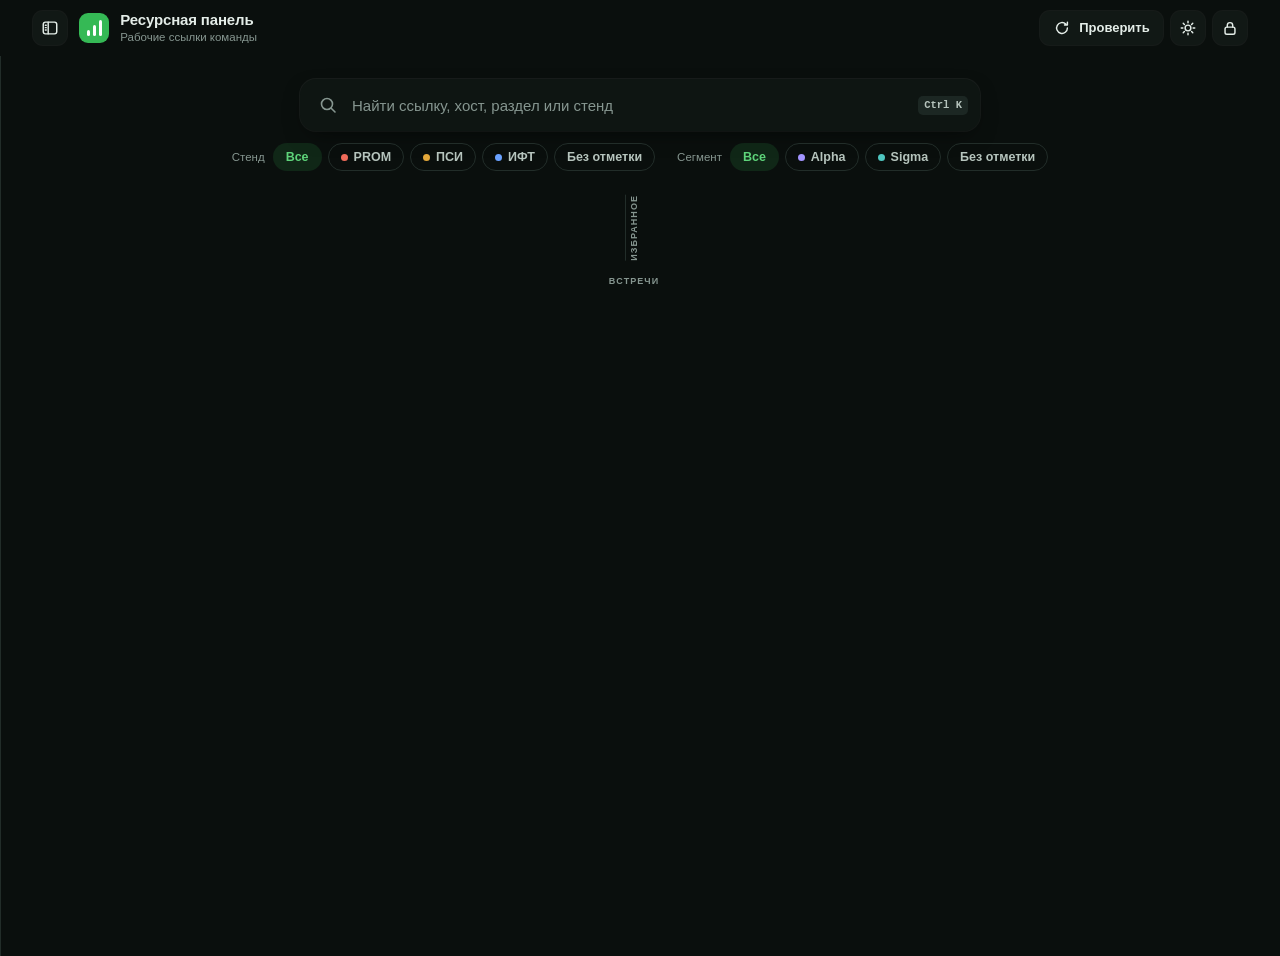
<file: panel-v8/index.html>
<!doctype html>
<html lang="ru" data-theme="dark">
<head>
<meta charset="utf-8">
<meta name="viewport" content="width=device-width, initial-scale=1">
<title>Ресурсная панель</title>
<link rel="icon" href="data:,">
<script>
  /* Тема до первой отрисовки — без вспышки */
  try { if (/light/.test(localStorage.getItem("rp_theme") || "")) document.documentElement.setAttribute("data-theme", "light"); } catch (e) {}
  /* Ошибка разбора links.js: запоминаем текст и строку для экрана ошибки (до загрузки panel.js) */
  window.addEventListener("error", function (e) {
    if (window.RP || !e || e.target !== window) return;
    if (/links\.js$/.test(e.filename || "") || !e.filename) window.RP_LOAD_ERROR = { message: e.message, line: e.lineno };
  });
</script>
<link rel="stylesheet" href="panel.css">
</head>
<body>
<!-- Шапка: бренд слева, справа — сводка доступности и служебные кнопки -->
<header class="top">
  <div class="lead">
    <button class="btn ic" id="gpBtn" type="button" aria-controls="gp"></button>
    <div class="brand">
      <span class="mark" aria-hidden="true"><i></i><i></i><i></i></span>
      <div><b>Ресурсная панель</b><small id="subt">Рабочие ссылки команды</small></div>
    </div>
  </div>
  <div class="acts">
    <div class="sum" id="sum" aria-live="polite"></div>
    <button class="btn" id="refresh" type="button" aria-label="Проверить доступность ссылок"><span id="refIc"></span><span class="bl">Проверить</span><span class="prog"></span></button>
    <button class="btn ic" id="theme" type="button"></button>
    <button class="btn ic" id="lock" type="button" aria-label="Администрирование" aria-haspopup="dialog"></button>
  </div>
</header>

<div class="shell">
<!-- Панель групп: переход к разделу, показ/скрытие разделов в указателе -->
<aside class="gp" id="gp" aria-label="Группы ссылок">
  <div class="gp-in">
    <div class="gp-ttl"><h2 id="gpTtl">Группы</h2><button class="btn ic" type="button" id="gpX" aria-label="Закрыть список групп"></button></div>
    <div class="gp-top">
      <label class="gs"><span id="gsIc"></span><span class="sr">Найти группу</span><input id="gq" type="search" autocomplete="off" spellcheck="false" placeholder="Найти группу"></label>
      <button class="gp-all" id="gpAll" type="button" hidden><span id="gaIc"></span><span>Показать все</span><em id="gaN"></em></button>
    </div>
    <ul class="gp-list" id="gpList"></ul>
    <p class="gp-hint">Клик — перейти к группе<br><kbd>Alt</kbd>+клик — только эта группа</p>
  </div>
</aside>
<div class="main">
<!-- Поиск: фильтрует всю страницу -->
<section class="hero" aria-label="Поиск">
  <div class="omni" id="omni">
    <span id="sIc"></span>
    <label for="q" class="sr">Поиск по ссылкам</label>
    <input id="q" type="search" autocomplete="off" spellcheck="false" placeholder="Найти ссылку, хост, раздел или стенд" role="combobox" aria-expanded="false" aria-controls="idx" aria-autocomplete="list">
    <span class="cnt" id="cnt"></span>
    <kbd id="kbdK">Ctrl K</kbd>
    <button class="clr" id="clr" type="button" aria-label="Очистить поиск"></button>
  </div>
  <div class="filters">
    <div class="fg" role="group" aria-label="Стенд" id="fEnv"><span>Стенд</span></div>
    <div class="fg" role="group" aria-label="Сегмент" id="fSeg"><span>Сегмент</span></div>
  </div>
</section>

<section class="favs" aria-labelledby="favCap">
  <h2 class="cap" id="favCap">Избранное</h2>
  <nav class="dock" id="dock" aria-label="Часто открываемые"></nav>
</section>

<section class="meets" aria-labelledby="meetCap">
  <h2 class="mcap" id="meetCap">Встречи</h2>
  <nav class="mlist" id="meets" aria-label="Встречи Jazz"></nav>
</section>

<main class="idx" id="idx" aria-label="Все ссылки"></main>
</div>
</div>
<div class="gtip glass" id="gtip" aria-hidden="true"></div>

<div class="tip glass" id="tip" role="tooltip" aria-hidden="true"></div>
<div class="scrim" id="scrim"></div>
<div class="modal glass" id="modal" role="dialog" aria-modal="true" aria-labelledby="mTitle"></div>
<aside class="drawer glass" id="drawer" role="dialog" aria-modal="true" aria-labelledby="dTitle"></aside>
<div class="toasts" id="toasts" aria-live="polite"></div>

<!-- Экран ошибки загрузки данных (links.js не найден или содержит ошибку) -->
<div class="rp-err" id="rp-error" role="alert" hidden></div>

<script src="links.js" onerror="window.RP_LINKS_MISSING = true"></script>
<script src="panel.js"></script>
</body>
</html>
</file>
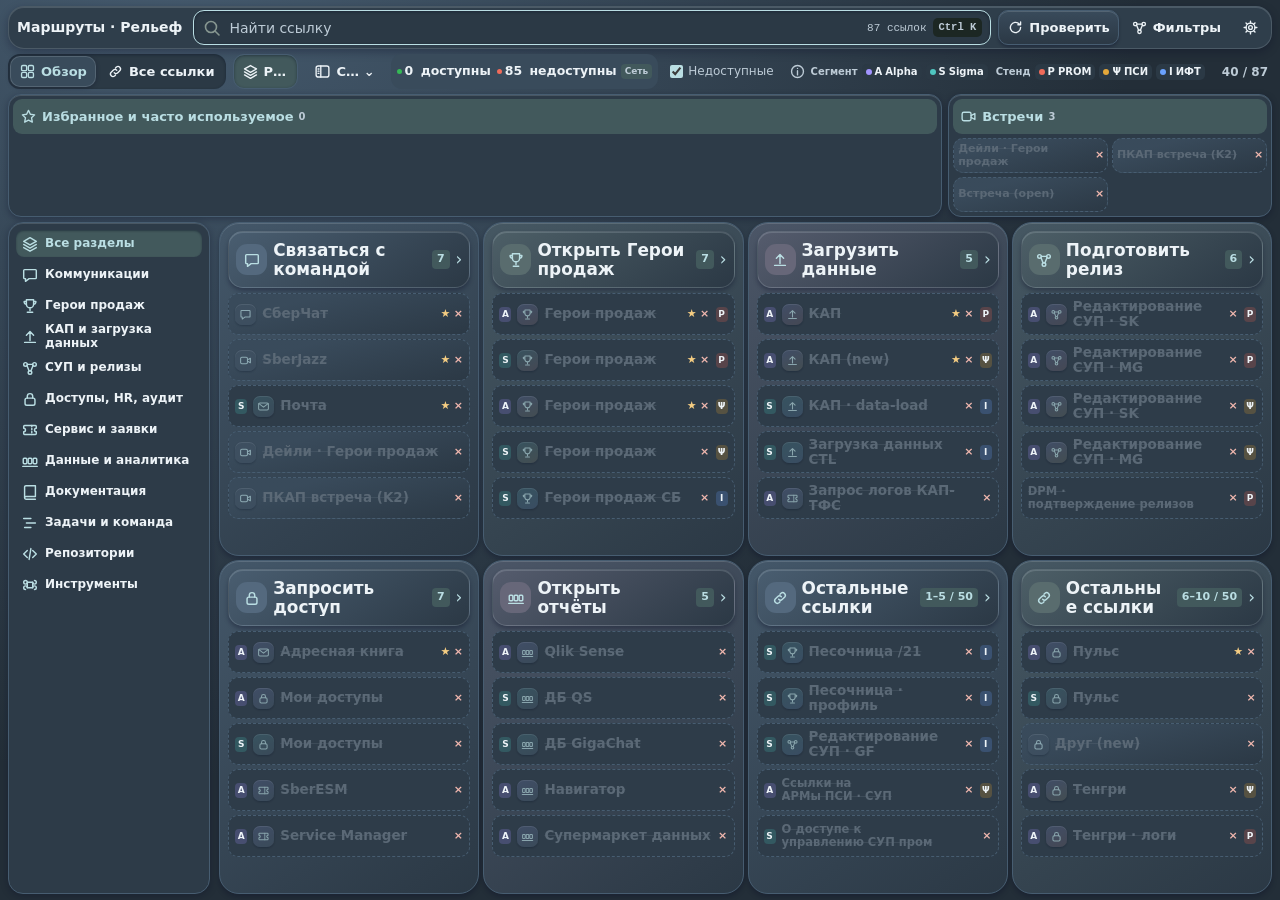
<file: release/index.html>
<!doctype html>
<html lang="ru" data-theme="light">
<head>
<meta charset="utf-8">
<meta name="viewport" content="width=device-width, initial-scale=1">
<title>Ресурсная панель</title>
<link rel="icon" href="data:,">
<script>
  window.addEventListener("error", function (event) {
    if (!window.RP && event.target === window && (/links\.js$/.test(event.filename || "") || !event.filename)) {
      window.RP_LOAD_ERROR = { message: event.message, line: event.lineno };
    }
  });
</script>
<link rel="stylesheet" href="panel.css">
<link rel="stylesheet" href="concepts.css">
<link rel="stylesheet" href="directions.css">
<link rel="stylesheet" href="variations.css">
<link rel="stylesheet" href="relief.css">
</head>
<body data-edition="production" class="prototype" data-concept="relief" data-variation data-marks="glaze">
<a class="skip-link" href="#catalog">К каталогу ссылок</a>
<div class="workspace">
  <header class="gallery">
    <h1 class="relief-brand">Маршруты · Рельеф</h1>
    <span id="subt" hidden></span>
    <button id="relief-switch" class="control preview-only" type="button" data-menu="relief" aria-haspopup="dialog" aria-label="Вариации Рельефа">
      <span data-icon="layers"></span><span id="relief-name" class="wide-label">Стиль</span><span class="relief-chevron" aria-hidden="true">⌄</span>
    </button>
    <div class="omni" id="omni">
      <span id="sIc"></span>
      <label for="q" class="sr">Поиск по ссылкам</label>
      <input id="q" type="search" autocomplete="off" spellcheck="false" placeholder="Найти ссылку" aria-controls="catalog">
      <span class="cnt" id="cnt"></span>
      <kbd id="kbdK">Ctrl K</kbd>
      <button class="clr" id="clr" type="button" aria-label="Очистить поиск"></button>
    </div>
    <div class="gallery-tools">
      <span id="check-slot"><button id="refresh" class="control" type="button" aria-label="Проверить доступность ссылок"><span id="refIc"></span><span class="wide-label">Проверить</span><span class="prog"></span></button></span>
      <button id="effects-button" class="control preview-only" type="button" data-menu="effects" aria-haspopup="dialog"
        aria-label="Эффекты" title="Эффекты"><span data-icon="sparkle"></span><span class="wide-label">Эффекты</span></button>
      <button id="filter-button" class="control" type="button" popovertarget="filter-panel" aria-controls="filter-panel" aria-expanded="false"
        aria-label="Фильтры"><span data-icon="params"></span><span class="wide-label">Фильтры</span><span id="filter-count"></span></button>
      <section id="filter-panel" popover aria-label="Фильтры">
        <div class="filters">
          <div class="fg" role="group" aria-label="Стенд" id="fEnv"><span>Стенд</span></div>
          <div class="fg" role="group" aria-label="Сегмент" id="fSeg"><span>Сегмент</span></div>
        </div>
        <div class="fg" role="group" aria-label="Доступность" id="fAvailability">
          <span>Доступность</span>
          <button class="chip" type="button" data-action="availability" data-id="all" aria-pressed="true">Все</button>
          <button class="chip" type="button" data-action="availability" data-id="up" aria-pressed="false">Доступные</button>
          <button class="chip" type="button" data-action="availability" data-id="down" aria-pressed="false">Недоступные</button>
        </div>
        <button type="button" class="control" data-action="reset">Сбросить поиск и фильтры</button>
      </section>
      <button class="control icon-button preview-only" type="button" data-menu="settings" aria-haspopup="dialog"
        aria-label="Настройки" title="Настройки"><span data-icon="gear"></span></button>
    </div>
  </header>
  <div class="catalog-bar">
    <nav id="views" aria-label="Подборки"></nav>
    <button id="sections-button" class="control" type="button" data-menu="sections" aria-haspopup="dialog" aria-label="Разделы">
      <span data-icon="layers"></span><span id="section-label" class="wide-label">Разделы</span>
    </button>
    <button id="scope" class="control" type="button" data-menu="scope" aria-haspopup="dialog" hidden>
      <span data-icon="panel"></span><span id="scope-label"></span><span aria-hidden="true">⌄</span>
    </button>
    <button id="health-view" class="control" type="button" data-action="view" data-id="health"
      aria-label="Доступность ссылок"><span id="health-readout"><span id="sum" class="sum" aria-live="polite"></span></span><span id="check-mode"></span></button>
    <div class="catalog-options">
      <label id="availability-toggle" title="Показывать недоступные ссылки">
        <input id="show-down" type="checkbox" checked aria-label="Показывать недоступные ссылки">
        <span class="down-label">Недоступные</span><span class="down-icon" aria-hidden="true">×</span>
      </label>
      <button id="contour-guide" class="control" type="button" data-menu="legend" aria-haspopup="dialog"
        aria-label="Цвета и маркировка" title="Цвета и маркировка">
        <span data-icon="info"></span><span class="wide-label legend-label">Цвета</span><span id="inline-contours" aria-hidden="true"></span>
      </button>
    </div>
    <nav class="catalog-pages" aria-label="Страницы каталога">
      <button id="previous-page" class="control icon-button" type="button" data-action="page" data-id="-1" aria-label="Предыдущая страница">‹</button>
      <output id="range" aria-live="polite"></output>
      <button id="next-page" class="control icon-button" type="button" data-action="page" data-id="1" aria-label="Следующая страница">›</button>
    </nav>
  </div>
  <div id="quick-shelf" class="quick-shelf" hidden aria-label="Быстрый доступ">
    <nav id="quick-favorite" class="quick-group" aria-label="Избранное и часто используемое"></nav>
    <nav id="quick-meetings" class="quick-group" aria-label="Встречи"></nav>
  </div>
  <main id="catalog" tabindex="-1" aria-label="Каталог ссылок">
    <nav id="section-rail" aria-label="Разделы" hidden></nav>
    <section id="board" aria-label="Ссылки и разделы">
      <div id="board-mast" hidden></div>
      <div id="board-body"><div id="board-grid"></div></div>
    </section>
  </main>
</div>
<div id="menu" class="menu-sheet" role="dialog" aria-modal="true" aria-labelledby="menu-title">
  <header class="menu-header">
    <button id="settings-back" class="control icon-button" type="button" data-menu="settings" aria-label="Назад к настройкам" hidden>‹</button>
    <h2 id="menu-title"></h2>
    <button id="menu-close" class="control icon-button" type="button" data-action="close-menu" aria-label="Закрыть меню">×</button>
  </header>
  <p id="legend-hint" hidden></p>
  <div id="menu-main">
    <div id="menu-grid"></div>
    <section id="legend-panel" hidden aria-label="Цвета и маркировка">
      <div id="legend-colors"></div>
      <div class="marking-options">
        <label class="control"><input id="contour-codes" type="checkbox"> Коды на кнопках</label>
        <label class="control"><input id="contour-edges" type="checkbox"> Цветная кромка</label>
      </div>
      <p class="legend-status">✓ Доступна · × Недоступна · ◆ Инструмент · – Без проверки · ★ Закреплена</p>
    </section>
    <section id="effects-panel" hidden aria-label="Эффекты кнопок">
      <div id="effect-options" class="effect-options" role="group" aria-label="Выбор эффекта"></div>
      <div class="effect-stage">
        <button id="effect-demo" class="choice" type="button" data-action="replay-effect" data-effect-target
          aria-describedby="effect-hint">
          <span class="choice-icon" data-icon="sparkle"></span><span class="choice-name">Попробовать эффект</span>
        </button>
        <p id="effect-hint" aria-live="polite"></p>
      </div>
    </section>
    <section id="settings-panel" hidden aria-label="Настройки">
      <div class="settings-buttons">
        <button id="theme" class="control icon-button" type="button"></button>
        <button id="lock" class="control icon-button" type="button" aria-label="Администрирование" aria-haspopup="dialog"></button>
        <button id="resetUses" class="control icon-button" type="button" aria-label="Сбросить счётчики открытий"></button>
      </div>
      <label class="sort-control" for="sort">Порядок
        <select id="sort">
          <option value="source">Как в каталоге</option><option value="alpha">По названию</option><option value="usage">По частоте</option>
        </select>
      </label>
      <div class="settings-buttons">
        <button class="control" type="button" data-menu="groups">Видимые разделы</button>
        <a class="control preview-only" href="index.html">Текущий релиз ↗</a>
      </div>
      <label class="preview-only"><input id="live" type="checkbox"> Проверять реальные адреса</label>
      <span id="data-mode"></span><span id="ver" class="production-only"></span>
    </section>
  </div>
  <nav class="menu-pages" aria-label="Страницы меню" hidden>
    <button id="menu-previous" class="control icon-button" type="button" data-action="menu-page" data-id="-1" aria-label="Предыдущая страница меню">‹</button>
    <output id="menu-range" aria-live="polite"></output>
    <button id="menu-next" class="control icon-button" type="button" data-action="menu-page" data-id="1" aria-label="Следующая страница меню">›</button>
  </nav>
</div>
<div class="release-engine" aria-hidden="true" inert>
  <button id="gpBtn" type="button" aria-controls="gp"></button>
  <aside class="gp" id="gp" aria-label="Группы ссылок">
  <div class="gp-in">
    <div class="gp-ttl"><h2 id="gpTtl">Группы</h2><button class="btn ic" type="button" id="gpX" aria-label="Закрыть список групп"></button></div>
    <div class="gp-top">
      <label class="gs"><span id="gsIc"></span><span class="sr">Найти группу</span><input id="gq" type="search" autocomplete="off" spellcheck="false" placeholder="Найти группу"></label>
      <button class="gp-all" id="gpAll" type="button" hidden><span id="gaIc"></span><span>Показать все</span><em id="gaN"></em></button>
    </div>
    <ul class="gp-list" id="gpList"></ul>
    <p class="gp-hint">Клик — перейти к группе<br><kbd>Alt</kbd>+клик — только эта группа</p>
  </div>
</aside>
<section class="favs" aria-labelledby="favCap">
  <h2 class="cap" id="favCap">Избранное</h2>
  <nav class="dock" id="dock" aria-label="Часто открываемые"></nav>
</section>

<section class="meets" aria-labelledby="meetCap">
  <h2 class="mcap" id="meetCap">Встречи</h2>
  <nav class="mlist" id="meets" aria-label="Встречи Jazz"></nav>
</section>

<div class="idx" id="idx"></div>

</div>
<div class="gtip glass" id="gtip" aria-hidden="true"></div>

<div class="tip glass" id="tip" role="tooltip" aria-hidden="true"></div>
<div class="scrim" id="scrim"></div>
<div class="modal glass" id="modal" role="dialog" aria-modal="true" aria-labelledby="mTitle"></div>
<aside class="drawer glass" id="drawer" role="dialog" aria-modal="true" aria-labelledby="dTitle"></aside>
<div class="toasts" id="toasts" aria-live="polite"></div>

<section id="admin-settings" class="production-only" hidden aria-label="Настройки панели">
  <nav class="preference-nav" aria-label="Подразделы настроек">
    <button class="control" type="button" data-preference="appearance">Оформление</button>
    <button class="control" type="button" data-preference="effects">Эффекты</button>
    <button class="control" type="button" data-preference="markings">Маркировка</button>
    <button class="control" type="button" data-preference="general">Тема и порядок</button>
    <button class="control" type="button" data-preference="sections">Видимые разделы</button>
  </nav>
  <div data-preference-pane="appearance">
    <div id="pref-palettes" class="preference-grid" role="group" aria-label="Цветовые палитры"></div>
  </div>
  <div data-preference-pane="effects" hidden></div>
  <div data-preference-pane="markings" hidden>
    <div id="pref-legend" aria-label="Цвета сегментов и стендов"></div>
    <p class="preference-hint">Слева на карточке указан сегмент, справа — стенд.</p>
  </div>
  <div data-preference-pane="general" class="preference-general" hidden>
    <div class="preference-theme" role="group" aria-label="Тема панели">
      <span>Тема</span>
      <button class="control" type="button" data-action="theme" data-id="light"><span data-icon="sun"></span> Светлая</button>
      <button class="control" type="button" data-action="theme" data-id="dark"><span data-icon="moon"></span> Тёмная</button>
    </div>
    <div class="preference-meta"></div>
  </div>
  <div data-preference-pane="sections" hidden>
    <p class="preference-hint">Отмеченные разделы видны в обзоре и меню разделов.</p>
    <div id="pref-sections" class="preference-grid" role="group" aria-label="Видимость разделов"></div>
  </div>
</section>

<!-- Экран ошибки загрузки данных (links.js не найден или содержит ошибку) -->
<div class="rp-err" id="rp-error" role="alert" hidden></div>


<script src="links.js" onerror="window.RP_LINKS_MISSING = true"></script>
<script src="version.js"></script>
<script src="panel.js"></script>
<script src="concepts.js"></script>
<script src="editor-pages.js"></script>
</body>
</html>
</file>
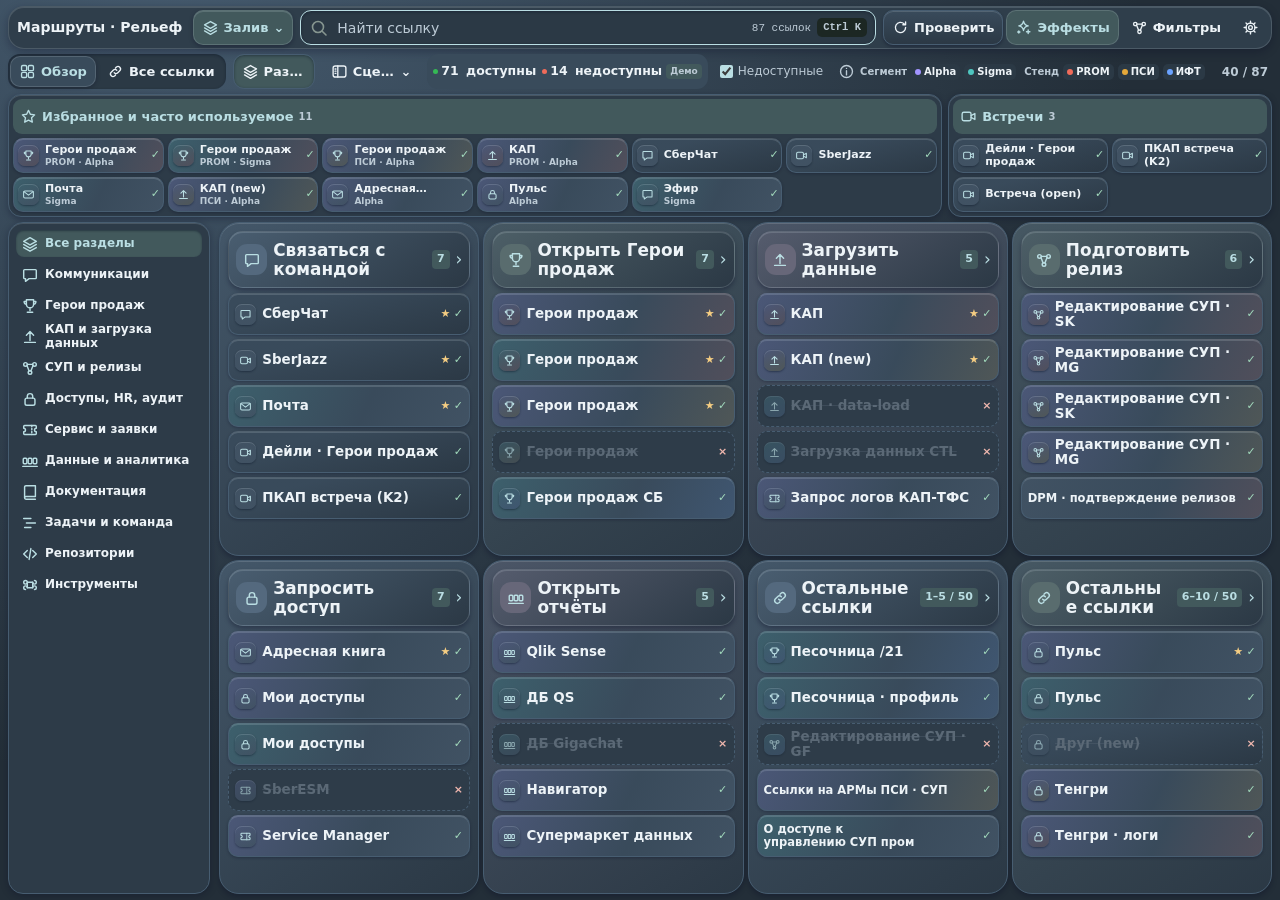
<file: concepts/resource-panel/index.html>
<!doctype html>
<html lang="ru" data-theme="light">
<head>
<meta charset="utf-8">
<meta name="viewport" content="width=device-width, initial-scale=1">
<title>Ресурсная панель</title>
<link rel="icon" href="data:,">
<script>
  window.addEventListener("error", function (event) {
    if (!window.RP && event.target === window && (/links\.js$/.test(event.filename || "") || !event.filename)) {
      window.RP_LOAD_ERROR = { message: event.message, line: event.lineno };
    }
  });
</script>
<link rel="stylesheet" href="../../release/panel.css">
<link rel="stylesheet" href="concepts.css">
<link rel="stylesheet" href="directions.css">
<link rel="stylesheet" href="variations.css">
<link rel="stylesheet" href="relief.css">
</head>
<body class="prototype" data-concept="relief" data-variation data-marks="glaze">
<a class="skip-link" href="#catalog">К каталогу ссылок</a>
<div class="workspace">
  <header class="gallery">
    <h1 class="relief-brand">Маршруты · Рельеф</h1>
    <span id="subt" hidden></span>
    <button id="relief-switch" class="control preview-only" type="button" data-menu="relief" aria-haspopup="dialog" aria-label="Вариации Рельефа">
      <span data-icon="layers"></span><span id="relief-name" class="wide-label">Стиль</span><span class="relief-chevron" aria-hidden="true">⌄</span>
    </button>
    <div class="omni" id="omni">
      <span id="sIc"></span>
      <label for="q" class="sr">Поиск по ссылкам</label>
      <input id="q" type="search" autocomplete="off" spellcheck="false" placeholder="Найти ссылку" aria-controls="catalog">
      <span class="cnt" id="cnt"></span>
      <kbd id="kbdK">Ctrl K</kbd>
      <button class="clr" id="clr" type="button" aria-label="Очистить поиск"></button>
    </div>
    <div class="gallery-tools">
      <span id="check-slot"><button id="refresh" class="control" type="button" aria-label="Проверить доступность ссылок"><span id="refIc"></span><span class="wide-label">Проверить</span><span class="prog"></span></button></span>
      <button id="effects-button" class="control preview-only" type="button" data-menu="effects" aria-haspopup="dialog"
        aria-label="Эффекты" title="Эффекты"><span data-icon="sparkle"></span><span class="wide-label">Эффекты</span></button>
      <button id="filter-button" class="control" type="button" popovertarget="filter-panel" aria-controls="filter-panel" aria-expanded="false"
        aria-label="Фильтры"><span data-icon="params"></span><span class="wide-label">Фильтры</span><span id="filter-count"></span></button>
      <section id="filter-panel" popover aria-label="Фильтры">
        <div class="filters">
          <div class="fg" role="group" aria-label="Стенд" id="fEnv"><span>Стенд</span></div>
          <div class="fg" role="group" aria-label="Сегмент" id="fSeg"><span>Сегмент</span></div>
        </div>
        <div class="fg" role="group" aria-label="Доступность" id="fAvailability">
          <span>Доступность</span>
          <button class="chip" type="button" data-action="availability" data-id="all" aria-pressed="true">Все</button>
          <button class="chip" type="button" data-action="availability" data-id="up" aria-pressed="false">Доступные</button>
          <button class="chip" type="button" data-action="availability" data-id="down" aria-pressed="false">Недоступные</button>
        </div>
        <button type="button" class="control" data-action="reset">Сбросить поиск и фильтры</button>
      </section>
      <button class="control icon-button preview-only" type="button" data-menu="settings" aria-haspopup="dialog"
        aria-label="Настройки" title="Настройки"><span data-icon="gear"></span></button>
    </div>
  </header>
  <div class="catalog-bar">
    <nav id="views" aria-label="Подборки"></nav>
    <button id="sections-button" class="control" type="button" data-menu="sections" aria-haspopup="dialog" aria-label="Разделы">
      <span data-icon="layers"></span><span id="section-label" class="wide-label">Разделы</span>
    </button>
    <button id="scope" class="control" type="button" data-menu="scope" aria-haspopup="dialog" hidden>
      <span data-icon="panel"></span><span id="scope-label"></span><span aria-hidden="true">⌄</span>
    </button>
    <button id="health-view" class="control" type="button" data-action="view" data-id="health"
      aria-label="Доступность ссылок"><span id="health-readout"><span id="sum" class="sum" aria-live="polite"></span></span><span id="check-mode"></span></button>
    <div class="catalog-options">
      <label id="availability-toggle" title="Показывать недоступные ссылки">
        <input id="show-down" type="checkbox" checked aria-label="Показывать недоступные ссылки">
        <span class="down-label">Недоступные</span><span class="down-icon" aria-hidden="true">×</span>
      </label>
      <button id="contour-guide" class="control" type="button" data-menu="legend" aria-haspopup="dialog"
        aria-label="Цвета и маркировка" title="Цвета и маркировка">
        <span data-icon="info"></span><span class="wide-label legend-label">Цвета</span><span id="inline-contours" aria-hidden="true"></span>
      </button>
    </div>
    <nav class="catalog-pages" aria-label="Страницы каталога">
      <button id="previous-page" class="control icon-button" type="button" data-action="page" data-id="-1" aria-label="Предыдущая страница">‹</button>
      <output id="range" aria-live="polite"></output>
      <button id="next-page" class="control icon-button" type="button" data-action="page" data-id="1" aria-label="Следующая страница">›</button>
    </nav>
  </div>
  <div id="quick-shelf" class="quick-shelf" hidden aria-label="Быстрый доступ">
    <nav id="quick-favorite" class="quick-group" aria-label="Избранное и часто используемое"></nav>
    <nav id="quick-meetings" class="quick-group" aria-label="Встречи"></nav>
  </div>
  <main id="catalog" tabindex="-1" aria-label="Каталог ссылок">
    <nav id="section-rail" aria-label="Разделы" hidden></nav>
    <section id="board" aria-label="Ссылки и разделы">
      <div id="board-mast" hidden></div>
      <div id="board-body"><div id="board-grid"></div></div>
    </section>
  </main>
</div>
<div id="menu" class="menu-sheet" role="dialog" aria-modal="true" aria-labelledby="menu-title">
  <header class="menu-header">
    <button id="settings-back" class="control icon-button" type="button" data-menu="settings" aria-label="Назад к настройкам" hidden>‹</button>
    <h2 id="menu-title"></h2>
    <button id="menu-close" class="control icon-button" type="button" data-action="close-menu" aria-label="Закрыть меню">×</button>
  </header>
  <p id="legend-hint" hidden></p>
  <div id="menu-main">
    <div id="menu-grid"></div>
    <section id="legend-panel" hidden aria-label="Цвета и маркировка">
      <div id="legend-colors"></div>
      <div class="marking-options">
        <label class="control"><input id="contour-codes" type="checkbox"> Коды на кнопках</label>
        <label class="control"><input id="contour-edges" type="checkbox"> Цветная кромка</label>
      </div>
      <p class="legend-status">✓ Доступна · × Недоступна · ◆ Инструмент · – Без проверки · ★ Закреплена</p>
    </section>
    <section id="effects-panel" hidden aria-label="Эффекты кнопок">
      <div id="effect-options" class="effect-options" role="group" aria-label="Выбор эффекта"></div>
      <div class="effect-stage">
        <button id="effect-demo" class="choice" type="button" data-action="replay-effect" data-effect-target
          aria-describedby="effect-hint">
          <span class="choice-icon" data-icon="sparkle"></span><span class="choice-name">Попробовать эффект</span>
        </button>
        <p id="effect-hint" aria-live="polite"></p>
      </div>
    </section>
    <section id="settings-panel" hidden aria-label="Настройки">
      <div class="settings-buttons">
        <button id="theme" class="control icon-button" type="button"></button>
        <button id="lock" class="control icon-button" type="button" aria-label="Администрирование" aria-haspopup="dialog"></button>
        <button id="resetUses" class="control icon-button" type="button" aria-label="Сбросить счётчики открытий"></button>
      </div>
      <label class="sort-control" for="sort">Порядок
        <select id="sort">
          <option value="source">Как в каталоге</option><option value="alpha">По названию</option><option value="usage">По частоте</option>
        </select>
      </label>
      <div class="settings-buttons">
        <button class="control" type="button" data-menu="groups">Видимые разделы</button>
        <a class="control preview-only" href="../../release/index.html">Текущий релиз ↗</a>
      </div>
      <label class="preview-only"><input id="live" type="checkbox"> Проверять реальные адреса</label>
      <span id="data-mode"></span><span id="ver" class="production-only"></span>
    </section>
  </div>
  <nav class="menu-pages" aria-label="Страницы меню" hidden>
    <button id="menu-previous" class="control icon-button" type="button" data-action="menu-page" data-id="-1" aria-label="Предыдущая страница меню">‹</button>
    <output id="menu-range" aria-live="polite"></output>
    <button id="menu-next" class="control icon-button" type="button" data-action="menu-page" data-id="1" aria-label="Следующая страница меню">›</button>
  </nav>
</div>
<div class="release-engine" aria-hidden="true" inert>
  <button id="gpBtn" type="button" aria-controls="gp"></button>
  <aside class="gp" id="gp" aria-label="Группы ссылок">
  <div class="gp-in">
    <div class="gp-ttl"><h2 id="gpTtl">Группы</h2><button class="btn ic" type="button" id="gpX" aria-label="Закрыть список групп"></button></div>
    <div class="gp-top">
      <label class="gs"><span id="gsIc"></span><span class="sr">Найти группу</span><input id="gq" type="search" autocomplete="off" spellcheck="false" placeholder="Найти группу"></label>
      <button class="gp-all" id="gpAll" type="button" hidden><span id="gaIc"></span><span>Показать все</span><em id="gaN"></em></button>
    </div>
    <ul class="gp-list" id="gpList"></ul>
    <p class="gp-hint">Клик — перейти к группе<br><kbd>Alt</kbd>+клик — только эта группа</p>
  </div>
</aside>
<section class="favs" aria-labelledby="favCap">
  <h2 class="cap" id="favCap">Избранное</h2>
  <nav class="dock" id="dock" aria-label="Часто открываемые"></nav>
</section>

<section class="meets" aria-labelledby="meetCap">
  <h2 class="mcap" id="meetCap">Встречи</h2>
  <nav class="mlist" id="meets" aria-label="Встречи Jazz"></nav>
</section>

<div class="idx" id="idx"></div>

</div>
<div class="gtip glass" id="gtip" aria-hidden="true"></div>

<div class="tip glass" id="tip" role="tooltip" aria-hidden="true"></div>
<div class="scrim" id="scrim"></div>
<div class="modal glass" id="modal" role="dialog" aria-modal="true" aria-labelledby="mTitle"></div>
<aside class="drawer glass" id="drawer" role="dialog" aria-modal="true" aria-labelledby="dTitle"></aside>
<div class="toasts" id="toasts" aria-live="polite"></div>

<section id="admin-settings" class="production-only" hidden aria-label="Настройки панели">
  <nav class="preference-nav" aria-label="Подразделы настроек">
    <button class="control" type="button" data-preference="appearance">Оформление</button>
    <button class="control" type="button" data-preference="effects">Эффекты</button>
    <button class="control" type="button" data-preference="markings">Маркировка</button>
    <button class="control" type="button" data-preference="general">Тема и порядок</button>
    <button class="control" type="button" data-preference="sections">Видимые разделы</button>
  </nav>
  <div data-preference-pane="appearance">
    <div id="pref-palettes" class="preference-grid" role="group" aria-label="Цветовые палитры"></div>
  </div>
  <div data-preference-pane="effects" hidden></div>
  <div data-preference-pane="markings" hidden>
    <div id="pref-legend" aria-label="Цвета сегментов и стендов"></div>
    <p class="preference-hint">Слева на карточке указан сегмент, справа — стенд.</p>
  </div>
  <div data-preference-pane="general" class="preference-general" hidden>
    <div class="preference-theme" role="group" aria-label="Тема панели">
      <span>Тема</span>
      <button class="control" type="button" data-action="theme" data-id="light"><span data-icon="sun"></span> Светлая</button>
      <button class="control" type="button" data-action="theme" data-id="dark"><span data-icon="moon"></span> Тёмная</button>
    </div>
    <div class="preference-meta"></div>
  </div>
  <div data-preference-pane="sections" hidden>
    <p class="preference-hint">Отмеченные разделы видны в обзоре и меню разделов.</p>
    <div id="pref-sections" class="preference-grid" role="group" aria-label="Видимость разделов"></div>
  </div>
</section>

<!-- Экран ошибки загрузки данных (links.js не найден или содержит ошибку) -->
<div class="rp-err" id="rp-error" role="alert" hidden></div>


<script src="../../release/links.js" onerror="window.RP_LINKS_MISSING = true"></script>
<script src="../../release/version.js"></script>
<script src="../../release/panel.js"></script>
<script src="concepts.js"></script>
<script src="editor-pages.js"></script>
</body>
</html>
</file>
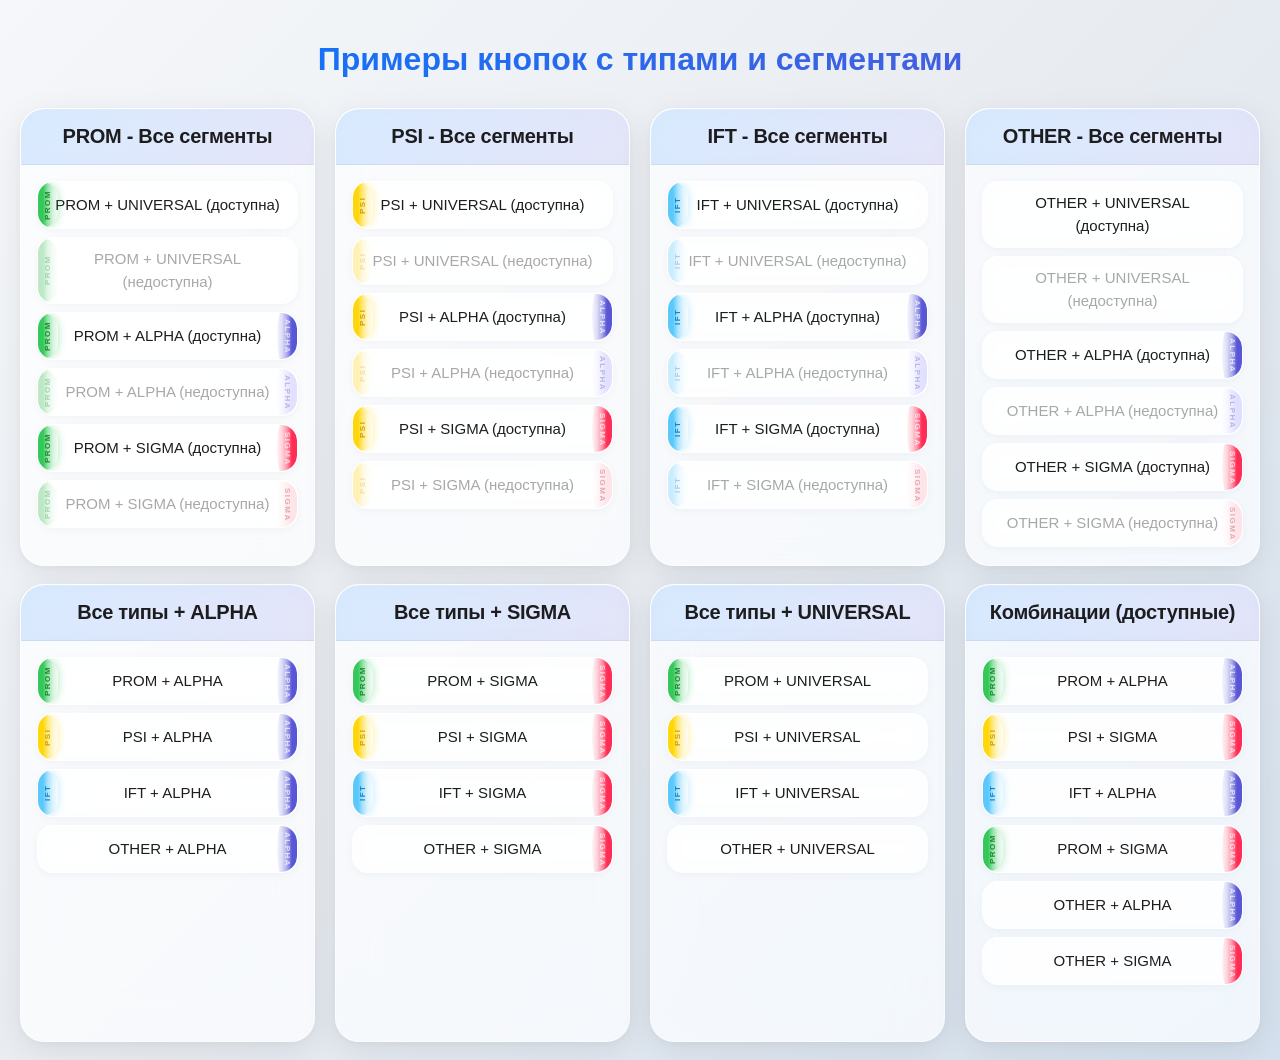
<file: button-types-preview.html>
<!DOCTYPE html>
<html lang="ru">
<head>
    <meta charset="UTF-8">
    <meta name="viewport" content="width=device-width, initial-scale=1.0">
    <title>Пример дизайна кнопок с типами и сегментами</title>
    <style>
        :root {
            --glass-bg-gradient: linear-gradient(135deg, #f5f7fa 0%, #e8ecf1 50%, #d4e0ed 100%);
            --glass-white: rgba(255, 255, 255, 0.7);
            --glass-white-light: rgba(255, 255, 255, 0.6);
            --glass-white-border: rgba(255, 255, 255, 0.5);
            --glass-white-border-light: rgba(255, 255, 255, 0.4);
            --glass-text: #1d1d1f;
            --glass-blue: #007AFF;
            --glass-blue-light: rgba(0, 122, 255, 0.15);
            --glass-blue-border: rgba(0, 122, 255, 0.3);
            --glass-purple: #5856D6;
            --glass-header-bg: linear-gradient(135deg, rgba(0, 122, 255, 0.15) 0%, rgba(88, 86, 214, 0.15) 100%);
            --glass-shadow: 0 8px 32px rgba(0, 0, 0, 0.08), 0 2px 8px rgba(0, 0, 0, 0.04), inset 0 1px 0 rgba(255, 255, 255, 0.9);
            --glass-card-shadow: 0 2px 8px rgba(0, 0, 0, 0.04), inset 0 1px 0 rgba(255, 255, 255, 0.8);
            --glass-card-shadow-hover: 0 4px 16px rgba(0, 122, 255, 0.2), inset 0 1px 0 rgba(255, 255, 255, 0.9);
        }

        body {
            background: var(--glass-bg-gradient);
            color: var(--glass-text);
            font-family: -apple-system, BlinkMacSystemFont, 'Segoe UI', Roboto, 'Helvetica Neue', Arial, sans-serif;
            margin: 0;
            padding: 20px;
            min-height: 100vh;
        }

        .container {
            max-width: 1400px;
            margin: 0 auto;
        }

        h1 {
            text-align: center;
            font-size: 32px;
            margin-bottom: 30px;
            background: linear-gradient(135deg, #007AFF 0%, #5856D6 100%);
            -webkit-background-clip: text;
            background-clip: text;
            -webkit-text-fill-color: transparent;
        }

        .groups-container {
            display: grid;
            grid-template-columns: repeat(4, 1fr);
            grid-auto-rows: 1fr;
            gap: 20px;
            width: 100%;
        }

        .ios-group {
            display: flex;
            flex-direction: column;
            background: var(--glass-white);
            backdrop-filter: blur(20px) saturate(180%);
            -webkit-backdrop-filter: blur(20px) saturate(180%);
            border-radius: 24px;
            border: 1px solid var(--glass-white-border);
            box-shadow: var(--glass-shadow);
            overflow: hidden;
            min-width: 0;
            min-height: 0;
            height: 100%;
        }

        .ios-group-header {
            font-weight: 600;
            font-size: 20px;
            color: var(--glass-text);
            padding: 16px 20px;
            background: var(--glass-header-bg);
            backdrop-filter: blur(10px);
            -webkit-backdrop-filter: blur(10px);
            text-align: center;
            user-select: none;
            flex-shrink: 0;
            border-bottom: 1px solid rgba(0, 0, 0, 0.05);
            letter-spacing: -0.3px;
        }

        .ios-group-cards {
            display: flex;
            flex-direction: column;
            gap: 8px;
            padding: 16px;
            flex: 1 1 auto;
            min-height: 0;
            overflow-y: auto;
        }

        /* Базовые стили кнопки */
        .ios-card {
            display: flex;
            align-items: center;
            justify-content: center;
            width: 100%;
            box-sizing: border-box;
            background: var(--glass-white-light);
            backdrop-filter: blur(10px) saturate(150%);
            -webkit-backdrop-filter: blur(10px) saturate(150%);
            border: 1px solid var(--glass-white-border-light);
            border-radius: 16px;
            margin: 0;
            font-size: 15px;
            min-height: 48px;
            max-height: 96px;
            padding: 10px 14px;
            font-weight: 500;
            box-shadow: var(--glass-card-shadow);
            transition: all 0.25s cubic-bezier(0.4, 0, 0.2, 1);
            text-decoration: none;
            color: var(--glass-text);
            cursor: pointer;
            position: relative;
            outline: none;
            flex-shrink: 0;
            text-align: center;
            word-wrap: break-word;
            overflow-wrap: break-word;
            line-height: 1.5;
            overflow: hidden;
        }

        .ios-card:hover {
            background: var(--glass-blue-light);
            border-color: var(--glass-blue-border);
            transform: scale(1.02);
            box-shadow: var(--glass-card-shadow-hover);
        }

        .ios-card-title {
            color: inherit;
            font-weight: 500;
            font-size: inherit;
            text-align: center;
            display: -webkit-box;
            -webkit-line-clamp: 3;
            line-clamp: 3;
            -webkit-box-orient: vertical;
            overflow: hidden;
            text-overflow: ellipsis;
            flex: 1 1 auto;
            line-height: 1.5;
            word-wrap: break-word;
            overflow-wrap: break-word;
            width: 100%;
        }

        .ios-card-title.unavailable {
            color: #6e6e73;
            opacity: 0.6;
        }

        /* Градиентная полоска слева для типов кнопок */
        .ios-card::before {
            content: '';
            position: absolute;
            left: 0;
            top: 0;
            bottom: 0;
            width: 20px;
            border-radius: 16px 0 0 16px;
            z-index: 1;
            transition: all 0.25s cubic-bezier(0.4, 0, 0.2, 1);
            clip-path: ellipse(20px 100% at 10px 50%);
        }

        /* Текст на полоске слева (типы) */
        .ios-card.type-prom::before,
        .ios-card.type-psi::before,
        .ios-card.type-ift::before {
            display: flex;
            align-items: center;
            justify-content: center;
        }

        .ios-card.type-prom::before {
            content: 'PROM';
        }

        .ios-card.type-psi::before {
            content: 'PSI';
        }

        .ios-card.type-ift::before {
            content: 'IFT';
        }

        /* PROM - Зелено-салатовые оттенки */
        .ios-card.type-prom.available::before {
            background: linear-gradient(90deg, rgba(52, 199, 89, 0.05) 0%, rgba(52, 199, 89, 0.2) 25%, rgba(52, 199, 89, 0.5) 50%, #34C759 75%, #34C759 100%);
            box-shadow: 0 0 8px rgba(52, 199, 89, 0.4);
            color: rgba(15, 130, 35, 0.9);
            font-size: 8px;
            font-weight: 700;
            writing-mode: vertical-rl;
            text-orientation: mixed;
            letter-spacing: 1.5px;
            transform: rotate(180deg);
        }

        .ios-card.type-prom.unavailable::before {
            background: linear-gradient(90deg, rgba(142, 217, 159, 0.03) 0%, rgba(142, 217, 159, 0.15) 25%, rgba(142, 217, 159, 0.4) 50%, #8FD99F 75%, #8FD99F 100%);
            opacity: 0.6;
            color: rgba(50, 160, 70, 0.65);
            font-size: 8px;
            font-weight: 700;
            writing-mode: vertical-rl;
            text-orientation: mixed;
            letter-spacing: 1.5px;
            transform: rotate(180deg);
        }

        /* PSI - Желто-сиреневые */
        .ios-card.type-psi.available::before {
            background: linear-gradient(90deg, rgba(255, 214, 10, 0.05) 0%, rgba(255, 214, 10, 0.2) 25%, rgba(255, 214, 10, 0.5) 50%, #FFD60A 75%, #FFD60A 100%);
            box-shadow: 0 0 8px rgba(255, 214, 10, 0.4);
            color: rgba(200, 150, 0, 0.9);
            font-size: 8px;
            font-weight: 700;
            writing-mode: vertical-rl;
            text-orientation: mixed;
            letter-spacing: 1.5px;
            transform: rotate(180deg);
        }

        .ios-card.type-psi.unavailable::before {
            background: linear-gradient(90deg, rgba(255, 230, 128, 0.03) 0%, rgba(255, 230, 128, 0.15) 25%, rgba(255, 230, 128, 0.4) 50%, #FFE680 75%, #FFE680 100%);
            opacity: 0.6;
            color: rgba(220, 180, 40, 0.65);
            font-size: 8px;
            font-weight: 700;
            writing-mode: vertical-rl;
            text-orientation: mixed;
            letter-spacing: 1.5px;
            transform: rotate(180deg);
        }

        /* IFT - Бледно-голубые */
        .ios-card.type-ift.available::before {
            background: linear-gradient(90deg, rgba(90, 200, 250, 0.05) 0%, rgba(90, 200, 250, 0.2) 25%, rgba(90, 200, 250, 0.5) 50%, #5AC8FA 75%, #5AC8FA 100%);
            box-shadow: 0 0 8px rgba(90, 200, 250, 0.4);
            color: rgba(0, 120, 200, 0.9);
            font-size: 8px;
            font-weight: 700;
            writing-mode: vertical-rl;
            text-orientation: mixed;
            letter-spacing: 1.5px;
            transform: rotate(180deg);
        }

        .ios-card.type-ift.unavailable::before {
            background: linear-gradient(90deg, rgba(168, 224, 255, 0.03) 0%, rgba(168, 224, 255, 0.15) 25%, rgba(168, 224, 255, 0.4) 50%, #A8E0FF 75%, #A8E0FF 100%);
            opacity: 0.6;
            color: rgba(60, 140, 210, 0.65);
            font-size: 8px;
            font-weight: 700;
            writing-mode: vertical-rl;
            text-orientation: mixed;
            letter-spacing: 1.5px;
            transform: rotate(180deg);
        }

        /* OTHER - без раскраски */
        .ios-card.type-other::before {
            display: none;
        }

        /* Градиентная полоска справа для сегментов сети */
        .ios-card::after {
            content: '';
            position: absolute;
            right: 0;
            top: 0;
            bottom: 0;
            width: 20px;
            border-radius: 0 16px 16px 0;
            z-index: 1;
            transition: all 0.25s cubic-bezier(0.4, 0, 0.2, 1);
            clip-path: ellipse(20px 100% at 100% 50%);
        }

        /* Текст на полоске справа (сегменты) */
        .ios-card.segment-alpha::after,
        .ios-card.segment-sigma::after {
            display: flex;
            align-items: center;
            justify-content: center;
        }

        .ios-card.segment-alpha::after {
            content: 'ALPHA';
        }

        .ios-card.segment-sigma::after {
            content: 'SIGMA';
        }

        /* SIGMA - Пурпурно-розовый градиент (справа, от яркого к тусклому) */
        .ios-card.segment-sigma.available::after {
            background: linear-gradient(90deg, rgba(255, 45, 85, 0.05) 0%, rgba(255, 45, 85, 0.2) 25%, rgba(255, 45, 85, 0.5) 50%, #FF2D55 75%, #FF2D55 100%);
            box-shadow: 0 0 8px rgba(255, 45, 85, 0.4);
            color: rgba(255, 255, 255, 0.7);
            font-size: 8px;
            font-weight: 700;
            writing-mode: vertical-rl;
            text-orientation: mixed;
            letter-spacing: 1.5px;
        }

        .ios-card.segment-sigma.unavailable::after {
            background: linear-gradient(90deg, rgba(255, 182, 193, 0.03) 0%, rgba(255, 182, 193, 0.15) 25%, rgba(255, 182, 193, 0.4) 50%, rgba(255, 182, 193, 0.6) 75%, rgba(255, 182, 193, 0.6) 100%);
            opacity: 0.6;
            color: rgba(200, 80, 100, 0.8);
            font-size: 8px;
            font-weight: 700;
            writing-mode: vertical-rl;
            text-orientation: mixed;
            letter-spacing: 1.5px;
        }

        /* ALPHA - Фиолетово-индиго градиент (справа, от яркого к тусклому) */
        .ios-card.segment-alpha.available::after {
            background: linear-gradient(90deg, rgba(88, 86, 214, 0.05) 0%, rgba(88, 86, 214, 0.2) 25%, rgba(88, 86, 214, 0.5) 50%, #5856D6 75%, #5856D6 100%);
            box-shadow: 0 0 8px rgba(88, 86, 214, 0.4);
            color: rgba(255, 255, 255, 0.7);
            font-size: 8px;
            font-weight: 700;
            writing-mode: vertical-rl;
            text-orientation: mixed;
            letter-spacing: 1.5px;
        }

        .ios-card.segment-alpha.unavailable::after {
            background: linear-gradient(90deg, rgba(175, 170, 255, 0.03) 0%, rgba(175, 170, 255, 0.15) 25%, rgba(175, 170, 255, 0.4) 50%, rgba(175, 170, 255, 0.6) 75%, rgba(175, 170, 255, 0.6) 100%);
            opacity: 0.6;
            color: rgba(120, 110, 200, 0.8);
            font-size: 8px;
            font-weight: 700;
            writing-mode: vertical-rl;
            text-orientation: mixed;
            letter-spacing: 1.5px;
        }

        /* UNIVERSAL - без раскраски */
        .ios-card.segment-universal::after {
            display: none;
        }

        @media (max-width: 1200px) {
            .groups-container {
                grid-template-columns: repeat(2, 1fr);
            }
        }

        @media (max-width: 600px) {
            .groups-container {
                grid-template-columns: repeat(1, 1fr);
            }
        }
    </style>
</head>
<body>
    <div class="container">
        <h1>Примеры кнопок с типами и сегментами</h1>

        <div class="groups-container">
            <!-- Группа 1: PROM с разными сегментами -->
            <div class="ios-group">
                <div class="ios-group-header">PROM - Все сегменты</div>
                <div class="ios-group-cards">
                    <div class="ios-card type-prom segment-universal available">
                        <span class="ios-card-title">PROM + UNIVERSAL (доступна)</span>
                    </div>
                    <div class="ios-card type-prom segment-universal unavailable">
                        <span class="ios-card-title unavailable">PROM + UNIVERSAL (недоступна)</span>
                    </div>
                    <div class="ios-card type-prom segment-alpha available">
                        <span class="ios-card-title">PROM + ALPHA (доступна)</span>
                    </div>
                    <div class="ios-card type-prom segment-alpha unavailable">
                        <span class="ios-card-title unavailable">PROM + ALPHA (недоступна)</span>
                    </div>
                    <div class="ios-card type-prom segment-sigma available">
                        <span class="ios-card-title">PROM + SIGMA (доступна)</span>
                    </div>
                    <div class="ios-card type-prom segment-sigma unavailable">
                        <span class="ios-card-title unavailable">PROM + SIGMA (недоступна)</span>
                    </div>
                </div>
            </div>

            <!-- Группа 2: PSI с разными сегментами -->
            <div class="ios-group">
                <div class="ios-group-header">PSI - Все сегменты</div>
                <div class="ios-group-cards">
                    <div class="ios-card type-psi segment-universal available">
                        <span class="ios-card-title">PSI + UNIVERSAL (доступна)</span>
                    </div>
                    <div class="ios-card type-psi segment-universal unavailable">
                        <span class="ios-card-title unavailable">PSI + UNIVERSAL (недоступна)</span>
                    </div>
                    <div class="ios-card type-psi segment-alpha available">
                        <span class="ios-card-title">PSI + ALPHA (доступна)</span>
                    </div>
                    <div class="ios-card type-psi segment-alpha unavailable">
                        <span class="ios-card-title unavailable">PSI + ALPHA (недоступна)</span>
                    </div>
                    <div class="ios-card type-psi segment-sigma available">
                        <span class="ios-card-title">PSI + SIGMA (доступна)</span>
                    </div>
                    <div class="ios-card type-psi segment-sigma unavailable">
                        <span class="ios-card-title unavailable">PSI + SIGMA (недоступна)</span>
                    </div>
                </div>
            </div>

            <!-- Группа 3: IFT с разными сегментами -->
            <div class="ios-group">
                <div class="ios-group-header">IFT - Все сегменты</div>
                <div class="ios-group-cards">
                    <div class="ios-card type-ift segment-universal available">
                        <span class="ios-card-title">IFT + UNIVERSAL (доступна)</span>
                    </div>
                    <div class="ios-card type-ift segment-universal unavailable">
                        <span class="ios-card-title unavailable">IFT + UNIVERSAL (недоступна)</span>
                    </div>
                    <div class="ios-card type-ift segment-alpha available">
                        <span class="ios-card-title">IFT + ALPHA (доступна)</span>
                    </div>
                    <div class="ios-card type-ift segment-alpha unavailable">
                        <span class="ios-card-title unavailable">IFT + ALPHA (недоступна)</span>
                    </div>
                    <div class="ios-card type-ift segment-sigma available">
                        <span class="ios-card-title">IFT + SIGMA (доступна)</span>
                    </div>
                    <div class="ios-card type-ift segment-sigma unavailable">
                        <span class="ios-card-title unavailable">IFT + SIGMA (недоступна)</span>
                    </div>
                </div>
            </div>

            <!-- Группа 4: OTHER с разными сегментами -->
            <div class="ios-group">
                <div class="ios-group-header">OTHER - Все сегменты</div>
                <div class="ios-group-cards">
                    <div class="ios-card type-other segment-universal available">
                        <span class="ios-card-title">OTHER + UNIVERSAL (доступна)</span>
                    </div>
                    <div class="ios-card type-other segment-universal unavailable">
                        <span class="ios-card-title unavailable">OTHER + UNIVERSAL (недоступна)</span>
                    </div>
                    <div class="ios-card type-other segment-alpha available">
                        <span class="ios-card-title">OTHER + ALPHA (доступна)</span>
                    </div>
                    <div class="ios-card type-other segment-alpha unavailable">
                        <span class="ios-card-title unavailable">OTHER + ALPHA (недоступна)</span>
                    </div>
                    <div class="ios-card type-other segment-sigma available">
                        <span class="ios-card-title">OTHER + SIGMA (доступна)</span>
                    </div>
                    <div class="ios-card type-other segment-sigma unavailable">
                        <span class="ios-card-title unavailable">OTHER + SIGMA (недоступна)</span>
                    </div>
                </div>
            </div>

            <!-- Группа 5: Все типы с ALPHA -->
            <div class="ios-group">
                <div class="ios-group-header">Все типы + ALPHA</div>
                <div class="ios-group-cards">
                    <div class="ios-card type-prom segment-alpha available">
                        <span class="ios-card-title">PROM + ALPHA</span>
                    </div>
                    <div class="ios-card type-psi segment-alpha available">
                        <span class="ios-card-title">PSI + ALPHA</span>
                    </div>
                    <div class="ios-card type-ift segment-alpha available">
                        <span class="ios-card-title">IFT + ALPHA</span>
                    </div>
                    <div class="ios-card type-other segment-alpha available">
                        <span class="ios-card-title">OTHER + ALPHA</span>
                    </div>
                </div>
            </div>

            <!-- Группа 6: Все типы с SIGMA -->
            <div class="ios-group">
                <div class="ios-group-header">Все типы + SIGMA</div>
                <div class="ios-group-cards">
                    <div class="ios-card type-prom segment-sigma available">
                        <span class="ios-card-title">PROM + SIGMA</span>
                    </div>
                    <div class="ios-card type-psi segment-sigma available">
                        <span class="ios-card-title">PSI + SIGMA</span>
                    </div>
                    <div class="ios-card type-ift segment-sigma available">
                        <span class="ios-card-title">IFT + SIGMA</span>
                    </div>
                    <div class="ios-card type-other segment-sigma available">
                        <span class="ios-card-title">OTHER + SIGMA</span>
                    </div>
                </div>
            </div>

            <!-- Группа 7: Все типы с UNIVERSAL -->
            <div class="ios-group">
                <div class="ios-group-header">Все типы + UNIVERSAL</div>
                <div class="ios-group-cards">
                    <div class="ios-card type-prom segment-universal available">
                        <span class="ios-card-title">PROM + UNIVERSAL</span>
                    </div>
                    <div class="ios-card type-psi segment-universal available">
                        <span class="ios-card-title">PSI + UNIVERSAL</span>
                    </div>
                    <div class="ios-card type-ift segment-universal available">
                        <span class="ios-card-title">IFT + UNIVERSAL</span>
                    </div>
                    <div class="ios-card type-other segment-universal available">
                        <span class="ios-card-title">OTHER + UNIVERSAL</span>
                    </div>
                </div>
            </div>

            <!-- Группа 8: Комбинации (доступные) -->
            <div class="ios-group">
                <div class="ios-group-header">Комбинации (доступные)</div>
                <div class="ios-group-cards">
                    <div class="ios-card type-prom segment-alpha available">
                        <span class="ios-card-title">PROM + ALPHA</span>
                    </div>
                    <div class="ios-card type-psi segment-sigma available">
                        <span class="ios-card-title">PSI + SIGMA</span>
                    </div>
                    <div class="ios-card type-ift segment-alpha available">
                        <span class="ios-card-title">IFT + ALPHA</span>
                    </div>
                    <div class="ios-card type-prom segment-sigma available">
                        <span class="ios-card-title">PROM + SIGMA</span>
                    </div>
                    <div class="ios-card type-other segment-alpha available">
                        <span class="ios-card-title">OTHER + ALPHA</span>
                    </div>
                    <div class="ios-card type-other segment-sigma available">
                        <span class="ios-card-title">OTHER + SIGMA</span>
                    </div>
                </div>
            </div>
        </div>
    </div>
</body>
</html>
</file>
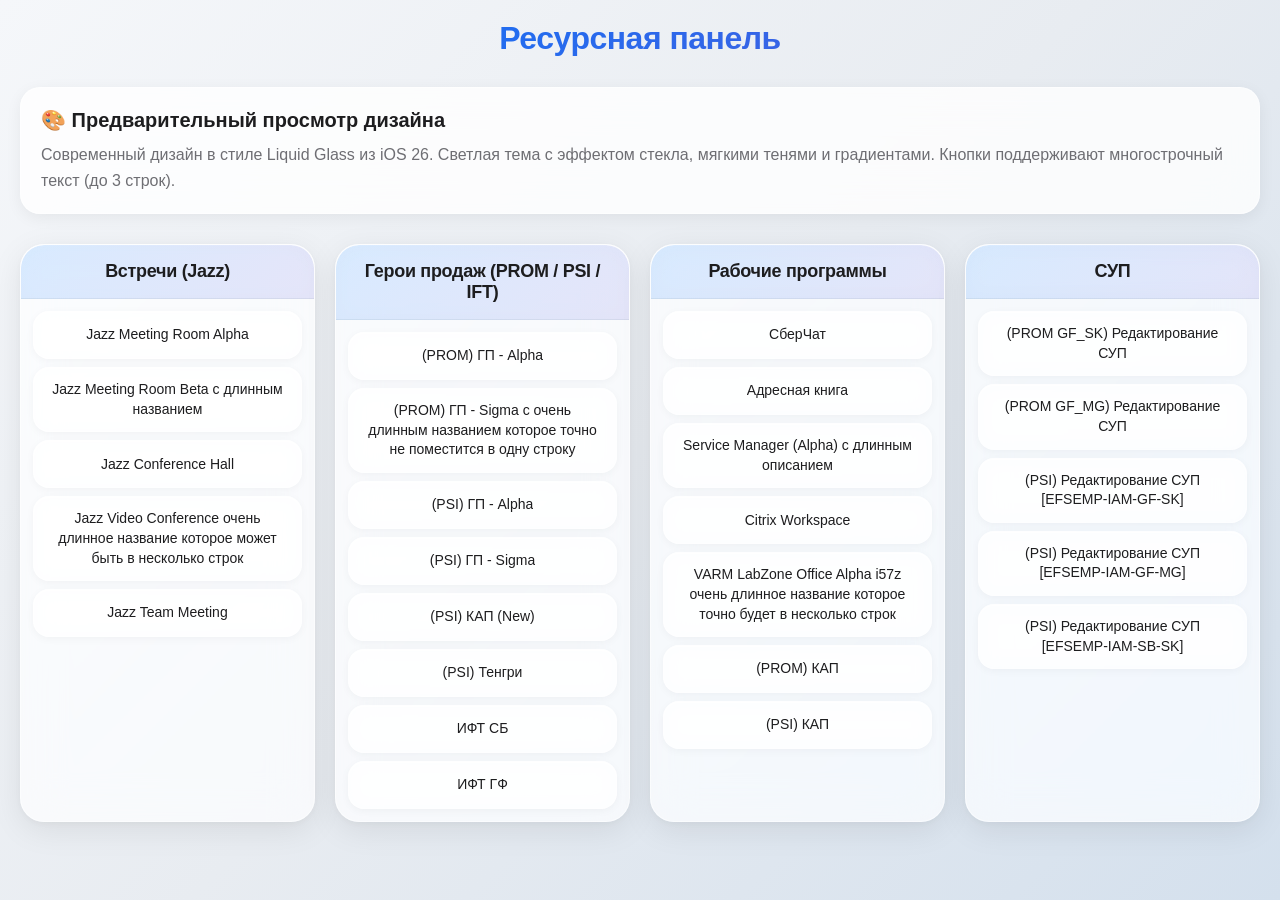
<file: design-preview.html>
<!DOCTYPE html>
<html lang="ru">
<head>
    <meta charset="UTF-8">
    <meta name="viewport" content="width=device-width, initial-scale=1.0">
    <title>Предварительный просмотр дизайна - Liquid Glass iOS 26</title>
    <style>
        * {
            margin: 0;
            padding: 0;
            box-sizing: border-box;
        }

        body {
            font-family: -apple-system, BlinkMacSystemFont, 'Segoe UI', Roboto, 'Helvetica Neue', Arial, sans-serif;
            background: linear-gradient(135deg, #f5f7fa 0%, #e8ecf1 50%, #d4e0ed 100%);
            min-height: 100vh;
            padding: 20px;
            color: #1d1d1f;
        }

        .container {
            max-width: 1400px;
            margin: 0 auto;
        }

        .title {
            text-align: center;
            font-size: 32px;
            font-weight: 700;
            color: #1d1d1f;
            margin-bottom: 30px;
            letter-spacing: -0.5px;
            background: linear-gradient(135deg, #007AFF 0%, #5856D6 100%);
            -webkit-background-clip: text;
            -webkit-text-fill-color: transparent;
            background-clip: text;
        }

        .groups-container {
            display: grid;
            grid-template-columns: repeat(4, 1fr);
            gap: 20px;
            margin-bottom: 30px;
        }

        /* Liquid Glass группа */
        .glass-group {
            background: rgba(255, 255, 255, 0.7);
            backdrop-filter: blur(20px) saturate(180%);
            -webkit-backdrop-filter: blur(20px) saturate(180%);
            border-radius: 24px;
            border: 1px solid rgba(255, 255, 255, 0.5);
            box-shadow: 
                0 8px 32px rgba(0, 0, 0, 0.08),
                0 2px 8px rgba(0, 0, 0, 0.04),
                inset 0 1px 0 rgba(255, 255, 255, 0.9);
            overflow: hidden;
            display: flex;
            flex-direction: column;
            min-height: 400px;
            transition: transform 0.3s ease, box-shadow 0.3s ease;
        }

        .glass-group:hover {
            transform: translateY(-2px);
            box-shadow: 
                0 12px 40px rgba(0, 0, 0, 0.12),
                0 4px 12px rgba(0, 0, 0, 0.06),
                inset 0 1px 0 rgba(255, 255, 255, 0.9);
        }

        /* Заголовок группы */
        .glass-group-header {
            background: linear-gradient(135deg, rgba(0, 122, 255, 0.15) 0%, rgba(88, 86, 214, 0.15) 100%);
            backdrop-filter: blur(10px);
            -webkit-backdrop-filter: blur(10px);
            padding: 16px 20px;
            font-size: 18px;
            font-weight: 600;
            color: #1d1d1f;
            text-align: center;
            border-bottom: 1px solid rgba(0, 0, 0, 0.05);
            letter-spacing: -0.3px;
        }

        /* Контейнер карточек */
        .glass-group-cards {
            flex: 1;
            padding: 12px;
            display: flex;
            flex-direction: column;
            gap: 8px;
            overflow-y: auto;
            overflow-x: hidden;
        }

        /* Liquid Glass кнопка-карточка */
        .glass-card {
            background: rgba(255, 255, 255, 0.6);
            backdrop-filter: blur(10px) saturate(150%);
            -webkit-backdrop-filter: blur(10px) saturate(150%);
            border: 1px solid rgba(255, 255, 255, 0.4);
            border-radius: 16px;
            padding: 12px 16px;
            text-decoration: none;
            color: #1d1d1f;
            font-size: 14px;
            font-weight: 500;
            line-height: 1.4;
            min-height: 48px;
            display: flex;
            align-items: center;
            justify-content: center;
            text-align: center;
            transition: all 0.25s cubic-bezier(0.4, 0, 0.2, 1);
            box-shadow: 
                0 2px 8px rgba(0, 0, 0, 0.04),
                inset 0 1px 0 rgba(255, 255, 255, 0.8);
            word-wrap: break-word;
            overflow-wrap: break-word;
            hyphens: auto;
        }

        .glass-card:hover {
            background: rgba(0, 122, 255, 0.15);
            border-color: rgba(0, 122, 255, 0.3);
            transform: scale(1.02);
            box-shadow: 
                0 4px 16px rgba(0, 122, 255, 0.2),
                inset 0 1px 0 rgba(255, 255, 255, 0.9);
        }

        .glass-card:active {
            transform: scale(0.98);
        }

        .glass-card-title {
            display: -webkit-box;
            -webkit-line-clamp: 3;
            -webkit-box-orient: vertical;
            overflow: hidden;
            text-overflow: ellipsis;
            line-height: 1.4;
        }

        /* Скроллбар в стиле iOS */
        .glass-group-cards::-webkit-scrollbar {
            width: 6px;
        }

        .glass-group-cards::-webkit-scrollbar-track {
            background: rgba(0, 0, 0, 0.05);
            border-radius: 10px;
        }

        .glass-group-cards::-webkit-scrollbar-thumb {
            background: rgba(0, 0, 0, 0.2);
            border-radius: 10px;
        }

        .glass-group-cards::-webkit-scrollbar-thumb:hover {
            background: rgba(0, 0, 0, 0.3);
        }

        /* Адаптивность */
        @media (max-width: 1200px) {
            .groups-container {
                grid-template-columns: repeat(3, 1fr);
                gap: 16px;
            }
        }

        @media (max-width: 900px) {
            .groups-container {
                grid-template-columns: repeat(2, 1fr);
                gap: 12px;
            }
        }

        @media (max-width: 600px) {
            .groups-container {
                grid-template-columns: 1fr;
                gap: 12px;
            }
        }

        /* Демонстрационные данные */
        .demo-info {
            background: rgba(255, 255, 255, 0.8);
            backdrop-filter: blur(20px);
            -webkit-backdrop-filter: blur(20px);
            border-radius: 20px;
            padding: 20px;
            margin-bottom: 30px;
            border: 1px solid rgba(255, 255, 255, 0.5);
            box-shadow: 0 4px 16px rgba(0, 0, 0, 0.06);
        }

        .demo-info h2 {
            font-size: 20px;
            margin-bottom: 10px;
            color: #1d1d1f;
        }

        .demo-info p {
            color: #6e6e73;
            line-height: 1.6;
        }
    </style>
</head>
<body>
    <div class="container">
        <h1 class="title">Ресурсная панель</h1>
        
        <div class="demo-info">
            <h2>🎨 Предварительный просмотр дизайна</h2>
            <p>Современный дизайн в стиле Liquid Glass из iOS 26. Светлая тема с эффектом стекла, мягкими тенями и градиентами. Кнопки поддерживают многострочный текст (до 3 строк).</p>
        </div>

        <div class="groups-container">
            <!-- Группа 1 -->
            <div class="glass-group">
                <div class="glass-group-header">Встречи (Jazz)</div>
                <div class="glass-group-cards">
                    <a href="#" class="glass-card">
                        <span class="glass-card-title">Jazz Meeting Room Alpha</span>
                    </a>
                    <a href="#" class="glass-card">
                        <span class="glass-card-title">Jazz Meeting Room Beta с длинным названием</span>
                    </a>
                    <a href="#" class="glass-card">
                        <span class="glass-card-title">Jazz Conference Hall</span>
                    </a>
                    <a href="#" class="glass-card">
                        <span class="glass-card-title">Jazz Video Conference очень длинное название которое может быть в несколько строк</span>
                    </a>
                    <a href="#" class="glass-card">
                        <span class="glass-card-title">Jazz Team Meeting</span>
                    </a>
                </div>
            </div>

            <!-- Группа 2 -->
            <div class="glass-group">
                <div class="glass-group-header">Герои продаж (PROM / PSI / IFT)</div>
                <div class="glass-group-cards">
                    <a href="#" class="glass-card">
                        <span class="glass-card-title">(PROM) ГП - Alpha</span>
                    </a>
                    <a href="#" class="glass-card">
                        <span class="glass-card-title">(PROM) ГП - Sigma с очень длинным названием которое точно не поместится в одну строку</span>
                    </a>
                    <a href="#" class="glass-card">
                        <span class="glass-card-title">(PSI) ГП - Alpha</span>
                    </a>
                    <a href="#" class="glass-card">
                        <span class="glass-card-title">(PSI) ГП - Sigma</span>
                    </a>
                    <a href="#" class="glass-card">
                        <span class="glass-card-title">(PSI) КАП (New)</span>
                    </a>
                    <a href="#" class="glass-card">
                        <span class="glass-card-title">(PSI) Тенгри</span>
                    </a>
                    <a href="#" class="glass-card">
                        <span class="glass-card-title">ИФТ СБ</span>
                    </a>
                    <a href="#" class="glass-card">
                        <span class="glass-card-title">ИФТ ГФ</span>
                    </a>
                </div>
            </div>

            <!-- Группа 3 -->
            <div class="glass-group">
                <div class="glass-group-header">Рабочие программы</div>
                <div class="glass-group-cards">
                    <a href="#" class="glass-card">
                        <span class="glass-card-title">СберЧат</span>
                    </a>
                    <a href="#" class="glass-card">
                        <span class="glass-card-title">Адресная книга</span>
                    </a>
                    <a href="#" class="glass-card">
                        <span class="glass-card-title">Service Manager (Alpha) с длинным описанием</span>
                    </a>
                    <a href="#" class="glass-card">
                        <span class="glass-card-title">Citrix Workspace</span>
                    </a>
                    <a href="#" class="glass-card">
                        <span class="glass-card-title">VARM LabZone Office Alpha i57z очень длинное название которое точно будет в несколько строк</span>
                    </a>
                    <a href="#" class="glass-card">
                        <span class="glass-card-title">(PROM) КАП</span>
                    </a>
                    <a href="#" class="glass-card">
                        <span class="glass-card-title">(PSI) КАП</span>
                    </a>
                </div>
            </div>

            <!-- Группа 4 -->
            <div class="glass-group">
                <div class="glass-group-header">СУП</div>
                <div class="glass-group-cards">
                    <a href="#" class="glass-card">
                        <span class="glass-card-title">(PROM GF_SK) Редактирование СУП</span>
                    </a>
                    <a href="#" class="glass-card">
                        <span class="glass-card-title">(PROM GF_MG) Редактирование СУП</span>
                    </a>
                    <a href="#" class="glass-card">
                        <span class="glass-card-title">(PSI) Редактирование СУП [EFSEMP-IAM-GF-SK]</span>
                    </a>
                    <a href="#" class="glass-card">
                        <span class="glass-card-title">(PSI) Редактирование СУП [EFSEMP-IAM-GF-MG]</span>
                    </a>
                    <a href="#" class="glass-card">
                        <span class="glass-card-title">(PSI) Редактирование СУП [EFSEMP-IAM-SB-SK]</span>
                    </a>
                </div>
            </div>
        </div>
    </div>
</body>
</html>
</file>
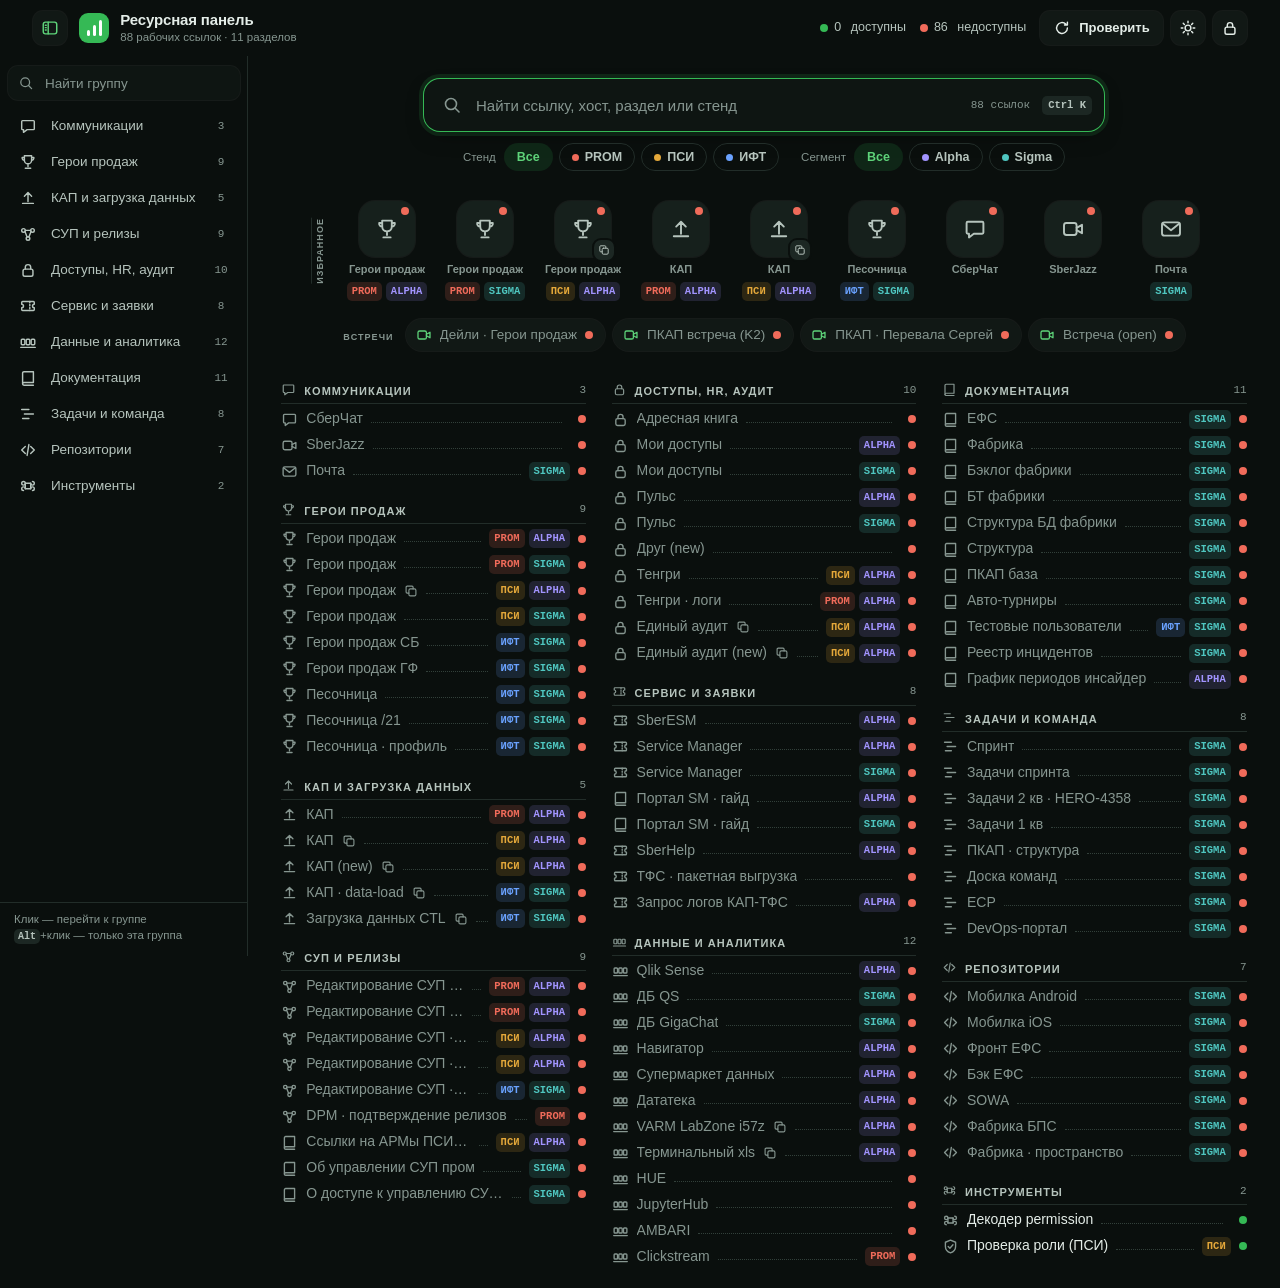
<file: panel-v8/mockups/variant-E-launcher.html>
<!doctype html>
<html lang="ru" data-theme="dark">
<head>
<meta charset="utf-8">
<meta name="viewport" content="width=device-width, initial-scale=1">
<title>Ресурсная панель — Лаунчер</title>
<link rel="icon" href="data:,">
<script>
  /* Тема до первой отрисовки — без вспышки */
  try { if (localStorage.getItem("rp_theme") === "light") document.documentElement.setAttribute("data-theme", "light"); } catch (e) {}
</script>
<link rel="stylesheet" href="_shared/tokens.css">
<style>
  /* ——— База ——— */
  *, *::before, *::after { box-sizing: border-box; }
  body {
    margin: 0; background: var(--bg); color: var(--ink);
    font: var(--fw-r) var(--fs-m)/1.4 var(--font); -webkit-font-smoothing: antialiased;
    --pad: clamp(16px, 2.6vw, 44px); --rh: 30px; --fs-row: 15px; --cols: 4; --pw: 0px;
    --hero-pt: clamp(14px, 2.6vh, 30px); --fav-gap: clamp(14px, 2.6vh, 26px); --idx-pt: clamp(14px, 2.8vh, 30px);
  }
  /* Режим «один экран»: страница = окно, индекс занимает остаток высоты */
  body.fit { height: 100vh; height: 100dvh; overflow: hidden; display: flex; flex-direction: column; }
  body.fit.compact { --hero-pt: 4px; --fav-gap: 8px; --idx-pt: 10px; }
  /* Под шапкой: слева панель групп, справа — поиск, избранное, встречи и индекс */
  .shell { display: flex; align-items: stretch; min-width: 0; }
  body.fit .shell { flex: 1; min-height: 0; }
  .main { flex: 1; min-width: 0; display: flex; flex-direction: column; }
  body.fit .main { min-height: 0; }
  button, input, select, textarea { font: inherit; color: inherit; }
  a { color: inherit; }
  :focus-visible { outline: 2px solid var(--focus); outline-offset: 2px; }
  .ui-i { width: 18px; height: 18px; flex: none; display: block; }
  .sr { position: absolute; width: 1px; height: 1px; overflow: hidden; clip: rect(0 0 0 0); white-space: nowrap; }
  @keyframes enter { from { opacity: 0; transform: translateY(6px) scale(.985); } }

  /* ——— Шапка ——— */
  .top { height: var(--top-h); flex: none; display: flex; align-items: center; justify-content: space-between; gap: 16px; padding: 0 var(--pad); }
  .lead { display: flex; align-items: center; gap: 12px; min-width: 0; }
  .brand { display: flex; align-items: center; gap: 11px; min-width: 0; }
  .mark { width: 30px; height: 30px; border-radius: 9px; background: var(--g); display: flex; align-items: flex-end; justify-content: center; gap: 3px; padding-bottom: 7px; flex: none; }
  .mark i { width: 3px; border-radius: 2px; background: #fff; }
  .mark i:nth-child(1) { height: 6px; } .mark i:nth-child(2) { height: 11px; } .mark i:nth-child(3) { height: 16px; }
  .brand b { display: block; font: var(--fw-b) var(--fs-l)/1.2 var(--font-d); letter-spacing: -.01em; }
  .brand small { display: block; font-size: 11.5px; color: var(--mut); }
  .acts { display: flex; align-items: center; gap: 8px; }
  .sum { display: flex; align-items: center; gap: 14px; margin-right: 6px; font-size: var(--fs-s); color: var(--ink2); font-variant-numeric: tabular-nums; }
  .sum span { display: inline-flex; align-items: center; gap: 6px; white-space: nowrap; }
  .btn {
    height: var(--h-m); border-radius: var(--r-m); border: 0; background: var(--sf); box-shadow: var(--sh1);
    display: inline-flex; align-items: center; gap: 8px; padding: 0 13px; cursor: pointer; font-size: var(--fs-m); font-weight: var(--fw-sb);
    position: relative; overflow: hidden; transition: background .15s var(--ease);
  }
  .btn:hover { background: var(--sf2); }
  .btn.ic { width: var(--h-m); padding: 0; justify-content: center; }
  .btn.pri { background: var(--g-btn); color: var(--on-g); box-shadow: none; }
  #gpBtn[data-m="open"], #gpBtn[aria-expanded="true"] { color: var(--g-ink); }
  .btn[disabled] { cursor: default; }
  /* Прогресс проверки — заливка внутри кнопки */
  .btn .prog { position: absolute; inset: auto 0 0 0; height: 2px; background: var(--g); transform-origin: left; transform: scaleX(var(--p, 0)); opacity: 0; transition: transform .12s linear, opacity .2s; }
  .btn.busy .prog { opacity: 1; }
  .btn.busy svg { animation: spin 1s linear infinite; }
  @keyframes spin { to { transform: rotate(360deg); } }

  /* ——— Омнибокс ——— */
  .hero { flex: none; display: flex; flex-direction: column; align-items: center; padding: var(--hero-pt) var(--pad) 0; position: relative; }
  .omni {
    width: min(680px, 100%); height: 52px; display: flex; align-items: center; gap: 12px; padding: 0 12px 0 18px;
    background: var(--inp); border-radius: var(--r-l); box-shadow: var(--sh2); transition: box-shadow .15s var(--ease);
  }
  .omni:focus-within { box-shadow: 0 0 0 1px var(--g), 0 0 0 5px var(--g-t), var(--sh2); }
  .omni > svg { width: 20px; height: 20px; color: var(--mut); }
  .omni input { flex: 1; min-width: 0; height: 100%; border: 0; background: none; outline: none; font-size: var(--fs-l); font-weight: 500; }
  .omni input::placeholder { color: var(--mut); font-weight: 400; }
  .omni input::-webkit-search-cancel-button { display: none; }
  .cnt { font: 500 var(--fs-xs) var(--mono); color: var(--mut); white-space: nowrap; font-variant-numeric: tabular-nums; }
  kbd { font: 600 10.5px/1 var(--mono); color: var(--ink2); background: var(--sf3); border-radius: 5px; padding: 4px 6px; white-space: nowrap; }
  .clr { width: 28px; height: 28px; border: 0; border-radius: 8px; background: none; color: var(--mut); cursor: pointer; display: none; place-items: center; }
  .clr:hover { background: var(--sf2); color: var(--ink); }
  .omni.has .clr { display: grid; } .omni.has kbd { display: none; }
  .filters { display: flex; flex-wrap: wrap; justify-content: center; gap: 8px 22px; margin-top: 12px; }
  .fg { display: flex; align-items: center; gap: 6px; }
  .fg > span { font-size: 11.5px; color: var(--mut); margin-right: 2px; }
  .chip {
    height: var(--h-s); border-radius: 14px; padding: 0 12px; border: 1px solid var(--line); background: transparent; cursor: pointer;
    font-size: var(--fs-s); font-weight: var(--fw-sb); color: var(--ink2); display: inline-flex; align-items: center; gap: 6px; transition: background .15s, color .15s;
  }
  .chip:hover { background: var(--sf2); color: var(--ink); }
  .chip[aria-pressed="true"] { background: var(--g-t); color: var(--g-ink); border-color: transparent; }
  .chip i { width: 7px; height: 7px; border-radius: 50%; background: var(--c); }

  /* ——— Избранное: ряд «иконок приложений» ——— */
  .favs { flex: none; margin-top: var(--fav-gap); display: flex; align-items: center; justify-content: center; gap: 14px; padding: 0 var(--pad); }
  .cap { font: var(--fw-sb) 13px/1 var(--font); font-variant-caps: all-small-caps; letter-spacing: .08em; color: var(--mut); margin: 0; writing-mode: vertical-rl; transform: rotate(180deg); padding: 0 0 0 2px; border-right: 1px solid var(--line); }
  .dock { display: flex; gap: 6px; justify-content: center; max-width: 100%; }
  .app {
    width: 92px; flex: none; display: flex; flex-direction: column; align-items: center; gap: 5px; padding: 6px 2px 5px; border-radius: 14px;
    text-decoration: none; cursor: pointer; transition: background .15s var(--ease), opacity .15s;
  }
  .app:hover { background: var(--sf); }
  .app .sq { width: 56px; height: 56px; border-radius: 16px; background: var(--sf2); box-shadow: var(--sh1); display: grid; place-items: center; position: relative; color: var(--ink2); }
  .app .sq .ui-i { width: 24px; height: 24px; }
  .app .sq .dot { position: absolute; top: 6px; right: 6px; }
  .app .sq .cp { position: absolute; bottom: -3px; right: -3px; width: 20px; height: 20px; border-radius: 7px; background: var(--sf3); box-shadow: 0 0 0 2px var(--bg); display: grid; place-items: center; color: var(--ink2); }
  .app .sq .cp .ui-i { width: 12px; height: 12px; }
  .app .lb { max-width: 100%; font-size: var(--fs-xs); font-weight: var(--fw-sb); color: var(--ink); white-space: nowrap; overflow: hidden; text-overflow: ellipsis; }
  .app .tags { min-height: 19px; }
  .app.over { display: none; }
  .app.down .lb { color: var(--mut); }
  .app.mute { opacity: .3; }
  body.compact .app .sq { width: 44px; height: 44px; border-radius: 13px; }
  body.compact .app { gap: 3px; padding: 3px 2px 2px; }
  body.compact .app .tags { min-height: 17px; }
  body.compact .app .tag { height: 17px; line-height: 17px; }
  body.fit.compact .idx { padding-top: 8px; padding-bottom: 6px; }

  /* ——— Индекс: колонки разделов ——— */
  .idx {
    flex: 1; min-height: 0; width: 100%; max-width: 1900px; margin: 0 auto; padding: var(--idx-pt) var(--pad) 18px;
    display: grid; grid-template-columns: repeat(var(--cols), minmax(0, 1fr)); column-gap: clamp(22px, 2vw, 44px); align-content: start;
  }
  body.fit .idx { overflow: hidden; padding-bottom: 10px; }
  /* Плотная ступень: омнибокс поднимается в строку шапки, сводка — только цифры */
  body.compact .hero { margin-top: calc(-1 * var(--top-h) + 2px); pointer-events: none; }
  body.compact .hero > * { pointer-events: auto; }
  /* в шапке омнибокс центрируется по окну, а не по колонке справа от панели групп */
  body.compact .omni { width: min(520px, 100vw - 800px); translate: calc(var(--pw) / -2) 0; }
  body.compact .filters { margin-top: 8px; translate: calc(var(--pw) / -2) 0; }
  body.compact .sum .lbl { display: none; }
  .col { display: flex; flex-direction: column; gap: calc(var(--rh) * .45); min-width: 0; }
  .sec { min-width: 0; }
  .sh {
    display: flex; align-items: center; gap: 8px; height: calc(var(--rh) + 2px); margin: 0 0 2px; border-bottom: 1px solid var(--line);
    font: var(--fw-sb) var(--fs-l)/1 var(--font); font-variant-caps: all-small-caps; letter-spacing: .07em; color: var(--ink2);
  }
  .sh .ui-i { width: 15px; height: 15px; color: var(--mut); }
  .sh em { margin-left: auto; font: 500 var(--fs-xs) var(--mono); font-style: normal; color: var(--mut); letter-spacing: 0; font-variant-caps: normal; }
  .ln {
    display: flex; align-items: center; gap: 8px; height: var(--rh); padding: 0 8px; margin: 0 -8px; border-radius: 8px; width: calc(100% + 16px);
    text-decoration: none; font-size: var(--fs-row); color: var(--ink); cursor: pointer; border: 0; background: none; text-align: left;
  }
  .ln:hover, .ln.kb { background: var(--sf2); }
  .ln.kb { box-shadow: inset 2px 0 0 var(--g); }
  .ln[hidden], .sec[hidden] { display: none !important; }
  .ln > .ui-i { width: 17px; height: 17px; color: var(--mut); }
  .ln .tt { flex: 0 1 auto; min-width: 0; white-space: nowrap; overflow: hidden; text-overflow: ellipsis; }
  .ln .cp { width: 14px; height: 14px; color: var(--mut); }
  /* Отточие, как в оглавлении книги: ведёт взгляд от названия к меткам */
  .ln .ld { flex: 1 1 10px; min-width: 0; height: 0; border-bottom: 1px dotted var(--line2); transform: translateY(3px); }
  /* Недоступная ссылка: гаснет только название; иконка, метки и красная точка остаются в цвете */
  .ln.down .tt { color: var(--mut); }
  .sec { border-radius: 10px; transition: background .6s var(--ease), box-shadow .6s var(--ease); }
  .sec.off { display: none; }
  .sec.flash { background: var(--g-t); box-shadow: 0 0 0 8px var(--g-t); transition: none; }
  mark { background: var(--g-t); color: var(--g-ink); border-radius: 3px; padding: 0 1px; }

  /* ——— Встречи Jazz: полоса чипов под избранным ——— */
  .meets { flex: none; margin-top: calc(var(--fav-gap) * .55); display: flex; align-items: center; justify-content: center; gap: 12px; padding: 0 var(--pad); min-width: 0; }
  .mcap { margin: 0; font: var(--fw-sb) 13px/1 var(--font); font-variant-caps: all-small-caps; letter-spacing: .08em; color: var(--mut); white-space: nowrap; }
  .mlist { display: flex; flex-wrap: wrap; justify-content: center; gap: 8px; min-width: 0; max-width: 100%; }
  .mt {
    height: 32px; flex: none; display: inline-flex; align-items: center; gap: 8px; padding: 0 12px 0 10px; border-radius: 16px;
    background: var(--sf); box-shadow: var(--sh1); text-decoration: none; color: var(--ink); font-size: 13.5px; font-weight: 500; white-space: nowrap;
    transition: background .15s var(--ease), opacity .15s;
  }
  .mt:hover { background: var(--sf2); }
  .mt > .ui-i { width: 16px; height: 16px; color: var(--g-ink); }
  .mt .tt { max-width: 220px; overflow: hidden; text-overflow: ellipsis; }
  .mt.down .tt { color: var(--mut); }
  .mt.mute { opacity: .3; }
  body.compact .mt { height: 27px; }

  /* ——— Панель групп: скрыта / узкая (иконки) / развёрнута ——— */
  .gp { flex: none; width: var(--pw); position: relative; z-index: 36; }
  body:not(.fit) .gp { position: sticky; top: 0; height: 100vh; height: 100dvh; align-self: flex-start; }
  .gp.m-hidden { display: none; }
  .gp-in {
    position: absolute; top: 0; left: 0; bottom: 0; width: 100%; display: flex; flex-direction: column; overflow: hidden;
    border-right: 1px solid var(--line); transition: width .18s var(--ease), box-shadow .18s var(--ease), background .18s;
  }
  .gp.m-compact.peek .gp-in {
    width: 248px; background: var(--glass); -webkit-backdrop-filter: blur(22px) saturate(1.6); backdrop-filter: blur(22px) saturate(1.6);
    box-shadow: var(--sh3), inset 0 1px 0 var(--glass-edge); border-right-color: transparent; border-radius: 0 var(--r-l) var(--r-l) 0;
  }
  .gp-ttl { display: none; }
  .gp-top { flex: none; padding: 10px 8px 4px; }
  .gs {
    display: flex; align-items: center; gap: 9px; width: 232px; height: 34px; padding: 0 10px; border-radius: var(--r-m);
    background: var(--inp); box-shadow: var(--sh1); transition: width .18s var(--ease), box-shadow .15s;
  }
  .gs:focus-within { box-shadow: 0 0 0 1px var(--g), 0 0 0 4px var(--g-t); }
  .gs .ui-i { width: 16px; height: 16px; color: var(--mut); }
  .gs input { flex: 1; min-width: 0; height: 100%; border: 0; background: none; outline: none; font-size: 13.5px; }
  .gs input::placeholder { color: var(--mut); }
  .gs input::-webkit-search-cancel-button { display: none; }
  .gp-all {
    display: flex; align-items: center; gap: 10px; width: 232px; height: 30px; margin: 4px 0 0; padding: 0 10px 0 14px; border: 0; border-radius: 8px;
    background: none; cursor: pointer; color: var(--g-ink); font-size: 12.5px; font-weight: var(--fw-sb); text-align: left; white-space: nowrap;
  }
  .gp-all:hover { background: var(--g-t); }
  .gp-all .ui-i { width: 16px; height: 16px; flex: none; }
  .gp-all em { margin-left: auto; font: 500 11px var(--mono); font-style: normal; color: var(--mut); }
  .gp-all[hidden] { display: none; }
  .gp-list { list-style: none; margin: 0; padding: 4px 8px 8px; flex: 1; min-height: 0; overflow: hidden auto; scrollbar-width: thin; }
  .gr { position: relative; display: flex; align-items: center; width: 232px; border-radius: var(--r-m); }
  .gr:hover { background: var(--sf2); }
  .gr[hidden] { display: none; }
  .gr-go {
    flex: 1; min-width: 0; display: flex; align-items: center; gap: 9px; height: 36px; padding: 0 4px 0 6px; border: 0; border-radius: var(--r-m);
    background: none; color: var(--ink2); cursor: pointer; text-align: left;
  }
  .gr:hover .gr-go { color: var(--ink); }
  .gr .ic { width: 28px; flex: none; display: flex; flex-direction: column; align-items: center; gap: 2px; }
  .gr .ic .ui-i { width: 18px; height: 18px; }
  .gr .ic b { display: none; font: 600 10.5px/1 var(--mono); color: var(--mut); }
  .gr .nm { flex: 1; min-width: 0; font-size: 13.5px; font-weight: 500; white-space: nowrap; overflow: hidden; text-overflow: ellipsis; }
  .gr .nm mark { padding: 0; }
  .gr .c { width: 30px; flex: none; text-align: center; font: 500 11px var(--mono); color: var(--mut); font-variant-numeric: tabular-nums; }
  /* число ссылок и «глаз» делят одно место: при наведении вместо числа — переключатель видимости */
  .gr-eye {
    position: absolute; right: 4px; top: 50%; translate: 0 -50%; width: 30px; height: 30px; display: grid; place-items: center;
    border: 0; border-radius: 8px; background: none; color: var(--mut); cursor: pointer; opacity: 0;
  }
  .gr:hover .gr-eye, .gr:focus-within .gr-eye, .gr.off .gr-eye { opacity: 1; }
  .gr:hover .c, .gr:focus-within .c, .gr.off .c { visibility: hidden; }
  .gr-eye:hover { background: var(--sf3); color: var(--ink); }
  .gr-eye .ui-i { width: 16px; height: 16px; }
  .gr.zero .nm, .gr.zero .ic { opacity: .5; }
  .gr.off .ic, .gr.off .nm { opacity: .38; }
  .gr.off .nm { text-decoration: line-through; text-decoration-color: var(--line2); }
  .gr.off .gr-eye { opacity: 1; color: var(--ink2); }
  .gr.pin { background: var(--g-t); }
  .gr.pin .gr-go { color: var(--g-ink); }
  .gp-none { margin: 10px 8px; width: 216px; font-size: 12.5px; color: var(--mut); }
  .gp-hint { flex: none; width: 248px; margin: 0; padding: 8px 14px 12px; font-size: 11.5px; line-height: 1.45; color: var(--mut); border-top: 1px solid var(--line); }
  .gp-hint kbd { font-size: 10px; padding: 2px 4px; }
  /* Узкая панель: иконка + число; название — во всплывающей подсказке, при задержке курсора панель раскрывается поверх */
  .gp.m-compact .gr-go { height: 46px; padding-left: 8px; }
  .gp.m-compact .gr-eye { right: 6px; }
  .gp.m-compact .gr .ic b { display: block; }
  .gp.m-compact .gr .c { display: none; }
  .gp.m-compact:not(.peek) .gs { width: 44px; padding: 0 13px; cursor: text; }
  .gp.m-compact:not(.peek) .gp-hint, .gp.m-compact:not(.peek) .gp-all em { visibility: hidden; }
  .gp.m-compact:not(.peek) .gr-eye, .gp.m-compact:not(.peek) .nm { visibility: hidden; }
  .gp.m-compact:not(.peek) .gr.off { opacity: .8; }
  .gtip {
    position: fixed; z-index: var(--z-tip); left: 0; top: 0; padding: 6px 10px; border-radius: 8px; white-space: nowrap; pointer-events: none;
    font-size: 12.5px; font-weight: var(--fw-sb); opacity: 0; transition: opacity .1s;
  }
  .gtip.on { opacity: 1; }
  .gtip small { margin-left: 8px; font: 500 11px var(--mono); color: var(--mut); }

  /* ——— Метки и статус ——— */
  .tags { display: flex; gap: 4px; flex: none; }
  .tag { height: 19px; padding: 0 5px; border-radius: 5px; font: var(--fw-sb) 10.5px/19px var(--mono); background: var(--t); color: var(--c); white-space: nowrap; }
  .e-PROM { --c: var(--env-prom); --t: var(--env-prom-t); } .e-PSI { --c: var(--env-psi); --t: var(--env-psi-t); }
  .e-IFT { --c: var(--env-ift); --t: var(--env-ift-t); } .s-ALPHA { --c: var(--seg-alpha); --t: var(--seg-alpha-t); }
  .s-SIGMA { --c: var(--seg-sigma); --t: var(--seg-sigma-t); }
  .dot { width: 8px; height: 8px; border-radius: 50%; flex: none; background: var(--mut); }
  .ok .dot, .dot.ok { background: var(--g); }
  .down .dot, .dot.down { background: var(--red); }
  .wait .dot, .dot.wait { background: transparent; box-shadow: inset 0 0 0 1.6px var(--mut); animation: pulse 1s ease-in-out infinite; }
  @keyframes pulse { 50% { opacity: .35; } }
  .empty { grid-column: 1 / -1; text-align: center; padding: 40px 0; color: var(--ink2); animation: enter .18s var(--ease); }
  .empty b { display: block; font: var(--fw-sb) var(--fs-l) var(--font-d); color: var(--ink); margin-bottom: 6px; }
  .empty .btn { margin-top: 14px; }

  /* ——— Стекло: подсказка, модалка, панель, тосты ——— */
  .glass { background: var(--glass); -webkit-backdrop-filter: blur(22px) saturate(1.6); backdrop-filter: blur(22px) saturate(1.6); box-shadow: var(--sh3), inset 0 1px 0 var(--glass-edge); }
  .tip {
    position: fixed; z-index: var(--z-tip); left: 0; top: 0; width: max-content; max-width: 380px; padding: 12px 14px; border-radius: 12px;
    pointer-events: none; font-size: var(--fs-s); opacity: 0; transition: opacity .12s var(--ease);
  }
  .tip.on { opacity: 1; }
  .tip h3 { margin: 0 0 3px; font: var(--fw-b) var(--fs-m) var(--font); }
  .tip .u { font: 11px/1.45 var(--mono); color: var(--ink2); word-break: break-all; margin-bottom: 8px; }
  .tip dl { display: grid; grid-template-columns: auto 1fr; gap: 3px 12px; margin: 0; }
  .tip dt { color: var(--mut); } .tip dd { margin: 0; min-width: 0; overflow-wrap: anywhere; }
  .tip dd code { font: 11px var(--mono); }
  .tip .st { display: inline-flex; align-items: center; gap: 6px; }
  .tip .hint { margin-top: 9px; padding-top: 8px; border-top: 1px solid var(--line); color: var(--mut); font-size: var(--fs-xs); }
  .scrim { position: fixed; inset: 0; background: var(--scrim); z-index: var(--z-modal); display: none; }
  .scrim.on { display: block; animation: fade .15s var(--ease); }
  @keyframes fade { from { opacity: 0; } }
  .modal {
    position: fixed; z-index: calc(var(--z-modal) + 1); left: 50%; top: 18vh; width: min(460px, calc(100vw - 32px)); translate: -50% 0;
    border-radius: var(--r-xl); padding: 22px; display: none;
  }
  .modal.on, .drawer.on { display: block; animation: enter .18s var(--ease); }
  .modal h2, .drawer h2 { margin: 0; font: var(--fw-b) var(--fs-xl) var(--font-d); letter-spacing: -.01em; }
  .modal p, .drawer p { margin: 6px 0 16px; color: var(--ink2); font-size: var(--fs-s); }
  .x { position: absolute; top: 16px; right: 16px; }
  label.f { display: block; font-size: var(--fs-s); color: var(--ink2); margin-bottom: 12px; }
  label.f input, label.f textarea, label.f select { display: block; width: 100%; margin-top: 6px; padding: 9px 11px; border-radius: var(--r-m); border: 1px solid var(--line2); background: var(--inp); font-size: var(--fs-m); }
  label.f textarea { min-height: 84px; resize: vertical; font-family: var(--mono); font-size: 12px; }
  .out { font: 12px/1.5 var(--mono); background: var(--sf3); border-radius: var(--r-m); padding: 10px 12px; margin: 0 0 12px; color: var(--ink2); white-space: pre-wrap; }
  .row { display: flex; gap: 8px; justify-content: flex-end; }
  .drawer {
    position: fixed; z-index: calc(var(--z-modal) + 1); top: 10px; right: 10px; bottom: 10px; width: min(420px, calc(100vw - 20px));
    border-radius: var(--r-xl); padding: 22px; display: none; overflow-y: auto;
  }
  .es { text-align: center; padding: 22px 18px; border: 1px dashed var(--line2); border-radius: var(--r-l); color: var(--ink2); font-size: var(--fs-s); }
  .es .ui-i { width: 26px; height: 26px; margin: 0 auto 10px; color: var(--mut); }
  .es .btn { margin-top: 14px; }
  .scr { display: flex; align-items: center; gap: 12px; padding: 12px 14px; background: var(--sf); border-radius: var(--r-l); box-shadow: var(--sh1); margin-top: 8px; opacity: .6; }
  .scr b { display: block; font-size: var(--fs-m); } .scr small { color: var(--mut); font-size: var(--fs-xs); }
  .scr .tag { margin-left: auto; --c: var(--mut); --t: var(--slate-t); }
  .sub { margin: 20px 0 2px; font: var(--fw-sb) 13px/1 var(--font); font-variant-caps: all-small-caps; letter-spacing: .08em; color: var(--mut); }
  .toasts { position: fixed; left: 50%; bottom: 22px; translate: -50% 0; z-index: var(--z-toast); display: flex; flex-direction: column; align-items: center; gap: 8px; pointer-events: none; }
  .toast { background: var(--island); color: var(--island-ink); box-shadow: var(--sh3); border-radius: 12px; padding: 10px 14px; font-size: var(--fs-s); display: flex; align-items: center; gap: 9px; animation: enter .16s var(--ease); max-width: calc(100vw - 32px); }
  .toast .ui-i { width: 16px; height: 16px; color: var(--g-ink); }
  .toast code { font: 12px var(--mono); overflow-wrap: anywhere; }

  /* ——— Узкие экраны: обычная прокрутка ——— */
  @media (max-width: 1023px) {
    .sum .lbl { display: none; }
  }
  @media (max-width: 766px) {
    body { --rh: 36px; }
    .top { height: auto; padding-top: 12px; padding-bottom: 4px; }
    .brand small, .sum, .omni kbd, .btn .bl { display: none; }
    .btn#refresh { width: var(--h-m); padding: 0; justify-content: center; }
    .dock { justify-content: flex-start; overflow-x: auto; width: 100%; scrollbar-width: none; padding-bottom: 4px; }
    .favs { padding: 0; flex-direction: column; align-items: flex-start; gap: 8px; } .cap { writing-mode: horizontal-tb; transform: none; border: 0; padding-left: 16px; } .dock { padding: 0 16px; }
    .filters { gap: 8px 12px; }
    .ln .ld { display: none; } .ln .tt { flex: 1 1 auto; }
    .meets { padding: 0; flex-direction: column; align-items: flex-start; gap: 8px; margin-top: 14px; }
    .mcap { padding-left: 16px; }
    .mlist { flex-wrap: nowrap; justify-content: flex-start; overflow-x: auto; width: 100%; padding: 0 16px 4px; scrollbar-width: none; }
    /* Панель групп на телефоне — выезжающая шторка */
    body:not(.fit) .gp, .gp {
      position: fixed; top: 0; bottom: 0; left: 0; height: auto; align-self: auto; width: min(320px, 88vw); z-index: calc(var(--z-modal) + 1);
      transform: translateX(-104%); visibility: hidden; transition: transform .22s var(--ease), visibility 0s linear .22s;
    }
    body:not(.fit) .gp.on, .gp.on { transform: none; visibility: visible; transition: transform .22s var(--ease); }
    .gp-in {
      width: 100%; background: var(--glass); -webkit-backdrop-filter: blur(22px) saturate(1.6); backdrop-filter: blur(22px) saturate(1.6);
      box-shadow: var(--sh3), inset 0 1px 0 var(--glass-edge); border-right: 0; border-radius: 0 var(--r-xl) var(--r-xl) 0;
    }
    .gp-ttl { display: flex; align-items: center; justify-content: space-between; padding: 14px 12px 4px 18px; }
    .gp-ttl h2 { margin: 0; font: var(--fw-b) var(--fs-xl) var(--font-d); letter-spacing: -.01em; }
    .gp-top { padding: 8px 12px 4px; }
    .gs, .gp-all, .gr, .gp-hint { width: auto; }
    .gp-none { width: auto; }
    .gp-list { padding: 4px 12px 12px; }
    .gr-go { height: 44px; }
    .gr-eye { position: static; translate: none; width: 40px; height: 40px; flex: none; opacity: 1; }
    .gr .c { visibility: visible !important; }
    .gp-hint { display: none; }
  }
  @media (prefers-reduced-motion: reduce) {
    *, *::before, *::after { animation: none !important; transition: none !important; }
  }
</style>
</head>
<body>
<!-- Иконки, которых нет в общем наборе: панель групп и «глаз» видимости -->
<svg aria-hidden="true" style="position:absolute;width:0;height:0;overflow:hidden">
  <symbol id="spod-i-xpanel" viewBox="0 0 20 20" fill="none" stroke="currentColor" stroke-width="1.6" stroke-linecap="round" stroke-linejoin="round"><rect x="2.5" y="3.5" width="15" height="13" rx="2.5"/><path d="M8 3.5v13M4.8 7h1M4.8 9.6h1M4.8 12.2h1"/></symbol>
  <symbol id="spod-i-xeye" viewBox="0 0 20 20" fill="none" stroke="currentColor" stroke-width="1.6" stroke-linecap="round" stroke-linejoin="round"><path d="M2 10s3-5.5 8-5.5S18 10 18 10s-3 5.5-8 5.5S2 10 2 10Z"/><circle cx="10" cy="10" r="2.3"/></symbol>
  <symbol id="spod-i-xeyeoff" viewBox="0 0 20 20" fill="none" stroke="currentColor" stroke-width="1.6" stroke-linecap="round" stroke-linejoin="round"><path d="M8.2 4.7A8 8 0 0 1 10 4.5c5 0 8 5.5 8 5.5a14 14 0 0 1-2.1 2.8M12.7 13.9A7 7 0 0 1 10 15.5c-5 0-8-5.5-8-5.5a14.5 14.5 0 0 1 3.5-4M3.5 3.5l13 13"/></symbol>
</svg>
<!-- Шапка: бренд слева, справа — сводка доступности и служебные кнопки -->
<header class="top">
  <div class="lead">
    <button class="btn ic" id="gpBtn" type="button" aria-controls="gp"></button>
    <div class="brand">
      <span class="mark" aria-hidden="true"><i></i><i></i><i></i></span>
      <div><b>Ресурсная панель</b><small id="subt">Рабочие ссылки команды</small></div>
    </div>
  </div>
  <div class="acts">
    <div class="sum" id="sum" aria-live="polite"></div>
    <button class="btn" id="refresh" type="button" aria-label="Проверить доступность ссылок"><span id="refIc"></span><span class="bl">Проверить</span><span class="prog"></span></button>
    <button class="btn ic" id="theme" type="button"></button>
    <button class="btn ic" id="lock" type="button" aria-label="Администрирование" aria-haspopup="dialog"></button>
  </div>
</header>

<div class="shell">
<!-- Панель групп: переход к разделу, показ/скрытие разделов в индексе -->
<aside class="gp" id="gp" aria-label="Группы ссылок">
  <div class="gp-in">
    <div class="gp-ttl"><h2 id="gpTtl">Группы</h2><button class="btn ic" type="button" id="gpX" aria-label="Закрыть список групп"></button></div>
    <div class="gp-top">
      <label class="gs"><span id="gsIc"></span><span class="sr">Найти группу</span><input id="gq" type="search" autocomplete="off" spellcheck="false" placeholder="Найти группу"></label>
      <button class="gp-all" id="gpAll" type="button" hidden><span id="gaIc"></span><span>Показать все</span><em id="gaN"></em></button>
    </div>
    <ul class="gp-list" id="gpList"></ul>
    <p class="gp-hint">Клик — перейти к группе<br><kbd>Alt</kbd>+клик — только эта группа</p>
  </div>
</aside>
<div class="main">
<!-- Омнибокс: настоящий ввод, фильтрует всю страницу -->
<section class="hero" aria-label="Поиск">
  <div class="omni" id="omni">
    <span id="sIc"></span>
    <label for="q" class="sr">Поиск по ссылкам</label>
    <input id="q" type="search" autocomplete="off" spellcheck="false" placeholder="Найти ссылку, хост, раздел или стенд" role="combobox" aria-expanded="true" aria-controls="idx" aria-autocomplete="list" autofocus>
    <span class="cnt" id="cnt"></span>
    <kbd id="kbdK">Ctrl K</kbd>
    <button class="clr" id="clr" type="button" aria-label="Очистить поиск"></button>
  </div>
  <div class="filters">
    <div class="fg" role="group" aria-label="Стенд" id="fEnv"><span>Стенд</span></div>
    <div class="fg" role="group" aria-label="Сегмент" id="fSeg"><span>Сегмент</span></div>
  </div>
</section>

<section class="favs" aria-labelledby="favCap">
  <h2 class="cap" id="favCap">Избранное</h2>
  <nav class="dock" id="dock" aria-label="Часто открываемые"></nav>
</section>

<section class="meets" aria-labelledby="meetCap">
  <h2 class="mcap" id="meetCap">Встречи</h2>
  <nav class="mlist" id="meets" aria-label="Встречи Jazz"></nav>
</section>

<main class="idx" id="idx" aria-label="Все ссылки"></main>
</div>
</div>
<div class="gtip glass" id="gtip" aria-hidden="true"></div>

<div class="tip glass" id="tip" role="tooltip" aria-hidden="true"></div>
<div class="scrim" id="scrim"></div>
<div class="modal glass" id="modal" role="dialog" aria-modal="true" aria-labelledby="mTitle"></div>
<aside class="drawer glass" id="drawer" role="dialog" aria-modal="true" aria-labelledby="dTitle"></aside>
<div class="toasts" id="toasts" aria-live="polite"></div>

<script src="_shared/icons.js"></script>
<script src="_shared/data.js"></script>
<script src="_shared/probe.js"></script>
<script>
(function () {
  "use strict";
  var D = window.LINKS, I = window.SpodIcons.svg;
  var $ = function (s, r) { return (r || document).querySelector(s); };
  var $$ = function (s, r) { return Array.prototype.slice.call((r || document).querySelectorAll(s)); };
  var ENV = { PROM: "PROM", PSI: "ПСИ", IFT: "ИФТ" }, SEG = { ALPHA: "Alpha", SIGMA: "Sigma" };
  var secById = {}; D.sections.forEach(function (s) { secById[s.id] = s; });
  var byId = {}; D.links.forEach(function (l) { byId[l.id] = l; });
  var isMac = /Mac|iPhone|iPad/.test(navigator.platform);

  /* ——— Хранилище (может быть недоступно) ——— */
  function load(k, def) { try { var v = localStorage.getItem(k); return v ? JSON.parse(v) : def; } catch (e) { return def; } }
  function save(k, v) { try { localStorage.setItem(k, JSON.stringify(v)); } catch (e) {} }

  /* ——— Утилиты ——— */
  function esc(s) { return String(s).replace(/[&<>"]/g, function (c) { return { "&": "&amp;", "<": "&lt;", ">": "&gt;", '"': "&quot;" }[c]; }); }
  function host(u) { try { return new URL(u).host; } catch (e) { return ""; } }
  function hhmm(d) { return String(d.getHours()).padStart(2, "0") + ":" + String(d.getMinutes()).padStart(2, "0"); }
  function iconOf(l) { return l.icon || secById[l.s].icon; }
  function tagsHtml(l) {
    return '<span class="tags">' + (l.env ? '<span class="tag e-' + l.env + '">' + ENV[l.env] + "</span>" : "") +
      (l.seg ? '<span class="tag s-' + l.seg + '">' + l.seg + "</span>" : "") + "</span>";
  }
  function ariaOf(l) {
    return l.t + (l.env ? ", стенд " + ENV[l.env] : "") + (l.seg ? ", сегмент " + SEG[l.seg] : "") +
      (l.copy ? ", при открытии копируется код" : "") + (l.tool ? ", инструмент" : "");
  }

  /* ——— Доступность ссылок (реальная проверка через RPProbe) ——— */
  var st = {}, checking = false;
  function setStatus(id, s) {
    st[id] = s;
    $$('[data-id="' + id + '"]').forEach(function (el) { el.classList.remove("ok", "down", "wait"); el.classList.add(s.s); });
  }
  function initStatus() {
    D.links.forEach(function (l) { st[l.id] = l.tool ? { s: "ok", local: true } : { s: "wait" }; });
  }
  function renderSum() {
    var c = { ok: 0, down: 0, wait: 0 };
    D.links.forEach(function (l) { if (!l.tool) c[st[l.id].s]++; });
    $("#sum").innerHTML =
      '<span title="Доступны"><i class="dot ok"></i>' + c.ok + '<span class="lbl">&nbsp;доступны</span></span>' +
      '<span title="Недоступны"><i class="dot down"></i>' + c.down + '<span class="lbl">&nbsp;недоступны</span></span>' +
      (c.wait ? '<span title="Проверяются"><i class="dot wait"></i>' + c.wait + "</span>" : "");
  }
  // Проверка: все ссылки уходят в «проверяется» и возвращаются по мере ответа хостов.
  // manual — запуск кнопкой «Проверить» (с тостом по итогу); автоповтор идёт молча.
  function refresh(manual) {
    if (checking) return;
    var b = $("#refresh");
    checking = true; b.disabled = true; b.classList.add("busy"); b.style.setProperty("--p", 0);
    window.RPProbe.run(D.links, {
      onStart: function (id) { setStatus(id, { s: "wait" }); },
      onResult: function (id, r) {
        setStatus(id, r.st === "up" ? { s: "ok", ms: r.ms, at: r.at } : { s: "down", err: r.err, ms: r.ms, at: r.at });
      },
      onProgress: function (done, total) {
        b.style.setProperty("--p", total ? done / total : 1);
        if (done === 0 || done % 6 === 0 || done === total) renderSum();
      },
      onDone: function (sum) {
        renderSum();
        setTimeout(function () { checking = false; b.disabled = false; b.classList.remove("busy"); }, 250);
        if (manual === true) toast("check", "Проверка завершена: " + sum.up + " из " + sum.total + " доступны");
      }
    });
  }

  /* ——— Фильтры и поиск ——— */
  var F = { env: "", seg: "", q: "" };
  function hay(l) {
    var s = secById[l.s];
    return [l.t, host(l.u || ""), s.name, l.env ? l.env + " " + ENV[l.env] : "", l.seg ? l.seg + " " + SEG[l.seg] : "", l.copy || ""].join(" ").toLowerCase();
  }
  var HAY = {}; D.links.forEach(function (l) { HAY[l.id] = hay(l); });
  function tokens() { return F.q.toLowerCase().split(/\s+/).filter(Boolean); }
  function matches(l, tk) {
    if (F.env && l.env !== F.env) return false;
    if (F.seg && l.seg !== F.seg) return false;
    return tk.every(function (t) { return HAY[l.id].indexOf(t) >= 0; });
  }
  // Подсветка найденных фрагментов в названии
  function hl(text, tk) {
    if (!tk.length) return esc(text);
    var low = text.toLowerCase(), marks = [];
    tk.forEach(function (t) { var i = low.indexOf(t); while (i >= 0) { marks.push([i, i + t.length]); i = low.indexOf(t, i + t.length); } });
    if (!marks.length) return esc(text);
    marks.sort(function (a, b) { return a[0] - b[0]; });
    var out = "", pos = 0;
    marks.forEach(function (m) { if (m[0] < pos) return; out += esc(text.slice(pos, m[0])) + "<mark>" + esc(text.slice(m[0], m[1])) + "</mark>"; pos = m[1]; });
    return out + esc(text.slice(pos));
  }
  function chips(box, key, opts) {
    opts.forEach(function (o) {
      var b = document.createElement("button");
      b.type = "button"; b.className = "chip"; b.setAttribute("aria-pressed", o[0] === F[key] ? "true" : "false");
      b.innerHTML = (o[2] ? '<i style="--c:var(' + o[2] + ')"></i>' : "") + o[1];
      b.onclick = function () {
        F[key] = o[0];
        $$(".chip", box).forEach(function (c) { c.setAttribute("aria-pressed", c === b ? "true" : "false"); });
        apply();
      };
      box.appendChild(b);
    });
  }
  var visibleCount = 0;
  function apply() {
    var tk = tokens(), n = 0;
    D.links.forEach(function (l) {
      var on = matches(l, tk), el = lineEl[l.id] || meetEl[l.id];
      if (on) n++;
      if (lineEl[l.id]) el.hidden = !on; else el.classList.toggle("mute", !on);
      el.querySelector(".tt").innerHTML = hl(l.t, tk);
    });
    D.sections.forEach(function (s) {
      var sec = secEl[s.id], v = $$(".ln:not([hidden])", sec).length;
      sec.hidden = !v; $("em", sec).textContent = v; secN[s.id] = v;
    });
    paintGroups();
    $$(".app", $("#dock")).forEach(function (a) { a.classList.toggle("mute", !matches(byId[a.dataset.id], tk)); });
    visibleCount = n;
    $("#cnt").textContent = (tk.length || F.env || F.seg) ? n + " из " + D.links.length : D.links.length + " ссылок";
    $("#omni").classList.toggle("has", !!F.q);
    setActive(-1);
    if (laidOut) placeColumns(curCols); else layout();
  }

  /* ——— Отрисовка индекса ——— */
  var lineEl = {}, secEl = {}, meetEl = {}, secN = {};
  function buildIndex() {
    D.sections.forEach(function (s) {
      var sec = document.createElement("section");
      sec.className = "sec"; sec.setAttribute("aria-labelledby", "h-" + s.id);
      sec.innerHTML = '<h2 class="sh" id="h-' + s.id + '">' + I(s.icon) + "<span>" + esc(s.name) + "</span><em></em></h2>";
      D.links.filter(function (l) { return l.s === s.id && !l.meet; }).forEach(function (l) {
        var el = document.createElement(l.tool ? "button" : "a");
        if (l.tool) el.type = "button"; else { el.href = l.u; el.target = "_blank"; el.rel = "noopener"; }
        el.className = "ln " + st[l.id].s; el.id = "ln-" + l.id; el.dataset.id = l.id;
        el.setAttribute("aria-label", ariaOf(l));
        el.innerHTML = I(iconOf(l)) + '<span class="tt"></span>' + (l.copy ? I("copy", "ui-i cp") : "") +
          '<span class="ld"></span>' + tagsHtml(l) + '<span class="dot"></span>';
        lineEl[l.id] = el; sec.appendChild(el);
      });
      secEl[s.id] = sec; sec.id = "sec-" + s.id;
    });
  }
  // Встречи Jazz (meet:true) — отдельной полосой под избранным, в индексе их нет
  function buildMeets() {
    var box = $("#meets");
    D.links.filter(function (l) { return l.meet; }).forEach(function (l) {
      var a = document.createElement("a");
      a.className = "mt " + st[l.id].s; a.href = l.u; a.target = "_blank"; a.rel = "noopener"; a.dataset.id = l.id;
      a.setAttribute("aria-label", "Встреча: " + ariaOf(l));
      a.innerHTML = I("video") + '<span class="tt"></span><span class="dot"></span>';
      meetEl[l.id] = a; box.appendChild(a);
    });
    if (!box.children.length) box.parentNode.hidden = true;
  }

  /* ——— Избранное по частоте кликов ——— */
  var clicks = load("rp_clicks", {});
  function favIds() {
    var ids = Object.keys(clicks).filter(function (id) { return byId[id] && !byId[id].meet && clicks[id] > 0; })
      .sort(function (a, b) { return clicks[b] - clicks[a]; });
    D.favoriteSeed.forEach(function (id) { if (ids.indexOf(id) < 0 && byId[id] && !byId[id].meet) ids.push(id); });
    return ids.slice(0, 10);
  }
  function renderDock() {
    var dock = $("#dock"); dock.innerHTML = "";
    favIds().forEach(function (id) {
      var l = byId[id], a = document.createElement("a");
      a.className = "app " + st[id].s; a.href = l.u; a.target = "_blank"; a.rel = "noopener"; a.dataset.id = id;
      a.setAttribute("aria-label", ariaOf(l));
      a.innerHTML = '<span class="sq">' + I(iconOf(l)) + '<span class="dot"></span>' + (l.copy ? '<span class="cp">' + I("copy") + "</span>" : "") +
        '</span><span class="lb">' + esc(l.t) + "</span>" + tagsHtml(l);
      dock.appendChild(a);
    });
    if (laidOut) fitDock();
  }

  /* ——— Раскладка «в один экран»: колонки по числу строк, плотность ступенями ——— */
  // Разбиение разделов по колонкам подряд (сохраняя порядок) с минимальной высотой самой длинной
  function partition(w, k) {
    var n = w.length; k = Math.min(k, n);
    var pre = [0]; w.forEach(function (x, i) { pre[i + 1] = pre[i] + x; });
    var best = [], cut = [];
    for (var i = 0; i <= n; i++) { best[i] = []; cut[i] = []; best[i][1] = pre[i]; }
    for (var j = 2; j <= k; j++) for (i = j; i <= n; i++) {
      best[i][j] = Infinity;
      for (var p = j - 1; p < i; p++) {
        var v = Math.max(best[p][j - 1], pre[i] - pre[p]);
        if (v < best[i][j]) { best[i][j] = v; cut[i][j] = p; }
      }
    }
    var groups = [], end = n;
    for (j = k; j >= 1; j--) { var st0 = j === 1 ? 0 : cut[end][j]; groups.unshift([st0, end]); end = st0; }
    return groups;
  }
  // Два способа: подряд по порядку или «жадно» по весу; берём тот, где самая длинная колонка короче
  function groupsFor(w, k) {
    var seq = partition(w, k).map(function (g) { var a = []; for (var i = g[0]; i < g[1]; i++) a.push(i); return a; });
    k = Math.min(k, w.length);
    var load = [], bins = [];
    for (var j = 0; j < k; j++) { load.push(0); bins.push([]); }
    w.map(function (x, i) { return i; }).sort(function (a, b) { return w[b] - w[a] || a - b; }).forEach(function (i) {
      var m = load.indexOf(Math.min.apply(null, load)); load[m] += w[i]; bins[m].push(i);
    });
    bins.forEach(function (b) { b.sort(function (a, c) { return a - c; }); });
    bins.sort(function (a, b) { return a[0] - b[0]; });
    function max(gs) { return Math.max.apply(null, gs.map(function (g) { return g.reduce(function (t, i) { return t + w[i]; }, 0); })); }
    return max(bins) < max(seq) - 0.5 ? bins : seq;
  }
  function placeColumns(cols) {
    var idx = $("#idx"), secs = D.sections.map(function (s) { return secEl[s.id]; }).filter(function (e) { return !e.hidden && !e.classList.contains("off"); });
    idx.innerHTML = ""; idx.style.setProperty("--cols", cols);
    if (!secs.length && OFF.length && D.sections.every(function (s) { return OFF.indexOf(s.id) >= 0 || secEl[s.id].hidden; })) {
      var z = document.createElement("div"); z.className = "empty";
      z.innerHTML = "<b>Все группы скрыты</b>Включите нужные группы в панели слева или верните все сразу." +
        '<br><button class="btn" type="button" id="reset">Показать все группы</button>';
      idx.appendChild(z); $("#reset").onclick = function () { setOff([]); }; return;
    }
    if (!secs.length) {
      var e = document.createElement("div"); e.className = "empty";
      e.innerHTML = "<b>Ничего не нашлось</b>Нет ссылок по запросу «" + esc(F.q) + "»" + (F.env || F.seg ? " с выбранными фильтрами" : "") +
        '.<br><button class="btn" type="button" id="reset">Сбросить поиск и фильтры</button>';
      idx.appendChild(e); $("#reset").onclick = resetAll; return;
    }
    var w = secs.map(function (s) { return $$(".ln:not([hidden])", s).length + 1.6; });
    groupsFor(w, cols).forEach(function (g) {
      var c = document.createElement("div"); c.className = "col";
      g.forEach(function (i) { c.appendChild(secs[i]); });
      idx.appendChild(c);
    });
  }
  // Ступени плотности: кегль строки → допустимые высоты строки. Сначала всё, что не мельче 14px, затем — запасные
  var STEPS = [[15, [30, 29, 28]], [14.5, [28, 27]], [14, [27, 26, 25, 24]], [13.5, [24, 23]], [13, [23, 22, 21]]];
  var curCols = 4, laidOut = false;
  // Плотность подбирается по полному списку: поиск и фильтры не сдвигают омнибокс и не меняют шаг строк.
  // Скрытые в панели группы в подбор не входят — оставшиеся раскладываются заново и могут стать крупнее.
  function layout() {
    applyRail();
    var hid = $$(".ln[hidden], .sec[hidden]");
    hid.forEach(function (e) { e.hidden = false; });
    fit();
    hid.forEach(function (e) { e.hidden = true; });
    laidOut = true; placeColumns(curCols);
  }
  // Избранное: столько «иконок», сколько помещается в ширину колонки (без горизонтальной прокрутки)
  function fitDock() {
    var favs = $(".favs"), apps = $$(".app", $("#dock"));
    apps.forEach(function (a) { a.classList.remove("over"); });
    if (window.innerWidth < 767 || !apps.length) return;
    var cs = getComputedStyle(favs);
    var avail = favs.clientWidth - parseFloat(cs.paddingLeft) - parseFloat(cs.paddingRight) - $("#favCap").offsetWidth - 14;
    var n = Math.max(1, Math.floor((avail + 6) / (apps[0].offsetWidth + 6)));
    apps.forEach(function (a, i) { a.classList.toggle("over", i >= n); });
  }
  function setDen(s) { document.body.style.setProperty("--fs-row", s[0] + "px"); document.body.style.setProperty("--rh", s[1] + "px"); }
  function fit() {
    var b = document.body, W = window.innerWidth, idx = $("#idx");
    if (W < 1024 || window.innerHeight < 560) {
      b.classList.remove("fit", "compact"); b.style.removeProperty("--rh"); b.style.removeProperty("--fs-row"); fitDock();
      placeColumns(curCols = idx.clientWidth >= 700 ? 2 : 1); b.dataset.den = "scroll"; return;
    }
    b.classList.add("fit");
    var gap = parseFloat(getComputedStyle(idx).columnGap) || 36;
    var inner = idx.clientWidth - 2 * parseFloat(getComputedStyle(idx).paddingLeft);
    var maxCols = Math.max(2, Math.min(6, Math.floor((inner + gap) / (250 + gap))));
    var minCols = Math.min(3, maxCols);
    var tiers = [STEPS.filter(function (s) { return s[0] >= 14; }), STEPS.filter(function (s) { return s[0] < 14; })];
    // Порядок: крупный кегль → меньше колонок (шире названия) → выше строка; плотная шапка — только если иначе не влезает
    for (var t = 0; t < tiers.length; t++) for (var h = 0; h < 2; h++) {
      b.classList.toggle("compact", h === 1); fitDock();
      for (var f = 0; f < tiers[t].length; f++) for (var c = minCols; c <= maxCols; c++) for (var r = 0; r < tiers[t][f][1].length; r++) {
        var s = [tiers[t][f][0], tiers[t][f][1][r]];
        setDen(s); placeColumns(curCols = c);
        if (idx.scrollHeight <= idx.clientHeight + 1) { b.dataset.den = s.join("/") + " · " + c + " кол." + (h ? " · плотная шапка" : ""); return; }
      }
    }
    // Не влезло даже в самой плотной ступени — обычная прокрутка
    b.classList.remove("fit", "compact"); setDen([14, 26]); fitDock(); placeColumns(curCols = maxCols); b.dataset.den = "scroll";
  }

  /* ——— Панель групп ——— */
  var RAILS = ["open", "compact", "hidden"];
  var RAIL = load("rp_rail", null); if (RAILS.indexOf(RAIL) < 0) RAIL = null;
  var OFF = load("rp_groups", []); if (!Array.isArray(OFF)) OFF = []; OFF = OFF.filter(function (id) { return secById[id]; });
  var gp = $("#gp");
  function railMode() { return window.innerWidth < 767 ? "drawer" : RAIL || (window.innerWidth >= 1280 ? "open" : "compact"); }
  var RAIL_NAME = { open: "развёрнута", compact: "узкая", hidden: "скрыта" }, RAIL_NEXT = { open: "compact", compact: "hidden", hidden: "open" };
  function applyRail() {
    var m = railMode(), btn = $("#gpBtn");
    if (m !== "drawer" && layer === gp) closeLayer();
    gp.classList.remove("m-open", "m-compact", "m-hidden", "m-drawer", "peek"); gp.classList.add("m-" + m);
    document.body.style.setProperty("--pw", m === "open" ? "248px" : m === "compact" ? "60px" : "0px");
    btn.dataset.m = m;
    if (m === "drawer") {
      btn.setAttribute("aria-label", "Группы ссылок"); btn.title = "Группы ссылок";
      btn.setAttribute("aria-expanded", layer === gp ? "true" : "false");
      gp.setAttribute("role", "dialog"); gp.setAttribute("aria-modal", "true"); gp.setAttribute("aria-labelledby", "gpTtl");
    } else {
      var lbl = "Панель групп: " + RAIL_NAME[m] + ". Нажмите — сделать " + RAIL_NAME[RAIL_NEXT[m]].replace("развёрнута", "развёрнутой").replace("узкая", "узкой").replace("скрыта", "скрытой");
      btn.setAttribute("aria-label", lbl); btn.title = lbl; btn.removeAttribute("aria-expanded");
      gp.removeAttribute("role"); gp.removeAttribute("aria-modal"); gp.removeAttribute("aria-labelledby");
    }
  }
  function buildGroups() {
    $("#gpList").innerHTML = D.sections.map(function (s) {
      return '<li class="gr" data-sec="' + s.id + '"><button class="gr-go" type="button" data-name="' + esc(s.name) + '">' +
        '<span class="ic">' + I(s.icon) + '<b></b></span><span class="nm">' + esc(s.name) + '</span><span class="c"></span></button>' +
        '<button class="gr-eye" type="button"></button></li>';
    }).join("") + '<li class="gp-none" id="gpNone" hidden>Нет групп с таким названием</li>';
  }
  function paintGroups() {
    $$(".gr", gp).forEach(function (li) {
      var id = li.dataset.sec, s = secById[id], off = OFF.indexOf(id) >= 0, n = secN[id] || 0, eye = $(".gr-eye", li);
      li.classList.toggle("off", off); li.classList.toggle("zero", !off && !n);
      $(".ic b", li).textContent = n; $(".c", li).textContent = n;
      $(".gr-go", li).setAttribute("aria-label", s.name + ", ссылок: " + n + (off ? ", скрыта в списке" : ""));
      eye.innerHTML = I(off ? "xeyeoff" : "xeye"); eye.setAttribute("aria-pressed", off ? "false" : "true");
      eye.setAttribute("aria-label", (off ? "Показать" : "Скрыть") + " группу «" + s.name + "» в списке");
      eye.title = off ? "Показать в списке" : "Скрыть из списка";
    });
    var all = $("#gpAll"); all.hidden = !OFF.length;
    $("#gaN").textContent = "скрыто " + OFF.length;
    all.setAttribute("aria-label", "Показать все группы, скрыто " + OFF.length);
  }
  function setOff(list) {
    OFF = list; save("rp_groups", OFF);
    D.sections.forEach(function (s) { secEl[s.id].classList.toggle("off", OFF.indexOf(s.id) >= 0); });
    paintGroups(); layout(); setActive(-1);
  }
  function toggleGroup(id) {
    var i = OFF.indexOf(id), next = OFF.slice();
    if (i >= 0) next.splice(i, 1); else next.push(id);
    setOff(next);
  }
  // Alt+клик: оставить только эту группу; повторно — вернуть все
  function isolate(id) {
    var others = D.sections.map(function (s) { return s.id; }).filter(function (x) { return x !== id; });
    var only = OFF.length === others.length && OFF.indexOf(id) < 0;
    setOff(only ? [] : others);
    toast("check", only ? "Показаны все группы" : "Только группа «" + esc(secById[id].name) + "»");
  }
  function flash(el) {
    var rm = matchMedia("(prefers-reduced-motion: reduce)").matches;
    el.scrollIntoView({ block: document.body.classList.contains("fit") ? "nearest" : "start", behavior: rm ? "auto" : "smooth" });
    el.classList.remove("flash"); void el.offsetWidth; el.classList.add("flash");
    clearTimeout(el._ft); el._ft = setTimeout(function () { el.classList.remove("flash"); }, 1100);
  }
  function gotoGroup(id) {
    if (layer === gp) closeLayer();
    if (OFF.indexOf(id) >= 0) setOff(OFF.filter(function (x) { return x !== id; }));
    var sec = secEl[id];
    if (sec.hidden) { toast("check", "В группе «" + esc(secById[id].name) + "» нет ссылок по текущему поиску"); return; }
    requestAnimationFrame(function () { flash(sec); });
  }
  gp.addEventListener("click", function (e) {
    var li = e.target.closest(".gr");
    if (e.target.closest("#gpAll")) { setOff([]); return; }
    if (e.target.closest("#gpX")) { closeLayer(); return; }
    if (!li) return;
    hideGtip();
    if (e.target.closest(".gr-eye")) { toggleGroup(li.dataset.sec); return; }
    if (e.altKey) { e.preventDefault(); isolate(li.dataset.sec); return; }
    gotoGroup(li.dataset.sec);
  });
  // Поиск группы по названию (подстрока, без учёта регистра)
  $("#gq").addEventListener("input", function () {
    var q = this.value.trim().toLowerCase(), any = false;
    $$(".gr", gp).forEach(function (li) {
      var s = secById[li.dataset.sec], i = q ? s.name.toLowerCase().indexOf(q) : 0, on = i >= 0;
      li.hidden = !on; any = any || on;
      $(".nm", li).innerHTML = q && on ? esc(s.name.slice(0, i)) + "<mark>" + esc(s.name.slice(i, i + q.length)) + "</mark>" + esc(s.name.slice(i + q.length)) : esc(s.name);
    });
    $("#gpNone").hidden = any;
  });
  $("#gq").addEventListener("keydown", function (e) {
    if (e.key === "Escape" && this.value) { e.preventDefault(); e.stopPropagation(); this.value = ""; this.dispatchEvent(new Event("input")); }
    else if (e.key === "Enter") { var f = $$(".gr", gp).filter(function (li) { return !li.hidden; })[0]; if (f) { e.preventDefault(); gotoGroup(f.dataset.sec); } }
  });
  $("#gpBtn").onclick = function () {
    var m = railMode();
    if (m === "drawer") {
      if (layer === gp) { closeLayer(); return; }
      openLayer(gp); $("#gpBtn").setAttribute("aria-expanded", "true");
      setTimeout(function () { if (layer === gp) $(".gr:not([hidden]) .gr-go", gp).focus(); }, 30);   // после смены visibility
      return;
    }
    RAIL = RAIL_NEXT[m]; save("rp_rail", RAIL); layout();
  };
  // Узкая панель: подсказка с названием сразу, раскрытие поверх индекса — после короткой задержки курсора
  var gtip = $("#gtip"), peekT = 0;
  function hideGtip() { gtip.classList.remove("on"); }
  gp.addEventListener("pointerover", function (e) {
    if (!gp.classList.contains("m-compact") || gp.classList.contains("peek") || e.pointerType === "touch") return hideGtip();
    var go = e.target.closest(".gr-go");
    if (!go) return hideGtip();
    var r = go.getBoundingClientRect(), li = go.parentNode;
    gtip.innerHTML = esc(go.dataset.name) + "<small>" + (OFF.indexOf(li.dataset.sec) >= 0 ? "скрыта" : (secN[li.dataset.sec] || 0)) + "</small>";
    gtip.style.transform = "translate(" + Math.round(gp.getBoundingClientRect().right + 8) + "px," + Math.round(r.top + r.height / 2 - 15) + "px)";
    gtip.classList.add("on");
  });
  gp.addEventListener("mouseenter", function () {
    if (!gp.classList.contains("m-compact")) return;
    clearTimeout(peekT); peekT = setTimeout(function () { hideGtip(); gp.classList.add("peek"); }, 450);
  });
  gp.addEventListener("mouseleave", function () {
    clearTimeout(peekT); hideGtip();
    if (!gp.contains(document.activeElement)) gp.classList.remove("peek");
  });
  // Узкая панель обрезает строки по ширине: не даём фокусу/прокрутке сдвинуть их вбок
  [$(".gp-in", gp), $("#gpList"), $(".gp-top", gp)].forEach(function (el) { el.addEventListener("scroll", function () { if (el.scrollLeft) el.scrollLeft = 0; }); });
  gp.addEventListener("focusin", function () { if (gp.classList.contains("m-compact")) { hideGtip(); gp.classList.add("peek"); } });
  gp.addEventListener("focusout", function (e) { if (!gp.contains(e.relatedTarget) && !gp.matches(":hover")) gp.classList.remove("peek"); });

  /* ——— Клики по ссылкам ——— */
  function copyText(t) {
    function fallback() {
      var ta = document.createElement("textarea"); ta.value = t; ta.setAttribute("readonly", ""); ta.style.cssText = "position:fixed;opacity:0;top:0";
      document.body.appendChild(ta); ta.select(); try { document.execCommand("copy"); } catch (e) {} ta.remove();
    }
    try { if (navigator.clipboard && window.isSecureContext !== false) navigator.clipboard.writeText(t).catch(fallback); else fallback(); } catch (e) { fallback(); }
  }
  function activate(l, ev) {
    hideTip();
    if (l.tool) { openTool(l); return; }
    if (ev && (ev.ctrlKey || ev.metaKey)) { copyText(l.u); toast("link", "Ссылка скопирована"); return; }
    if (l.copy) { copyText(l.copy); toast("copy", "Скопировано: <code>" + esc(l.copy) + "</code>"); }
    window.open(l.u, "_blank", "noopener");
    clicks[l.id] = (clicks[l.id] || 0) + 1; save("rp_clicks", clicks);
  }
  document.addEventListener("click", function (ev) {
    var el = ev.target.closest && ev.target.closest("[data-id]");
    if (!el) return;
    ev.preventDefault(); activate(byId[el.dataset.id], ev);
  });
  document.addEventListener("auxclick", function (ev) { if (ev.target.closest && ev.target.closest("[data-id]")) ev.preventDefault(); });
  // Избранное пересобираем лениво — когда пользователь вернулся на вкладку
  document.addEventListener("visibilitychange", function () { if (!document.hidden) { renderDock(); apply(); } });

  /* ——— Тосты ——— */
  function toast(ic, html) {
    var t = document.createElement("div"); t.className = "toast"; t.innerHTML = I(ic === "link" ? "link" : ic === "check" ? "check" : "copy") + "<span>" + html + "</span>";
    var box = $("#toasts"); box.appendChild(t);
    while (box.children.length > 3) box.firstChild.remove();
    setTimeout(function () { t.remove(); }, 2600);
  }

  /* ——— Подсказка при наведении ——— */
  var tip = $("#tip"), tipTimer = 0, tipFor = null, mx = 0, my = 0;
  function tipHtml(l) {
    var s = st[l.id], ctx = [l.env ? ENV[l.env] : "", l.seg ? SEG[l.seg] : ""].filter(Boolean).join(" · ");
    var h = "<h3>" + esc(l.t) + "</h3>";
    if (l.tool) {
      h += '<div class="u">Локальный инструмент панели</div><dl><dt>Раздел</dt><dd>' + esc(secById[l.s].name) + "</dd>" + (ctx ? "<dt>Контур</dt><dd>" + ctx + "</dd>" : "") + "</dl>";
      return h + '<div class="hint">Клик — открыть форму</div>';
    }
    var u; try { u = new URL(l.u); } catch (e) { u = null; }
    h += '<div class="u">' + esc(l.u) + "</div><dl>";
    if (u) {
      h += "<dt>Хост</dt><dd><code>" + esc(u.host) + "</code></dd><dt>Путь</dt><dd><code>" + esc(u.pathname + u.hash || "/") + "</code></dd>";
      var ps = []; u.searchParams.forEach(function (v, k) { ps.push("<code>" + esc(k) + "=" + esc(v) + "</code>"); });
      if (ps.length) h += "<dt>Параметры</dt><dd>" + ps.join("<br>") + "</dd>";
    }
    if (ctx) h += "<dt>Контур</dt><dd>" + ctx + "</dd>";
    var stt = s.s === "ok" ? "Доступен · " + s.ms + " мс · " + hhmm(s.at) : s.s === "down" ? "Недоступен" + (s.err === "timeout" ? " · таймаут" : s.err === "network" ? " · ошибка сети" : "") + (s.at ? " · " + hhmm(s.at) : "") : "Проверяется…";
    h += '<dt>Статус</dt><dd><span class="st ' + s.s + '"><i class="dot"></i>' + stt + "</span></dd>";
    if (l.copy) h += "<dt>Код</dt><dd><code>" + esc(l.copy) + "</code> — копируется при открытии</dd>";
    return h + '</dl><div class="hint">Клик — открыть · ' + (isMac ? "⌘" : "Ctrl") + "+клик — копировать ссылку</div>";
  }
  function placeTip(x, y) {
    var r = tip.getBoundingClientRect(), W = window.innerWidth, H = window.innerHeight;
    var left = x + 16, top = y + 18;
    if (left + r.width > W - 8) left = Math.max(8, x - r.width - 12);
    if (top + r.height > H - 8) top = Math.max(8, y - r.height - 12);
    tip.style.transform = "translate(" + Math.round(left) + "px," + Math.round(top) + "px)";
  }
  function showTip(el, x, y) {
    tipFor = el; tip.innerHTML = tipHtml(byId[el.dataset.id]); tip.classList.add("on"); tip.setAttribute("aria-hidden", "false"); placeTip(x, y);
  }
  function hideTip() { clearTimeout(tipTimer); tipFor = null; tip.classList.remove("on"); tip.setAttribute("aria-hidden", "true"); }
  document.addEventListener("pointerover", function (ev) {
    var el = ev.target.closest && ev.target.closest("[data-id]");
    if (el === tipFor) return;
    hideTip(); if (!el || ev.pointerType === "touch") return;
    tipTimer = setTimeout(function () { showTip(el, mx, my); }, 180);
  });
  document.addEventListener("pointermove", function (ev) { mx = ev.clientX; my = ev.clientY; if (tipFor) placeTip(mx, my); });
  document.addEventListener("focusin", function (ev) {
    var el = ev.target.closest && ev.target.closest("[data-id]");
    if (!el) { if (tipFor) hideTip(); return; }
    var r = el.getBoundingClientRect(); showTip(el, r.left + 24, r.bottom - 10);
  });
  window.addEventListener("scroll", hideTip, true);

  /* ——— Клавиатура: стрелки по найденным строкам, Enter — открыть ——— */
  var active = -1;
  function visLines() { return $$("#idx .ln:not([hidden])"); }
  function setActive(i) {
    var ls = visLines(), q = $("#q");
    $$(".ln.kb").forEach(function (e) { e.classList.remove("kb"); });
    active = ls.length ? Math.max(-1, Math.min(i, ls.length - 1)) : -1;
    if (active >= 0) { ls[active].classList.add("kb"); ls[active].scrollIntoView({ block: "nearest" }); q.setAttribute("aria-activedescendant", ls[active].id); }
    else q.removeAttribute("aria-activedescendant");
  }
  var qT = 0;
  $("#q").addEventListener("input", function (e) { F.q = e.target.value; clearTimeout(qT); qT = setTimeout(apply, 60); });
  $("#q").addEventListener("keydown", function (e) {
    if (e.key === "ArrowDown") { e.preventDefault(); setActive(active + 1); }
    else if (e.key === "ArrowUp") { e.preventDefault(); setActive(active - 1); }
    else if (e.key === "Enter") {
      var ls = visLines(), el = ls[active >= 0 ? active : 0];
      if (el && (F.q || active >= 0)) { e.preventDefault(); activate(byId[el.dataset.id], e); }
    } else if (e.key === "Escape") {
      if (F.q) { e.target.value = ""; F.q = ""; apply(); } else e.target.blur();
    }
  });
  function resetAll() {
    $("#q").value = ""; F.q = ""; F.env = ""; F.seg = "";
    $$(".filters .fg").forEach(function (g) { $$(".chip", g).forEach(function (c, i) { c.setAttribute("aria-pressed", i === 0 ? "true" : "false"); }); });
    apply(); $("#q").focus();
  }
  $("#clr").onclick = function () { $("#q").value = ""; F.q = ""; apply(); $("#q").focus(); };
  document.addEventListener("keydown", function (e) {
    var typing = /INPUT|TEXTAREA|SELECT/.test(document.activeElement.tagName);
    if ((e.ctrlKey || e.metaKey) && e.key.toLowerCase() === "k" || (e.key === "/" && !typing)) {
      if (layer) return; e.preventDefault(); $("#q").focus(); $("#q").select();
    }
    if (e.key === "Escape" && layer) closeLayer();
    if (e.key === "Tab" && layer) trap(e);
  });

  /* ——— Модалка инструмента и панель администрирования ——— */
  var layer = null, back = null;
  function openLayer(el, focusEl) {
    back = document.activeElement; layer = el; hideTip();
    $("#scrim").classList.add("on"); el.classList.add("on");
    var f = focusEl || el.querySelector("input, textarea, select, button:not(.x)") || el.querySelector("button"); if (f) f.focus();
  }
  function closeLayer() {
    if (!layer) return; layer.classList.remove("on"); $("#scrim").classList.remove("on");
    if (layer.id === "drawer") $("#lock").innerHTML = I("lock");
    if (layer.id === "gp") $("#gpBtn").setAttribute("aria-expanded", "false");
    layer = null; if (back) back.focus();
  }
  function trap(e) {
    var f = $$("button:not([disabled]), input, textarea, select", layer).filter(function (x) { return x.offsetParent !== null; }); if (!f.length) return;
    if (e.shiftKey && document.activeElement === f[0]) { e.preventDefault(); f[f.length - 1].focus(); }
    else if (!e.shiftKey && document.activeElement === f[f.length - 1]) { e.preventDefault(); f[0].focus(); }
  }
  $("#scrim").onclick = closeLayer;
  var closeBtn = '<button class="btn ic x" type="button" aria-label="Закрыть">' + I("close") + "</button>";
  function openTool(l) {
    var m = $("#modal"), dec = l.tool === "decoder";
    m.innerHTML = closeBtn + '<h2 id="mTitle">' + esc(l.t) + "</h2><p>" +
      (dec ? "Разбирает строку permission на роли и права. Макет — расчёта нет." : "Проверяет, какие роли выданы сотруднику на стенде ПСИ. Макет — запроса нет.") + "</p>" +
      (dec ? '<label class="f">Строка permission<textarea id="tIn" placeholder="Вставьте значение из заголовка или лога"></textarea></label>'
           : '<label class="f">Табельный номер<input id="tIn" inputmode="numeric" placeholder="например, 01803187"></label><label class="f">Стенд<select><option>ПСИ · Alpha</option><option>ПСИ · Sigma</option></select></label>') +
      '<div class="out" id="tOut" hidden></div><div class="row"><button class="btn" type="button" id="tCancel">Отмена</button><button class="btn pri" type="button" id="tGo">' + (dec ? "Декодировать" : "Проверить роль") + "</button></div>";
    $(".x", m).onclick = closeLayer; $("#tCancel").onclick = closeLayer;
    $("#tGo").onclick = function () {
      var o = $("#tOut"); o.hidden = false;
      o.textContent = $("#tIn").value.trim() ? (dec ? "Результат появится в рабочей версии инструмента." : "Роль будет проверена в рабочей версии инструмента.") : "Сначала заполните поле выше.";
    };
    openLayer(m);
  }
  function openAdmin() {
    var d = $("#drawer");
    d.innerHTML = closeBtn + '<h2 id="dTitle">Администрирование</h2><p>Служебные скрипты панели. Видны только вам.</p>' +
      '<div class="es">' + I("bundle") + "Скрипты администрирования будут подключаться отдельными файлами по кнопке" +
      '<br><button class="btn pri" type="button" id="addScr">' + I("plus") + "Подключить скрипт</button></div>" +
      '<h3 class="sub">Ожидают подключения</h3>' +
      [["Проверка ссылок по расписанию", "Опрос всех адресов раз в 15 минут"], ["Выгрузка списка ссылок", "CSV для Confluence"], ["Сверка кодов доступа", "Поиск устаревших кодов копирования"]]
        .map(function (s) { return '<div class="scr" aria-disabled="true">' + I("file") + "<div><b>" + s[0] + "</b><small>" + s[1] + '</small></div><span class="tag">не подключён</span></div>'; }).join("");
    $(".x", d).onclick = closeLayer;
    $("#addScr").onclick = function () { toast("check", "Подключение файлов появится в рабочей версии"); };
    $("#lock").innerHTML = I("unlock");
    openLayer(d);
  }

  /* ——— Тема ——— */
  function paintTheme() {
    var light = document.documentElement.getAttribute("data-theme") === "light", b = $("#theme");
    b.innerHTML = I(light ? "moon" : "sun"); b.setAttribute("aria-label", light ? "Включить тёмную тему" : "Включить светлую тему");
  }
  $("#theme").onclick = function () {
    var light = document.documentElement.getAttribute("data-theme") !== "light";
    document.documentElement.setAttribute("data-theme", light ? "light" : "dark");
    try { localStorage.setItem("rp_theme", light ? "light" : "dark"); } catch (e) {}
    paintTheme();
  };

  /* ——— Старт ——— */
  $("#refIc").innerHTML = I("refresh"); $("#sIc").outerHTML = I("search"); $("#clr").innerHTML = I("close"); $("#lock").innerHTML = I("lock");
  $("#kbdK").textContent = isMac ? "⌘ K" : "Ctrl K";
  $("#refresh").onclick = function () { refresh(true); }; $("#lock").onclick = openAdmin;
  $("#subt").textContent = D.links.length + " рабочих ссылок · " + D.sections.length + " разделов";
  chips($("#fEnv"), "env", [["", "Все"], ["PROM", "PROM", "--env-prom"], ["PSI", "ПСИ", "--env-psi"], ["IFT", "ИФТ", "--env-ift"]]);
  chips($("#fSeg"), "seg", [["", "Все"], ["ALPHA", "Alpha", "--seg-alpha"], ["SIGMA", "Sigma", "--seg-sigma"]]);
  $("#gpBtn").innerHTML = I("xpanel"); $("#gpX").innerHTML = I("close"); $("#gsIc").outerHTML = I("search"); $("#gaIc").outerHTML = I("xeye");
  paintTheme(); initStatus(); buildIndex(); buildMeets(); buildGroups();
  D.sections.forEach(function (s) { secEl[s.id].classList.toggle("off", OFF.indexOf(s.id) >= 0); });
  renderDock(); renderSum(); apply();
  refresh(); window.RPProbe.every(120000, function () { refresh(); });
  var rT = 0; window.addEventListener("resize", function () { clearTimeout(rT); rT = setTimeout(layout, 80); });
  if (window.innerWidth >= 767) $("#q").focus(); else $("#q").placeholder = "Поиск ссылок";
})();
</script>
</body>
</html>
</file>
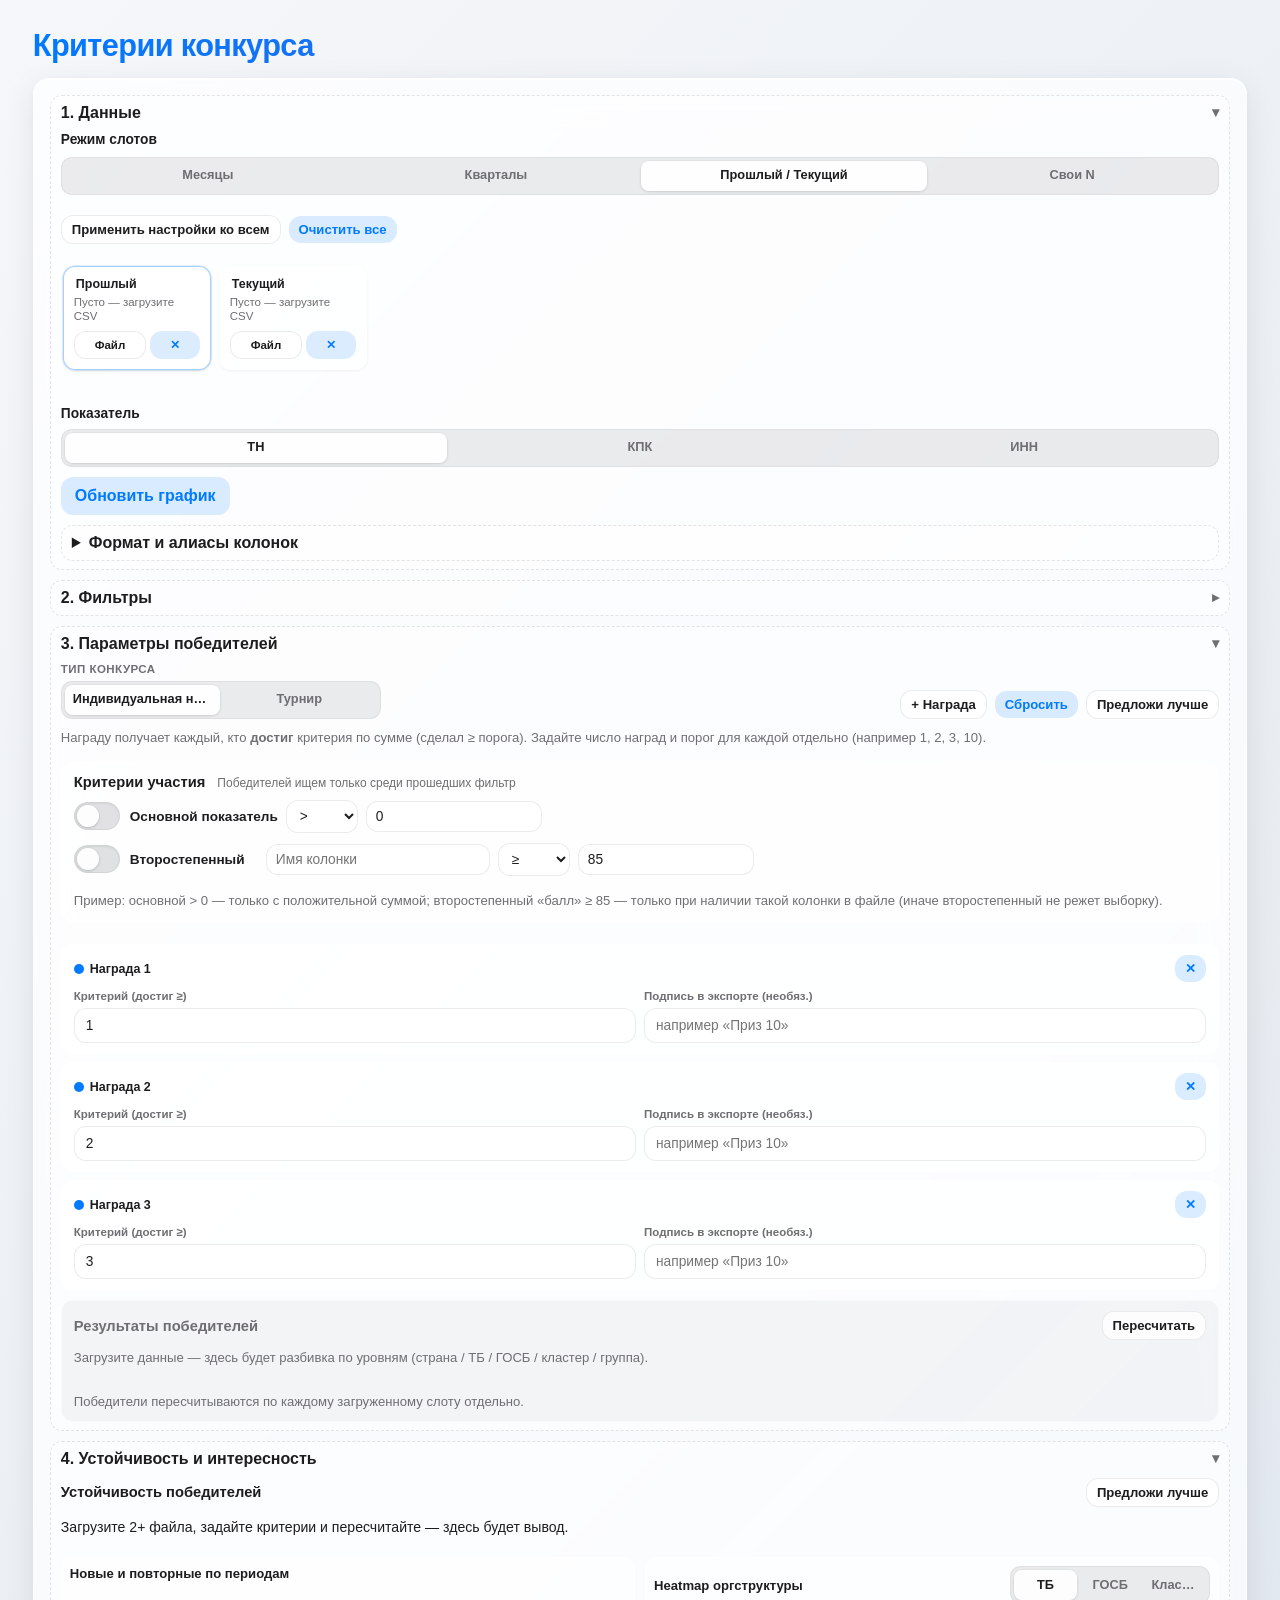
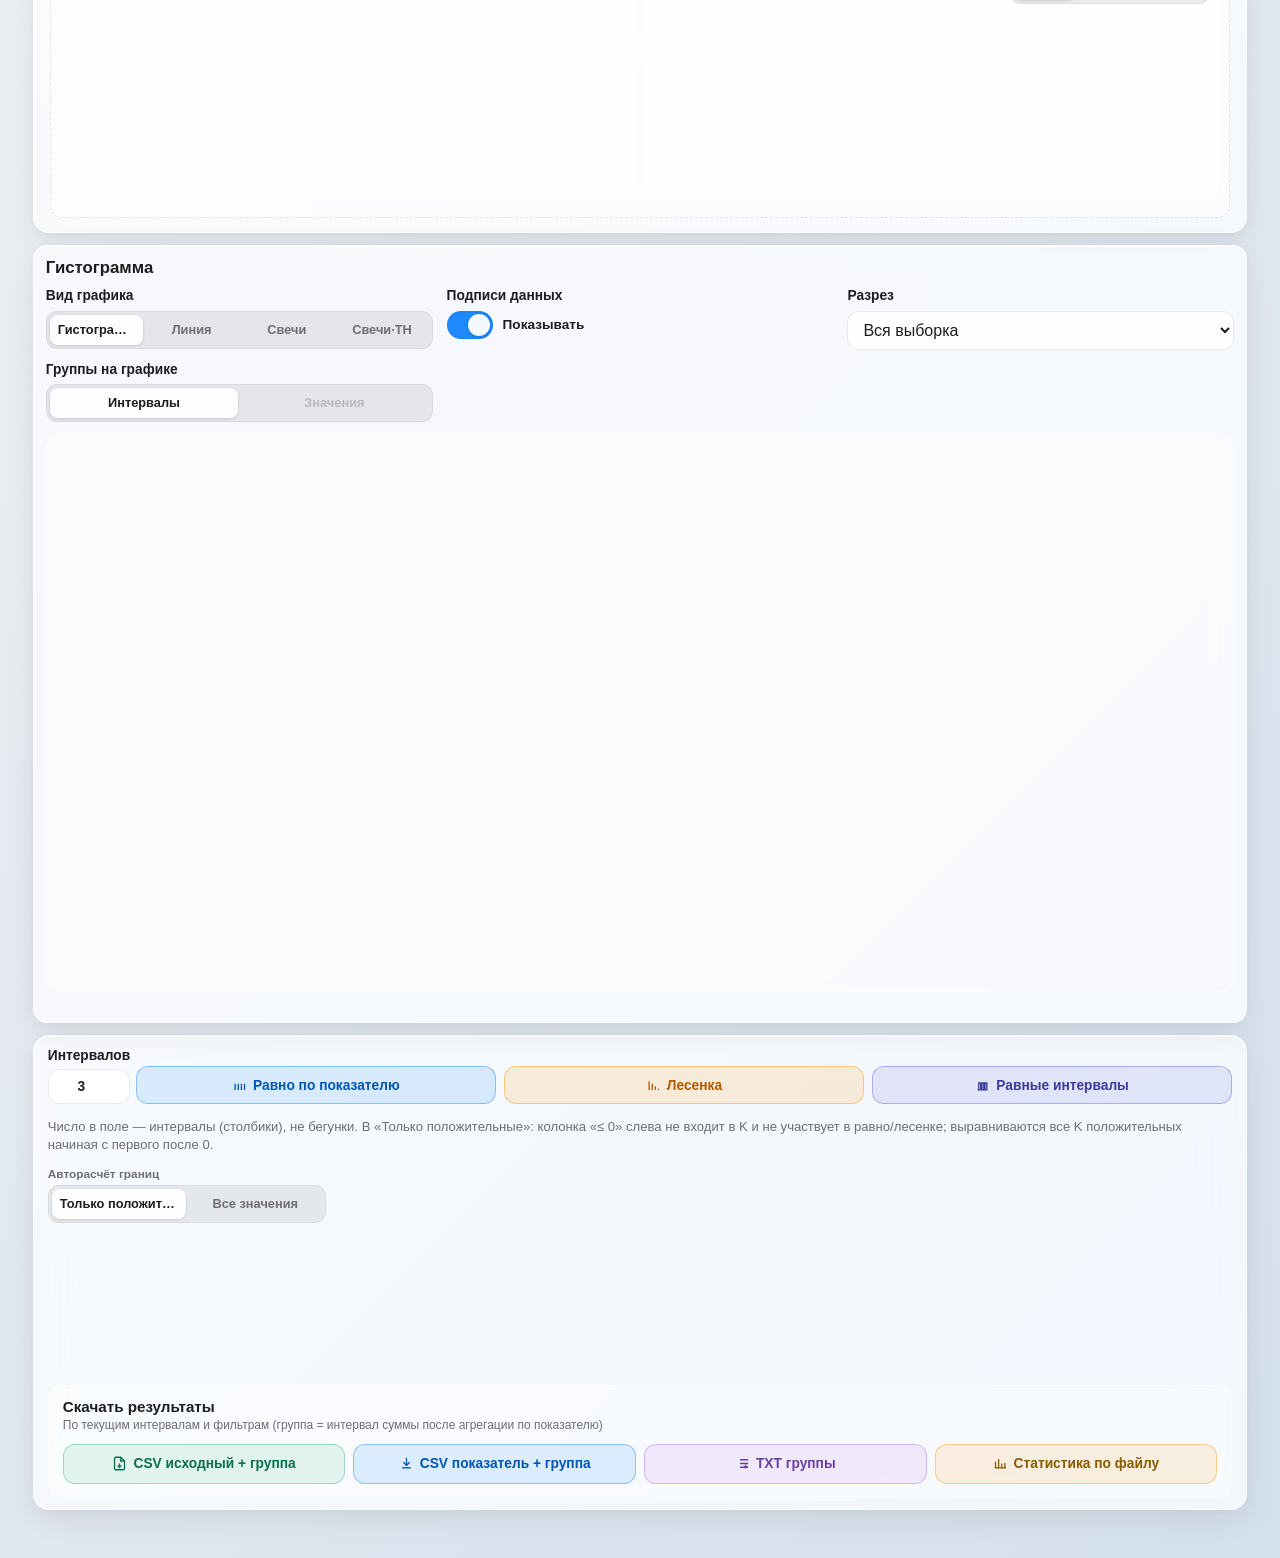
<file: POST/RESURCE_PANEL_HTML_WORK/contest-criteria.html>
<!DOCTYPE html>
<html lang="ru">
<head>
  <meta charset="UTF-8">
  <meta name="viewport" content="width=device-width, initial-scale=1.0">
  <title>Критерии конкурса</title>
  <!--
    Стили: css/contest-criteria.css
    Конфиг: src/contest_criteria/config.js
    Логика: src/contest_criteria/app.js + src/contest_interest.js
  -->
  
  <link rel="stylesheet" href="css/contest-criteria.css">
</head>
<body>
    <div class="wrap">
    <header class="page-head">
      <h1>Критерии конкурса</h1>
    </header>


    <div class="grid">
      <section class="panel stack">
        <details class="section-block" id="dataBlock" open>
          <summary>1. Данные</summary>
          <div class="section-block__content">
            <div class="slot-mode-row">
              <span class="toolbar-label">Режим слотов</span>
              <div class="seg" id="slotModeSeg" role="group" aria-label="Режим слотов">
                <button type="button" class="seg__btn" data-value="months">Месяцы</button>
                <button type="button" class="seg__btn" data-value="quarters">Кварталы</button>
                <button type="button" class="seg__btn is-on" data-value="pair">Прошлый / Текущий</button>
                <button type="button" class="seg__btn" data-value="custom">Свои N</button>
              </div>
              <select id="slotModeSelect" class="sr-only" tabindex="-1" aria-hidden="true" hidden>
                <option value="months">Месяцы</option>
                <option value="quarters">Кварталы</option>
                <option value="pair" selected>Прошлый / Текущий</option>
                <option value="custom">Свои N</option>
              </select>
              <div class="slot-custom-n" id="slotCustomNRow">
                <label class="field" style="margin:0">
                  <span>Число файлов</span>
                  <input id="slotCustomCount" type="number" min="1" max="12" step="1" value="3">
                </label>
              </div>
            </div>

            <div class="slots-toolbar">
              <button class="btn secondary small" type="button" id="btnApplySettingsAll"
                data-tip="Скопировать фильтры и границы интервалов с активного слота на все загруженные">Применить настройки ко всем</button>
              <button class="btn ghost small" type="button" id="btnClear"
                data-tip="Очистить все слоты">Очистить все</button>
            </div>

            <div id="slotsRail" class="slots-rail" aria-label="Слоты файлов"></div>
            <div id="fileOverviewA" class="file-overview" aria-live="polite"></div>
            <!-- скрытый legacy input для совместимости обработчиков -->
            <input id="fileInput" type="file" accept=".csv,text/csv,text/plain,.tsv,.txt" class="sr-only" tabindex="-1" aria-hidden="true">

            <div id="loadStatus" class="status" hidden role="status" aria-live="polite"></div>

            <div class="toolbar-cell" style="margin-top:8px" data-tip="Какое поле считать идентификатором для агрегации SUM(сумма)">
              <span class="toolbar-label">Показатель</span>
              <div class="seg" id="indicatorSeg" role="group" aria-label="Показатель">
                <button type="button" class="seg__btn is-on" data-value="tn">ТН</button>
                <button type="button" class="seg__btn" data-value="kpk">КПК</button>
                <button type="button" class="seg__btn" data-value="inn">ИНН</button>
              </div>
              <select id="indicatorSelect" class="sr-only" tabindex="-1" aria-hidden="true" hidden>
                <option value="tn" selected>ТН</option>
                <option value="kpk">КПК</option>
                <option value="inn">ИНН</option>
              </select>
            </div>

            <div class="row">
              <button class="btn ghost" type="button" id="btnRebuild" data-tip="Пересчитать фильтры, интервалы и график">Обновить график</button>
            </div>

            <details class="help">
              <summary data-tip="Подсказка по алиасам колонок">Формат и алиасы колонок</summary>
              <p class="hint" style="margin:8px 0 0">
                Регистр заголовков не важен. Если несколько колонок из одного списка алиасов —
                берётся та, чьё имя раньше в списке алиасов.<br>
                <strong>сумма:</strong> сумма, прирост, прирос, рост, итог, sum, amount<br>
                <strong>Показатель</strong> (выбирается переключателем):<br>
                · <strong>ТН:</strong> тн, tn, табельный, таб.ном, табельный номер, emp_id<br>
                · <strong>КПК:</strong> кпк, kpk, клиентский, клиентский пк<br>
                · <strong>ИНН:</strong> инн, inn, tax_id, taxpayer<br>
                <strong>ТБ:</strong> тб, tb, тербанк · <strong>ГОСБ:</strong> госб, gosb ·
                <strong>кластер:</strong> кластер, cluster<br>
                Обязательны: выбранный показатель + сумма. Остальные колонки опциональны.<br>
                Кодировка: UTF-8, windows-1251 и др. определяются автоматически.
              </p>
            </details>
          </div>
        </details>

        <details class="section-block" id="filtersBlock">
          <summary>2. Фильтры</summary>
          <div class="section-block__content">
            <div id="filterHint" class="filter-hint" aria-live="polite"></div>

            <div class="filter-block" id="orgTreeFilterBlock">
              <div class="filter-toolbar">
                <div class="filter-toolbar__title">
                  <strong>ТБ / ГОСБ</strong>
                  <span class="filter-toolbar__sub">кнопки действуют и на кластеры</span>
                </div>
                <div class="filter-toolbar__actions">
                  <button class="btn secondary small btn-with-icon is-select-all" type="button" id="btnFilterSelectAll"
                    data-tip="Отметить все ТБ, ГОСБ и кластеры">
                    <span class="btn-ico" aria-hidden="true"></span>
                    <span>Выбрать всё</span>
                  </button>
                  <button class="btn secondary small btn-with-icon is-clear-all" type="button" id="btnFilterClearAll"
                    data-tip="Снять все отметки в ТБ, ГОСБ и кластерах">
                    <span class="btn-ico" aria-hidden="true"></span>
                    <span>Снять всё</span>
                  </button>
                </div>
              </div>
              <p class="hint" style="margin:0 0 6px">Порядок фиксированный. Невыбранные — серые; их тоже можно выбрать — подтянутся связанные значения. Фильтр применяется к загруженному файлу.</p>
              <div id="orgTree" class="filter-tree"><div class="empty">Загрузите данные</div></div>
            </div>

            <div class="filter-block" id="clusterFilterBlock">
              <div class="toolbar toolbar--plain">
                <strong>Кластер</strong>
              </div>
              <div id="clusterChecks" class="checks"><div class="empty">Загрузите данные</div></div>
            </div>
          </div>
        </details>

        <details class="section-block" id="winnersBlock" open>
          <summary>3. Параметры победителей</summary>
          <div class="section-block__content winners-panel" id="winnersPanel" data-type="award">
            <div class="winners-head">
              <div class="winners-type">
                <span class="winners-type__label">Тип конкурса</span>
                <div class="seg" id="winnersTypeSeg" role="group" aria-label="Тип конкурса">
                  <button type="button" class="seg__btn is-on" data-value="award">Индивидуальная награда</button>
                  <button type="button" class="seg__btn" data-value="tournament">Турнир</button>
                </div>
                <select id="winnersType" class="sr-only" tabindex="-1" aria-hidden="true">
                  <option value="award" selected>Индивидуальная награда</option>
                  <option value="tournament">Турнир</option>
                </select>
              </div>
              <div class="winners-actions">
                <button class="btn secondary small" type="button" id="btnWinnersAdd" data-tip="Добавить ещё одну награду">+ Награда</button>
                <button class="btn ghost small" type="button" id="btnWinnersReset" data-tip="Сбросить параметры победителей к значениям по умолчанию">Сбросить</button>
                <button class="btn secondary small" type="button" id="btnSuggestBetter"
                  data-tip="Симулировать альтернативные критерии и предложить более интересные">Предложи лучше</button>
              </div>
            </div>
            <p class="winners-hint winners-only-award">
              Награду получает каждый, кто <strong>достиг</strong> критерия по сумме (сделал ≥ порога).
              Задайте число наград и порог для каждой отдельно (например 1, 2, 3, 10).
            </p>
            <p class="winners-hint winners-only-tournament">
              Турнир: для каждой награды — достоинство (золото / серебро / бронза), круг отбора,
              направление «лучше» (больше или меньше), и сколько лучших берут (топ N или %).
              Если несколько наград с <strong>одним кругом</strong> (например все «страна»), они идут
              каскадом по достоинству: топ‑2 золото и топ‑5 серебро → первые 2 получают золото,
              <em>следующие</em> 5 — серебро (уже награждённые на этом круге не пересекаются).
            </p>
            <p class="winners-hint winners-only-tournament">
              Турнир: для каждой награды — достоинство (золото / серебро / бронза), круг отбора,
              направление «лучше» (больше или меньше), и сколько лучших берут (топ N или %).
              Если несколько наград с <strong>одним кругом</strong> (например все «страна»), они идут
              каскадом по достоинству: топ‑2 золото и топ‑5 серебро → первые 2 получают золото,
              <em>следующие</em> 5 — серебро (уже награждённые на этом круге не пересекаются).
            </p>

            <div class="participation-box" id="participationBox" aria-label="Критерии участия">
              <div class="participation-box__head">
                <strong>Критерии участия</strong>
                <span class="participation-box__sub">Победителей ищем только среди прошедших фильтр</span>
              </div>
              <div class="participation-row" id="partPrimaryRow">
                <label class="glass-switch" id="partPrimarySwitch" data-tip="Фильтр по основному показателю (сумма после агрегации)">
                  <input id="partPrimaryEnabled" type="checkbox" role="switch" aria-checked="false" data-part="primaryEnabled">
                  <span class="glass-switch__track" aria-hidden="true"><span class="glass-switch__thumb"></span></span>
                  <span class="glass-switch__label">Основной показатель</span>
                </label>
                <select id="partPrimaryOp" data-part="primaryOp" aria-label="Сравнение основного">
                  <option value="gt">&gt;</option>
                  <option value="gte" selected>≥</option>
                  <option value="lt">&lt;</option>
                  <option value="lte">≤</option>
                  <option value="eq">=</option>
                </select>
                <input id="partPrimaryValue" type="number" step="any" value="0" data-part="primaryValue" aria-label="Порог основного">
              </div>
              <div class="participation-row" id="partSecondaryRow">
                <label class="glass-switch" id="partSecondarySwitch" data-tip="Фильтр по другой колонке файла. Если колонки нет — критерий игнорируется, участвуют все">
                  <input id="partSecondaryEnabled" type="checkbox" role="switch" aria-checked="false" data-part="secondaryEnabled">
                  <span class="glass-switch__track" aria-hidden="true"><span class="glass-switch__thumb"></span></span>
                  <span class="glass-switch__label">Второстепенный</span>
                </label>
                <input id="partSecondaryColumn" type="text" list="partSecondaryColumnsList" placeholder="Имя колонки" data-part="secondaryColumn" aria-label="Колонка второстепенного">
                <datalist id="partSecondaryColumnsList"></datalist>
                <select id="partSecondaryOp" data-part="secondaryOp" aria-label="Сравнение второстепенного">
                  <option value="gt">&gt;</option>
                  <option value="gte" selected>≥</option>
                  <option value="lt">&lt;</option>
                  <option value="lte">≤</option>
                  <option value="eq">=</option>
                </select>
                <input id="partSecondaryValue" type="number" step="any" value="85" data-part="secondaryValue" aria-label="Порог второстепенного">
              </div>
              <p class="winners-hint" style="margin:6px 0 0">
                Пример: основной &gt; 0 — только с положительной суммой; второстепенный «балл» ≥ 85 —
                только при наличии такой колонки в файле (иначе второстепенный не режет выборку).
              </p>
            </div>

            <div id="winnersList" class="winners-list" aria-live="polite"></div>
            <div class="winners-report is-empty" id="winnersReport" aria-live="polite">
              <div class="winners-report__head">
                <h3 class="winners-report__title">Результаты победителей</h3>
                <button class="btn secondary small" type="button" id="btnWinnersRecalc"
                  data-tip="Пересчитать победителей по текущим критериям, фильтрам и интервалам">Пересчитать</button>
              </div>
              <p class="winners-report__meta" id="winnersReportMeta">Загрузите данные — здесь будет разбивка по уровням (страна / ТБ / ГОСБ / кластер / группа).</p>
              <div id="winnersReportBody"></div>
              <p class="winners-hint" id="winnersMultiMeta" style="margin-top:8px">Победители пересчитываются по каждому загруженному слоту отдельно.</p>
            </div>
          </div>
        </details>

        <details class="section-block" id="diversityBlock" open>
          <summary>4. Устойчивость и интересность</summary>
          <div class="section-block__content diversity-panel" id="diversityPanel">
            <div class="winners-report__head">
              <h3 class="winners-report__title">Устойчивость победителей</h3>
              <button class="btn secondary small" type="button" id="btnSuggestBetter2"
                data-tip="Симулировать альтернативные критерии">Предложи лучше</button>
            </div>
            <p class="diversity-narrative" id="diversityNarrative">Загрузите 2+ файла, задайте критерии и пересчитайте — здесь будет вывод.</p>
            <div class="diversity-hero" id="diversityHero"></div>
            <div class="diversity-charts">
              <div class="diversity-chart-card">
                <h4>Новые и повторные по периодам</h4>
                <canvas id="diversityChurnChart" width="480" height="180" aria-label="Новые и повторные победители"></canvas>
              </div>
              <div class="diversity-chart-card">
                <div style="display:flex;justify-content:space-between;align-items:center;gap:8px;flex-wrap:wrap;margin-bottom:6px">
                  <h4 style="margin:0">Heatmap оргструктуры</h4>
                  <div class="seg" id="diversityOrgSeg" role="group" aria-label="Разрез heatmap" style="width:auto;min-width:200px">
                    <button type="button" class="seg__btn is-on" data-value="tb">ТБ</button>
                    <button type="button" class="seg__btn" data-value="gosb">ГОСБ</button>
                    <button type="button" class="seg__btn" data-value="cluster">Кластер</button>
                  </div>
                </div>
                <canvas id="diversityHeatChart" width="480" height="180" aria-label="Тепловая карта оргструктуры"></canvas>
              </div>
            </div>
            <div id="suggestCards" class="suggest-cards" aria-live="polite"></div>
          </div>
        </details>
      </section>

      <section class="panel panel-chart-col">
        <div class="chart-sticky">
          <h2 id="chartHeading">Гистограмма</h2>
          <div class="chart-toolbar">
            <div class="toolbar-cell" data-tip="Гистограмма — интервалы по числу показателя; линия — форма; свечи — распределение сумм; свечи·ТН — те же границы по суммам, подписи у границ показывают число показателя.">
              <span class="toolbar-label">Вид графика</span>
              <div class="seg" id="chartTypeSeg" role="group" aria-label="Вид графика">
                <button type="button" class="seg__btn is-on" data-value="bars">Гистограмма</button>
                <button type="button" class="seg__btn" data-value="line">Линия</button>
                <button type="button" class="seg__btn" data-value="candles">Свечи</button>
                <button type="button" class="seg__btn" data-value="candles_tn">Свечи·ТН</button>
              </div>
              <select id="chartType" class="sr-only" tabindex="-1" aria-hidden="true">
                <option value="bars" selected>Гистограмма</option>
                <option value="line">Линия</option>
                <option value="candles">Свечи</option>
                <option value="candles_tn">Свечи·ТН</option>
              </select>
            </div>
            <div class="toolbar-cell" data-tip="Подписи на графике: число показателя на столбиках; у свечей — зоны или суммы+показатель у границ тела">
              <span class="toolbar-label">Подписи данных</span>
              <label class="glass-switch is-on" id="showChartLabelsSwitch" data-tip="Показывать подписи на графике">
                <input id="showChartLabels" type="checkbox" checked role="switch" aria-checked="true">
                <span class="glass-switch__track" aria-hidden="true"><span class="glass-switch__thumb"></span></span>
                <span class="glass-switch__label">Показывать</span>
              </label>
            </div>
            <div class="toolbar-cell" data-tip="Серии гистограммы после агрегации по показателю">
              <span class="toolbar-label">Разрез</span>
              <select id="sliceMode">
                <option value="all">Вся выборка</option>
                <option value="tb">В разрезе ТБ</option>
                <option value="cluster">В разрезе кластера</option>
              </select>
            </div>
            <div class="toolbar-cell" data-tip="Ось X: интервалы или значения разреза. «Значения» доступны, когда выбран разрез ТБ/кластер.">
              <span class="toolbar-label">Группы на графике</span>
              <div class="seg" id="groupLayoutSeg" role="group" aria-label="Группы на графике">
                <button type="button" class="seg__btn" data-value="bin">Интервалы</button>
                <button type="button" class="seg__btn is-on" data-value="slice">Значения</button>
              </div>
              <select id="groupLayout" class="sr-only" tabindex="-1" aria-hidden="true">
                <option value="bin">Интервалы сумм</option>
                <option value="slice" selected>Значения разреза</option>
              </select>
            </div>
          </div>
          <div class="chart-wrap chart-wrap-primary" data-tip="Ось X зависит от режима; ось Y — число показателя">
            <canvas id="chart" aria-label="Гистограмма распределения сумм"></canvas>
          </div>
          <div id="legend" class="legend" data-tip="Цвета серий / периодов"></div>
        </div>
        <div class="chart-below">
          <div id="binCustomRow">
            <div class="edge-tools">
              <label class="field field--edges" data-tip="Число интервалов (столбиков). В режиме «Только положительные» — число положительных интервалов; отрицательные — отдельная колонка слева и в это число не входят.">
                <span>Интервалов</span>
                <input id="movableEdgeCount" type="number" min="1" max="40" step="1" value="3">
              </label>
              <div class="edge-tools__btns">
                <button class="btn secondary btn-with-icon is-edge-equal" type="button" id="btnEqualCountEdges"
                  data-tip="Равное число показателя во всех заданных интервалах. «Только положительные»: колонка ≤0 не участвует; выравниваются все K положительных с первого после 0.">
                  <span class="btn-ico" aria-hidden="true"></span>
                  <span>Равно по показателю</span>
                </button>
                <button class="btn secondary btn-with-icon is-edge-ladder" type="button" id="btnLadderCountEdges"
                  data-tip="Лесенка K…1 по числу показателя слева направо по всем интервалам. При многих одинаковых суммах (нули) точные доли невозможны — граница перескакивает на следующее различное значение. «Только положительные»: ≤0 не участвует.">
                  <span class="btn-ico" aria-hidden="true"></span>
                  <span>Лесенка</span>
                </button>
                <button class="btn secondary btn-with-icon is-edge-even" type="button" id="btnEvenWidthEdges"
                  data-tip="Равная ширина по шкале сумм среди заданных интервалов (в positive — среди положительных на 0…max).">
                  <span class="btn-ico" aria-hidden="true"></span>
                  <span>Равные интервалы</span>
                </button>
              </div>
            </div>
            <p class="hint">Число в поле — интервалы (столбики), не бегунки. В «Только положительные»: колонка «≤ 0» слева не входит в K и не участвует в равно/лесенке; выравниваются все K положительных начиная с первого после 0.</p>
            <div class="edge-calc-mode" data-tip="Все значения — K интервалов по всему диапазону, отрицательные тоже участвуют в равно/лесенке. Только положительные — колонка «≤ 0» вне K + K положительных с первого после 0.">
              <span class="edge-calc-mode__label">Авторасчёт границ</span>
              <div class="seg" id="edgeCalcModeSeg" role="group" aria-label="Авторасчёт границ">
                <button type="button" class="seg__btn is-on" data-value="positive">Только положительные</button>
                <button type="button" class="seg__btn" data-value="all">Все значения</button>
              </div>
              <select id="edgeCalcMode" class="sr-only" tabindex="-1" aria-hidden="true">
                <option value="positive" selected>Только положительные</option>
                <option value="all">Все значения</option>
              </select>
            </div>
            <div class="edge-rail-wrap">
              <div id="edgeRail" class="edge-rail" aria-label="Шкала границ интервалов"></div>
              <div id="edgeFineTune" class="edge-fine hidden" aria-live="polite"></div>
              <div id="edgeValues" class="edge-values"></div>
            </div>
          </div>
          <div id="stats" class="stats"></div>
          <div id="freqDetail" class="freq-detail" aria-label="Статистика по интервалам"></div>
          <div class="export-panel" aria-label="Скачивание результатов">
            <div class="export-panel__head">
              <h3 class="export-panel__title">Скачать результаты</h3>
              <p class="export-panel__sub" id="exportPanelSub">По текущим интервалам, фильтрам и параметрам победителей (колонки «Победитель» и «Награда»)</p>
            </div>
            <div class="export-panel__btns">
              <button class="btn secondary btn-with-icon is-export-raw" type="button" id="btnExportRaw"
                data-tip="Исходные строки CSV + «Группа», «Победитель», «Награда»">
                <span class="btn-ico" aria-hidden="true"></span>
                <span>CSV исходный + группа</span>
              </button>
              <button class="btn secondary btn-with-icon is-export-tn" type="button" id="btnExportTn"
                data-tip="Уникальные значения показателя + группа + победитель/награда">
                <span class="btn-ico" aria-hidden="true"></span>
                <span>CSV показатель + группа</span>
              </button>
              <button class="btn secondary btn-with-icon is-export-groups" type="button" id="btnExportGroups"
                data-tip="Текстовый файл: группы → список показателя (8 знаков)">
                <span class="btn-ico" aria-hidden="true"></span>
                <span>TXT группы</span>
              </button>
              <button class="btn secondary btn-with-icon is-export-filestats" type="button" id="btnExportFileStats"
                data-tip="JSON-профиль текущего файла (без фильтров): ТБ/ГОСБ/кластер; худшие/лучшие ~10% по сумме (больше = лучше); связи оргструктуры">
                <span class="btn-ico" aria-hidden="true"></span>
                <span>Статистика по файлу</span>
              </button>
            </div>
          </div>
        </div>
      </section>
    </div>
  </div>

  <div id="glassTip" class="glass-tip" aria-hidden="true"></div>

  <script src="src/csv_encoding.js"></script>
  <script src="src/contest_criteria/config.js"></script>
  <script src="src/contest_interest.js"></script>
  <script src="src/contest_criteria/app.js"></script>
</body>
</html>
</file>
<file: panel-v8/panel.css>
/* Ресурсная панель v8 «Лаунчер» — стили.
   Токены v8 (тёмная по умолчанию + светлая «Туман»), цвета стендов/сегментов и стили макета E v2.
   Тема — атрибут <html data-theme="dark|light">, ставится до отрисовки из localStorage.rp_theme. */

/* ——— Общее для обеих тем: шрифты, размеры, радиусы ——— */
:root {
  --font: "Segoe UI Variable Text", "Segoe UI Variable", "Segoe UI", -apple-system, BlinkMacSystemFont, "SF Pro Text", "Helvetica Neue", Arial, sans-serif;
  --font-d: "Segoe UI Variable Display", "Segoe UI Variable", "Segoe UI", -apple-system, "SF Pro Display", "Helvetica Neue", Arial, sans-serif;
  --mono: "Cascadia Mono", "SF Mono", ui-monospace, Menlo, Consolas, "Liberation Mono", monospace;

  --fs-xs: 11px;
  --fs-s: 12.5px;
  --fs-m: 13px;
  --fs-l: 15px;
  --fs-xl: 20px;
  --fs-xxl: 26px;
  --fw-r: 400;
  --fw-sb: 600;
  --fw-b: 700;

  --h-s: 28px;
  --h-m: 34px;
  --r-s: 6px;
  --r-m: 10px;
  --r-l: 16px;
  --r-xl: 22px;

  --top-h: 56px;
  --dock-safe: 0px;
  --z-top: 30;
  --z-dock: 40;
  --z-pill: 41;
  --z-pop: 60;
  --z-omni: 80;
  --z-modal: 90;
  --z-toast: 95;
  --z-tip: 99;
  --ease: cubic-bezier(.2, .7, .2, 1);
}

/* ——— Тёмная (по умолчанию) ——— */
:root,
[data-theme="dark"] {
  color-scheme: dark;
  --bg: #0A0F0D;
  --sf: #111815;
  --sf2: #16201C;
  --sf3: #1C2723;
  --inp: #0E1512;
  --ink: #E4EDE8;
  --ink2: #B6C4BD;
  --mut: #869690;
  --line: #222D29;
  --line2: #32403A;

  --g: #35B955;
  --g-ink: #5ED47A;
  --g-t: rgba(53, 185, 85, .14);
  --g-btn: #35B955;
  --on-g: #04160A;
  --g-glow: rgba(53, 185, 85, .35);

  --amber: #E4A83A;
  --amber-ink: #E4A83A;
  --amber-t: rgba(228, 168, 58, .15);
  --red: #F06B5A;
  --red-ink: #F06B5A;
  --red-t: rgba(240, 107, 90, .15);
  --slate: #93A5BC;
  --slate-t: rgba(147, 165, 188, .14);
  --violet: #A294FF;
  --violet-t: rgba(162, 148, 255, .14);
  --blue: #6AA2FF;

  --grid-dot: rgba(228, 237, 232, .08);
  --glass: rgba(20, 28, 25, .74);
  --glass-b: rgba(40, 52, 47, .9);
  --glass-edge: rgba(255, 255, 255, .07);
  --scrim: rgba(3, 8, 6, .55);
  --sh1: 0 0 0 1px rgba(255, 255, 255, .05);
  --sh2: 0 8px 22px -8px rgba(0, 0, 0, .6), 0 0 0 1px rgba(255, 255, 255, .06);
  --sh3: 0 28px 70px -20px rgba(0, 0, 0, .8), 0 0 0 1px rgba(255, 255, 255, .08);
  --island: #1F2A25;
  --island-ink: #E4EDE8;
  --island-line: rgba(255, 255, 255, .1);
  --focus: #5ED47A;
}

/* ——— Светлая «Туман»: приглушённая, иерархия — фоном и линией, а не белизной ——— */
[data-theme="light"] {
  color-scheme: light;
  --bg: #DCE3DF;
  --sf: #E9EEEB;
  --sf2: #E2E8E4;
  --sf3: #D5DDD8;
  --inp: #F2F5F3;
  --ink: #17221D;
  --ink2: #33413A;
  --mut: #56655D;
  --line: #C3CEC8;
  --line2: #AEBBB4;

  --g: #1E8A36;
  --g-ink: #146B2A;
  --g-t: #CFE5D5;
  --g-btn: #1B7F32;
  --on-g: #FFFFFF;
  --g-glow: rgba(30, 138, 54, .22);

  --amber: #9A6700;
  --amber-ink: #7A5200;
  --amber-t: #F1E3C2;
  --red: #B8392A;
  --red-ink: #9A2E21;
  --red-t: #F2D9D3;
  --slate: #4F6073;
  --slate-t: #D8E0E8;
  --violet: #5B49BE;
  --violet-t: #E0DBF5;
  --blue: #2F5FA8;

  --grid-dot: rgba(23, 34, 29, .1);
  --glass: rgba(233, 238, 235, .82);
  --glass-b: rgba(242, 245, 243, .7);
  --glass-edge: rgba(23, 34, 29, .08);
  --scrim: rgba(23, 34, 29, .3);
  --sh1: 0 1px 2px rgba(23, 34, 29, .06), 0 0 0 1px rgba(23, 34, 29, .06);
  --sh2: 0 6px 18px -6px rgba(23, 34, 29, .2), 0 0 0 1px rgba(23, 34, 29, .07);
  --sh3: 0 24px 60px -18px rgba(23, 34, 29, .35), 0 4px 12px -4px rgba(23, 34, 29, .12), 0 0 0 1px rgba(23, 34, 29, .07);
  --island: #26332C;
  --island-ink: #EAF2ED;
  --island-line: rgba(255, 255, 255, .12);
  --focus: #1E8A36;
}

/* Фон страницы задаётся сразу — без белой вспышки у фреймов */
html {
  background: var(--bg);
  color: var(--ink);
}

/* ——— Ресурсная панель: цвета стендов (по риску) и сегментов сети ——— */
:root, [data-theme="dark"] {
  --env-prom: #F06B5A; --env-prom-t: rgba(240,107,90,.16);
  --env-psi:  #E4A83A; --env-psi-t:  rgba(228,168,58,.16);
  --env-ift:  #6AA2FF; --env-ift-t:  rgba(106,162,255,.16);
  --env-oth:  #93A5BC; --env-oth-t:  rgba(147,165,188,.12);
  --seg-alpha: #A294FF; --seg-alpha-t: rgba(162,148,255,.15);
  --seg-sigma: #4FC6C0; --seg-sigma-t: rgba(79,198,192,.15);
}
[data-theme="light"] {
  --env-prom: #B8392A; --env-prom-t: #F2D9D3;
  --env-psi:  #8A5C00; --env-psi-t:  #F1E3C2;
  --env-ift:  #2F5FA8; --env-ift-t:  #D6E2F4;
  --env-oth:  #4F6073; --env-oth-t:  #D8E0E8;
  --seg-alpha: #5B49BE; --seg-alpha-t: #E0DBF5;
  --seg-sigma: #1C7A74; --seg-sigma-t: #CDEAE7;
}

/* ——— База ——— */
*, *::before, *::after { box-sizing: border-box; }
body {
  margin: 0; background: var(--bg); color: var(--ink);
  font: var(--fw-r) var(--fs-m)/1.4 var(--font); -webkit-font-smoothing: antialiased;
  --pad: clamp(16px, 2.6vw, 44px); --rh: 30px; --fs-row: 15px; --cols: 4; --pw: 0px;
  --hero-pt: clamp(14px, 2.6vh, 30px); --fav-gap: clamp(14px, 2.6vh, 26px); --idx-pt: clamp(14px, 2.8vh, 30px);
}
/* Режим «один экран»: страница = окно, индекс занимает остаток высоты */
body.fit { height: 100vh; height: 100dvh; overflow: hidden; display: flex; flex-direction: column; }
body.fit.compact { --hero-pt: 4px; --fav-gap: 8px; --idx-pt: 10px; }
/* Под шапкой: слева панель групп, справа — поиск, избранное, встречи и индекс */
.shell { display: flex; align-items: stretch; min-width: 0; }
body.fit .shell { flex: 1; min-height: 0; }
.main { flex: 1; min-width: 0; display: flex; flex-direction: column; }
body.fit .main { min-height: 0; }
button, input, select, textarea { font: inherit; color: inherit; }
a { color: inherit; }
:focus-visible { outline: 2px solid var(--focus); outline-offset: 2px; }
.ui-i { width: 18px; height: 18px; flex: none; display: block; }
.sr { position: absolute; width: 1px; height: 1px; overflow: hidden; clip: rect(0 0 0 0); white-space: nowrap; }
@keyframes enter { from { opacity: 0; transform: translateY(6px) scale(.985); } }

/* ——— Шапка ——— */
.top { height: var(--top-h); flex: none; display: flex; align-items: center; justify-content: space-between; gap: 16px; padding: 0 var(--pad); }
.lead { display: flex; align-items: center; gap: 12px; min-width: 0; }
.brand { display: flex; align-items: center; gap: 11px; min-width: 0; }
.mark { width: 30px; height: 30px; border-radius: 9px; background: var(--g); display: flex; align-items: flex-end; justify-content: center; gap: 3px; padding-bottom: 7px; flex: none; }
.mark i { width: 3px; border-radius: 2px; background: #fff; }
.mark i:nth-child(1) { height: 6px; } .mark i:nth-child(2) { height: 11px; } .mark i:nth-child(3) { height: 16px; }
.brand b { display: block; font: var(--fw-b) var(--fs-l)/1.2 var(--font-d); letter-spacing: -.01em; }
.brand small { display: block; font-size: 11.5px; color: var(--mut); }
.acts { display: flex; align-items: center; gap: 8px; }
.sum { display: flex; align-items: center; gap: 14px; margin-right: 6px; font-size: var(--fs-s); color: var(--ink2); font-variant-numeric: tabular-nums; }
.sum span { display: inline-flex; align-items: center; gap: 6px; white-space: nowrap; }
.btn {
  height: var(--h-m); border-radius: var(--r-m); border: 0; background: var(--sf); box-shadow: var(--sh1);
  display: inline-flex; align-items: center; gap: 8px; padding: 0 13px; cursor: pointer; font-size: var(--fs-m); font-weight: var(--fw-sb);
  position: relative; overflow: hidden; transition: background .15s var(--ease);
}
.btn:hover { background: var(--sf2); }
.btn.ic { width: var(--h-m); padding: 0; justify-content: center; }
.btn.pri { background: var(--g-btn); color: var(--on-g); box-shadow: none; }
#gpBtn[data-m="open"], #gpBtn[aria-expanded="true"] { color: var(--g-ink); }
.btn[disabled] { cursor: default; }
/* Прогресс проверки — заливка внутри кнопки */
.btn .prog { position: absolute; inset: auto 0 0 0; height: 2px; background: var(--g); transform-origin: left; transform: scaleX(var(--p, 0)); opacity: 0; transition: transform .12s linear, opacity .2s; }
.btn.busy .prog { opacity: 1; }
.btn.busy svg { animation: spin 1s linear infinite; }
@keyframes spin { to { transform: rotate(360deg); } }

/* ——— Омнибокс ——— */
.hero { flex: none; display: flex; flex-direction: column; align-items: center; padding: var(--hero-pt) var(--pad) 0; position: relative; }
.omni {
  width: min(680px, 100%); height: 52px; display: flex; align-items: center; gap: 12px; padding: 0 12px 0 18px;
  background: var(--inp); border-radius: var(--r-l); box-shadow: var(--sh2); transition: box-shadow .15s var(--ease);
}
.omni:focus-within { box-shadow: 0 0 0 1px var(--g), 0 0 0 5px var(--g-t), var(--sh2); }
.omni > svg { width: 20px; height: 20px; color: var(--mut); }
.omni input { flex: 1; min-width: 0; height: 100%; border: 0; background: none; outline: none; font-size: var(--fs-l); font-weight: 500; }
.omni input::placeholder { color: var(--mut); font-weight: 400; }
.omni input::-webkit-search-cancel-button { display: none; }
.cnt { font: 500 var(--fs-xs) var(--mono); color: var(--mut); white-space: nowrap; font-variant-numeric: tabular-nums; }
kbd { font: 600 10.5px/1 var(--mono); color: var(--ink2); background: var(--sf3); border-radius: 5px; padding: 4px 6px; white-space: nowrap; }
.clr { width: 28px; height: 28px; border: 0; border-radius: 8px; background: none; color: var(--mut); cursor: pointer; display: none; place-items: center; }
.clr:hover { background: var(--sf2); color: var(--ink); }
.omni.has .clr { display: grid; } .omni.has kbd { display: none; }
.filters { display: flex; flex-wrap: wrap; justify-content: center; gap: 8px 22px; margin-top: 12px; }
.fg { display: flex; flex-wrap: wrap; justify-content: center; align-items: center; gap: 6px; }
.fg > span { font-size: 11.5px; color: var(--mut); margin-right: 2px; }
.chip {
  height: var(--h-s); border-radius: 14px; padding: 0 12px; border: 1px solid var(--line); background: transparent; cursor: pointer;
  font-size: var(--fs-s); font-weight: var(--fw-sb); color: var(--ink2); display: inline-flex; align-items: center; gap: 6px; transition: background .15s, color .15s;
}
.chip:hover { background: var(--sf2); color: var(--ink); }
.chip[aria-pressed="true"] { background: var(--g-t); color: var(--g-ink); border-color: transparent; }
.chip i { width: 7px; height: 7px; border-radius: 50%; background: var(--c); }

/* ——— Избранное: ряд «иконок приложений» ——— */
.favs { flex: none; margin-top: var(--fav-gap); display: flex; align-items: center; justify-content: center; gap: 14px; padding: 0 var(--pad); }
.cap { font: var(--fw-sb) 13px/1 var(--font); font-variant-caps: all-small-caps; letter-spacing: .08em; color: var(--mut); margin: 0; writing-mode: vertical-rl; transform: rotate(180deg); padding: 0 0 0 2px; border-right: 1px solid var(--line); }
.dock { display: flex; gap: 6px; justify-content: center; max-width: 100%; }
.app {
  width: 92px; flex: none; display: flex; flex-direction: column; align-items: center; gap: 5px; padding: 6px 2px 5px; border-radius: 14px;
  text-decoration: none; cursor: pointer; transition: background .15s var(--ease), opacity .15s;
}
.app:hover { background: var(--sf); }
.app .sq { width: 56px; height: 56px; border-radius: 16px; background: var(--sf2); box-shadow: var(--sh1); display: grid; place-items: center; position: relative; color: var(--ink2); }
.app .sq .ui-i { width: 24px; height: 24px; }
.app .sq .dot { position: absolute; top: 6px; right: 6px; }
.app .sq .cp { position: absolute; bottom: -3px; right: -3px; width: 20px; height: 20px; border-radius: 7px; background: var(--sf3); box-shadow: 0 0 0 2px var(--bg); display: grid; place-items: center; color: var(--ink2); }
.app .sq .cp .ui-i { width: 12px; height: 12px; }
/* Подпись плитки — до 2 строк; метки прижаты книзу, чтобы стоять на одной линии у соседних плиток */
.app .lb {
  max-width: 100%; font-size: var(--fs-xs); font-weight: var(--fw-sb); line-height: 1.25; color: var(--ink); text-align: center;
  display: -webkit-box; -webkit-box-orient: vertical; -webkit-line-clamp: 2; line-clamp: 2; max-height: 2.5em; overflow: hidden; overflow-wrap: break-word;
}
.app .tags { min-height: 19px; margin-top: auto; }
.app[data-st="down"] .lb { color: var(--mut); }
.app.mute { opacity: .3; }
body.compact .app .sq { width: 44px; height: 44px; border-radius: 13px; }
body.compact .app { gap: 3px; padding: 3px 2px 2px; }
body.compact .app .tags { min-height: 17px; }
body.compact .app .tag { height: 17px; line-height: 17px; }
body.fit.compact .idx { padding-top: 8px; padding-bottom: 6px; }

/* ——— Индекс: колонки разделов ——— */
.idx {
  flex: 1; min-height: 0; width: 100%; max-width: 1900px; margin: 0 auto; padding: var(--idx-pt) var(--pad) 18px;
  display: grid; grid-template-columns: repeat(var(--cols), minmax(0, 1fr)); column-gap: clamp(22px, 2vw, 44px); align-content: start;
}
body.fit .idx { overflow: hidden; padding-bottom: 10px; }
/* Идёт поиск: в разделы вернулись скрытые строки — указатель прокручивается внутри, страница остаётся без прокрутки */
body.fit.q .idx { overflow: hidden auto; overscroll-behavior: contain; }
/* Плотная ступень: омнибокс поднимается в строку шапки, сводка — только цифры */
body.compact .hero { margin-top: calc(-1 * var(--top-h) + 2px); pointer-events: none; }
body.compact .hero > * { pointer-events: auto; }
/* в шапке омнибокс центрируется по окну, а не по колонке справа от панели групп */
body.compact .omni { width: min(520px, 100vw - 800px); translate: calc(var(--pw) / -2) 0; }
body.compact .filters { margin-top: 8px; translate: calc(var(--pw) / -2) 0; }
body.compact .sum .lbl { display: none; }
.col { display: flex; flex-direction: column; gap: calc(var(--rh) * .45); min-width: 0; }
.sec { min-width: 0; }
.sh {
  display: flex; align-items: center; gap: 8px; height: calc(var(--rh) + 2px); margin: 0 0 2px; border-bottom: 1px solid var(--line);
  font: var(--fw-sb) var(--fs-l)/1 var(--font); font-variant-caps: all-small-caps; letter-spacing: .07em; color: var(--ink2);
}
.sh .ui-i { width: 15px; height: 15px; color: var(--mut); }
.sh em { margin-left: auto; font: 500 var(--fs-xs) var(--mono); font-style: normal; color: var(--mut); letter-spacing: 0; font-variant-caps: normal; }
.ln {
  display: flex; align-items: center; gap: 8px; min-height: var(--rh); padding: 2px 8px; margin: 0 -8px; border-radius: 8px; width: calc(100% + 16px);
  text-decoration: none; font-size: var(--fs-row); color: var(--ink); cursor: pointer; border: 0; background: none; text-align: left;
}
.ln:hover, .ln.kb { background: var(--sf2); }
.ln.kb { box-shadow: inset 2px 0 0 var(--g); }
.ln[hidden], .sec[hidden] { display: none !important; }
.ln > .ui-i { width: 17px; height: 17px; color: var(--mut); }
/* Название — до 2 строк, многоточие только после второй; полное — в подсказке */
.ln .tt {
  flex: 0 1 auto; min-width: 0; line-height: 1.2; overflow-wrap: break-word;
  display: -webkit-box; -webkit-box-orient: vertical; -webkit-line-clamp: 2; line-clamp: 2; max-height: 2.4em; overflow: hidden;
}
.ln .cp { width: 14px; height: 14px; color: var(--mut); }
/* Отточие, как в оглавлении книги: ведёт взгляд от названия к меткам */
.ln .ld { flex: 1 1 0; min-width: 0; height: 0; border-bottom: 1px dotted var(--line2); transform: translateY(3px); }
/* Недоступная ссылка: гаснет только название; иконка, метки и красная точка остаются в цвете */
.ln[data-st="down"] .tt { color: var(--mut); }
.sec { border-radius: 10px; transition: background .6s var(--ease), box-shadow .6s var(--ease); }
.sec.off { display: none; }
.sec.flash { background: var(--g-t); box-shadow: 0 0 0 8px var(--g-t); transition: none; }
mark { background: var(--g-t); color: var(--g-ink); border-radius: 3px; padding: 0 1px; }

/* ——— Встречи Jazz: полоса чипов под избранным ——— */
.meets { flex: none; margin-top: calc(var(--fav-gap) * .55); display: flex; align-items: center; justify-content: center; gap: 12px; padding: 0 var(--pad); min-width: 0; }
.mcap { margin: 0; font: var(--fw-sb) 13px/1 var(--font); font-variant-caps: all-small-caps; letter-spacing: .08em; color: var(--mut); white-space: nowrap; }
.mlist { display: flex; flex-wrap: wrap; justify-content: center; gap: 8px; min-width: 0; max-width: 100%; }
.mt {
  min-height: 32px; flex: none; display: inline-flex; align-items: center; gap: 8px; padding: 3px 12px 3px 10px; border-radius: 16px;
  background: var(--sf); box-shadow: var(--sh1); text-decoration: none; color: var(--ink); font-size: 13.5px; font-weight: 500; white-space: nowrap;
  transition: background .15s var(--ease), opacity .15s;
}
.mt:hover { background: var(--sf2); }
.mt > .ui-i { width: 16px; height: 16px; color: var(--g-ink); }
.mt .tt {
  max-width: 220px; white-space: normal; line-height: 1.2; overflow-wrap: break-word;
  display: -webkit-box; -webkit-box-orient: vertical; -webkit-line-clamp: 2; line-clamp: 2; max-height: 2.4em; overflow: hidden;
}
.mt[data-st="down"] .tt { color: var(--mut); }
.mt.mute { opacity: .3; }
body.compact .mt { min-height: 27px; padding-top: 2px; padding-bottom: 2px; }

/* ——— Панель групп: скрыта / узкая (иконки) / развёрнута ——— */
.gp { flex: none; width: var(--pw); position: relative; z-index: 36; }
body:not(.fit) .gp { position: sticky; top: 0; height: 100vh; height: 100dvh; align-self: flex-start; }
.gp.m-hidden { display: none; }
.gp-in {
  position: absolute; top: 0; left: 0; bottom: 0; width: 100%; display: flex; flex-direction: column; overflow: hidden;
  border-right: 1px solid var(--line); transition: width .18s var(--ease), box-shadow .18s var(--ease), background .18s;
}
.gp.m-compact.peek .gp-in {
  width: 248px; background: var(--glass); -webkit-backdrop-filter: blur(22px) saturate(1.6); backdrop-filter: blur(22px) saturate(1.6);
  box-shadow: var(--sh3), inset 0 1px 0 var(--glass-edge); border-right-color: transparent; border-radius: 0 var(--r-l) var(--r-l) 0;
}
.gp-ttl { display: none; }
.gp-top { flex: none; padding: 10px 8px 4px; }
.gs {
  display: flex; align-items: center; gap: 9px; width: 232px; height: 34px; padding: 0 10px; border-radius: var(--r-m);
  background: var(--inp); box-shadow: var(--sh1); transition: width .18s var(--ease), box-shadow .15s;
}
.gs:focus-within { box-shadow: 0 0 0 1px var(--g), 0 0 0 4px var(--g-t); }
.gs .ui-i { width: 16px; height: 16px; color: var(--mut); }
.gs input { flex: 1; min-width: 0; height: 100%; border: 0; background: none; outline: none; font-size: 13.5px; }
.gs input::placeholder { color: var(--mut); }
.gs input::-webkit-search-cancel-button { display: none; }
.gp-all {
  display: flex; align-items: center; gap: 10px; width: 232px; height: 30px; margin: 4px 0 0; padding: 0 10px 0 14px; border: 0; border-radius: 8px;
  background: none; cursor: pointer; color: var(--g-ink); font-size: 12.5px; font-weight: var(--fw-sb); text-align: left; white-space: nowrap;
}
.gp-all:hover { background: var(--g-t); }
.gp-all .ui-i { width: 16px; height: 16px; flex: none; }
.gp-all em { margin-left: auto; font: 500 11px var(--mono); font-style: normal; color: var(--mut); }
.gp-all[hidden] { display: none; }
.gp-list { list-style: none; margin: 0; padding: 4px 8px 8px; flex: 1; min-height: 0; overflow: hidden auto; scrollbar-width: thin; }
.gr { position: relative; display: flex; align-items: center; width: 232px; border-radius: var(--r-m); }
.gr:hover { background: var(--sf2); }
.gr[hidden] { display: none; }
.gr-go {
  flex: 1; min-width: 0; display: flex; align-items: center; gap: 9px; height: 36px; padding: 0 4px 0 6px; border: 0; border-radius: var(--r-m);
  background: none; color: var(--ink2); cursor: pointer; text-align: left;
}
.gr:hover .gr-go { color: var(--ink); }
.gr .ic { width: 28px; flex: none; display: flex; flex-direction: column; align-items: center; gap: 2px; }
.gr .ic .ui-i { width: 18px; height: 18px; }
.gr .ic b { display: none; font: 600 10.5px/1 var(--mono); color: var(--mut); }
.gr .nm { flex: 1; min-width: 0; font-size: 13.5px; font-weight: 500; white-space: nowrap; overflow: hidden; text-overflow: ellipsis; }
.gr .nm mark { padding: 0; }
.gr .c { width: 30px; flex: none; text-align: center; font: 500 11px var(--mono); color: var(--mut); font-variant-numeric: tabular-nums; }
/* число ссылок и «глаз» делят одно место: при наведении вместо числа — переключатель видимости */
.gr-eye {
  position: absolute; right: 4px; top: 50%; translate: 0 -50%; width: 30px; height: 30px; display: grid; place-items: center;
  border: 0; border-radius: 8px; background: none; color: var(--mut); cursor: pointer; opacity: 0;
}
.gr:hover .gr-eye, .gr:focus-within .gr-eye, .gr.off .gr-eye { opacity: 1; }
.gr:hover .c, .gr:focus-within .c, .gr.off .c { visibility: hidden; }
.gr-eye:hover { background: var(--sf3); color: var(--ink); }
.gr-eye .ui-i { width: 16px; height: 16px; }
.gr.zero .nm, .gr.zero .ic { opacity: .5; }
.gr.off .ic, .gr.off .nm { opacity: .38; }
.gr.off .nm { text-decoration: line-through; text-decoration-color: var(--line2); }
.gr.off .gr-eye { opacity: 1; color: var(--ink2); }
.gr.pin { background: var(--g-t); }
.gr.pin .gr-go { color: var(--g-ink); }
.gp-none { margin: 10px 8px; width: 216px; font-size: 12.5px; color: var(--mut); }
.gp-hint { flex: none; width: 248px; margin: 0; padding: 8px 14px 12px; font-size: 11.5px; line-height: 1.45; color: var(--mut); border-top: 1px solid var(--line); }
.gp-hint kbd { font-size: 10px; padding: 2px 4px; }
/* Узкая панель: иконка + число; название — во всплывающей подсказке, при задержке курсора панель раскрывается поверх */
.gp.m-compact .gr-go { height: 46px; padding-left: 8px; }
.gp.m-compact .gr-eye { right: 6px; }
.gp.m-compact .gr .ic b { display: block; }
.gp.m-compact .gr .c { display: none; }
.gp.m-compact:not(.peek) .gs { width: 44px; padding: 0 13px; cursor: text; }
.gp.m-compact:not(.peek) .gp-hint, .gp.m-compact:not(.peek) .gp-all em, .gp.m-compact:not(.peek) .gp-all > span { visibility: hidden; }
.gp.m-compact:not(.peek) .gr-eye, .gp.m-compact:not(.peek) .nm { visibility: hidden; }
.gp.m-compact:not(.peek) .gr.off { opacity: .8; }
.gtip {
  position: fixed; z-index: var(--z-tip); left: 0; top: 0; padding: 6px 10px; border-radius: 8px; white-space: nowrap; pointer-events: none;
  font-size: 12.5px; font-weight: var(--fw-sb); opacity: 0; transition: opacity .1s;
}
.gtip.on { opacity: 1; }
.gtip small { margin-left: 8px; font: 500 11px var(--mono); color: var(--mut); }

/* ——— Метки и статус ——— */
.tags { display: flex; gap: 4px; flex: none; }
.tag { height: 19px; padding: 0 5px; border-radius: 5px; font: var(--fw-sb) 10.5px/19px var(--mono); background: var(--t); color: var(--c); white-space: nowrap; }
.e-PROM { --c: var(--env-prom); --t: var(--env-prom-t); } .e-PSI { --c: var(--env-psi); --t: var(--env-psi-t); }
.e-IFT { --c: var(--env-ift); --t: var(--env-ift-t); } .s-ALPHA { --c: var(--seg-alpha); --t: var(--seg-alpha-t); }
.s-SIGMA { --c: var(--seg-sigma); --t: var(--seg-sigma-t); }
.dot { width: 8px; height: 8px; border-radius: 50%; flex: none; background: var(--mut); }
/* статус ссылки — атрибут data-st: wait | up | down; local — инструмент, skip — без проверки */
[data-st="up"] .dot, [data-st="local"] .dot, .dot.ok { background: var(--g); }
[data-st="down"] .dot, .dot.down { background: var(--red); }
[data-st="wait"] .dot, .dot.wait { background: transparent; box-shadow: inset 0 0 0 1.6px var(--mut); animation: pulse 1s ease-in-out infinite; }
@keyframes pulse { 50% { opacity: .35; } }
.empty { grid-column: 1 / -1; text-align: center; padding: 40px 0; color: var(--ink2); animation: enter .18s var(--ease); }
.empty b { display: block; font: var(--fw-sb) var(--fs-l) var(--font-d); color: var(--ink); margin-bottom: 6px; }
.empty .btn { margin-top: 14px; }

/* ——— Стекло: подсказка, модалка, панель, тосты ——— */
.glass { background: var(--glass); -webkit-backdrop-filter: blur(22px) saturate(1.6); backdrop-filter: blur(22px) saturate(1.6); box-shadow: var(--sh3), inset 0 1px 0 var(--glass-edge); }
.tip {
  position: fixed; z-index: var(--z-tip); left: 0; top: 0; width: max-content; max-width: 380px; padding: 12px 14px; border-radius: 12px;
  pointer-events: none; font-size: var(--fs-s); opacity: 0; transition: opacity .12s var(--ease);
}
.tip.on { opacity: 1; }
.tip h3 { margin: 0 0 3px; font: var(--fw-b) var(--fs-m) var(--font); }
.tip .u { font: 11px/1.45 var(--mono); color: var(--ink2); word-break: break-all; margin-bottom: 8px; }
.tip dl { display: grid; grid-template-columns: auto 1fr; gap: 3px 12px; margin: 0; }
.tip dt { color: var(--mut); } .tip dd { margin: 0; min-width: 0; overflow-wrap: anywhere; }
.tip dd code { font: 11px var(--mono); }
.tip .st { display: inline-flex; align-items: center; gap: 6px; }
.tip .hint { margin-top: 9px; padding-top: 8px; border-top: 1px solid var(--line); color: var(--mut); font-size: var(--fs-xs); }
.scrim { position: fixed; inset: 0; background: var(--scrim); z-index: var(--z-modal); display: none; }
.scrim.on { display: block; animation: fade .15s var(--ease); }
@keyframes fade { from { opacity: 0; } }
.modal {
  position: fixed; z-index: calc(var(--z-modal) + 1); left: 50%; top: 18vh; width: min(460px, calc(100vw - 32px)); translate: -50% 0;
  border-radius: var(--r-xl); padding: 22px; display: none;
}
.modal.on, .drawer.on { display: block; animation: enter .18s var(--ease); }
.modal h2, .drawer h2 { margin: 0; font: var(--fw-b) var(--fs-xl) var(--font-d); letter-spacing: -.01em; }
.modal p, .drawer p { margin: 6px 0 16px; color: var(--ink2); font-size: var(--fs-s); }
.x { position: absolute; top: 16px; right: 16px; }
label.f { display: block; font-size: var(--fs-s); color: var(--ink2); margin-bottom: 12px; }
label.f input, label.f textarea, label.f select { display: block; width: 100%; margin-top: 6px; padding: 9px 11px; border-radius: var(--r-m); border: 1px solid var(--line2); background: var(--inp); font-size: var(--fs-m); }
label.f textarea { min-height: 84px; resize: vertical; font-family: var(--mono); font-size: 12px; }
.out { font: 12px/1.5 var(--mono); background: var(--sf3); border-radius: var(--r-m); padding: 10px 12px; margin: 0 0 12px; color: var(--ink2); white-space: pre-wrap; }
.out.err { color: var(--red-ink); }
.row { display: flex; flex-wrap: wrap; gap: 8px; justify-content: flex-end; }
.drawer {
  position: fixed; z-index: calc(var(--z-modal) + 1); top: 10px; right: 10px; bottom: 10px; width: min(420px, calc(100vw - 20px));
  border-radius: var(--r-xl); padding: 22px; display: none; overflow-y: auto;
}
.es { text-align: center; padding: 22px 18px; border: 1px dashed var(--line2); border-radius: var(--r-l); color: var(--ink2); font-size: var(--fs-s); }
.es .ui-i { width: 26px; height: 26px; margin: 0 auto 10px; color: var(--mut); }
.es .btn { margin-top: 14px; }
.scr { display: flex; align-items: center; gap: 12px; padding: 12px 14px; background: var(--sf); border-radius: var(--r-l); box-shadow: var(--sh1); margin-top: 8px; opacity: .6; }
.scr b { display: block; font-size: var(--fs-m); } .scr small { color: var(--mut); font-size: var(--fs-xs); }
.scr .tag { margin-left: auto; --c: var(--mut); --t: var(--slate-t); }
.sub { margin: 20px 0 2px; font: var(--fw-sb) 13px/1 var(--font); font-variant-caps: all-small-caps; letter-spacing: .08em; color: var(--mut); }
/* ——— Администрирование: шторка за замком ——— */
.drawer.adm { width: min(600px, calc(100vw - 20px)); overscroll-behavior: contain; }
.drawer .x { z-index: 1; }
.drawer code, .es code { font: 12px var(--mono); }
.atabs { display: inline-flex; gap: 2px; padding: 3px; margin-bottom: 14px; border-radius: var(--r-m); background: var(--sf3); }
.atabs [role="tab"] { height: 30px; padding: 0 14px; border: 0; border-radius: 8px; background: transparent; color: var(--ink2); font-weight: var(--fw-sb); cursor: pointer; }
.atabs [role="tab"][aria-selected="true"] { background: var(--sf); color: var(--ink); box-shadow: var(--sh1); }
.abar { display: flex; flex-wrap: wrap; align-items: center; gap: 8px; }
.adirty { margin-right: auto; font-size: var(--fs-s); color: var(--mut); font-variant-numeric: tabular-nums; }
.adirty.on { color: var(--amber-ink); font-weight: var(--fw-sb); }
.abar .btn .ui-i, .atools .btn .ui-i, .sadd .btn .ui-i, .row .btn .ui-i, .scr .btn .ui-i { width: 16px; height: 16px; }
.drawer p.ahint, .ahint { margin: 8px 0 12px; font-size: var(--fs-xs); color: var(--mut); }
.aval { margin: 0 0 12px; padding: 8px 10px 8px 26px; border-radius: var(--r-m); background: var(--amber-t); font-size: var(--fs-xs); color: var(--ink); }
.aval li.err { color: var(--red-ink); }
.atools { display: flex; gap: 8px; align-items: center; margin-bottom: 8px; }
.as { flex: 1; min-width: 0; display: flex; align-items: center; gap: 8px; height: var(--h-m); padding: 0 10px; border-radius: var(--r-m); background: var(--inp); border: 1px solid var(--line2); color: var(--mut); }
.as input { flex: 1; min-width: 0; border: 0; background: none; outline: none; color: var(--ink); }
.atools select, .sadd select, .sadd input { height: var(--h-m); min-width: 0; padding: 0 10px; border-radius: var(--r-m); border: 1px solid var(--line2); background: var(--inp); }
.atools select { max-width: 40%; }
@media (max-width: 520px) {
  .atools { flex-wrap: wrap; } .as { flex: 1 1 100%; } .atools select { flex: 1; max-width: none; }
  .f2 { grid-template-columns: 1fr; }
}
.alist, .slist, .flist { list-style: none; margin: 0; padding: 0; }
.alist { margin-bottom: 10px; }
.ahd { display: flex; align-items: center; gap: 8px; padding: 12px 4px 4px; font: var(--fw-sb) var(--fs-xs) var(--font); text-transform: uppercase; letter-spacing: .06em; color: var(--mut); }
.ahd .ui-i { width: 14px; height: 14px; }
.arow, .flist li, .srow { display: flex; align-items: center; gap: 4px; min-width: 0; border-radius: var(--r-m); }
.arow:hover, .flist li:hover { background: var(--sf2); }
.a-open { flex: 1; min-width: 0; display: flex; align-items: center; gap: 8px; height: 34px; padding: 0 8px; border: 0; border-radius: var(--r-m); background: none; cursor: pointer; text-align: left; }
.a-open .ui-i { width: 16px; height: 16px; color: var(--ink2); }
.a-open .cp { width: 13px; height: 13px; color: var(--mut); }
.at { flex: 1 1 auto; min-width: 0; overflow: hidden; text-overflow: ellipsis; white-space: nowrap; display: flex; align-items: center; gap: 8px; }
.a-address { display: none; }
.flist .at { padding-left: 8px; }
.ab { flex: none; font-size: var(--fs-xs); color: var(--mut); }
.ab.err { color: var(--red-ink); }
.arow .btn.ic, .srow .btn.ic, .flist .btn.ic { width: 30px; height: 30px; box-shadow: none; background: transparent; }
.arow .btn.ic:hover, .srow .btn.ic:hover, .flist .btn.ic:hover { background: var(--sf3); }
.arow .btn.ic .ui-i, .srow .btn.ic .ui-i, .flist .btn.ic .ui-i { width: 16px; height: 16px; }
.btn.ic[disabled] { opacity: .3; }
.a-del:hover, .s-del:hover, .f-del:hover { color: var(--red-ink); }
.anone { padding: 18px 8px; text-align: center; color: var(--mut); font-size: var(--fs-s); }
.adet { margin-top: 8px; border-top: 1px solid var(--line); padding-top: 8px; }
.adet summary { cursor: pointer; padding: 8px 4px; font-weight: var(--fw-sb); border-radius: var(--r-s); }
.adet summary em { font-style: normal; color: var(--mut); font-weight: var(--fw-r); margin-left: 4px; }
.srow { flex-wrap: wrap; padding: 3px 0; }
.s-name { flex: 1; min-width: 0; height: 32px; padding: 0 10px; border-radius: var(--r-m); border: 1px solid var(--line2); background: var(--inp); }
.s-n { min-width: 26px; text-align: center; font-size: var(--fs-xs); color: var(--mut); font-variant-numeric: tabular-nums; }
.sadd { display: flex; gap: 8px; margin: 10px 0 4px; }
.sadd input, .sadd select { flex: 1; }
.ipick { display: flex; flex-direction: column; gap: 2px; width: 100%; margin-top: 6px; padding: 6px; border-radius: var(--r-m); background: var(--sf3); }
.ipick button { height: 34px; border: 0; border-radius: 8px; background: transparent; color: var(--ink2); display: grid; place-items: center; cursor: pointer; }
.ipick button:hover { background: var(--sf2); }
.ipick button[aria-pressed="true"] { background: var(--g-t); color: var(--g-ink); box-shadow: inset 0 0 0 1.5px var(--g); }
.ipick .ip-def { align-self: flex-start; padding: 0 12px; font-size: var(--fs-xs); }
/* Тематические блоки выбора иконки: заголовок-переключатель, внутри — сетка */
.ipg summary {
  display: flex; align-items: center; gap: 6px; height: 30px; padding: 0 6px; border-radius: 8px; cursor: pointer; list-style: none;
  font: var(--fw-sb) var(--fs-s)/1 var(--font); color: var(--ink2); user-select: none;
}
.ipg summary::-webkit-details-marker { display: none; }
.ipg summary:hover { background: var(--sf2); }
.ipg summary em { margin-left: auto; font: 500 var(--fs-xs) var(--mono); font-style: normal; color: var(--mut); }
.ipg .ipc { width: 14px; height: 14px; color: var(--mut); transform: rotate(-90deg); transition: transform .15s var(--ease); }
.ipg[open] .ipc { transform: none; }
.ipg-top summary { color: var(--g-ink); }
.ipg-b { display: grid; grid-template-columns: repeat(auto-fill, minmax(34px, 1fr)); gap: 4px; padding: 2px 0 6px; }
.afh { display: flex; align-items: center; gap: 10px; margin-bottom: 12px; }
.afh h3 { margin: 0; font: var(--fw-b) var(--fs-l) var(--font-d); }
.aid { margin-left: auto; color: var(--mut); font-size: var(--fs-xs); }
.f2 { display: grid; grid-template-columns: 1fr 1fr; gap: 0 10px; }
div.f { display: block; font-size: var(--fs-s); color: var(--ink2); margin-bottom: 12px; }
.fe { display: block; margin: -8px 0 12px; font-size: var(--fs-xs); color: var(--red-ink); }
.fe:empty { display: none; }
label.f [aria-invalid="true"] { border-color: var(--red); }
.sw { display: flex; align-items: center; gap: 8px; margin-bottom: 10px; font-size: var(--fs-s); color: var(--ink2); cursor: pointer; }
.sw input { width: 16px; height: 16px; accent-color: var(--g); }
.es b { display: block; margin-bottom: 6px; color: var(--ink); font-size: var(--fs-m); }
.scr.live { opacity: 1; align-items: flex-start; }
.scr.live > .ui-i { margin-top: 2px; color: var(--ink2); }
.sct { flex: 1; min-width: 0; }
.sct small { display: block; overflow-wrap: anywhere; }
.scr .btn { flex: none; }
.sc-err { margin: 6px 0 0 !important; font-size: var(--fs-xs) !important; color: var(--red-ink) !important; overflow-wrap: anywhere; }
.sc-err:empty { display: none; }
.toasts { position: fixed; left: 50%; bottom: 22px; translate: -50% 0; z-index: var(--z-toast); display: flex; flex-direction: column; align-items: center; gap: 8px; pointer-events: none; }
.toast { background: var(--island); color: var(--island-ink); box-shadow: var(--sh3); border-radius: 12px; padding: 10px 14px; font-size: var(--fs-s); display: flex; align-items: center; gap: 9px; animation: enter .16s var(--ease); max-width: calc(100vw - 32px); }
.toast .ui-i { width: 16px; height: 16px; color: var(--g-ink); }
.toast code { font: 12px var(--mono); overflow-wrap: anywhere; }

/* ——— Экран ошибки загрузки links.js ——— */
.rp-err { min-height: 100vh; min-height: 100dvh; display: grid; place-items: center; padding: 24px 16px; }
.rp-err[hidden] { display: none; }
.rp-err-box { width: min(620px, 100%); padding: 26px 28px; border-radius: var(--r-xl); background: var(--sf); box-shadow: var(--sh2); }
.rp-err-box > .ui-i { width: 28px; height: 28px; color: var(--red); margin-bottom: 12px; }
.rp-err h1 { margin: 0 0 8px; font: var(--fw-b) var(--fs-xl)/1.3 var(--font-d); letter-spacing: -.01em; }
.rp-err p { margin: 0 0 10px; color: var(--ink2); font-size: var(--fs-m); line-height: 1.5; }
.rp-err ul { margin: 0 0 12px; padding: 10px 12px 10px 28px; border-radius: var(--r-m); background: var(--sf3); font: 12px/1.6 var(--mono); color: var(--ink); max-height: 50vh; overflow: auto; overflow-wrap: anywhere; }
.rp-err code { font: 12px var(--mono); }
body.rp-failed > :not(.rp-err):not(svg) { display: none !important; }

/* ——— Узкие экраны: обычная прокрутка ——— */
@media (max-width: 1023px) {
  .sum .lbl { display: none; }
}
@media (max-width: 766px) {
  body { --rh: 36px; }
  .top { height: auto; padding-top: 12px; padding-bottom: 4px; }
  .brand small, .sum, .omni kbd, .btn .bl { display: none; }
  .btn#refresh { width: var(--h-m); padding: 0; justify-content: center; }
  .dock { justify-content: flex-start; overflow-x: auto; width: 100%; scrollbar-width: none; padding-bottom: 4px; }
  .favs { padding: 0; flex-direction: column; align-items: flex-start; gap: 8px; } .cap { writing-mode: horizontal-tb; transform: none; border: 0; padding-left: 16px; } .dock { padding: 0 16px; }
  .filters { gap: 8px 12px; }
  .ln .ld { display: none; } .ln .tt { flex: 1 1 auto; }
  .meets { padding: 0; flex-direction: column; align-items: flex-start; gap: 8px; margin-top: 14px; }
  .mcap { padding-left: 16px; }
  .mlist { flex-wrap: nowrap; justify-content: flex-start; overflow-x: auto; width: 100%; padding: 0 16px 4px; scrollbar-width: none; }
  /* Панель групп на телефоне — выезжающая шторка */
  body:not(.fit) .gp, .gp {
    position: fixed; top: 0; bottom: 0; left: 0; height: auto; align-self: auto; width: min(320px, 88vw); z-index: calc(var(--z-modal) + 1);
    transform: translateX(-104%); visibility: hidden; transition: transform .22s var(--ease), visibility 0s linear .22s;
  }
  body:not(.fit) .gp.on, .gp.on { transform: none; visibility: visible; transition: transform .22s var(--ease); }
  .gp-in {
    width: 100%; background: var(--glass); -webkit-backdrop-filter: blur(22px) saturate(1.6); backdrop-filter: blur(22px) saturate(1.6);
    box-shadow: var(--sh3), inset 0 1px 0 var(--glass-edge); border-right: 0; border-radius: 0 var(--r-xl) var(--r-xl) 0;
  }
  .gp-ttl { display: flex; align-items: center; justify-content: space-between; padding: 14px 12px 4px 18px; }
  .gp-ttl h2 { margin: 0; font: var(--fw-b) var(--fs-xl) var(--font-d); letter-spacing: -.01em; }
  .gp-top { padding: 8px 12px 4px; }
  .gs, .gp-all, .gr, .gp-hint { width: auto; }
  .gp-none { width: auto; }
  .gp-list { padding: 4px 12px 12px; }
  .gr-go { height: 44px; }
  .gr-eye { position: static; translate: none; width: 40px; height: 40px; flex: none; opacity: 1; }
  .gr .c { visibility: visible !important; }
  .gp-hint { display: none; }
}
@media (prefers-reduced-motion: reduce) {
  *, *::before, *::after { animation: none !important; transition: none !important; }
}

/* ——— Доработка 1: избранное и встречи в админке ——— */
/* Переключатели ★ / камера в строке списка: выключен — приглушён, включён — цветная подложка */
.arow .btn.tg { color: var(--mut); }
.arow .btn.tg:hover { color: var(--ink); }
.arow .btn.tg[aria-pressed="true"] { color: var(--amber-ink); background: var(--amber-t); }
.arow .btn.tg.a-meet[aria-pressed="true"] { color: var(--g-ink); background: var(--g-t); }
.arow .btn.tg[disabled] { opacity: .3; }
.flist .fi { width: 15px; height: 15px; margin-left: 8px; color: var(--amber-ink); }
.flist [data-mid] .fi { color: var(--g-ink); }
.flist .ab.ov { display: none; color: var(--amber-ink); }
.flist li.over .ab.ov { display: inline; }
.flist li.over .at { color: var(--mut); }
.awarn { display: flex; align-items: flex-start; gap: 8px; margin: 0 0 8px; padding: 8px 10px; border-radius: var(--r-m); background: var(--amber-t); color: var(--amber-ink); font-size: var(--fs-s); }
.awarn[hidden] { display: none; }
.awarn .ui-i { width: 16px; height: 16px; margin-top: 1px; }
.fpair { display: flex; flex-wrap: wrap; align-items: center; gap: 0 18px; }
.fpair .sw .fi { width: 15px; height: 15px; color: var(--amber-ink); }
.fpair + .fpair .sw .fi { color: var(--g-ink); }
.sw.swh { color: var(--mut); }
.sw:has(input:disabled) { opacity: .5; cursor: default; }

/* ——— Доработка 2 (#15, #17, #21, #20) ——— */
/* Цвета доступности строк разделов: иконка и рамка. Светлая тема — по замеру WCAG AA (иконки и рамки ≥ 3:1 к фону) */
:root, [data-theme="dark"] {
  --st-up: #35B955; --st-down: #F06B5A; --st-wait: #BDAE73;
  --st-frame: rgba(53, 185, 85, .3);
}
[data-theme="light"] {
  --st-up: #1A7A30; --st-down: #A8301F; --st-wait: #8A6D00;
  --st-frame: #3E8C53;
}
/* Общий список: кружка нет (кроме инструментов), статус — цветом иконки; «проверяется» — еле заметная пульсация */
.ln { position: relative; }
.ln:not([data-tool])[data-st="up"] > .ui-i:first-child { color: var(--st-up); }
.ln:not([data-tool])[data-st="down"] > .ui-i:first-child { color: var(--st-down); }
.ln:not([data-tool])[data-st="wait"] > .ui-i:first-child { color: var(--st-wait); animation: ipulse 1.8s ease-in-out infinite; }
@keyframes ipulse { 50% { opacity: .5; } }
/* Доступная строка: тонкая пунктирная рамка в цвет иконки, слева — сплошной край, как у корешка билета */
.ln:not([data-tool])[data-st="up"]::after {
  content: ""; position: absolute; inset: 2px 1px; pointer-events: none;
  border: 1px dashed var(--st-frame); border-left-style: solid; border-radius: 9px 7px 7px 9px;
}
/* В рамке выноска не нужна: линию прячем, место под неё остаётся — раскладка не сдвигается */
.ln:not([data-tool])[data-st="up"] .ld { border-bottom-color: transparent; }
/* Число использований: мелкая цифра у края, не перекрывает надписи */
.uc { flex: none; font: 500 9.5px/1 var(--mono); font-variant-numeric: tabular-nums; letter-spacing: 0; color: var(--mut); opacity: .75; pointer-events: none; }
.ln .uc { align-self: flex-start; margin-top: 3px; margin-left: -3px; }
.mt .uc { align-self: flex-start; margin: 3px -3px 0 -4px; }
.app .sq .uc { position: absolute; left: 6px; bottom: 5px; }
body.compact .app .sq .uc { left: 4px; bottom: 3px; }
/* Избранное: ни одной доступной карточки */
.fav-none {
  margin: 0; min-height: 56px; display: flex; align-items: center; gap: 8px; padding: 0 18px; border-radius: 14px;
  border: 1px dashed var(--line2); color: var(--mut); font-size: var(--fs-s);
}
.fav-none .ui-i { width: 16px; height: 16px; color: var(--red-ink); }

/* Избранное и встречи: без кружка, статус — цветом иконки (как в общем списке) */
.app:not([data-tool])[data-st="up"] .sq > .ui-i:first-child, .mt:not([data-tool])[data-st="up"] > .ui-i:first-child { color: var(--st-up); }
.app:not([data-tool])[data-st="down"] .sq > .ui-i:first-child, .mt:not([data-tool])[data-st="down"] > .ui-i:first-child { color: var(--st-down); }
.app:not([data-tool])[data-st="wait"] .sq > .ui-i:first-child, .mt:not([data-tool])[data-st="wait"] > .ui-i:first-child { color: var(--st-wait); animation: ipulse 1.8s ease-in-out infinite; }
/* Кнопка сброса счётчиков: «взведена» после первого клика */
#resetUses.armed { background: var(--red-t, var(--sf3)); color: var(--red-ink); }
/* Версия и дата выпуска: еле заметно, справа внизу */
.ver { position: fixed; right: 10px; bottom: 6px; z-index: 1; font: 500 10px/1 var(--mono); color: var(--mut); opacity: .55; pointer-events: none; user-select: none; }

/* Недоступные ссылки: метки стенда и сегмента блёклые, не броские */
[data-st="down"] .tag { opacity: .5; filter: saturate(.3); }
</file>
<file: release/panel.css>
/* Ресурсная панель v8 «Лаунчер» — стили.
   Токены v8 (тёмная по умолчанию + светлая «Туман»), цвета стендов/сегментов и стили макета E v2.
   Тема — атрибут <html data-theme="dark|light">, ставится до отрисовки из localStorage.rp_theme. */

/* ——— Общее для обеих тем: шрифты, размеры, радиусы ——— */
:root {
  --font: "Segoe UI Variable Text", "Segoe UI Variable", "Segoe UI", -apple-system, BlinkMacSystemFont, "SF Pro Text", "Helvetica Neue", Arial, sans-serif;
  --font-d: "Segoe UI Variable Display", "Segoe UI Variable", "Segoe UI", -apple-system, "SF Pro Display", "Helvetica Neue", Arial, sans-serif;
  --mono: "Cascadia Mono", "SF Mono", ui-monospace, Menlo, Consolas, "Liberation Mono", monospace;

  --fs-xs: 11px;
  --fs-s: 12.5px;
  --fs-m: 13px;
  --fs-l: 15px;
  --fs-xl: 20px;
  --fs-xxl: 26px;
  --fw-r: 400;
  --fw-sb: 600;
  --fw-b: 700;

  --h-s: 28px;
  --h-m: 34px;
  --r-s: 6px;
  --r-m: 10px;
  --r-l: 16px;
  --r-xl: 22px;

  --top-h: 56px;
  --dock-safe: 0px;
  --z-top: 30;
  --z-dock: 40;
  --z-pill: 41;
  --z-pop: 60;
  --z-omni: 80;
  --z-modal: 90;
  --z-toast: 95;
  --z-tip: 99;
  --ease: cubic-bezier(.2, .7, .2, 1);
}

/* ——— Тёмная (по умолчанию) ——— */
:root,
[data-theme="dark"] {
  color-scheme: dark;
  --bg: #0A0F0D;
  --sf: #111815;
  --sf2: #16201C;
  --sf3: #1C2723;
  --inp: #0E1512;
  --ink: #E4EDE8;
  --ink2: #B6C4BD;
  --mut: #869690;
  --line: #222D29;
  --line2: #32403A;

  --g: #35B955;
  --g-ink: #5ED47A;
  --g-t: rgba(53, 185, 85, .14);
  --g-btn: #35B955;
  --on-g: #04160A;
  --g-glow: rgba(53, 185, 85, .35);

  --amber: #E4A83A;
  --amber-ink: #E4A83A;
  --amber-t: rgba(228, 168, 58, .15);
  --red: #F06B5A;
  --red-ink: #F06B5A;
  --red-t: rgba(240, 107, 90, .15);
  --slate: #93A5BC;
  --slate-t: rgba(147, 165, 188, .14);
  --violet: #A294FF;
  --violet-t: rgba(162, 148, 255, .14);
  --blue: #6AA2FF;

  --grid-dot: rgba(228, 237, 232, .08);
  --glass: rgba(20, 28, 25, .74);
  --glass-b: rgba(40, 52, 47, .9);
  --glass-edge: rgba(255, 255, 255, .07);
  --scrim: rgba(3, 8, 6, .55);
  --sh1: 0 0 0 1px rgba(255, 255, 255, .05);
  --sh2: 0 8px 22px -8px rgba(0, 0, 0, .6), 0 0 0 1px rgba(255, 255, 255, .06);
  --sh3: 0 28px 70px -20px rgba(0, 0, 0, .8), 0 0 0 1px rgba(255, 255, 255, .08);
  --island: #1F2A25;
  --island-ink: #E4EDE8;
  --island-line: rgba(255, 255, 255, .1);
  --focus: #5ED47A;
}

/* ——— Светлая «Туман»: приглушённая, иерархия — фоном и линией, а не белизной ——— */
[data-theme="light"] {
  color-scheme: light;
  --bg: #DCE3DF;
  --sf: #E9EEEB;
  --sf2: #E2E8E4;
  --sf3: #D5DDD8;
  --inp: #F2F5F3;
  --ink: #17221D;
  --ink2: #33413A;
  --mut: #56655D;
  --line: #C3CEC8;
  --line2: #AEBBB4;

  --g: #1E8A36;
  --g-ink: #146B2A;
  --g-t: #CFE5D5;
  --g-btn: #1B7F32;
  --on-g: #FFFFFF;
  --g-glow: rgba(30, 138, 54, .22);

  --amber: #9A6700;
  --amber-ink: #7A5200;
  --amber-t: #F1E3C2;
  --red: #B8392A;
  --red-ink: #9A2E21;
  --red-t: #F2D9D3;
  --slate: #4F6073;
  --slate-t: #D8E0E8;
  --violet: #5B49BE;
  --violet-t: #E0DBF5;
  --blue: #2F5FA8;

  --grid-dot: rgba(23, 34, 29, .1);
  --glass: rgba(233, 238, 235, .82);
  --glass-b: rgba(242, 245, 243, .7);
  --glass-edge: rgba(23, 34, 29, .08);
  --scrim: rgba(23, 34, 29, .3);
  --sh1: 0 1px 2px rgba(23, 34, 29, .06), 0 0 0 1px rgba(23, 34, 29, .06);
  --sh2: 0 6px 18px -6px rgba(23, 34, 29, .2), 0 0 0 1px rgba(23, 34, 29, .07);
  --sh3: 0 24px 60px -18px rgba(23, 34, 29, .35), 0 4px 12px -4px rgba(23, 34, 29, .12), 0 0 0 1px rgba(23, 34, 29, .07);
  --island: #26332C;
  --island-ink: #EAF2ED;
  --island-line: rgba(255, 255, 255, .12);
  --focus: #1E8A36;
}

/* Фон страницы задаётся сразу — без белой вспышки у фреймов */
html {
  background: var(--bg);
  color: var(--ink);
}

/* ——— Ресурсная панель: цвета стендов (по риску) и сегментов сети ——— */
:root, [data-theme="dark"] {
  --env-prom: #F06B5A; --env-prom-t: rgba(240,107,90,.16);
  --env-psi:  #E4A83A; --env-psi-t:  rgba(228,168,58,.16);
  --env-ift:  #6AA2FF; --env-ift-t:  rgba(106,162,255,.16);
  --env-oth:  #93A5BC; --env-oth-t:  rgba(147,165,188,.12);
  --seg-alpha: #A294FF; --seg-alpha-t: rgba(162,148,255,.15);
  --seg-sigma: #4FC6C0; --seg-sigma-t: rgba(79,198,192,.15);
}
[data-theme="light"] {
  --env-prom: #B8392A; --env-prom-t: #F2D9D3;
  --env-psi:  #8A5C00; --env-psi-t:  #F1E3C2;
  --env-ift:  #2F5FA8; --env-ift-t:  #D6E2F4;
  --env-oth:  #4F6073; --env-oth-t:  #D8E0E8;
  --seg-alpha: #5B49BE; --seg-alpha-t: #E0DBF5;
  --seg-sigma: #1C7A74; --seg-sigma-t: #CDEAE7;
}

/* ——— База ——— */
*, *::before, *::after { box-sizing: border-box; }
body {
  margin: 0; background: var(--bg); color: var(--ink);
  font: var(--fw-r) var(--fs-m)/1.4 var(--font); -webkit-font-smoothing: antialiased;
  --pad: clamp(16px, 2.6vw, 44px); --rh: 30px; --fs-row: 15px; --cols: 4; --pw: 0px;
  --hero-pt: clamp(14px, 2.6vh, 30px); --fav-gap: clamp(14px, 2.6vh, 26px); --idx-pt: clamp(14px, 2.8vh, 30px);
}
/* Режим «один экран»: страница = окно, индекс занимает остаток высоты */
body.fit { height: 100vh; height: 100dvh; overflow: hidden; display: flex; flex-direction: column; }
body.fit.compact { --hero-pt: 4px; --fav-gap: 8px; --idx-pt: 10px; }
/* Под шапкой: слева панель групп, справа — поиск, избранное, встречи и индекс */
.shell { display: flex; align-items: stretch; min-width: 0; }
body.fit .shell { flex: 1; min-height: 0; }
.main { flex: 1; min-width: 0; display: flex; flex-direction: column; }
body.fit .main { min-height: 0; }
button, input, select, textarea { font: inherit; color: inherit; }
a { color: inherit; }
:focus-visible { outline: 2px solid var(--focus); outline-offset: 2px; }
.ui-i { width: 18px; height: 18px; flex: none; display: block; }
.sr { position: absolute; width: 1px; height: 1px; overflow: hidden; clip: rect(0 0 0 0); white-space: nowrap; }
@keyframes enter { from { opacity: 0; transform: translateY(6px) scale(.985); } }

/* ——— Шапка ——— */
.top { height: var(--top-h); flex: none; display: flex; align-items: center; justify-content: space-between; gap: 16px; padding: 0 var(--pad); }
.lead { display: flex; align-items: center; gap: 12px; min-width: 0; }
.brand { display: flex; align-items: center; gap: 11px; min-width: 0; }
.mark { width: 30px; height: 30px; border-radius: 9px; background: var(--g); display: flex; align-items: flex-end; justify-content: center; gap: 3px; padding-bottom: 7px; flex: none; }
.mark i { width: 3px; border-radius: 2px; background: #fff; }
.mark i:nth-child(1) { height: 6px; } .mark i:nth-child(2) { height: 11px; } .mark i:nth-child(3) { height: 16px; }
.brand b { display: block; font: var(--fw-b) var(--fs-l)/1.2 var(--font-d); letter-spacing: -.01em; }
.brand small { display: block; font-size: 11.5px; color: var(--mut); }
.acts { display: flex; align-items: center; gap: 8px; }
.sum { display: flex; align-items: center; gap: 14px; margin-right: 6px; font-size: var(--fs-s); color: var(--ink2); font-variant-numeric: tabular-nums; }
.sum span { display: inline-flex; align-items: center; gap: 6px; white-space: nowrap; }
.btn {
  height: var(--h-m); border-radius: var(--r-m); border: 0; background: var(--sf); box-shadow: var(--sh1);
  display: inline-flex; align-items: center; gap: 8px; padding: 0 13px; cursor: pointer; font-size: var(--fs-m); font-weight: var(--fw-sb);
  position: relative; overflow: hidden; transition: background .15s var(--ease);
}
.btn:hover { background: var(--sf2); }
.btn.ic { width: var(--h-m); padding: 0; justify-content: center; }
.btn.pri { background: var(--g-btn); color: var(--on-g); box-shadow: none; }
#gpBtn[data-m="open"], #gpBtn[aria-expanded="true"] { color: var(--g-ink); }
.btn[disabled] { cursor: default; }
/* Прогресс проверки — заливка внутри кнопки */
.btn .prog { position: absolute; inset: auto 0 0 0; height: 2px; background: var(--g); transform-origin: left; transform: scaleX(var(--p, 0)); opacity: 0; transition: transform .12s linear, opacity .2s; }
.btn.busy .prog { opacity: 1; }
.btn.busy svg { animation: spin 1s linear infinite; }
@keyframes spin { to { transform: rotate(360deg); } }

/* ——— Омнибокс ——— */
.hero { flex: none; display: flex; flex-direction: column; align-items: center; padding: var(--hero-pt) var(--pad) 0; position: relative; }
.omni {
  width: min(680px, 100%); height: 52px; display: flex; align-items: center; gap: 12px; padding: 0 12px 0 18px;
  background: var(--inp); border-radius: var(--r-l); box-shadow: var(--sh2); transition: box-shadow .15s var(--ease);
}
.omni:focus-within { box-shadow: 0 0 0 1px var(--g), 0 0 0 5px var(--g-t), var(--sh2); }
.omni > svg { width: 20px; height: 20px; color: var(--mut); }
.omni input { flex: 1; min-width: 0; height: 100%; border: 0; background: none; outline: none; font-size: var(--fs-l); font-weight: 500; }
.omni input::placeholder { color: var(--mut); font-weight: 400; }
.omni input::-webkit-search-cancel-button { display: none; }
.cnt { font: 500 var(--fs-xs) var(--mono); color: var(--mut); white-space: nowrap; font-variant-numeric: tabular-nums; }
kbd { font: 600 10.5px/1 var(--mono); color: var(--ink2); background: var(--sf3); border-radius: 5px; padding: 4px 6px; white-space: nowrap; }
.clr { width: 28px; height: 28px; border: 0; border-radius: 8px; background: none; color: var(--mut); cursor: pointer; display: none; place-items: center; }
.clr:hover { background: var(--sf2); color: var(--ink); }
.omni.has .clr { display: grid; } .omni.has kbd { display: none; }
.filters { display: flex; flex-wrap: wrap; justify-content: center; gap: 8px 22px; margin-top: 12px; }
.fg { display: flex; flex-wrap: wrap; justify-content: center; align-items: center; gap: 6px; }
.fg > span { font-size: 11.5px; color: var(--mut); margin-right: 2px; }
.chip {
  height: var(--h-s); border-radius: 14px; padding: 0 12px; border: 1px solid var(--line); background: transparent; cursor: pointer;
  font-size: var(--fs-s); font-weight: var(--fw-sb); color: var(--ink2); display: inline-flex; align-items: center; gap: 6px; transition: background .15s, color .15s;
}
.chip:hover { background: var(--sf2); color: var(--ink); }
.chip[aria-pressed="true"] { background: var(--g-t); color: var(--g-ink); border-color: transparent; }
.chip i { width: 7px; height: 7px; border-radius: 50%; background: var(--c); }

/* ——— Избранное: ряд «иконок приложений» ——— */
.favs { flex: none; margin-top: var(--fav-gap); display: flex; align-items: center; justify-content: center; gap: 14px; padding: 0 var(--pad); }
.cap { font: var(--fw-sb) 13px/1 var(--font); font-variant-caps: all-small-caps; letter-spacing: .08em; color: var(--mut); margin: 0; writing-mode: vertical-rl; transform: rotate(180deg); padding: 0 0 0 2px; border-right: 1px solid var(--line); }
.dock { display: flex; gap: 6px; justify-content: center; max-width: 100%; }
.app {
  width: 92px; flex: none; display: flex; flex-direction: column; align-items: center; gap: 5px; padding: 6px 2px 5px; border-radius: 14px;
  text-decoration: none; cursor: pointer; transition: background .15s var(--ease), opacity .15s;
}
.app:hover { background: var(--sf); }
.app .sq { width: 56px; height: 56px; border-radius: 16px; background: var(--sf2); box-shadow: var(--sh1); display: grid; place-items: center; position: relative; color: var(--ink2); }
.app .sq .ui-i { width: 24px; height: 24px; }
.app .sq .dot { position: absolute; top: 6px; right: 6px; }
.app .sq .cp { position: absolute; bottom: -3px; right: -3px; width: 20px; height: 20px; border-radius: 7px; background: var(--sf3); box-shadow: 0 0 0 2px var(--bg); display: grid; place-items: center; color: var(--ink2); }
.app .sq .cp .ui-i { width: 12px; height: 12px; }
/* Подпись плитки — до 2 строк; метки прижаты книзу, чтобы стоять на одной линии у соседних плиток */
.app .lb {
  max-width: 100%; font-size: var(--fs-xs); font-weight: var(--fw-sb); line-height: 1.25; color: var(--ink); text-align: center;
  display: -webkit-box; -webkit-box-orient: vertical; -webkit-line-clamp: 2; line-clamp: 2; max-height: 2.5em; overflow: hidden; overflow-wrap: break-word;
}
.app .tags { min-height: 19px; margin-top: auto; }
.app[data-st="down"] .lb { color: var(--mut); }
.app.mute { opacity: .3; }
body.compact .app .sq { width: 44px; height: 44px; border-radius: 13px; }
body.compact .app { gap: 3px; padding: 3px 2px 2px; }
body.compact .app .tags { min-height: 17px; }
body.compact .app .tag { height: 17px; line-height: 17px; }
body.fit.compact .idx { padding-top: 8px; padding-bottom: 6px; }

/* ——— Индекс: колонки разделов ——— */
.idx {
  flex: 1; min-height: 0; width: 100%; max-width: 1900px; margin: 0 auto; padding: var(--idx-pt) var(--pad) 18px;
  display: grid; grid-template-columns: repeat(var(--cols), minmax(0, 1fr)); column-gap: clamp(22px, 2vw, 44px); align-content: start;
}
body.fit .idx { overflow: hidden; padding-bottom: 10px; }
/* Идёт поиск: в разделы вернулись скрытые строки — указатель прокручивается внутри, страница остаётся без прокрутки */
body.fit.q .idx { overflow: hidden auto; overscroll-behavior: contain; }
/* Плотная ступень: омнибокс поднимается в строку шапки, сводка — только цифры */
body.compact .hero { margin-top: calc(-1 * var(--top-h) + 2px); pointer-events: none; }
body.compact .hero > * { pointer-events: auto; }
/* в шапке омнибокс центрируется по окну, а не по колонке справа от панели групп */
body.compact .omni { width: min(520px, 100vw - 800px); translate: calc(var(--pw) / -2) 0; }
body.compact .filters { margin-top: 8px; translate: calc(var(--pw) / -2) 0; }
body.compact .sum .lbl { display: none; }
.col { display: flex; flex-direction: column; gap: calc(var(--rh) * .45); min-width: 0; }
.sec { min-width: 0; }
.sh {
  display: flex; align-items: center; gap: 8px; height: calc(var(--rh) + 2px); margin: 0 0 2px; border-bottom: 1px solid var(--line);
  font: var(--fw-sb) var(--fs-l)/1 var(--font); font-variant-caps: all-small-caps; letter-spacing: .07em; color: var(--ink2);
}
.sh .ui-i { width: 15px; height: 15px; color: var(--mut); }
.sh em { margin-left: auto; font: 500 var(--fs-xs) var(--mono); font-style: normal; color: var(--mut); letter-spacing: 0; font-variant-caps: normal; }
.ln {
  display: flex; align-items: center; gap: 8px; min-height: var(--rh); padding: 2px 8px; margin: 0 -8px; border-radius: 8px; width: calc(100% + 16px);
  text-decoration: none; font-size: var(--fs-row); color: var(--ink); cursor: pointer; border: 0; background: none; text-align: left;
}
.ln:hover, .ln.kb { background: var(--sf2); }
.ln.kb { box-shadow: inset 2px 0 0 var(--g); }
.ln[hidden], .sec[hidden] { display: none !important; }
.ln > .ui-i { width: 17px; height: 17px; color: var(--mut); }
/* Название — до 2 строк, многоточие только после второй; полное — в подсказке */
.ln .tt {
  flex: 0 1 auto; min-width: 0; line-height: 1.2; overflow-wrap: break-word;
  display: -webkit-box; -webkit-box-orient: vertical; -webkit-line-clamp: 2; line-clamp: 2; max-height: 2.4em; overflow: hidden;
}
.ln .cp { width: 14px; height: 14px; color: var(--mut); }
/* Отточие, как в оглавлении книги: ведёт взгляд от названия к меткам */
.ln .ld { flex: 1 1 0; min-width: 0; height: 0; border-bottom: 1px dotted var(--line2); transform: translateY(3px); }
/* Недоступная ссылка: гаснет только название; иконка, метки и красная точка остаются в цвете */
.ln[data-st="down"] .tt { color: var(--mut); }
.sec { border-radius: 10px; transition: background .6s var(--ease), box-shadow .6s var(--ease); }
.sec.off { display: none; }
.sec.flash { background: var(--g-t); box-shadow: 0 0 0 8px var(--g-t); transition: none; }
mark { background: var(--g-t); color: var(--g-ink); border-radius: 3px; padding: 0 1px; }

/* ——— Встречи Jazz: полоса чипов под избранным ——— */
.meets { flex: none; margin-top: calc(var(--fav-gap) * .55); display: flex; align-items: center; justify-content: center; gap: 12px; padding: 0 var(--pad); min-width: 0; }
.mcap { margin: 0; font: var(--fw-sb) 13px/1 var(--font); font-variant-caps: all-small-caps; letter-spacing: .08em; color: var(--mut); white-space: nowrap; }
.mlist { display: flex; flex-wrap: wrap; justify-content: center; gap: 8px; min-width: 0; max-width: 100%; }
.mt {
  min-height: 32px; flex: none; display: inline-flex; align-items: center; gap: 8px; padding: 3px 12px 3px 10px; border-radius: 16px;
  background: var(--sf); box-shadow: var(--sh1); text-decoration: none; color: var(--ink); font-size: 13.5px; font-weight: 500; white-space: nowrap;
  transition: background .15s var(--ease), opacity .15s;
}
.mt:hover { background: var(--sf2); }
.mt > .ui-i { width: 16px; height: 16px; color: var(--g-ink); }
.mt .tt {
  max-width: 220px; white-space: normal; line-height: 1.2; overflow-wrap: break-word;
  display: -webkit-box; -webkit-box-orient: vertical; -webkit-line-clamp: 2; line-clamp: 2; max-height: 2.4em; overflow: hidden;
}
.mt[data-st="down"] .tt { color: var(--mut); }
.mt.mute { opacity: .3; }
body.compact .mt { min-height: 27px; padding-top: 2px; padding-bottom: 2px; }

/* ——— Панель групп: скрыта / узкая (иконки) / развёрнута ——— */
.gp { flex: none; width: var(--pw); position: relative; z-index: 36; }
body:not(.fit) .gp { position: sticky; top: 0; height: 100vh; height: 100dvh; align-self: flex-start; }
.gp.m-hidden { display: none; }
.gp-in {
  position: absolute; top: 0; left: 0; bottom: 0; width: 100%; display: flex; flex-direction: column; overflow: hidden;
  border-right: 1px solid var(--line); transition: width .18s var(--ease), box-shadow .18s var(--ease), background .18s;
}
.gp.m-compact.peek .gp-in {
  width: 248px; background: var(--glass); -webkit-backdrop-filter: blur(22px) saturate(1.6); backdrop-filter: blur(22px) saturate(1.6);
  box-shadow: var(--sh3), inset 0 1px 0 var(--glass-edge); border-right-color: transparent; border-radius: 0 var(--r-l) var(--r-l) 0;
}
.gp-ttl { display: none; }
.gp-top { flex: none; padding: 10px 8px 4px; }
.gs {
  display: flex; align-items: center; gap: 9px; width: 232px; height: 34px; padding: 0 10px; border-radius: var(--r-m);
  background: var(--inp); box-shadow: var(--sh1); transition: width .18s var(--ease), box-shadow .15s;
}
.gs:focus-within { box-shadow: 0 0 0 1px var(--g), 0 0 0 4px var(--g-t); }
.gs .ui-i { width: 16px; height: 16px; color: var(--mut); }
.gs input { flex: 1; min-width: 0; height: 100%; border: 0; background: none; outline: none; font-size: 13.5px; }
.gs input::placeholder { color: var(--mut); }
.gs input::-webkit-search-cancel-button { display: none; }
.gp-all {
  display: flex; align-items: center; gap: 10px; width: 232px; height: 30px; margin: 4px 0 0; padding: 0 10px 0 14px; border: 0; border-radius: 8px;
  background: none; cursor: pointer; color: var(--g-ink); font-size: 12.5px; font-weight: var(--fw-sb); text-align: left; white-space: nowrap;
}
.gp-all:hover { background: var(--g-t); }
.gp-all .ui-i { width: 16px; height: 16px; flex: none; }
.gp-all em { margin-left: auto; font: 500 11px var(--mono); font-style: normal; color: var(--mut); }
.gp-all[hidden] { display: none; }
.gp-list { list-style: none; margin: 0; padding: 4px 8px 8px; flex: 1; min-height: 0; overflow: hidden auto; scrollbar-width: thin; }
.gr { position: relative; display: flex; align-items: center; width: 232px; border-radius: var(--r-m); }
.gr:hover { background: var(--sf2); }
.gr[hidden] { display: none; }
.gr-go {
  flex: 1; min-width: 0; display: flex; align-items: center; gap: 9px; height: 36px; padding: 0 4px 0 6px; border: 0; border-radius: var(--r-m);
  background: none; color: var(--ink2); cursor: pointer; text-align: left;
}
.gr:hover .gr-go { color: var(--ink); }
.gr .ic { width: 28px; flex: none; display: flex; flex-direction: column; align-items: center; gap: 2px; }
.gr .ic .ui-i { width: 18px; height: 18px; }
.gr .ic b { display: none; font: 600 10.5px/1 var(--mono); color: var(--mut); }
.gr .nm { flex: 1; min-width: 0; font-size: 13.5px; font-weight: 500; white-space: nowrap; overflow: hidden; text-overflow: ellipsis; }
.gr .nm mark { padding: 0; }
.gr .c { width: 30px; flex: none; text-align: center; font: 500 11px var(--mono); color: var(--mut); font-variant-numeric: tabular-nums; }
/* число ссылок и «глаз» делят одно место: при наведении вместо числа — переключатель видимости */
.gr-eye {
  position: absolute; right: 4px; top: 50%; translate: 0 -50%; width: 30px; height: 30px; display: grid; place-items: center;
  border: 0; border-radius: 8px; background: none; color: var(--mut); cursor: pointer; opacity: 0;
}
.gr:hover .gr-eye, .gr:focus-within .gr-eye, .gr.off .gr-eye { opacity: 1; }
.gr:hover .c, .gr:focus-within .c, .gr.off .c { visibility: hidden; }
.gr-eye:hover { background: var(--sf3); color: var(--ink); }
.gr-eye .ui-i { width: 16px; height: 16px; }
.gr.zero .nm, .gr.zero .ic { opacity: .5; }
.gr.off .ic, .gr.off .nm { opacity: .38; }
.gr.off .nm { text-decoration: line-through; text-decoration-color: var(--line2); }
.gr.off .gr-eye { opacity: 1; color: var(--ink2); }
.gr.pin { background: var(--g-t); }
.gr.pin .gr-go { color: var(--g-ink); }
.gp-none { margin: 10px 8px; width: 216px; font-size: 12.5px; color: var(--mut); }
.gp-hint { flex: none; width: 248px; margin: 0; padding: 8px 14px 12px; font-size: 11.5px; line-height: 1.45; color: var(--mut); border-top: 1px solid var(--line); }
.gp-hint kbd { font-size: 10px; padding: 2px 4px; }
/* Узкая панель: иконка + число; название — во всплывающей подсказке, при задержке курсора панель раскрывается поверх */
.gp.m-compact .gr-go { height: 46px; padding-left: 8px; }
.gp.m-compact .gr-eye { right: 6px; }
.gp.m-compact .gr .ic b { display: block; }
.gp.m-compact .gr .c { display: none; }
.gp.m-compact:not(.peek) .gs { width: 44px; padding: 0 13px; cursor: text; }
.gp.m-compact:not(.peek) .gp-hint, .gp.m-compact:not(.peek) .gp-all em, .gp.m-compact:not(.peek) .gp-all > span { visibility: hidden; }
.gp.m-compact:not(.peek) .gr-eye, .gp.m-compact:not(.peek) .nm { visibility: hidden; }
.gp.m-compact:not(.peek) .gr.off { opacity: .8; }
.gtip {
  position: fixed; z-index: var(--z-tip); left: 0; top: 0; padding: 6px 10px; border-radius: 8px; white-space: nowrap; pointer-events: none;
  font-size: 12.5px; font-weight: var(--fw-sb); opacity: 0; transition: opacity .1s;
}
.gtip.on { opacity: 1; }
.gtip small { margin-left: 8px; font: 500 11px var(--mono); color: var(--mut); }

/* ——— Метки и статус ——— */
.tags { display: flex; gap: 4px; flex: none; }
.tag { height: 19px; padding: 0 5px; border-radius: 5px; font: var(--fw-sb) 10.5px/19px var(--mono); background: var(--t); color: var(--c); white-space: nowrap; }
.e-PROM { --c: var(--env-prom); --t: var(--env-prom-t); } .e-PSI { --c: var(--env-psi); --t: var(--env-psi-t); }
.e-IFT { --c: var(--env-ift); --t: var(--env-ift-t); } .s-ALPHA { --c: var(--seg-alpha); --t: var(--seg-alpha-t); }
.s-SIGMA { --c: var(--seg-sigma); --t: var(--seg-sigma-t); }
.dot { width: 8px; height: 8px; border-radius: 50%; flex: none; background: var(--mut); }
/* статус ссылки — атрибут data-st: wait | up | down; local — инструмент, skip — без проверки */
[data-st="up"] .dot, [data-st="local"] .dot, .dot.ok { background: var(--g); }
[data-st="down"] .dot, .dot.down { background: var(--red); }
[data-st="wait"] .dot, .dot.wait { background: transparent; box-shadow: inset 0 0 0 1.6px var(--mut); animation: pulse 1s ease-in-out infinite; }
@keyframes pulse { 50% { opacity: .35; } }
.empty { grid-column: 1 / -1; text-align: center; padding: 40px 0; color: var(--ink2); animation: enter .18s var(--ease); }
.empty b { display: block; font: var(--fw-sb) var(--fs-l) var(--font-d); color: var(--ink); margin-bottom: 6px; }
.empty .btn { margin-top: 14px; }

/* ——— Стекло: подсказка, модалка, панель, тосты ——— */
.glass { background: var(--glass); -webkit-backdrop-filter: blur(22px) saturate(1.6); backdrop-filter: blur(22px) saturate(1.6); box-shadow: var(--sh3), inset 0 1px 0 var(--glass-edge); }
.tip {
  position: fixed; z-index: var(--z-tip); left: 0; top: 0; width: max-content; max-width: 380px; padding: 12px 14px; border-radius: 12px;
  pointer-events: none; font-size: var(--fs-s); opacity: 0; transition: opacity .12s var(--ease);
}
.tip.on { opacity: 1; }
.tip h3 { margin: 0 0 3px; font: var(--fw-b) var(--fs-m) var(--font); }
.tip .u { font: 11px/1.45 var(--mono); color: var(--ink2); word-break: break-all; margin-bottom: 8px; }
.tip dl { display: grid; grid-template-columns: auto 1fr; gap: 3px 12px; margin: 0; }
.tip dt { color: var(--mut); } .tip dd { margin: 0; min-width: 0; overflow-wrap: anywhere; }
.tip dd code { font: 11px var(--mono); }
.tip .st { display: inline-flex; align-items: center; gap: 6px; }
.tip .hint { margin-top: 9px; padding-top: 8px; border-top: 1px solid var(--line); color: var(--mut); font-size: var(--fs-xs); }
.scrim { position: fixed; inset: 0; background: var(--scrim); z-index: var(--z-modal); display: none; }
.scrim.on { display: block; animation: fade .15s var(--ease); }
@keyframes fade { from { opacity: 0; } }
.modal {
  position: fixed; z-index: calc(var(--z-modal) + 1); left: 50%; top: 18vh; width: min(460px, calc(100vw - 32px)); translate: -50% 0;
  border-radius: var(--r-xl); padding: 22px; display: none;
}
.modal.on, .drawer.on { display: block; animation: enter .18s var(--ease); }
.modal h2, .drawer h2 { margin: 0; font: var(--fw-b) var(--fs-xl) var(--font-d); letter-spacing: -.01em; }
.modal p, .drawer p { margin: 6px 0 16px; color: var(--ink2); font-size: var(--fs-s); }
.x { position: absolute; top: 16px; right: 16px; }
label.f { display: block; font-size: var(--fs-s); color: var(--ink2); margin-bottom: 12px; }
label.f input, label.f textarea, label.f select { display: block; width: 100%; margin-top: 6px; padding: 9px 11px; border-radius: var(--r-m); border: 1px solid var(--line2); background: var(--inp); font-size: var(--fs-m); }
label.f textarea { min-height: 84px; resize: vertical; font-family: var(--mono); font-size: 12px; }
.out { font: 12px/1.5 var(--mono); background: var(--sf3); border-radius: var(--r-m); padding: 10px 12px; margin: 0 0 12px; color: var(--ink2); white-space: pre-wrap; }
.out.err { color: var(--red-ink); }
.row { display: flex; flex-wrap: wrap; gap: 8px; justify-content: flex-end; }
.drawer {
  position: fixed; z-index: calc(var(--z-modal) + 1); top: 10px; right: 10px; bottom: 10px; width: min(420px, calc(100vw - 20px));
  border-radius: var(--r-xl); padding: 22px; display: none; overflow-y: auto;
}
.es { text-align: center; padding: 22px 18px; border: 1px dashed var(--line2); border-radius: var(--r-l); color: var(--ink2); font-size: var(--fs-s); }
.es .ui-i { width: 26px; height: 26px; margin: 0 auto 10px; color: var(--mut); }
.es .btn { margin-top: 14px; }
.scr { display: flex; align-items: center; gap: 12px; padding: 12px 14px; background: var(--sf); border-radius: var(--r-l); box-shadow: var(--sh1); margin-top: 8px; opacity: .6; }
.scr b { display: block; font-size: var(--fs-m); } .scr small { color: var(--mut); font-size: var(--fs-xs); }
.scr .tag { margin-left: auto; --c: var(--mut); --t: var(--slate-t); }
.sub { margin: 20px 0 2px; font: var(--fw-sb) 13px/1 var(--font); font-variant-caps: all-small-caps; letter-spacing: .08em; color: var(--mut); }
/* ——— Администрирование: шторка за замком ——— */
.drawer.adm { width: min(600px, calc(100vw - 20px)); overscroll-behavior: contain; }
.drawer .x { z-index: 1; }
.drawer code, .es code { font: 12px var(--mono); }
.atabs { display: inline-flex; gap: 2px; padding: 3px; margin-bottom: 14px; border-radius: var(--r-m); background: var(--sf3); }
.atabs [role="tab"] { height: 30px; padding: 0 14px; border: 0; border-radius: 8px; background: transparent; color: var(--ink2); font-weight: var(--fw-sb); cursor: pointer; }
.atabs [role="tab"][aria-selected="true"] { background: var(--sf); color: var(--ink); box-shadow: var(--sh1); }
.abar { display: flex; flex-wrap: wrap; align-items: center; gap: 8px; }
.adirty { margin-right: auto; font-size: var(--fs-s); color: var(--mut); font-variant-numeric: tabular-nums; }
.adirty.on { color: var(--amber-ink); font-weight: var(--fw-sb); }
.abar .btn .ui-i, .atools .btn .ui-i, .sadd .btn .ui-i, .row .btn .ui-i, .scr .btn .ui-i { width: 16px; height: 16px; }
.drawer p.ahint, .ahint { margin: 8px 0 12px; font-size: var(--fs-xs); color: var(--mut); }
.aval { margin: 0 0 12px; padding: 8px 10px 8px 26px; border-radius: var(--r-m); background: var(--amber-t); font-size: var(--fs-xs); color: var(--ink); }
.aval li.err { color: var(--red-ink); }
.atools { display: flex; gap: 8px; align-items: center; margin-bottom: 8px; }
.as { flex: 1; min-width: 0; display: flex; align-items: center; gap: 8px; height: var(--h-m); padding: 0 10px; border-radius: var(--r-m); background: var(--inp); border: 1px solid var(--line2); color: var(--mut); }
.as input { flex: 1; min-width: 0; border: 0; background: none; outline: none; color: var(--ink); }
.atools select, .sadd select, .sadd input { height: var(--h-m); min-width: 0; padding: 0 10px; border-radius: var(--r-m); border: 1px solid var(--line2); background: var(--inp); }
.atools select { max-width: 40%; }
@media (max-width: 520px) {
  .atools { flex-wrap: wrap; } .as { flex: 1 1 100%; } .atools select { flex: 1; max-width: none; }
  .f2 { grid-template-columns: 1fr; }
}
.alist, .slist, .flist { list-style: none; margin: 0; padding: 0; }
.alist { margin-bottom: 10px; }
.ahd { display: flex; align-items: center; gap: 8px; padding: 12px 4px 4px; font: var(--fw-sb) var(--fs-xs) var(--font); text-transform: uppercase; letter-spacing: .06em; color: var(--mut); }
.ahd .ui-i { width: 14px; height: 14px; }
.arow, .flist li, .srow { display: flex; align-items: center; gap: 4px; min-width: 0; border-radius: var(--r-m); }
.arow:hover, .flist li:hover { background: var(--sf2); }
.a-open { flex: 1; min-width: 0; display: flex; align-items: center; gap: 8px; height: 34px; padding: 0 8px; border: 0; border-radius: var(--r-m); background: none; cursor: pointer; text-align: left; }
.a-open .ui-i { width: 16px; height: 16px; color: var(--ink2); }
.a-open .cp { width: 13px; height: 13px; color: var(--mut); }
.at { flex: 1 1 auto; min-width: 0; overflow: hidden; text-overflow: ellipsis; white-space: nowrap; display: flex; align-items: center; gap: 8px; }
.a-address { display: none; }
.flist .at { padding-left: 8px; }
.ab { flex: none; font-size: var(--fs-xs); color: var(--mut); }
.ab.err { color: var(--red-ink); }
.arow .btn.ic, .srow .btn.ic, .flist .btn.ic { width: 30px; height: 30px; box-shadow: none; background: transparent; }
.arow .btn.ic:hover, .srow .btn.ic:hover, .flist .btn.ic:hover { background: var(--sf3); }
.arow .btn.ic .ui-i, .srow .btn.ic .ui-i, .flist .btn.ic .ui-i { width: 16px; height: 16px; }
.btn.ic[disabled] { opacity: .3; }
.a-del:hover, .s-del:hover, .f-del:hover { color: var(--red-ink); }
.anone { padding: 18px 8px; text-align: center; color: var(--mut); font-size: var(--fs-s); }
.adet { margin-top: 8px; border-top: 1px solid var(--line); padding-top: 8px; }
.adet summary { cursor: pointer; padding: 8px 4px; font-weight: var(--fw-sb); border-radius: var(--r-s); }
.adet summary em { font-style: normal; color: var(--mut); font-weight: var(--fw-r); margin-left: 4px; }
.srow { flex-wrap: wrap; padding: 3px 0; }
.s-name { flex: 1; min-width: 0; height: 32px; padding: 0 10px; border-radius: var(--r-m); border: 1px solid var(--line2); background: var(--inp); }
.s-n { min-width: 26px; text-align: center; font-size: var(--fs-xs); color: var(--mut); font-variant-numeric: tabular-nums; }
.sadd { display: flex; gap: 8px; margin: 10px 0 4px; }
.sadd input, .sadd select { flex: 1; }
.ipick { display: flex; flex-direction: column; gap: 2px; width: 100%; margin-top: 6px; padding: 6px; border-radius: var(--r-m); background: var(--sf3); }
.ipick button { height: 34px; border: 0; border-radius: 8px; background: transparent; color: var(--ink2); display: grid; place-items: center; cursor: pointer; }
.ipick button:hover { background: var(--sf2); }
.ipick button[aria-pressed="true"] { background: var(--g-t); color: var(--g-ink); box-shadow: inset 0 0 0 1.5px var(--g); }
.ipick .ip-def { align-self: flex-start; padding: 0 12px; font-size: var(--fs-xs); }
/* Тематические блоки выбора иконки: заголовок-переключатель, внутри — сетка */
.ipg summary {
  display: flex; align-items: center; gap: 6px; height: 30px; padding: 0 6px; border-radius: 8px; cursor: pointer; list-style: none;
  font: var(--fw-sb) var(--fs-s)/1 var(--font); color: var(--ink2); user-select: none;
}
.ipg summary::-webkit-details-marker { display: none; }
.ipg summary:hover { background: var(--sf2); }
.ipg summary em { margin-left: auto; font: 500 var(--fs-xs) var(--mono); font-style: normal; color: var(--mut); }
.ipg .ipc { width: 14px; height: 14px; color: var(--mut); transform: rotate(-90deg); transition: transform .15s var(--ease); }
.ipg[open] .ipc { transform: none; }
.ipg-top summary { color: var(--g-ink); }
.ipg-b { display: grid; grid-template-columns: repeat(auto-fill, minmax(34px, 1fr)); gap: 4px; padding: 2px 0 6px; }
.afh { display: flex; align-items: center; gap: 10px; margin-bottom: 12px; }
.afh h3 { margin: 0; font: var(--fw-b) var(--fs-l) var(--font-d); }
.aid { margin-left: auto; color: var(--mut); font-size: var(--fs-xs); }
.f2 { display: grid; grid-template-columns: 1fr 1fr; gap: 0 10px; }
div.f { display: block; font-size: var(--fs-s); color: var(--ink2); margin-bottom: 12px; }
.fe { display: block; margin: -8px 0 12px; font-size: var(--fs-xs); color: var(--red-ink); }
.fe:empty { display: none; }
label.f [aria-invalid="true"] { border-color: var(--red); }
.sw { display: flex; align-items: center; gap: 8px; margin-bottom: 10px; font-size: var(--fs-s); color: var(--ink2); cursor: pointer; }
.sw input { width: 16px; height: 16px; accent-color: var(--g); }
.es b { display: block; margin-bottom: 6px; color: var(--ink); font-size: var(--fs-m); }
.scr.live { opacity: 1; align-items: flex-start; }
.scr.live > .ui-i { margin-top: 2px; color: var(--ink2); }
.sct { flex: 1; min-width: 0; }
.sct small { display: block; overflow-wrap: anywhere; }
.scr .btn { flex: none; }
.sc-err { margin: 6px 0 0 !important; font-size: var(--fs-xs) !important; color: var(--red-ink) !important; overflow-wrap: anywhere; }
.sc-err:empty { display: none; }
.toasts { position: fixed; left: 50%; bottom: 22px; translate: -50% 0; z-index: var(--z-toast); display: flex; flex-direction: column; align-items: center; gap: 8px; pointer-events: none; }
.toast { background: var(--island); color: var(--island-ink); box-shadow: var(--sh3); border-radius: 12px; padding: 10px 14px; font-size: var(--fs-s); display: flex; align-items: center; gap: 9px; animation: enter .16s var(--ease); max-width: calc(100vw - 32px); }
.toast .ui-i { width: 16px; height: 16px; color: var(--g-ink); }
.toast code { font: 12px var(--mono); overflow-wrap: anywhere; }

/* ——— Экран ошибки загрузки links.js ——— */
.rp-err { min-height: 100vh; min-height: 100dvh; display: grid; place-items: center; padding: 24px 16px; }
.rp-err[hidden] { display: none; }
.rp-err-box { width: min(620px, 100%); padding: 26px 28px; border-radius: var(--r-xl); background: var(--sf); box-shadow: var(--sh2); }
.rp-err-box > .ui-i { width: 28px; height: 28px; color: var(--red); margin-bottom: 12px; }
.rp-err h1 { margin: 0 0 8px; font: var(--fw-b) var(--fs-xl)/1.3 var(--font-d); letter-spacing: -.01em; }
.rp-err p { margin: 0 0 10px; color: var(--ink2); font-size: var(--fs-m); line-height: 1.5; }
.rp-err ul { margin: 0 0 12px; padding: 10px 12px 10px 28px; border-radius: var(--r-m); background: var(--sf3); font: 12px/1.6 var(--mono); color: var(--ink); max-height: 50vh; overflow: auto; overflow-wrap: anywhere; }
.rp-err code { font: 12px var(--mono); }
body.rp-failed > :not(.rp-err):not(svg) { display: none !important; }

/* ——— Узкие экраны: обычная прокрутка ——— */
@media (max-width: 1023px) {
  .sum .lbl { display: none; }
}
@media (max-width: 766px) {
  body { --rh: 36px; }
  .top { height: auto; padding-top: 12px; padding-bottom: 4px; }
  .brand small, .sum, .omni kbd, .btn .bl { display: none; }
  .btn#refresh { width: var(--h-m); padding: 0; justify-content: center; }
  .dock { justify-content: flex-start; overflow-x: auto; width: 100%; scrollbar-width: none; padding-bottom: 4px; }
  .favs { padding: 0; flex-direction: column; align-items: flex-start; gap: 8px; } .cap { writing-mode: horizontal-tb; transform: none; border: 0; padding-left: 16px; } .dock { padding: 0 16px; }
  .filters { gap: 8px 12px; }
  .ln .ld { display: none; } .ln .tt { flex: 1 1 auto; }
  .meets { padding: 0; flex-direction: column; align-items: flex-start; gap: 8px; margin-top: 14px; }
  .mcap { padding-left: 16px; }
  .mlist { flex-wrap: nowrap; justify-content: flex-start; overflow-x: auto; width: 100%; padding: 0 16px 4px; scrollbar-width: none; }
  /* Панель групп на телефоне — выезжающая шторка */
  body:not(.fit) .gp, .gp {
    position: fixed; top: 0; bottom: 0; left: 0; height: auto; align-self: auto; width: min(320px, 88vw); z-index: calc(var(--z-modal) + 1);
    transform: translateX(-104%); visibility: hidden; transition: transform .22s var(--ease), visibility 0s linear .22s;
  }
  body:not(.fit) .gp.on, .gp.on { transform: none; visibility: visible; transition: transform .22s var(--ease); }
  .gp-in {
    width: 100%; background: var(--glass); -webkit-backdrop-filter: blur(22px) saturate(1.6); backdrop-filter: blur(22px) saturate(1.6);
    box-shadow: var(--sh3), inset 0 1px 0 var(--glass-edge); border-right: 0; border-radius: 0 var(--r-xl) var(--r-xl) 0;
  }
  .gp-ttl { display: flex; align-items: center; justify-content: space-between; padding: 14px 12px 4px 18px; }
  .gp-ttl h2 { margin: 0; font: var(--fw-b) var(--fs-xl) var(--font-d); letter-spacing: -.01em; }
  .gp-top { padding: 8px 12px 4px; }
  .gs, .gp-all, .gr, .gp-hint { width: auto; }
  .gp-none { width: auto; }
  .gp-list { padding: 4px 12px 12px; }
  .gr-go { height: 44px; }
  .gr-eye { position: static; translate: none; width: 40px; height: 40px; flex: none; opacity: 1; }
  .gr .c { visibility: visible !important; }
  .gp-hint { display: none; }
}
@media (prefers-reduced-motion: reduce) {
  *, *::before, *::after { animation: none !important; transition: none !important; }
}

/* ——— Доработка 1: избранное и встречи в админке ——— */
/* Переключатели ★ / камера в строке списка: выключен — приглушён, включён — цветная подложка */
.arow .btn.tg { color: var(--mut); }
.arow .btn.tg:hover { color: var(--ink); }
.arow .btn.tg[aria-pressed="true"] { color: var(--amber-ink); background: var(--amber-t); }
.arow .btn.tg.a-meet[aria-pressed="true"] { color: var(--g-ink); background: var(--g-t); }
.arow .btn.tg[disabled] { opacity: .3; }
.flist .fi { width: 15px; height: 15px; margin-left: 8px; color: var(--amber-ink); }
.flist [data-mid] .fi { color: var(--g-ink); }
.flist .ab.ov { display: none; color: var(--amber-ink); }
.flist li.over .ab.ov { display: inline; }
.flist li.over .at { color: var(--mut); }
.awarn { display: flex; align-items: flex-start; gap: 8px; margin: 0 0 8px; padding: 8px 10px; border-radius: var(--r-m); background: var(--amber-t); color: var(--amber-ink); font-size: var(--fs-s); }
.awarn[hidden] { display: none; }
.awarn .ui-i { width: 16px; height: 16px; margin-top: 1px; }
.fpair { display: flex; flex-wrap: wrap; align-items: center; gap: 0 18px; }
.fpair .sw .fi { width: 15px; height: 15px; color: var(--amber-ink); }
.fpair + .fpair .sw .fi { color: var(--g-ink); }
.sw.swh { color: var(--mut); }
.sw:has(input:disabled) { opacity: .5; cursor: default; }

/* ——— Доработка 2 (#15, #17, #21, #20) ——— */
/* Цвета доступности строк разделов: иконка и рамка. Светлая тема — по замеру WCAG AA (иконки и рамки ≥ 3:1 к фону) */
:root, [data-theme="dark"] {
  --st-up: #35B955; --st-down: #F06B5A; --st-wait: #BDAE73;
  --st-frame: rgba(53, 185, 85, .3);
}
[data-theme="light"] {
  --st-up: #1A7A30; --st-down: #A8301F; --st-wait: #8A6D00;
  --st-frame: #3E8C53;
}
/* Общий список: кружка нет (кроме инструментов), статус — цветом иконки; «проверяется» — еле заметная пульсация */
.ln { position: relative; }
.ln:not([data-tool])[data-st="up"] > .ui-i:first-child { color: var(--st-up); }
.ln:not([data-tool])[data-st="down"] > .ui-i:first-child { color: var(--st-down); }
.ln:not([data-tool])[data-st="wait"] > .ui-i:first-child { color: var(--st-wait); animation: ipulse 1.8s ease-in-out infinite; }
@keyframes ipulse { 50% { opacity: .5; } }
/* Доступная строка: тонкая пунктирная рамка в цвет иконки, слева — сплошной край, как у корешка билета */
.ln:not([data-tool])[data-st="up"]::after {
  content: ""; position: absolute; inset: 2px 1px; pointer-events: none;
  border: 1px dashed var(--st-frame); border-left-style: solid; border-radius: 9px 7px 7px 9px;
}
/* В рамке выноска не нужна: линию прячем, место под неё остаётся — раскладка не сдвигается */
.ln:not([data-tool])[data-st="up"] .ld { border-bottom-color: transparent; }
/* Число использований: мелкая цифра у края, не перекрывает надписи */
.uc { flex: none; font: 500 9.5px/1 var(--mono); font-variant-numeric: tabular-nums; letter-spacing: 0; color: var(--mut); opacity: .75; pointer-events: none; }
.ln .uc { align-self: flex-start; margin-top: 3px; margin-left: -3px; }
.mt .uc { align-self: flex-start; margin: 3px -3px 0 -4px; }
.app .sq .uc { position: absolute; left: 6px; bottom: 5px; }
body.compact .app .sq .uc { left: 4px; bottom: 3px; }
/* Избранное: ни одной доступной карточки */
.fav-none {
  margin: 0; min-height: 56px; display: flex; align-items: center; gap: 8px; padding: 0 18px; border-radius: 14px;
  border: 1px dashed var(--line2); color: var(--mut); font-size: var(--fs-s);
}
.fav-none .ui-i { width: 16px; height: 16px; color: var(--red-ink); }

/* Избранное и встречи: без кружка, статус — цветом иконки (как в общем списке) */
.app:not([data-tool])[data-st="up"] .sq > .ui-i:first-child, .mt:not([data-tool])[data-st="up"] > .ui-i:first-child { color: var(--st-up); }
.app:not([data-tool])[data-st="down"] .sq > .ui-i:first-child, .mt:not([data-tool])[data-st="down"] > .ui-i:first-child { color: var(--st-down); }
.app:not([data-tool])[data-st="wait"] .sq > .ui-i:first-child, .mt:not([data-tool])[data-st="wait"] > .ui-i:first-child { color: var(--st-wait); animation: ipulse 1.8s ease-in-out infinite; }
/* Кнопка сброса счётчиков: «взведена» после первого клика */
#resetUses.armed { background: var(--red-t, var(--sf3)); color: var(--red-ink); }
/* Версия и дата выпуска: еле заметно, справа внизу */
.ver { position: fixed; right: 10px; bottom: 6px; z-index: 1; font: 500 10px/1 var(--mono); color: var(--mut); opacity: .55; pointer-events: none; user-select: none; }

/* Недоступные ссылки: метки стенда и сегмента блёклые, не броские */
[data-st="down"] .tag { opacity: .5; filter: saturate(.3); }
</file>
<file: release/concepts.css>
/* The gallery fits explicit tracks inside the viewport. The release engine remains available off screen. */
:root {
  --gap: 4px;
  --bar-height: 34px;
  --window-height: min(100dvh, var(--measured-height, 100dvh));
}
html, body.prototype, body.prototype.fit {
  width: 100%;
  height: var(--window-height);
  margin: 0;
  overflow: clip;
}
body.prototype, body.prototype.fit {
  display: block;
  --page: #edf1f6;
  --paper: #fff;
  --surface: #f4f6fa;
  --stroke: #cdd6e0;
  --type: #172436;
  --sub: #4b5970;
  --accent: #224f92;
  --wash: #deebfc;
  --good: #286851;
  --bad: #985044;
  --pin-color: #875600;
  --env-empty: #97a6b8;
  --seg-empty: #a5aab7;
  background: var(--page);
  color: var(--type);
  font: 14px/1.35 system-ui, sans-serif;
}
:root[data-theme="dark"] body.prototype {
  --page: #18212e; --paper: #212e40; --surface: #1b2637; --stroke: #41526b;
  --type: #eff3fa; --sub: #b8c4d7; --accent: #bcd3ff; --wash: #2c4265;
  --good: #9adbc0; --bad: #f2b7ac; --pin-color: #f5cd82;
  --env-empty: #748499; --seg-empty: #66778b;
}
html[data-theme="dark"] { color-scheme: dark; }
.prototype [hidden] { display: none !important; }
.prototype button:not(:disabled), .prototype select { cursor: pointer; }
.prototype :is(.workspace, .menu-sheet) :focus-visible {
  outline: 2px solid var(--accent);
  outline-offset: -2px;
}
.prototype .skip-link { position: fixed; z-index: 10; top: 5px; left: 6px; background: var(--paper); padding: 8px; }
.prototype .skip-link:not(:focus) { clip-path: inset(50%); }
.prototype .release-engine {
  position: fixed;
  inset: 0 auto auto -200vw;
  width: min(1180px, calc(100vw - 20px));
  height: 1px;
  overflow: hidden;
  visibility: hidden;
}
.prototype .workspace {
  display: grid;
  grid-template-rows: auto auto minmax(0, 1fr);
  gap: var(--gap);
  width: 100%;
  height: 100%;
  padding: max(5px, env(safe-area-inset-top)) max(6px, env(safe-area-inset-right))
    max(5px, env(safe-area-inset-bottom)) max(6px, env(safe-area-inset-left));
}
.prototype .gallery, .prototype .catalog-bar {
  min-width: 0;
  display: flex;
  align-items: center;
  gap: 5px;
  padding: 0;
}
.prototype .gallery-tools, .prototype #views, .prototype .catalog-pages, .prototype .menu-pages {
  display: flex;
  align-items: center;
  gap: 4px;
  flex: 0 0 auto;
}
.prototype .control {
  position: relative;
  display: inline-flex;
  align-items: center;
  justify-content: center;
  min-width: 0;
  min-height: var(--bar-height);
  gap: 5px;
  padding: 4px 8px;
  color: var(--type);
  background: var(--paper);
  border: 1px solid var(--stroke);
  border-radius: 6px;
  font: inherit;
  font-size: 13px;
  font-weight: 600;
  white-space: nowrap;
  text-decoration: none;
}
.prototype .control:disabled { color: var(--sub); opacity: .55; }
.prototype .control:not(:disabled):hover, .prototype .control[aria-pressed="true"] {
  background: var(--wash);
  border-color: var(--accent);
  color: var(--accent);
}
.prototype .control > .ui-i, .prototype .control > span > .ui-i { width: 17px; height: 17px; display: block; }
.prototype .icon-button { width: var(--bar-height); font-size: 19px; padding: 0; }
.prototype .concept-button {
  flex: 0 1 auto;
  max-width: 33%;
  background: var(--type);
  color: var(--paper);
  border-color: var(--type);
}
.prototype #concept-name, .prototype #scope-label { overflow: hidden; text-overflow: ellipsis; }
.prototype .omni, body.prototype.compact .omni {
  min-width: 0;
  width: auto;
  height: var(--bar-height);
  flex: 1 1 0;
  padding: 0 8px;
  gap: 6px;
  translate: none;
  box-shadow: none;
  border: 1px solid var(--stroke);
  border-radius: 6px;
  background: var(--paper);
  color: var(--type);
}
.prototype .omni:focus-within { border-color: var(--accent); box-shadow: inset 0 0 0 1px var(--accent); }
.prototype .omni #q { color: var(--type); outline: none; font-size: 14px; }
.prototype .omni :is(#cnt, kbd), .prototype #q::placeholder { color: var(--sub); }
.prototype #filter-count:empty { display: none; }
.prototype #filter-count { font-variant-numeric: tabular-nums; }
.prototype #scope { justify-content: flex-start; max-width: min(36%, 260px); }
.prototype #availability-toggle {
  display: inline-flex;
  align-items: center;
  gap: 5px;
  min-height: var(--bar-height);
  padding: 0 5px;
  white-space: nowrap;
  font-size: 12px;
  color: var(--sub);
  cursor: pointer;
}
.prototype input[type="checkbox"] { margin: 0; accent-color: var(--accent); }
.prototype .down-icon { display: none; color: var(--bad); font-weight: 800; }
.prototype .catalog-pages { margin-left: auto; }
.prototype .catalog-pages.single-page button { display: none; }
.prototype :is(#range, #menu-range) {
  display: inline-grid;
  min-width: 40px;
  min-height: var(--bar-height);
  place-items: center;
  color: var(--sub);
  font: 650 12px system-ui, sans-serif;
  font-variant-numeric: tabular-nums;
  white-space: nowrap;
}
.prototype .catalog-pages.single-page #range {
  padding-inline: 4px;
  background: var(--paper);
  border: 1px solid var(--stroke);
  border-radius: 6px;
}

.prototype #catalog {
  min-width: 0;
  min-height: 0;
  display: flex;
  align-items: stretch;
  gap: 6px;
}
.prototype #section-rail {
  flex: 0 0 min(18%, 205px);
  min-width: 0;
  display: grid;
  grid-auto-rows: 39px;
  align-content: start;
  gap: var(--gap);
  padding-inline-end: 3px;
  border-inline-end: 1px solid var(--stroke);
}
.prototype #preview {
  flex: 0 0 min(27%, 300px);
  min-width: 0;
  border: 1px solid var(--stroke);
  border-radius: 8px;
  padding: 13px;
  background: var(--paper);
}
.prototype #board { flex: 1; min-width: 0; min-height: 0; }
.prototype #board-grid, .prototype #menu-grid {
  display: grid;
  grid-template-columns: repeat(var(--columns, 1), minmax(0, 1fr));
  grid-template-rows: repeat(var(--rows, 1), var(--row-height, 34px));
  grid-auto-flow: row;
  align-items: stretch;
  gap: var(--gap);
}
.prototype #board-grid[data-flow="column"] { grid-auto-flow: column; }
.prototype .resource, .prototype .choice, .prototype .menu-option, .prototype .group-label {
  width: 100%;
  min-width: 0;
  min-height: 0;
  position: relative;
  display: flex;
  align-items: center;
  gap: 6px;
  padding: 3px 6px;
  color: var(--type);
  background: var(--paper);
  border: 1px solid var(--stroke);
  border-radius: 6px;
  text-align: left;
  text-decoration: none;
  font: inherit;
}
.prototype :is(.resource:not([aria-disabled]), .choice:not(:disabled), .menu-option):is(:hover, [aria-pressed="true"]),
.prototype .resource.is-keyboard-active {
  border-color: var(--accent);
  background-color: var(--wash);
}
.prototype .resource.is-keyboard-active { outline: 2px solid var(--accent); outline-offset: -2px; }
.prototype .resource[data-st="down"] {
  border-style: dashed;
  color: var(--sub);
  background: var(--surface);
}
.prototype .resource[aria-disabled] { cursor: default; }
.prototype :is(.item-icon, .choice-icon, .preview-icon) {
  flex: 0 0 auto;
  display: grid;
  place-items: center;
  color: var(--accent);
}
.prototype .resource[data-st="down"] .item-icon { color: var(--sub); }
.prototype .resource .item-icon .ui-i { width: 16px; height: 16px; }
.prototype .item-content {
  flex: 1;
  min-width: 0;
  display: flex;
  align-items: center;
  gap: 4px;
}
.prototype .item-name, .prototype .choice-name {
  min-width: 0;
  flex: 1;
  display: -webkit-box;
  -webkit-box-orient: vertical;
  -webkit-line-clamp: 2;
  overflow: hidden;
  overflow-wrap: anywhere;
  font-weight: 650;
  font-size: clamp(12px, 1.05vw, 14px);
  line-height: 1.12;
}
.prototype .resource .tags { display: flex; gap: 2px; flex-wrap: nowrap; }
.prototype .resource .tags:empty { display: none; }
.prototype .resource .tag {
  font: 650 9px/1.1 system-ui, sans-serif;
  min-width: 0;
  height: auto;
  padding: 1px 3px;
}
.prototype .resource[data-st="down"] .tag { filter: saturate(.25); }
.prototype .long-title .item-name { font-size: clamp(11px, .95vw, 13px); text-wrap: balance; }
.prototype .item-badges { display: flex; align-items: center; gap: 3px; flex: 0 0 auto; font-size: 11px; }
.prototype .pin { color: var(--pin-color); }
.prototype .uses { color: var(--sub); font-variant-numeric: tabular-nums; }
.prototype .state-sign { width: 10px; text-align: center; color: var(--sub); font-weight: 800; }
.prototype .resource[data-st="up"] .state-sign, .prototype .legend-up { color: var(--good); }
.prototype .resource[data-st="down"] .state-sign, .prototype .legend-down { color: var(--bad); }
.prototype .workspace mark { color: var(--accent); background: var(--wash); text-decoration: underline; }
.prototype #board-grid[data-dense="true"] .resource { gap: 4px; padding: 1px 4px; }
.prototype #board-grid[data-dense="true"] .item-name { font-size: 12px; }
.prototype #board-grid[data-dense="true"] .item-icon .ui-i { width: 14px; height: 14px; }
.prototype #board-grid[data-dense="true"] .long-title .item-icon { display: none; }
.prototype #board-grid[data-dense="true"] .long-title .item-name { font-size: 11.5px; }
.prototype #board-grid[data-dense="true"] .contour-marks span { width: 12px; }
.prototype #board-grid[data-dense="true"] .resource .tags { display: none; }
.prototype #board-grid[data-dense="false"] .resource .item-content:has(.tags:not(:empty)) { display: block; }
.prototype #board-grid[data-dense="false"] .resource .tags:not(:empty) { margin-top: 2px; }
.prototype[data-marks="text"] #board-grid[data-dense="true"] .resource:is([data-env]:not([data-env=""]), [data-seg]:not([data-seg=""]))::before {
  content: "";
  position: absolute;
  inset: 0 2px auto;
  height: 2px;
  border-radius: 2px 2px 0 0;
  background: linear-gradient(90deg, var(--seg-tone) 50%, var(--env-tone) 50%);
}
.prototype[data-marks="text"] #board-grid[data-dense="true"] .resource[data-st="down"]::before { opacity: .45; }
.prototype .board-empty { grid-column: 1 / -1; margin: 5px; align-self: start; color: var(--sub); }
.prototype .choice .count, .prototype .menu-option .count, .prototype .group-label .count {
  flex: 0 0 auto;
  font-size: 11px;
  font-weight: 650;
  border-radius: 4px;
  color: var(--accent);
  background: var(--wash);
  padding: 2px 5px;
}
.prototype .group-label {
  margin: 0;
  background: var(--wash);
  color: var(--accent);
  border-color: transparent;
  font-weight: 700;
}
.prototype .group-label span { flex: 1; }
.prototype .group-label .ui-i { flex: 0 0 auto; width: 16px; height: 16px; }
.prototype .choice:disabled { color: var(--sub); opacity: .7; }
.prototype .choice-icon .ui-i { width: 18px; height: 18px; }
.prototype .preview-icon { width: 39px; height: 39px; background: var(--wash); border-radius: 7px; }
.prototype .preview-icon .ui-i { width: 23px; height: 23px; }
.prototype :is(#preview, #inspect-panel) h2 { margin: 8px 0 4px; font-size: 17px; overflow-wrap: anywhere; }
.prototype :is(#preview, #inspect-panel) p { margin: 3px 0; color: var(--sub); overflow-wrap: anywhere; font-size: 12px; }
.prototype .preview-open { margin-top: 8px; }
.prototype .host { font-family: ui-monospace, monospace; }

.prototype [data-env] { --env-tone: var(--env-empty); }
.prototype [data-seg] { --seg-tone: var(--seg-empty); }
.prototype [data-env="PROM"] { --env-tone: var(--env-prom); }
.prototype [data-env="PSI"] { --env-tone: var(--env-psi); }
.prototype [data-env="IFT"] { --env-tone: var(--env-ift); }
.prototype [data-seg="ALPHA"] { --seg-tone: var(--seg-alpha); }
.prototype [data-seg="SIGMA"] { --seg-tone: var(--seg-sigma); }
.prototype .contour-marks {
  flex: 0 0 auto;
  display: flex;
  gap: 1px;
  align-items: center;
  font: 730 12px/1 system-ui, sans-serif;
}
.prototype .contour-marks span { text-align: center; width: 15px; }
.prototype .contour-marks [data-env] { color: var(--env-tone); }
.prototype .contour-marks [data-seg] { color: var(--seg-tone); }
.prototype .contour-marks [data-env=""], .prototype .contour-marks [data-seg=""] { color: var(--sub); }
.prototype[data-marks="split"] .resource {
  background-image: linear-gradient(90deg, color-mix(in srgb, var(--seg-tone) 15%, transparent) 50%,
    color-mix(in srgb, var(--env-tone) 15%, transparent) 50%);
}
.prototype[data-marks="split"] .resource::before {
  content: "";
  pointer-events: none;
  position: absolute;
  inset: 0 2px auto;
  height: 3px;
  border-radius: 3px 3px 0 0;
  background: linear-gradient(90deg, var(--seg-tone) 50%, var(--env-tone) 50%);
}
.prototype[data-marks="split"] .resource[data-st="down"]::before { opacity: .45; }
.prototype[data-marks="edges"] .resource {
  border-left: 3px solid var(--seg-tone);
  border-right: 3px solid var(--env-tone);
}
.prototype[data-marks="edges"] .resource[data-st="down"] { border-left-style: dashed; border-right-style: dashed; }
.prototype .menu-sheet {
  position: fixed;
  z-index: calc(var(--z-modal) + 1);
  inset: 50% auto auto 50%;
  transform: translate(-50%, -50%);
  width: min(640px, calc(100% - 12px));
  height: min(460px, calc(var(--window-height) - 12px));
  padding: 8px;
  display: none;
  flex-direction: column;
  gap: var(--gap);
  border: 1px solid var(--stroke);
  border-radius: 10px;
  background: var(--paper);
  color: var(--type);
}
.prototype .menu-sheet.on { display: flex; }
.prototype .menu-header { display: flex; align-items: center; justify-content: space-between; gap: 5px; }
.prototype .menu-header h2 { margin: 0 3px; font-size: 16px; }
.prototype #legend-hint { margin: 0 3px; color: var(--sub); font-size: 12px; }
.prototype #menu-main { flex: 1; min-height: 0; min-width: 0; }
.prototype .menu-pages { justify-content: center; }
.prototype .menu-option { background: var(--surface); }
.prototype .menu-sheet[data-panel="settings"], .prototype .menu-sheet[data-panel="inspect"] {
  height: auto;
  max-height: calc(var(--window-height) - 12px);
}
.prototype #filter-button:is([aria-expanded="true"], [data-filtered]) {
  color: var(--accent);
  border-color: var(--accent);
  background: var(--wash);
}
.prototype #filter-panel {
  position: fixed;
  inset: auto;
  margin: 0;
  width: min(784px, calc(100% - 12px));
  padding: 10px;
  display: none;
  gap: 8px;
  border: 1px solid var(--stroke);
  border-radius: 14px;
  background: var(--paper);
  color: var(--type);
  box-shadow: inset 0 1px 0 var(--light-edge), 0 12px 30px var(--depth);
}
.prototype #filter-panel:popover-open { display: grid; }
.prototype[data-relief-glass] #filter-panel {
  background: color-mix(in srgb, var(--paper) 93%, transparent);
  -webkit-backdrop-filter: blur(15px) saturate(120%);
  backdrop-filter: blur(15px) saturate(120%);
}
.prototype #filter-panel .filters { display: grid; justify-content: stretch; gap: 8px; margin: 0; translate: none; }
.prototype #filter-panel .fg {
  display: grid;
  grid-template-columns: 92px repeat(5, minmax(0, 1fr));
  gap: 5px;
}
.prototype #filter-panel .fg > span { margin: 0; padding-left: 2px; color: var(--sub); font-size: 13px; font-weight: 600; }
.prototype #filter-panel .resource {
  height: 35px;
  gap: 3px;
  padding-inline: 6px;
  color: var(--type);
  font-size: 12px;
  font-weight: 650;
}
.prototype #filter-panel .resource:focus-visible { outline: 2px solid var(--accent); outline-offset: 1px; }
.prototype #filter-panel .filter-label { flex: 1; min-width: 0; line-height: 1.05; }
.prototype #filter-panel .filter-selected {
  width: 13px;
  height: 13px;
  flex: 0 0 13px;
  display: grid;
  place-items: center;
  border-radius: 4px;
  background: var(--wash);
  color: var(--accent);
  visibility: hidden;
}
.prototype #filter-panel .filter-selected .ui-i { width: 12px; height: 12px; }
.prototype #filter-panel .resource[aria-pressed="true"] .filter-selected { visibility: visible; }
.prototype #filter-panel .state-sign { flex: 0 0 9px; width: 9px; }
.prototype #filter-panel [data-action="reset"] { justify-self: end; min-height: 30px; }
@media (max-width: 795px) {
  .prototype #filter-panel .fg { grid-template-columns: repeat(3, minmax(0, 1fr)); }
  .prototype #filter-panel .fg > span { grid-column: 1 / -1; }
}
@media (max-width: 515px) {
  .prototype #filter-panel .fg { grid-template-columns: repeat(2, minmax(0, 1fr)); }
}
@media (max-height: 410px) {
  .prototype #filter-panel { gap: 4px; padding: 6px; }
  .prototype #filter-panel .filters { gap: 4px; }
  .prototype #filter-panel .fg { gap: 3px; }
  .prototype #filter-panel .fg > span { line-height: 1.1; }
  .prototype #filter-panel .resource { height: 29px; }
  .prototype #filter-panel [data-action="reset"] { min-height: 26px; padding-block: 2px; }
}
.prototype #settings-panel { display: grid; grid-template-columns: repeat(2, minmax(0, 1fr)); align-items: center; gap: 5px 12px; }
.prototype #settings-panel :is(.settings-buttons, label, #sum) { display: flex; align-items: center; flex-wrap: wrap; gap: 5px; margin: 0; min-width: 0; }
.prototype #settings-panel #sum .lbl, .prototype #settings-panel #refresh .wide-label { display: inline; }
.prototype #settings-panel #data-mode { font-size: 12px; color: var(--sub); }
.prototype #settings-panel select {
  max-width: 100%;
  min-height: var(--bar-height);
  padding: 2px 5px;
  border: 1px solid var(--stroke);
  color: var(--type);
  background: var(--surface);
}
.prototype #refresh .prog {
  height: 2px;
  position: absolute;
  inset: auto 0 0;
  transform: scaleX(var(--p, 0));
  transform-origin: left;
  background: var(--good);
}
.prototype #resetUses.armed { border-color: var(--bad); color: var(--bad); }
.prototype .legend-item {
  display: flex;
  align-items: center;
  gap: 5px;
  padding: 1px 6px;
  background: var(--surface);
  border: 1px solid var(--stroke);
  border-radius: 6px;
  font-size: 13px;
  font-weight: 600;
}
.prototype .legend-symbol { margin-left: auto; color: var(--sub); }
.prototype .legend-swatch {
  width: 13px;
  height: 13px;
  border-radius: 3px;
  background: var(--seg-tone, var(--env-tone));
}

@media (max-width: 1150px) {
  .prototype .omni #cnt, .prototype .omni #kbdK { display: none; }
}
@media (max-width: 820px) {
  .prototype .workspace { padding-inline: max(5px, env(safe-area-inset-left), env(safe-area-inset-right)); }
}
@media (max-width: 650px) {
  .prototype :is(.wide-label, .down-label) { display: none; }
  .prototype .down-icon { display: inline; }
  .prototype #views .control, .prototype #filter-button { width: var(--bar-height); padding: 0; }
  .prototype #filter-button:has(#filter-count:not(:empty)) { width: auto; padding-inline: 4px; }
  .prototype #scope { max-width: 31%; }
  .prototype #scope > span:first-child { display: none; }
  .prototype #settings-panel { grid-template-columns: 1fr; }
}
@media (max-width: 400px) {
  :root { --bar-height: 31px; }
  .prototype :is(.gallery, .catalog-bar, .gallery-tools, #views, .catalog-pages) { gap: 3px; }
  .prototype .catalog-pages .control { width: 25px; }
  .prototype #range { min-width: 32px; font-size: 11px; }
  .prototype #availability-toggle { padding-inline: 2px; gap: 3px; }
  .prototype .concept-button { max-width: 35%; padding-inline: 4px; }
  .prototype .omni { padding-inline: 5px !important; }
  .prototype .omni > .ui-i { display: none; }
  .prototype #scope { max-width: 30%; padding-inline: 4px; }
  .prototype .resource .item-icon .ui-i { width: 13px; height: 13px; }
}
@media (max-height: 420px) {
  :root { --bar-height: 30px; }
  .prototype .tip .u, .prototype .tip .hint { display: none; }
  .prototype .workspace { padding-block: 3px; }
}
@media (prefers-reduced-motion: reduce) {
  .prototype :is(.scrim, .modal, .drawer, .chip) { animation: none; transition: none; }
}

.prototype .editor-page-hidden { display: none !important; }
.prototype :is(.drawer.adm, .modal) {
  overflow: clip;
  background: var(--glass);
  animation: none;
}
.prototype .drawer.adm {
  --sf: var(--surface);
  --sf2: color-mix(in srgb, var(--surface) 70%, var(--wash));
  --sf3: color-mix(in srgb, var(--surface) 75%, var(--chrome-strong) 25%);
  --inp: var(--surface);
  --ink: var(--type);
  --ink2: var(--sub);
  --mut: var(--sub);
  --line: var(--stroke-soft);
  --line2: var(--stroke);
  --focus: var(--accent);
  --g: var(--accent);
  --g-t: var(--wash);
  --g-ink: var(--accent);
  --g-btn: var(--wash);
  --on-g: var(--accent);
  --red: var(--bad);
  --red-ink: var(--bad);
  --amber-ink: var(--pin-color);
  --amber-t: color-mix(in srgb, var(--pin-color) 15%, var(--paper));
  --sh1: inset 0 0 0 1px var(--line);

  inset: 50% auto auto 50%;
  translate: -50% -50%;
  width: min(1040px, calc(100% - 28px));
  height: min(840px, calc(var(--window-height) - 28px));
  padding: clamp(12px, 2vw, 22px);
  color: var(--type);
  border: 1px solid var(--stroke-soft);
  border-radius: 21px;
  background: var(--paper);
  -webkit-backdrop-filter: none;
  backdrop-filter: none;
  box-shadow: inset 0 1px 0 var(--light-edge), 0 22px 72px var(--depth);
}
.prototype[data-relief-glass] .drawer.adm {
  background: color-mix(in srgb, var(--paper) 93%, transparent);
  -webkit-backdrop-filter: blur(18px) saturate(125%);
  backdrop-filter: blur(18px) saturate(125%);
}
.prototype:has(.drawer.adm.on) .scrim {
  background: color-mix(in srgb, var(--canvas) 40%, #11151d80);
}
.prototype .drawer.adm .x { top: clamp(12px, 2vw, 22px); right: clamp(12px, 2vw, 22px); }
.prototype .modal .x { top: 7px; right: 7px; }
.prototype .drawer.adm > p, .prototype .drawer.adm > .atabs, .prototype .drawer #apLinks > .ahint { display: none; }
.prototype .editor-header {
  display: flex;
  align-items: center;
  gap: 10px;
  min-height: 36px;
  padding-right: 42px;
  margin-bottom: 12px;
}
.prototype .editor-header h2 { font-size: clamp(17px, 2.3vw, 23px); }
.prototype .editor-emblem {
  display: grid;
  place-items: center;
  width: 36px;
  height: 36px;
  flex: none;
  border-radius: 11px;
  color: var(--accent);
  background: var(--wash);
  box-shadow: inset 0 1px 0 var(--light-edge);
}
.prototype .drawer .editor-topics {
  display: flex;
  flex-wrap: wrap;
  gap: 3px;
  padding: 3px;
  margin-bottom: 10px;
  border-radius: 12px;
  background: var(--surface);
  box-shadow: inset 0 0 0 1px var(--stroke-soft);
}
.prototype .drawer .editor-topics .btn {
  flex: 1;
  justify-content: center;
  gap: 6px;
  padding-inline: 8px;
  color: var(--sub);
  background: transparent;
  box-shadow: none;
}
.prototype .editor-topics .ui-i { width: 15px; height: 15px; }
.prototype .drawer .editor-topics .btn[aria-pressed="true"] {
  color: var(--accent);
  background: var(--wash);
  box-shadow: inset 0 1px 0 var(--light-edge), 0 1px 3px var(--drop);
}
.prototype .drawer .editor-topics .btn:not([aria-pressed="true"]):hover { background: var(--sf2); }
.prototype .drawer .editor-options [aria-pressed="true"] { background: var(--wash); color: var(--accent); }
.prototype .drawer .abar {
  gap: 6px;
  padding-bottom: 9px;
  margin-bottom: 9px;
  border-bottom: 1px solid var(--stroke-soft);
}
.prototype .drawer .btn.pri { box-shadow: inset 0 0 0 1px var(--stroke-soft), inset 0 1px 0 var(--light-edge); }
.prototype .drawer .btn.pri:hover { background: color-mix(in srgb, var(--wash) 86%, var(--accent)); }
.prototype .drawer .btn[disabled]:not(.ic) { opacity: .58; }
.prototype .drawer :is(.atools, .afh, .adet) { margin-block: 5px; gap: 6px; }
.prototype .drawer :is(.abar, .atools) .btn { min-height: 28px; padding-block: 2px; }
.prototype .drawer .as:focus-within { outline: 2px solid var(--accent); outline-offset: -2px; }
.prototype .drawer .adet { border: 0; padding-top: 0; }
.prototype .drawer .adet > summary { display: none; }
.prototype .drawer .ahd {
  padding: 7px 8px 5px;
  color: var(--accent);
  font-size: 12px;
  text-transform: none;
  letter-spacing: 0;
}
.prototype .drawer :is(.arow, .flist li, .srow) {
  margin-block: 2px;
  border-radius: 8px;
  background: color-mix(in srgb, var(--surface) 65%, var(--paper));
}
.prototype .drawer :is(.arow, .flist li, .srow):focus-within,
.prototype .drawer :is(.arow, .flist li, .srow):hover { background: var(--sf2); }
.prototype .drawer .arow { padding-right: 3px; }
.prototype .drawer .a-open { overflow: hidden; }
.prototype .drawer .a-open .tags { min-width: 104px; justify-content: flex-end; }
.prototype .drawer .arow .btn.tg.a-meet[aria-pressed="true"] { color: var(--accent); background: var(--wash); }
.prototype .drawer :is(.srow, .flist li) { min-height: 34px; padding-inline: 4px; }
.prototype .drawer :is(.es, .scr.live) { background: var(--surface); box-shadow: inset 0 0 0 1px var(--stroke-soft); }
.prototype .drawer .es { border: 0; }
.prototype .drawer :is(label.f, div.f) { margin-bottom: 6px; }
.prototype .drawer :is(label.f, div.f) :is(input, textarea, select, .editor-select) { margin-top: 3px; padding-block: 5px; }
.prototype .drawer .afh h3 { font-size: 16px; }
.prototype .drawer .f2 { grid-template-columns: repeat(2, minmax(0, 1fr)); }
@media (min-width: 840px) {
  .prototype .drawer .a-address {
    display: block;
    flex: 0 1 30%;
    overflow: hidden;
    text-overflow: ellipsis;
    white-space: nowrap;
    color: var(--sub);
    font-size: 11px;
    font-weight: 400;
  }
}
.prototype .drawer .editor-select { max-width: 100%; min-width: 0; text-overflow: ellipsis; overflow: hidden; }
.prototype .drawer .editor-select-panel { margin-top: 4px; }
.prototype .editor-options {
  display: grid;
  grid-template-columns: repeat(var(--editor-columns, 1), minmax(0, 1fr));
  gap: 4px;
  margin-top: 4px;
}
.prototype .editor-options .btn { min-width: 0; min-height: 34px; height: 34px; text-align: left; text-overflow: ellipsis; overflow: hidden; display: block; }
.prototype .drawer.adm.editor-icon-mode {
  width: min(1540px, calc(100% - 12px));
  height: calc(var(--window-height) - 12px);
  padding: clamp(9px, 1.1vw, 16px);
}
.prototype .drawer.adm.editor-icon-mode .x { top: clamp(9px, 1.1vw, 16px); right: clamp(9px, 1.1vw, 16px); }
.prototype .editor-icon-mode :is(.abar, .afh, .icon-field-label) { display: none; }
.prototype .editor-icon-mode .editor-header { margin-bottom: 6px; }
.prototype .drawer .editor-icons {
  --icon-cell: 36px;
  display: grid;
  gap: 7px;
  padding: 0;
  background: none;
}
.prototype .editor-icon-tools {
  display: flex;
  flex-wrap: wrap;
  align-items: center;
  gap: 7px;
}
.prototype .editor-icon-context {
  order: -1;
  flex: 1 1 500px;
  min-width: 0;
  display: grid;
  grid-template-columns: 32px minmax(0, 1fr);
  align-items: center;
  gap: 7px;
  padding: 4px 7px;
  border: 1px solid var(--stroke-soft);
  border-radius: 10px;
  color: var(--type);
  background: var(--surface);
}
.prototype .icon-context-preview {
  display: grid;
  place-items: center;
  height: 32px;
  border-radius: 8px;
  background: var(--wash);
  color: var(--accent);
}
.prototype .icon-context-preview .ui-i { width: 24px; height: 24px; stroke-width: 1.15; }
.prototype .icon-context-line {
  display: flex;
  align-items: center;
  gap: 4px;
  min-width: 0;
  font-size: 11px;
}
.prototype .icon-context-line :is(strong, .icon-context-section, .icon-context-address, .icon-context-choice) {
  min-width: 0;
  overflow: hidden;
  text-overflow: ellipsis;
  white-space: nowrap;
}
.prototype .icon-context-line strong { flex: 1; font-size: 13px; }
.prototype .icon-context-section { max-width: 42%; color: var(--sub); }
.prototype .icon-context-tag {
  flex: none;
  padding: 1px 4px;
  border-radius: 4px;
  white-space: nowrap;
}
.prototype .icon-context-tag[data-env] { background: color-mix(in srgb, var(--env-tone) 21%, var(--surface)); }
.prototype .icon-context-tag[data-seg] { background: color-mix(in srgb, var(--seg-tone) 21%, var(--surface)); }
.prototype .icon-context-address { flex: 1; color: var(--sub); }
.prototype .icon-context-choice { max-width: 48%; color: var(--accent); font-weight: 650; }
.prototype .editor-icon-search {
  flex: 1 1 170px;
  max-width: 330px;
  min-width: 0;
  height: 34px;
  padding-inline: 10px;
  border: 1px solid var(--stroke);
  border-radius: 9px;
  background: var(--surface);
  color: var(--type);
  font: inherit;
}
.prototype .editor-icons-empty { margin: 8px; font-size: 13px; }
.prototype .editor-icon-library {
  display: grid;
  grid-template-columns: repeat(4, minmax(0, 1fr));
  align-items: start;
  gap: 6px;
}
.prototype .editor-icon-group {
  min-width: 0;
  padding: 5px;
  border: 1px solid var(--stroke-soft);
  border-radius: 10px;
  background: var(--surface);
}
.prototype .editor-icon-group h3 {
  margin: 0 2px 4px;
  color: var(--accent);
  font-size: 12px;
  line-height: 16px;
}
.prototype .editor-icons-grid {
  display: grid;
  grid-template-columns: repeat(auto-fill, minmax(var(--icon-min-width, var(--icon-cell)), 1fr));
  gap: 3px;
}
.prototype .editor-icons-grid button {
  width: 100%;
  height: var(--icon-cell);
  padding: 0;
  background: color-mix(in srgb, var(--paper) 72%, var(--surface));
  color: var(--type);
}
.prototype .editor-icons-grid button .ui-i { width: 24px; height: 24px; stroke-width: 1.15; }
.prototype .editor-icon-tools :is(.ip-def, [data-icon-form]) {
  padding-inline: 9px;
  white-space: nowrap;
  background: var(--surface);
  font-size: 12px;
}
.prototype .editor-icons button[data-icon] { position: relative; }
.prototype .editor-icons button[data-icon][aria-pressed="true"] {
  background: var(--wash);
  color: var(--accent);
  box-shadow: inset 0 0 0 2px var(--accent);
}
.prototype .editor-icons button[data-icon][aria-pressed="true"]::after {
  content: "✓";
  position: absolute;
  top: 2px;
  right: 2px;
  width: 12px;
  height: 12px;
  border-radius: 4px;
  background: var(--accent);
  color: var(--canvas);
  font: 700 9px/12px system-ui, sans-serif;
  text-align: center;
}
.prototype .editor-icon-tools .ip-def { padding-inline-end: 17px; }
@media (max-width: 900px) {
  .prototype .editor-icon-context { flex-basis: 100%; }
}
@media (max-width: 570px) {
  .prototype .icon-context-line:first-child { flex-wrap: wrap; }
  .prototype .icon-context-line strong { flex-basis: 100%; }
  .prototype .editor-icon-search { flex-basis: 90px; }
}
@media (max-width: 570px) and (min-height: 391px) {
  .prototype .icon-context-section { flex-basis: 100%; max-width: 100%; }
}
@media (max-width: 1179px) {
  .prototype .editor-icon-library { grid-template-columns: repeat(3, minmax(0, 1fr)); }
}
@media (max-width: 1050px) {
  .prototype .editor-icon-library { grid-template-columns: repeat(2, minmax(0, 1fr)); }
}
@media (max-width: 720px), (max-height: 390px) {
  .prototype .editor-icon-library { grid-template-columns: minmax(0, 1fr); }
  .prototype .editor-icon-search { flex-grow: 1; }
}
@media (max-height: 780px) and (min-width: 1180px) {
  .prototype .drawer .editor-icons { --icon-cell: 32px; --icon-min-width: 27px; }
  .prototype .editor-icon-library { gap: 4px; }
  .prototype .editor-icon-group { padding-block: 3px; }
  .prototype .editor-icons-grid { gap: 2px; }
}
@media (max-height: 390px) {
  .prototype .editor-icon-search { flex-basis: 90px; }
  .prototype .drawer .editor-icons, .prototype .editor-icon-tools { row-gap: 4px; }
  .prototype .editor-icon-group { padding-block: 3px; }
  .prototype .editor-icons-grid { row-gap: 2px; }
  .prototype .editor-icon-context { padding-block: 3px; }
}
.prototype .editor-pager {
  position: absolute;
  bottom: 8px;
  left: 14px;
  right: 14px;
  display: flex;
  justify-content: center;
  align-items: center;
  gap: 7px;
}
.prototype .editor-pager output { min-width: 45px; text-align: center; font-variant-numeric: tabular-nums; }
.prototype .modal {
  top: 50%;
  width: min(560px, calc(100% - 12px));
  height: min(375px, calc(var(--window-height) - 12px));
  translate: -50% -50%;
  padding: 12px;
}
.prototype .modal :is(p, label.f, .out) { margin-block: 2px 6px; }
.prototype .modal h2 { padding-right: 30px; font-size: 17px; }
.prototype .modal label.f :is(input, textarea) { margin-top: 3px; padding-block: 5px; }
.prototype .modal label.f textarea { min-height: 64px; resize: none; }
.prototype .modal .out { overflow-wrap: anywhere; font-family: ui-monospace, monospace; line-height: 18px; }

@media (max-width: 550px), (max-height: 500px) {
  .prototype .drawer.adm {
    width: calc(100% - 12px);
    height: calc(var(--window-height) - 12px);
    padding: 9px;
    border-radius: 14px;
  }
  .prototype .drawer.adm .x { top: 9px; right: 9px; }
  .prototype .editor-header { margin-bottom: 5px; }
  .prototype .drawer .editor-topics { margin-bottom: 5px; }
  .prototype .drawer .editor-topics .btn { height: 29px; padding-inline: 4px; font-size: 12px; }
  .prototype .drawer .abar { margin-bottom: 5px; padding-bottom: 5px; }
}
@media (max-height: 420px) {
  .prototype .drawer .abar .btn { height: 30px; padding-inline: 7px; font-size: 12px; }
  .prototype .drawer .abar .adirty { font-size: 12px; }
  .prototype .drawer .ahd { padding-block: 4px; }
}
@media (max-width: 550px) {
  .prototype .editor-topics .ui-i { display: none; }
  .prototype .drawer .abar .btn { padding-inline: 6px; }
  .prototype .drawer .abar .adirty { flex-basis: 100%; }
  .prototype .drawer .arow .btn.ic { width: 25px; height: 28px; }
  .prototype .drawer .arow :is(.tags, .ab) { display: none; }
  .prototype .drawer .a-open { gap: 4px; padding-inline: 3px; }
}

@media (pointer: coarse) {
  .prototype .omni #q, .prototype :is(.drawer, .modal) :is(input, textarea, select) { font-size: 16px; }
}
</file>
<file: release/directions.css>
/* Shared interface furniture and ten art directions for the working catalog. */
.prototype {
  --chrome: var(--paper);
  --stroke-soft: color-mix(in srgb, var(--stroke) 69%, transparent);
  --display: system-ui, sans-serif;
  --section: var(--accent);
}
body.prototype[data-concept] { --bar-height: 35px; }
.prototype .workspace {
  grid-template-rows: auto auto auto minmax(0, 1fr);
  row-gap: 5px;
  padding-block: max(6px, env(safe-area-inset-top)) max(6px, env(safe-area-inset-bottom));
  padding-inline: max(8px, env(safe-area-inset-left), env(safe-area-inset-right));
}
.prototype .gallery, .prototype .catalog-bar { gap: 7px; }
.prototype .gallery {
  background: var(--chrome);
  padding: 3px;
  border: 1px solid var(--stroke-soft);
  border-radius: 11px;
}
.prototype .gallery-tools { gap: 3px; }
.prototype .gallery :is(.control, .omni) { border-radius: 7px; }
.prototype .gallery .concept-button {
  gap: 7px;
  padding-inline: 8px;
  background: var(--chrome-strong, var(--type));
  color: var(--chrome-ink, var(--paper));
  border-color: transparent;
}
.prototype .gallery .concept-button:hover {
  background: var(--accent);
  color: var(--chrome-ink, var(--paper));
}
.prototype .concept-emblem {
  display: grid;
  place-items: center;
  height: 21px;
  width: 22px;
  flex: 0 0 auto;
  background: color-mix(in srgb, currentColor 15%, transparent);
  border-radius: 5px;
}
.prototype .concept-emblem .ui-i { width: 14px !important; height: 14px !important; }
.prototype .gallery .omni { border-color: transparent; background: var(--surface); }
.prototype .gallery .omni:focus-within { border-color: var(--accent); }
.prototype .omni #q { font-weight: 540; }
.prototype .gallery-tools .control { background: transparent; border-color: transparent; }
.prototype .gallery-tools .control:hover, .prototype .gallery-tools .control[aria-pressed="true"] { background: var(--wash); }
.prototype #views {
  gap: 2px;
  padding: 2px;
  border-radius: 8px;
  background: var(--surface);
}
.prototype #views .control, .prototype #sections-button, .prototype #scope {
  border-color: transparent;
  background: transparent;
}
.prototype #views .control { min-height: calc(var(--bar-height) - 4px); }
.prototype #views .control[aria-pressed="true"], .prototype :is(#sections-button, #scope)[aria-pressed="true"] {
  background: var(--wash);
  color: var(--accent);
}
.prototype #scope-label, .prototype #section-label { text-overflow: ellipsis; overflow: hidden; }
.prototype #sections-button { max-width: min(24%, 220px); }
.prototype .catalog-pages.single-page #range {
  border: 0;
  background: transparent;
  color: var(--sub);
}
.prototype #section-strip {
  display: none;
  min-width: 0;
  grid-template-columns: repeat(11, minmax(0, 1fr));
  gap: 3px;
}
.prototype #section-strip button {
  display: flex;
  align-items: center;
  justify-content: flex-start;
  min-width: 0;
  height: 29px;
  gap: 5px;
  padding: 3px 6px;
  border: 0;
  border-top: 2px solid var(--section);
  background: color-mix(in srgb, var(--section) 9%, var(--paper));
  color: var(--type);
  font: 650 11px/1 system-ui, sans-serif;
}
.prototype #section-strip button:is(:hover, [aria-pressed="true"]) {
  background: color-mix(in srgb, var(--section) 22%, var(--paper));
}
.prototype #section-strip button .ui-i { width: 14px; height: 14px; flex: 0 0 auto; color: var(--section); }
.prototype #section-strip button span { min-width: 0; white-space: nowrap; overflow: hidden; text-overflow: ellipsis; }
.prototype [data-section="comms"] { --section: #98609c; }
.prototype [data-section="heroes"] { --section: #435fc3; }
.prototype [data-section="kap"] { --section: #487e7e; }
.prototype [data-section="sup"] { --section: #aa594d; }
.prototype [data-section="access"] { --section: #6a708b; }
.prototype [data-section="itsm"] { --section: #8b6c4b; }
.prototype [data-section="data"] { --section: #537c51; }
.prototype [data-section="docs"] { --section: #3c7389; }
.prototype [data-section="jira"] { --section: #8b5981; }
.prototype [data-section="repo"] { --section: #5e6ba5; }
.prototype [data-section="tools"] { --section: #926244; }
html[data-theme="dark"] .prototype [data-section] {
  --section-glow: color-mix(in srgb, var(--section) 64%, #f5eaff);
}
.prototype #catalog { grid-row: 4; gap: 8px; }
.prototype #board { display: flex; flex-direction: column; }
.prototype #board-body { flex: 1; min-height: 0; min-width: 0; }
.prototype #board-mast {
  display: flex;
  flex: 0 0 auto;
  min-width: 0;
  gap: 8px;
  align-items: center;
  min-height: 33px;
  padding: 2px 5px 6px;
  color: var(--sub);
}
.prototype #board-mast h2 {
  margin: 0;
  min-width: 0;
  padding: 0;
  overflow: hidden;
  text-overflow: ellipsis;
  white-space: nowrap;
  color: var(--type);
  font: 690 clamp(15px, 1.65vw, 25px)/1.08 var(--display);
}
.prototype #board-mast > span { font-size: 12px; font-variant-numeric: tabular-nums; }
.prototype #section-rail {
  background: var(--chrome);
  padding: 0;
  border: 0;
  border-radius: 10px;
}
.prototype #section-rail .choice { border-radius: 8px; }
.prototype .resource { border-radius: 7px; border: 1px solid var(--stroke-soft); }
.prototype .resource[data-st="down"] { border-style: solid; color: var(--sub); }
.prototype .resource[data-st="down"] .item-name { text-decoration: line-through; text-decoration-color: color-mix(in srgb, currentColor 35%, transparent); }
.prototype .item-name { font-weight: 600; }
.prototype .group-label { border: 0; }
.prototype .group-label span { min-width: 0; }
.prototype .group-label small { background: transparent; }
.prototype :is(.menu-sheet, .drawer, .modal) { box-shadow: 0 14px 42px #0b203526; }
.prototype .menu-sheet { border-radius: 16px; padding: 10px; }
.prototype .menu-option { padding-inline: 9px; }
.prototype .menu-option[aria-pressed="true"] { box-shadow: inset 0 -2px 0 var(--accent); }
.prototype .link-panel {
  min-width: 0;
  min-height: 0;
  display: grid;
  grid-template-rows: 47px minmax(0, 1fr);
  padding: 7px;
  gap: 5px;
  border: 1px solid var(--stroke-soft);
  border-radius: 12px;
  background: var(--paper);
}
.prototype .link-panel > .choice { border-color: transparent; }
.prototype .link-panel .choice-name { font: 700 clamp(13px, 1.65vw, 23px)/1.1 var(--display); }
.prototype .pane-links { display: grid; min-height: 0; min-width: 0; max-height: var(--pane-limit); grid-auto-rows: minmax(0, 1fr); gap: 3px; }
.prototype .pane-links .resource { padding-block: 2px; }
.prototype .pane-links .tags { display: none; }

/* Atlas: section colors form the index and the grouping on the page. */
body.prototype[data-concept="folio"][data-marks] {
  --page: #e8eff6; --paper: #fbfdff; --surface: #eaf1f9; --chrome: #f3f7fb;
  --type: #163149; --sub: #486076; --stroke: #bacee0; --accent: #215a89; --wash: #d9ebf9;
  --chrome-strong: #1d4665; --chrome-ink: #ffffff;
}
.prototype[data-concept="folio"] #board-grid .group-label {
  border-radius: 4px 4px 2px 2px;
  color: var(--type);
  background: color-mix(in srgb, var(--section) 15%, var(--paper));
  box-shadow: inset 0 2px 0 var(--section);
  padding-inline: 8px;
  font-size: 12px;
}
.prototype[data-concept="folio"] #board-grid .group-label .ui-i { color: var(--section); }
.prototype[data-concept="folio"] #board-grid .resource {
  border-radius: 2px;
  border-block-color: transparent;
  box-shadow: inset 0 -1px 0 var(--stroke-soft);
  background: var(--paper);
}
.prototype[data-concept="folio"] #board-grid .resource:hover { background: var(--wash); }
.prototype[data-concept="folio"] #board-grid .resource[data-st="down"] { background: color-mix(in srgb, var(--surface) 60%, var(--paper)); }
.prototype[data-concept="folio"] .item-icon { color: var(--section); }

/* Cabinet: a deep plum table of contents beside a quiet, spacious collection. */
body.prototype[data-concept="cabinet"][data-marks] {
  --page: #f6f1ee; --paper: #fffdf9; --surface: #efe8e6; --chrome: #fcf7f3;
  --type: #342a39; --sub: #605261; --stroke: #d6c6ce; --accent: #794566; --wash: #efdeeb;
  --chrome-strong: #472c46; --chrome-ink: #fff7ff;
  --display: "Avenir Next", system-ui, sans-serif;
}
.prototype[data-concept="cabinet"] #section-rail { background: #442c43; padding: 3px; }
.prototype[data-concept="cabinet"] #section-rail .choice {
  background: transparent; border: 0; color: #fff7ff; padding-inline: 8px;
}
.prototype[data-concept="cabinet"] #section-rail .choice[aria-pressed="true"] { background: #714c70; }
.prototype[data-concept="cabinet"] #section-rail .choice .choice-icon { color: #e7bad8; }
.prototype[data-concept="cabinet"] #section-rail .count { background: #62435d; color: #fff2fc; }
.prototype[data-concept="cabinet"] #board-grid[data-style="regular"] .resource {
  border-radius: 10px 10px 4px 4px;
  border-bottom: 3px solid color-mix(in srgb, var(--section) 54%, var(--stroke));
  padding-inline: 10px;
}
.prototype[data-concept="cabinet"] #board-grid[data-style="regular"] .item-icon {
  width: 26px; height: 26px; color: var(--section); background: var(--wash); border-radius: 5px;
}

/* Spectrum: the stand colors organize four panels, with segment visible on their links. */
body.prototype[data-concept="chroma"][data-marks] {
  --page: #f0f3ff; --paper: #fff; --surface: #e8edff; --chrome: #f6f6ff;
  --type: #202b55; --sub: #4c5475; --stroke: #c4cee7; --accent: #454f95; --wash: #e1e5ff;
  --chrome-strong: #333977; --chrome-ink: #fff;
}
.prototype[data-concept="chroma"] .link-panel {
  background: color-mix(in srgb, var(--env-tone) 11%, var(--paper));
  border-top: 4px solid var(--env-tone);
}
.prototype[data-concept="chroma"] .link-panel > .choice {
  background: transparent;
  border-bottom-color: var(--stroke-soft);
}
.prototype[data-concept="chroma"] .link-panel .choice-icon { color: var(--env-tone); }
.prototype[data-concept="chroma"] #board-grid[data-style="spectrum"] .resource { border: 0; border-radius: 5px; }

/* Workstation: the two-by-two arrangement prioritizes favorites and meetings. */
html[data-theme="dark"] body.prototype[data-concept="bench"][data-marks] {
  --page: #24232d; --paper: #31303d; --surface: #2b2a37; --chrome: #2d2a37;
  --type: #fff5e9; --sub: #d6c6c6; --stroke: #585267; --accent: #ffd5b1; --wash: #4f3b3a;
  --chrome-strong: #6b4c47; --chrome-ink: #fff9f0;
  background-image: radial-gradient(ellipse at 38% 11%, #403441, transparent 66%);
}
.prototype[data-concept="bench"] .link-panel { padding: 8px; border-radius: 12px; }
.prototype[data-concept="bench"] .link-panel[data-panel="favorite"] {
  background: color-mix(in srgb, #a56869 19%, var(--paper));
}
.prototype[data-concept="bench"] .link-panel[data-panel="meetings"] {
  background: color-mix(in srgb, #6c71bc 17%, var(--paper));
}
.prototype[data-concept="bench"] .link-panel > .choice { background: transparent; }
.prototype[data-concept="bench"] .link-panel .choice-icon {
  background: var(--wash); width: 26px; height: 26px; border-radius: 6px;
}
.prototype[data-concept="bench"] .pane-links .resource { border: 0; background: var(--surface); }

/* Inspector: field notes are a separate surface and retain the full URL context. */
html[data-theme="dark"] body.prototype[data-concept="relay"][data-marks] {
  --page: #151e2c; --paper: #1e2a3f; --surface: #1b2638; --chrome: #202d43;
  --type: #eaf1ff; --sub: #b4c4dc; --stroke: #4c5f7e; --accent: #a7beff; --wash: #2b426c;
  --chrome-strong: #3d527f; --chrome-ink: #f4f8ff; --display: "Avenir Next", system-ui, sans-serif;
}
.prototype[data-concept="relay"] #section-rail { background: transparent; }
.prototype[data-concept="relay"] #section-rail .choice {
  border-color: transparent; background: transparent;
}
.prototype[data-concept="relay"] #section-rail .choice[aria-pressed="true"] { background: var(--wash); }
.prototype[data-concept="relay"] #preview {
  background: linear-gradient(155deg, color-mix(in srgb, var(--wash) 83%, var(--paper)), var(--paper) 65%);
  border: 1px solid var(--stroke);
  border-radius: 12px;
  border-top: 3px solid var(--accent);
}
.prototype[data-concept="relay"] #preview .preview-icon { width: 48px; height: 48px; }
.prototype[data-concept="relay"] #preview h2 { margin-block: 12px 7px; }
.prototype[data-concept="relay"] .resource[aria-pressed="true"] {
  border-color: var(--accent); background: var(--wash); box-shadow: inset 3px 0 0 var(--accent);
}

/* Command: practiced keyboard navigation with actual search prompts from the catalog. */
html[data-theme="dark"] body.prototype[data-concept="command"][data-marks] {
  --page: #182827; --paper: #223333; --surface: #1b2e2b; --chrome: #223a35;
  --type: #effaf2; --sub: #a9c8bc; --stroke: #526e66; --accent: #aee4c8; --wash: #2b4b41;
  --chrome-strong: #3a594d; --chrome-ink: #fffaf0;
}
.prototype[data-concept="command"] .gallery .omni {
  border-color: color-mix(in srgb, var(--accent) 55%, var(--chrome));
  background: var(--page);
}
.prototype[data-concept="command"] :is(.item-name, #q, .contour-marks) { font-family: "Menlo", "Courier New", monospace; }
.prototype[data-concept="command"] #board-grid .resource { border-radius: 2px; border-width: 0 0 1px; }
.prototype[data-concept="command"] #board-grid .choice {
  border-color: var(--stroke); border-radius: 5px;
  border-left: 3px solid var(--accent);
}
.prototype[data-concept="command"] #board-grid .group-label { background: transparent; padding-inline: 2px; }

/* Index: paper, ruled rows and the letter as the strongest mark. */
body.prototype[data-concept="index"][data-marks] {
  --page: #f5efe2; --paper: #fdf9ef; --surface: #efe6d3; --chrome: #f8f0e3;
  --type: #352b2c; --sub: #645355; --stroke: #d5c6b7; --accent: #803747; --wash: #f1dfe3;
  --chrome-strong: #592938; --chrome-ink: #fff6ed; --display: Charter, Georgia, serif;
}
.prototype[data-concept="index"] #board-grid .group-label {
  color: var(--accent); background: transparent; border-top: 2px solid var(--accent);
  border-radius: 0; font: 700 26px/1 var(--display); padding-inline: 5px;
}
.prototype[data-concept="index"] #board-grid .resource {
  border: 0; border-bottom: 1px solid var(--stroke-soft);
  border-radius: 0; background: transparent;
}
.prototype[data-concept="index"] .item-icon { display: none; }
.prototype[data-concept="index"] .resource .item-name { font-family: var(--display); font-weight: 650; }

/* Routes: broad task tiles make entry points recognizable at a glance. */
body.prototype[data-concept="routes"][data-marks] {
  --page: #edf1e8; --paper: #fafdf6; --surface: #e2eadc; --chrome: #f3f8ee;
  --type: #1f352a; --sub: #4e6557; --stroke: #bfcebd; --accent: #356547; --wash: #d7ead9;
  --chrome-strong: #2a4e39; --chrome-ink: #f7fff5;
}
.prototype[data-concept="routes"] #board-grid[data-style="routes"] .link-panel {
  background: color-mix(in srgb, var(--route, var(--accent)) 10%, var(--paper));
  border-color: color-mix(in srgb, var(--route, var(--accent)) 27%, transparent);
  border-top: 3px solid var(--route, var(--accent));
}
.prototype[data-concept="routes"] #board-grid[data-style="routes"] .link-panel > .choice { background: transparent; }
.prototype[data-concept="routes"] #board-grid[data-style="routes"] .choice {
  border-radius: 12px 12px 12px 2px;
  border: 0;
  border-left: 4px solid var(--route, var(--accent));
  padding-inline: 10px;
  background: color-mix(in srgb, var(--route, var(--accent)) 10%, var(--paper));
}
.prototype[data-concept="routes"] #board-grid[data-style="routes"] .link-panel:is(:nth-child(2), :nth-child(6)) { --route: #956581; }
.prototype[data-concept="routes"] #board-grid[data-style="routes"] .link-panel:is(:nth-child(3), :nth-child(5)) { --route: #5978a0; }
.prototype[data-concept="routes"] #board-grid[data-style="routes"] .link-panel:nth-child(4) { --route: #97683b; }
.prototype[data-concept="routes"] #board-grid[data-style="routes"] .choice-name { font-size: clamp(13px, 1.45vw, 21px); }
.prototype[data-concept="routes"] #board-grid[data-style="routes"] .choice-icon {
  width: 27px; height: 27px; border-radius: 7px;
  background: var(--paper); color: var(--route, var(--accent));
}

/* Monitor: the status controls summarize the current catalog and act as facets. */
html[data-theme="dark"] body.prototype[data-concept="signal"][data-marks] {
  --page: #181c34; --paper: #232a46; --surface: #202741; --chrome: #26304c;
  --type: #eef0ff; --sub: #c0cae4; --stroke: #4d587b; --accent: #c3ceff; --wash: #344272;
  --good: #98dfca; --bad: #ffc0b9; --chrome-strong: #414e81; --chrome-ink: #f8f8ff;
}
.prototype[data-concept="signal"] #board-mast:has(.choice) {
  min-height: 44px; display: grid; grid-template-columns: repeat(3, minmax(0, 1fr)); padding: 0 0 5px;
}
.prototype[data-concept="signal"] #board-mast .choice { border-radius: 4px 4px 9px 9px; border-top: 3px solid var(--accent); }
.prototype[data-concept="signal"] #board-mast [data-id="up"] { border-top-color: var(--good); }
.prototype[data-concept="signal"] #board-mast [data-id="down"] { border-top-color: var(--bad); }
.prototype[data-concept="signal"] #board-grid .resource[data-st="down"] { border-inline-start: 2px solid var(--bad); }
.prototype[data-concept="signal"] #board-grid .group-label { background: var(--wash); }

/* Showcase: variants of one service share a family tile. */
body.prototype[data-concept="services"][data-marks] {
  --page: #f4edf6; --paper: #fffaff; --surface: #f0e6f4; --chrome: #faf2fa;
  --type: #332642; --sub: #685576; --stroke: #d5c3e1; --accent: #775191; --wash: #eeddf6;
  --chrome-strong: #573668; --chrome-ink: #fff6ff;
}
.prototype[data-concept="services"] #board-grid[data-style="services"] .choice {
  color: var(--accent);
  border-color: color-mix(in srgb, var(--accent) 40%, transparent);
  background: color-mix(in srgb, var(--wash) 70%, var(--paper));
  border-radius: 11px 11px 3px 11px;
}
.prototype[data-concept="services"] #board-grid[data-style="services"] .choice-icon {
  color: var(--accent); background: var(--paper); width: 24px; height: 24px; border-radius: 5px;
}

html[data-theme="dark"] body.prototype:is([data-concept="folio"], [data-concept="cabinet"], [data-concept="chroma"],
  [data-concept="index"], [data-concept="routes"], [data-concept="services"])[data-marks] {
  --page: #1b2130; --paper: #252e40; --surface: #202839; --chrome: #232d3c;
  --type: #eff1ff; --sub: #b9c2d6; --stroke: #4d596e; --accent: #c5d0fc; --wash: #39486c;
  --chrome-strong: #48577a; --chrome-ink: #fcfbff;
}

@media (min-width: 1130px) and (min-height: 645px) {
  .prototype:is([data-concept="folio"], [data-concept="chroma"], [data-concept="bench"],
    [data-concept="routes"], [data-concept="services"]) #section-strip { display: grid; }
}
@media (max-width: 740px) {
  body.prototype[data-concept] { --bar-height: 32px; }
  .prototype .workspace { padding-inline: max(5px, env(safe-area-inset-left), env(safe-area-inset-right)); }
  .prototype .gallery, .prototype .catalog-bar { gap: 3px; }
  .prototype .gallery .concept-button { gap: 4px; padding-inline: 4px; }
  .prototype .concept-emblem { display: none; }
  .prototype #scope { max-width: 25%; }
  .prototype #sections-button { max-width: 19%; }
}
@media (max-width: 555px) {
  .prototype #sections-button { flex: 0 0 22px; padding: 1px; }
  .prototype #sections-button .wide-label { display: none; }
  .prototype :is(#scope, #sections-button) .ui-i { width: 14px; height: 14px; }
  .prototype #scope { padding-inline: 2px; }
  .prototype #scope-label { font-size: 11px; }
}
@media (max-height: 430px) {
  body.prototype[data-concept] { --bar-height: 30px; }
  .prototype .workspace { padding-block: 3px; }
}

.prototype .route-copy { flex: 1; min-width: 0; display: grid; gap: 4px; }
.prototype .route-sample {
  color: var(--sub);
  font-size: 11px;
  line-height: 1.2;
  display: -webkit-box;
  -webkit-box-orient: vertical;
  -webkit-line-clamp: 2;
  overflow: hidden;
}
.prototype[data-concept="cabinet"] #board-grid[data-style="regular"][data-dense="false"] .resource {
  flex-direction: column;
  align-items: flex-start;
  justify-content: center;
  padding-block: 9px;
}
.prototype[data-concept="cabinet"] #board-grid[data-style="regular"][data-dense="false"] .item-content { flex: 0 1 auto; }
.prototype[data-concept="cabinet"] #board-grid[data-style="regular"][data-dense="false"] .item-badges {
  position: absolute; inset: 8px 8px auto auto;
}
@media (max-height: 420px) {
  .prototype[data-concept="routes"] .route-sample { -webkit-line-clamp: 1; }
}

.prototype[data-concept="command"] #board-mast:has(.choice) {
  display: grid; grid-template-columns: repeat(4, minmax(0, 1fr)); min-height: 45px; padding-inline: 0;
}
.prototype[data-concept="command"] #board-mast .choice { background: var(--chrome); border-color: var(--stroke); }
.prototype[data-concept="command"] #board-mast .choice:hover { background: var(--wash); }
.prototype[data-concept="signal"] #board-grid :is(.group-label, .resource) { border-radius: 2px; }
.prototype[data-concept="signal"] #board-grid .resource[data-st="up"] .state-sign { text-shadow: 0 0 8px var(--good); }
.prototype[data-concept="folio"] #board-grid[data-dense] .long-title .item-name { font-size: 11.5px; }
.prototype[data-concept="folio"] #board-grid[data-dense] .long-title .item-icon { display: none; }

@media (min-width: 920px) and (min-height: 620px) {
  .prototype[data-concept="command"] .gallery { display: grid; grid-template-columns: auto 1fr auto; }
  .prototype[data-concept="command"] .gallery .concept-button { max-width: none; }
  .prototype[data-concept="command"] .gallery-tools { grid-column: 3; grid-row: 1; }
  .prototype[data-concept="command"] .gallery .omni { grid-area: 2 / 1 / 3 / 4; height: 43px; }
  .prototype[data-concept="command"] .gallery #q { font-size: 16px; }
}
@media (max-width: 630px) {
  .prototype[data-concept="command"] #board-mast:has(.choice) {
    grid-template-columns: repeat(2, minmax(0, 1fr)); grid-auto-rows: 34px;
  }
}

.prototype .link-panel > .choice::after { content: "›"; color: var(--accent); font-size: 17px; }

@media (max-height: 430px) {
  .prototype[data-concept="folio"] #board-grid[data-dense] .long-title .item-name { font-size: 11px; }
}
</file>
<file: release/variations.css>
/* Three tactile variations on the Atlas, Routes and Service Showcase. */
body.prototype[data-variation] {
  --canvas: #eaf0f7;
  --paper: #fbfcff;
  --surface: #edf2f7;
  --chrome: #f7f9fc;
  --type: #273a50;
  --sub: #53667c;
  --stroke: #bbc9d9;
  --stroke-soft: #cdd8e3;
  --accent: #3b627e;
  --wash: #dcebf3;
  --chrome-strong: #375c77;
  --chrome-ink: #f8fcff;
  --light-edge: #ffffffd9;
  --drop: #20385222;
  --depth: #283f571e;
  --dock-surface: #f6f9fce0;
  --env-empty: #a1b2c7;
  --seg-empty: #b0bed0;
  --good: #37745d;
  --bad: #9a5656;
  --display: "Avenir Next", system-ui, sans-serif;
  background-color: var(--canvas);
  color: var(--type);
}

.prototype[data-variation] .workspace {
  grid-template-rows: auto auto auto minmax(0, 1fr);
  row-gap: 5px;
  padding-inline: max(8px, env(safe-area-inset-left), env(safe-area-inset-right));
}
.prototype[data-variation] #section-strip { display: none; }
.prototype[data-variation] .gallery {
  border-radius: 16px;
  border-color: var(--light-edge);
  background: var(--chrome);
  box-shadow: inset 0 1px 0 var(--light-edge), 0 3px 9px var(--drop);
}
.prototype[data-variation] .gallery .omni {
  border-radius: 11px;
  background: var(--surface);
  box-shadow: inset 0 1px 3px var(--depth);
}
.prototype[data-variation] .gallery .omni:focus-within { border-color: var(--accent); }
.prototype[data-variation] .gallery .concept-button {
  border-radius: 11px;
  box-shadow: inset 0 1px 0 #ffffff40, 0 2px 3px var(--drop);
}
.prototype[data-variation] #views {
  background: var(--surface);
  border-radius: 12px;
  box-shadow: inset 0 1px 3px var(--depth);
}
.prototype[data-variation] .control { border-radius: 10px; }
.prototype[data-variation] #views .control[aria-pressed="true"] {
  color: var(--accent);
  background: var(--paper);
  border-color: var(--light-edge);
  box-shadow: 0 1px 4px var(--drop);
}
.prototype[data-variation] :is(#sections-button, #scope, #health-view) {
  border: 1px solid transparent;
  border-radius: 11px;
}
.prototype[data-variation] #sections-button[aria-expanded="true"],
.prototype[data-variation] #health-view[aria-pressed="true"] {
  background: var(--wash);
  border-color: var(--stroke-soft);
  box-shadow: inset 0 1px 3px var(--depth);
}
.prototype[data-variation] #check-slot { display: flex; }
.prototype[data-variation] #refresh {
  background: linear-gradient(180deg, var(--paper), var(--surface));
  border-color: var(--stroke-soft);
  box-shadow: inset 0 1px 0 var(--light-edge), 0 2px 3px var(--drop);
}
.prototype[data-variation] #refresh.busy #refIc .ui-i { animation: turn .7s linear infinite; }
@keyframes turn { to { transform: rotate(360deg); } }
.prototype[data-variation] #refresh .prog { inset: auto 3px 2px; border-radius: 2px; }
.prototype[data-variation] #health-view { flex: 0 0 auto; padding-inline: 5px; gap: 4px; }
.prototype[data-variation] #health-readout #sum { display: flex; gap: 6px; margin: 0; color: var(--type); }
.prototype[data-variation] #health-readout #sum > span { display: flex; align-items: center; gap: 3px; }
.prototype[data-variation] #health-readout #sum .dot { width: 5px; height: 5px; margin: 0; }
.prototype[data-variation] #health-readout #sum .lbl { display: none; }
.prototype[data-variation] #check-mode {
  padding: 1px 4px;
  border-radius: 4px;
  background: var(--wash);
  color: var(--sub);
  font: 570 9px/1.35 system-ui, sans-serif;
}
.prototype[data-variation] #catalog { gap: 9px; }
.prototype[data-variation] #section-rail {
  grid-auto-rows: 27px;
  flex-basis: clamp(150px, 16%, 204px);
  padding: 7px;
  border: 1px solid var(--stroke-soft);
  border-radius: 15px;
  background: var(--dock-surface);
  box-shadow: inset 0 1px 0 var(--light-edge), 0 2px 7px var(--drop);
}
.prototype[data-variation] #section-rail .choice {
  padding: 3px 5px;
  border: 0;
  border-radius: 8px;
  background: transparent;
}
.prototype[data-variation] #section-rail .choice .choice-name { font-size: 12px; }
.prototype[data-variation] #section-rail .choice:is(:hover, [aria-pressed="true"]) {
  color: var(--accent);
  background: var(--wash);
  box-shadow: inset 0 1px 2px var(--depth);
}
.prototype[data-variation] #board-mast:has(.choice) { display: flex; padding-inline: 0; }
.prototype[data-variation] #board-mast > .choice { min-height: 31px; }
.prototype[data-variation] #board-mast > .choice[data-id="up"] { border-color: var(--good); }
.prototype[data-variation] #board-mast > .choice[data-id="down"] { border-color: var(--bad); }

.prototype .quick-shelf {
  grid-row: 3;
  display: grid;
  grid-template-columns: minmax(0, 1.55fr) minmax(0, 1fr);
  gap: 6px;
  min-height: 0;
  min-width: 0;
}
.prototype .quick-group {
  display: flex;
  min-width: 0;
  padding: 4px;
  gap: 4px;
  height: 44px;
  border: 1px solid var(--stroke-soft);
  border-radius: 13px;
  background: var(--dock-surface);
  box-shadow: inset 0 1px 0 var(--light-edge), 0 2px 6px var(--drop);
}
.prototype .quick-group .quick-view {
  flex: 0 0 auto;
  padding: 3px 6px;
  min-height: 0;
  border-radius: 9px;
  border-color: transparent;
  color: var(--accent);
  background: var(--wash);
}
.prototype .quick-view small { font: 600 10px/1 system-ui, sans-serif; color: var(--sub); }
.prototype .quick-view[aria-pressed="true"] { box-shadow: inset 0 1px 3px var(--depth); }
.prototype .quick-group .resource { flex: 1; padding: 2px 4px; }
.prototype .quick-group .resource .item-name { font-size: 11px; }
.prototype .quick-group .resource .item-icon .ui-i { width: 13px; height: 13px; }
.prototype .quick-group .pin, .prototype .quick-group .uses { display: none; }
.prototype .quick-group .item-badges { gap: 0; }
.prototype .quick-group .state-sign { width: 8px; }

.prototype[data-variation] .resource {
  --tint-start: color-mix(in srgb, var(--seg-tone) 17%, var(--paper));
  --tint-end: color-mix(in srgb, var(--env-tone) 13%, var(--paper));
  background: linear-gradient(115deg, var(--tint-start), var(--paper) 57%, var(--tint-end));
  border: 1px solid var(--stroke-soft);
  border-top-color: var(--light-edge);
  border-radius: 10px;
  box-shadow: inset 0 1px 0 var(--light-edge), 0 1px 3px var(--drop);
}
.prototype[data-variation] .resource[data-env=""][data-seg=""] {
  background: linear-gradient(165deg, var(--paper) 25%, var(--surface));
}
.prototype[data-variation] .resource[data-st="down"] {
  --down-surface: color-mix(in srgb, var(--surface) 83%, var(--paper));
  background: var(--down-surface);
  border-color: var(--stroke-soft);
  border-style: dashed;
  box-shadow: none;
}
.prototype[data-variation] .resource[data-st="down"] .state-sign { color: var(--bad); }
.prototype[data-variation] .resource[data-st="down"] :is(.item-name, .quick-context) {
  color: color-mix(in srgb, var(--sub) 32%, var(--down-surface));
}
.prototype[data-variation] .resource[data-st="down"] .item-name mark {
  color: inherit;
  background: none;
}
.prototype[data-variation] .resource .item-icon {
  color: var(--accent);
  width: 21px;
  height: 21px;
  border-radius: 7px;
  background: linear-gradient(155deg, var(--tint-start), var(--tint-end));
  box-shadow: inset 0 1px 0 var(--light-edge), 0 1px 2px var(--depth);
}
.prototype[data-variation] .resource .item-icon .ui-i { width: 13px; height: 13px; }
.prototype[data-variation] .resource[data-st="down"] .item-icon { opacity: .65; }
.prototype[data-variation] :is(.control, .choice, .menu-option, .resource:not([aria-disabled])) {
  transition: transform .14s ease-out, box-shadow .14s ease-out, border-color .14s ease-out;
}
.prototype[data-variation] :is(.choice, .resource:not([aria-disabled])):hover {
  border-color: var(--accent);
  box-shadow: inset 0 1px 0 var(--light-edge), 0 2px 6px var(--drop);
}
.prototype[data-variation] :is(.control, .choice, .menu-option, .resource:not([aria-disabled])):active {
  transform: translateY(1px);
  box-shadow: inset 0 2px 6px var(--depth);
}
.prototype[data-variation] .group-label { border-radius: 8px; min-width: 0; }
.prototype[data-variation] .group-label > span, .prototype[data-variation] #section-rail .choice-name {
  overflow: hidden;
  line-height: 1.15;
}
.prototype[data-variation] .link-panel > .choice:not(:hover) { box-shadow: none; }

/* Pearl. Reflection sits on the navigation and the dock; the catalogue beneath is quiet. */
html[data-theme="light"] body.prototype[data-concept="pearl"][data-marks] {
  --canvas: #e8eef4;
  --chrome: #fafcff94;
  --paper: #f7fbffdf;
  --surface: #dce7f1ac;
  --type: #263d54;
  --accent: #3a627c;
  --wash: #d8e9f3db;
  --dock-surface: #f8fbff9e;
  --light-edge: #ffffffea;
  background:
    radial-gradient(ellipse at 10% 0%, #faf9ef 0%, #faf9ef00 47%),
    radial-gradient(ellipse at 92% 8%, #d3e6f244 0%, #d3e6f200 42%),
    radial-gradient(ellipse at 53% 103%, #cdd1ed 0%, #cdd1ed00 62%),
    var(--canvas);
}
.prototype[data-concept="pearl"] :is(.gallery, .quick-group, #section-rail, .menu-sheet) {
  -webkit-backdrop-filter: blur(17px) saturate(119%);
  backdrop-filter: blur(17px) saturate(119%);
}
.prototype[data-concept="pearl"] .group-label {
  color: var(--type);
  background: linear-gradient(118deg, color-mix(in srgb, var(--section) 23%, var(--paper)), var(--wash));
  border-left: 3px solid color-mix(in srgb, var(--section) 67%, var(--paper));
  box-shadow: inset 0 1px 0 var(--light-edge);
}

/* Relief. A matte, dark chassis and accent-colored face plates mark the task buttons. */
html[data-theme="dark"] body.prototype[data-concept="relief"][data-marks] {
  --canvas: #263044;
  --paper: #35445a;
  --surface: #2b374b;
  --chrome: #2d3a50;
  --chrome-strong: #485b75;
  --chrome-ink: #f7fbff;
  --type: #edf2f8;
  --sub: #bdcadb;
  --stroke: #596b82;
  --stroke-soft: #50647a;
  --accent: #c4dbdf;
  --wash: #445e6a;
  --dock-surface: #2e3c51;
  --light-edge: #dae9fc2b;
  --depth: #0d142754;
  --drop: #10172577;
  --good: #a6dbbd;
  --bad: #efafaa;
  background: radial-gradient(ellipse at 22% -18%, #49637c, transparent 66%), var(--canvas);
}
.prototype[data-concept="relief"] #board-grid[data-style="routes"] .link-panel {
  --route: #748fa8;
  padding: 8px;
  border-radius: 18px;
  background: linear-gradient(145deg, color-mix(in srgb, var(--route) 18%, var(--paper)), var(--surface));
  border-color: var(--stroke-soft);
  box-shadow: inset 0 1px 0 var(--light-edge), 0 3px 5px var(--drop);
}
.prototype[data-concept="relief"] #board-grid[data-style="routes"] .link-panel:nth-child(2n) { --route: #819486; }
.prototype[data-concept="relief"] #board-grid[data-style="routes"] .link-panel:nth-child(3n) { --route: #9f899d; }
.prototype[data-concept="relief"] #board-grid[data-style="routes"] .link-panel > .choice {
  padding-inline: 7px;
  border-radius: 11px;
  border: 1px solid var(--light-edge);
  background: linear-gradient(145deg, color-mix(in srgb, var(--route) 28%, var(--paper)), var(--surface));
  box-shadow: inset 0 1px 0 var(--light-edge), 0 3px 4px var(--drop);
}
.prototype[data-concept="relief"] #board-grid[data-style="routes"] .link-panel > .choice:active {
  box-shadow: inset 0 2px 5px var(--depth);
}
.prototype[data-concept="relief"] .link-panel .choice-icon {
  width: 26px; height: 26px; border-radius: 9px;
  background: color-mix(in srgb, var(--route) 45%, var(--paper));
}
.prototype[data-concept="relief"] .link-panel .choice-name { font-size: clamp(13px, 1.32vw, 18px); }
.prototype[data-concept="relief"] .link-panel > .choice::after { content: "›"; color: var(--accent); }

/* Prism. Glazed service groups float over a restrained lavender and stone palette. */
html[data-theme="light"] body.prototype[data-concept="prism"][data-marks] {
  --canvas: #efedf5;
  --paper: #fffaff;
  --surface: #ebe7f2;
  --chrome: #f9f6fb;
  --type: #3d3552;
  --sub: #655a76;
  --accent: #72577e;
  --wash: #e9dfee;
  --chrome-strong: #675176;
  --chrome-ink: #fff7ff;
  --stroke: #cfbbd9;
  --stroke-soft: #d8cbe0;
  --dock-surface: #f8f4fadf;
  --drop: #4c305824;
  --depth: #43345225;
  background: radial-gradient(ellipse at 75% -10%, #e8dbea, transparent 69%), var(--canvas);
}
.prototype[data-concept="prism"] #board-grid[data-style="services"] .choice {
  background: linear-gradient(142deg, var(--paper), var(--wash));
  border-color: var(--stroke-soft);
  border-top-color: var(--light-edge);
  border-radius: 13px;
  box-shadow: inset 0 1px 0 var(--light-edge), 0 2px 5px var(--drop);
}
.prototype[data-concept="prism"] #board-grid[data-style="services"] .choice .choice-icon {
  background: linear-gradient(145deg, var(--paper), var(--surface));
  width: 24px; height: 24px; border-radius: 8px;
  box-shadow: inset 0 1px 0 var(--light-edge), 0 2px 3px var(--drop);
}
.prototype[data-concept="prism"] .choice .count { border-radius: 8px; }
.prototype[data-concept="prism"] #board-grid[data-style="services"] .choice::after {
  content: "›"; color: var(--accent);
}

html[data-theme="dark"] body.prototype[data-variation]:is([data-concept="pearl"], [data-concept="prism"])[data-marks] {
  --canvas: #212c3d; --paper: #344157; --surface: #283348; --chrome: #2a384bdf;
  --chrome-strong: #4a5c74; --chrome-ink: #f8fbff; --type: #eff4fc; --sub: #bdc9d9;
  --stroke: #586b83; --stroke-soft: #4a5d75; --accent: #bad3e6; --wash: #43566f;
  --dock-surface: #303f56df; --drop: #1119286e; --depth: #11192791; --light-edge: #ecf4ff34;
  --good: #a6dbbd; --bad: #eab2ad;
}

@media (min-width: 1170px) {
  .prototype[data-variation] #health-readout #sum .lbl { display: inline; }
}
@media (max-width: 940px) {
  .prototype .quick-group .quick-view small { display: none; }
}
@media (max-width: 650px) {
  .prototype[data-variation] .gallery, .prototype[data-variation] .catalog-bar { gap: 3px; }
  .prototype[data-variation] #check-mode { display: none; }
}
@media (max-width: 390px) {
  .prototype[data-variation] #health-readout #sum { gap: 3px; font-size: 10px; }
  .prototype[data-variation] #health-view { padding-inline: 2px; }
  .prototype[data-variation] .gallery-tools { gap: 1px; }
  .prototype[data-variation] .gallery-tools .icon-button { width: 28px; }
  .prototype[data-variation] #refresh { padding-inline: 4px; }
}
@media (max-height: 640px) {
  .prototype[data-variation] .workspace { padding-block: 4px; row-gap: 4px; }
}
@media (prefers-reduced-motion: reduce) {
  .prototype[data-variation] :is(.control, .choice, .menu-option, .resource) { transition: none; }
  .prototype[data-variation] :is(.control, .choice, .menu-option, .resource):active { transform: none; }
  .prototype[data-variation] #refresh.busy #refIc .ui-i { animation: none; }
}

.prototype .quick-group .resource:has(.quick-context) .item-content { display: block; }
.prototype .quick-context {
  display: block;
  margin-top: 2px;
  color: var(--sub);
  font: 620 9px/1 system-ui, sans-serif;
  white-space: nowrap;
}
.prototype .quick-group .resource:has(.quick-context) .item-name { -webkit-line-clamp: 1; }
.prototype[data-concept="pearl"] #board-grid .resource:not([aria-disabled]) {
  border-inline-start-color: color-mix(in srgb, var(--section) 31%, var(--stroke-soft));
}
.prototype[data-variation] #board-grid .resource.long-title .item-icon { display: none; }
.prototype[data-variation] #board-grid .resource.long-title .item-name {
  font-size: clamp(11px, .9vw, 12px);
}
@media (max-width: 620px) {
  .prototype[data-variation] .pane-links .resource .item-icon { display: none; }
  .prototype[data-variation] .pane-links .resource .item-name { font-size: 11px; }
}
@media (max-width: 390px) {
  .prototype[data-variation] .catalog-bar {
    display: grid;
    grid-template-columns: minmax(0, 1fr) auto minmax(60px, auto);
  }
  .prototype[data-variation] #views { grid-area: 1 / 1; justify-self: start; }
  .prototype[data-variation] #sections-button { grid-area: 1 / 2; max-width: none; }
  .prototype[data-variation] #scope { grid-area: 1 / 3; max-width: 95px; justify-self: end; }
  .prototype[data-variation] #health-view { grid-area: 2 / 1; justify-self: start; }
  .prototype[data-variation] .catalog-options { grid-area: 2 / 2; }
  .prototype[data-variation] .catalog-pages { grid-area: 2 / 3; justify-self: end; }
}
</file>
<file: release/relief.css>
/* Relief keeps the same panel controls and links. These rules vary its finish and proportions. */
.prototype[data-concept="relief"] {
  --relief-hue: 209;
  --relief-sat: 23%;
  --relief-accent: 188;
  --shelf-row: 32px;
  --route-key-height: 47px;
  --route-key-radius: 11px;
}
.prototype[data-concept="relief"] .quick-shelf {
  grid-template-columns: minmax(0, 3fr) minmax(0, 1.04fr);
}
.prototype[data-concept="relief"] .quick-group {
  display: grid;
  grid-auto-rows: var(--shelf-row);
  height: auto;
  align-content: start;
}
.prototype[data-concept="relief"] #quick-favorite { grid-template-columns: repeat(6, minmax(0, 1fr)); }
.prototype[data-concept="relief"] #quick-meetings { grid-template-columns: repeat(2, minmax(0, 1fr)); }
.prototype[data-concept="relief"] .quick-view { grid-column: 1 / -1; justify-content: flex-start; }
.prototype[data-concept="relief"] .quick-view small { display: inline; }
.prototype[data-concept="relief"] .quick-group .resource { min-width: 0; }
.prototype[data-concept="relief"] #relief-switch {
  max-width: 24%;
  border-radius: 10px;
  color: var(--accent);
  background: var(--wash);
  border-color: var(--light-edge);
  box-shadow: inset 0 1px 0 var(--light-edge), 0 2px 4px var(--drop);
}
.prototype[data-concept="relief"] #relief-name { overflow: hidden; text-overflow: ellipsis; }
.prototype[data-concept="relief"] #relief-switch:hover { border-color: var(--accent); }

html body.prototype[data-concept="relief"][data-marks][data-relief]:not([data-relief=""]) {
  --canvas: hsl(var(--relief-hue) var(--relief-sat) 18%);
  --surface: hsl(var(--relief-hue) var(--relief-sat) 22%);
  --paper: hsl(var(--relief-hue) var(--relief-sat) 29%);
  --chrome: hsl(var(--relief-hue) var(--relief-sat) 24%);
  --chrome-strong: hsl(var(--relief-hue) var(--relief-sat) 36%);
  --chrome-ink: #f7fafc;
  --type: #edf3f7;
  --sub: #bdcbd6;
  --stroke: hsl(var(--relief-hue) var(--relief-sat) 45%);
  --stroke-soft: hsl(var(--relief-hue) var(--relief-sat) 36%);
  --accent: hsl(var(--relief-accent) 43% 81%);
  --wash: hsl(var(--relief-accent) 17% 31%);
  --dock-surface: hsl(var(--relief-hue) var(--relief-sat) 23%);
  --light-edge: #eaf7ff26;
  --depth: #0b152677;
  --drop: #0c102557;
  --good: #a3dbbd;
  --bad: #f0b7ae;
  background: radial-gradient(ellipse at 14% -9%,
    hsl(var(--relief-hue) var(--relief-sat) 36%), transparent 62%), var(--canvas);
}
html[data-theme="light"] body.prototype[data-concept="relief"][data-marks][data-relief]:not([data-relief=""]) {
  --canvas: hsl(var(--relief-hue) var(--relief-sat) 91%);
  --surface: hsl(var(--relief-hue) var(--relief-sat) 93%);
  --paper: hsl(var(--relief-hue) var(--relief-sat) 97%);
  --chrome: hsl(var(--relief-hue) var(--relief-sat) 97%);
  --chrome-strong: hsl(var(--relief-hue) var(--relief-sat) 37%);
  --type: #26353c;
  --sub: #506371;
  --stroke: hsl(var(--relief-hue) var(--relief-sat) 69%);
  --stroke-soft: hsl(var(--relief-hue) var(--relief-sat) 77%);
  --accent: hsl(var(--relief-accent) 29% 32%);
  --wash: hsl(var(--relief-accent) 26% 87%);
  --dock-surface: hsl(var(--relief-hue) var(--relief-sat) 94%);
  --light-edge: #ffffffb8;
  --depth: #23374527;
  --drop: #26364730;
  --good: #347157;
  --bad: #995554;
  background: radial-gradient(ellipse at 10% -10%,
    hsl(var(--relief-hue) var(--relief-sat) 83%), transparent 62%), var(--canvas);
}
html body.prototype[data-concept="relief"][data-relief="sage"][data-marks] {
  --relief-hue: 154;
  --relief-sat: 14%;
  --relief-accent: 146;
}
html body.prototype[data-concept="relief"][data-relief="stone"][data-marks] {
  --relief-hue: 39;
  --relief-sat: 20%;
  --relief-accent: 30;
}
html body.prototype[data-concept="relief"][data-relief="graphite"][data-marks] {
  --relief-hue: 219;
  --relief-sat: 8%;
  --relief-accent: 214;
}
html body.prototype[data-concept="relief"][data-relief="opal"][data-marks] {
  --relief-hue: 206;
  --relief-sat: 35%;
  --relief-accent: 225;
}
html body.prototype[data-concept="relief"][data-relief="dusk"][data-marks] {
  --relief-hue: 231;
  --relief-sat: 25%;
  --relief-accent: 250;
}
html body.prototype[data-concept="relief"][data-relief="mist"][data-marks] {
  --relief-hue: 267;
  --relief-sat: 15%;
  --relief-accent: 276;
}
html body.prototype[data-concept="relief"][data-relief="lift"][data-marks] {
  --relief-hue: 198;
  --relief-sat: 23%;
  --relief-accent: 182;
}
html body.prototype[data-concept="relief"][data-relief="beam"][data-marks] {
  --relief-hue: 220;
  --relief-sat: 30%;
  --relief-accent: 210;
}
html body.prototype[data-concept="relief"][data-relief="plum"][data-marks] {
  --relief-hue: 319;
  --relief-sat: 13%;
  --relief-accent: 324;
}
.prototype[data-concept="relief"][data-relief-size="tall"] {
  --route-key-height: 57px;
  --route-key-radius: 15px;
  --shelf-row: 35px;
}
.prototype[data-concept="relief"][data-relief-size="regular"] { --route-key-height: 49px; }
.prototype[data-concept="relief"][data-relief-size="compact"] {
  --route-key-height: 42px;
  --route-key-radius: 9px;
  --shelf-row: 28px;
}
.prototype[data-concept="relief"] #board-grid[data-style="routes"] .link-panel {
  grid-template-rows: var(--route-key-height) minmax(0, 1fr);
}
.prototype[data-concept="relief"]:not([data-relief=""]) #board-grid[data-style="routes"] .link-panel {
  border-radius: calc(var(--route-key-radius) + 5px);
}
.prototype[data-concept="relief"][data-relief-size] #board-grid[data-style="routes"] .link-panel > .choice {
  border-radius: var(--route-key-radius);
}
.prototype[data-concept="relief"][data-relief-size="tall"] #board-grid[data-style="routes"] .choice-icon {
  width: 31px;
  height: 31px;
  border-radius: 11px;
}

/* Light and dark glass share the optics, with stronger tint under the lettering. */
html body.prototype[data-relief-glass][data-concept="relief"][data-marks][data-relief] {
  --glass-blur: blur(18px) saturate(128%);
  background:
    radial-gradient(ellipse at 0% 3%, hsl(var(--relief-hue) 40% 57% / .46), transparent 56%),
    radial-gradient(ellipse at 93% 8%, hsl(calc(var(--relief-hue) + 38) 44% 52% / .51), transparent 58%),
    radial-gradient(ellipse at 53% 103%, hsl(calc(var(--relief-hue) - 39) 40% 51% / .32), transparent 66%),
    var(--canvas);
}
html[data-theme="light"] body.prototype[data-relief-glass][data-concept="relief"][data-marks][data-relief] {
  background:
    radial-gradient(ellipse at 5% 0%, #c2dfeec4, transparent 54%),
    radial-gradient(ellipse at 89% 2%, #d4ceefcf, transparent 62%),
    radial-gradient(ellipse at 34% 106%, #cee8e8, transparent 65%),
    var(--canvas);
}
.prototype[data-relief-glass] :is(.gallery, .quick-group, #section-rail, .menu-sheet) {
  background-color: color-mix(in srgb, var(--chrome) 71%, transparent);
  -webkit-backdrop-filter: var(--glass-blur);
  backdrop-filter: var(--glass-blur);
  border-color: var(--light-edge);
}
.prototype[data-relief-glass][data-concept="relief"] #board-grid[data-style="routes"] .link-panel {
  background: linear-gradient(138deg, color-mix(in srgb, var(--paper) 75%, transparent),
    color-mix(in srgb, var(--surface) 66%, transparent));
  -webkit-backdrop-filter: blur(11px) saturate(117%);
  backdrop-filter: blur(11px) saturate(117%);
  border-color: var(--light-edge);
  box-shadow: inset 0 1px 0 var(--light-edge), 0 4px 9px var(--drop);
}
.prototype[data-relief-glass][data-concept="relief"] #board-grid[data-style="routes"] .link-panel > .choice {
  background: linear-gradient(155deg, color-mix(in srgb, var(--route) 29%, var(--paper)),
    color-mix(in srgb, var(--surface) 70%, transparent));
  box-shadow: inset 0 1px 0 var(--light-edge), inset 0 -2px 0 var(--depth), 0 3px 7px var(--drop);
}
.prototype[data-relief-glass][data-concept="relief"] #board-grid[data-style="routes"] .link-panel > .choice:active {
  box-shadow: inset 0 2px 6px var(--depth);
}

/* The tooltip uses the active palette and lets nearby links show through the glass. */
.prototype[data-concept="relief"] #tip {
  --tip-tint: 76%;
  color: var(--type);
  max-width: min(365px, calc(100vw - 16px));
  background: var(--paper);
  border: 1px solid var(--light-edge);
  box-shadow: inset 0 1px 0 var(--light-edge), 0 8px 24px var(--drop);
}
.prototype[data-concept="relief"] #tip :is(dt, .u, .hint) { color: var(--sub); }
html[data-theme="light"] .prototype[data-concept="relief"] #tip { --tip-tint: 82%; }
@supports ((backdrop-filter: blur(1px)) or (-webkit-backdrop-filter: blur(1px))) {
  .prototype[data-concept="relief"] #tip {
    background:
      linear-gradient(150deg, color-mix(in srgb, var(--light-edge) 25%, transparent), transparent 48%),
      color-mix(in srgb, var(--paper) var(--tip-tint), transparent);
    -webkit-backdrop-filter: blur(12px) saturate(130%);
    backdrop-filter: blur(12px) saturate(130%);
  }
}
@media (hover: hover) and (pointer: fine) and (prefers-reduced-motion: no-preference) {
  .prototype[data-relief-motion="tilt"] [data-effect-target]:hover:not(:active):not(:disabled) {
    transform: perspective(430px) translateY(-3px) rotateX(var(--tilt-x, 6deg)) rotateY(var(--tilt-y, -8deg));
    box-shadow: inset 0 1px 0 var(--light-edge), 0 8px 15px var(--drop);
    z-index: 1;
  }
  .prototype[data-relief-motion="lift"] [data-effect-target]:hover:not(:active):not(:disabled) {
    transform: perspective(600px) translateY(-5px) rotateX(4deg);
    box-shadow: inset 0 1px 0 var(--light-edge), 0 8px 14px var(--drop);
    z-index: 1;
  }
  .prototype[data-relief-motion="beam"] [data-effect-target]:hover:not(:disabled):not(#effect-demo)::before {
    animation: relief-beam .68s ease-out both;
  }
  .prototype[data-relief-motion="pulse"] [data-effect-target]:hover:not(:disabled):not(#effect-demo)::before {
    animation: relief-pulse .68s ease-out both;
  }
}

.prototype[data-relief-motion="beam"] [data-effect-target]::before,
.prototype[data-relief-motion="pulse"] [data-effect-target]::before {
  content: "";
  position: absolute;
  pointer-events: none;
  inset: 0;
  border-radius: inherit;
  opacity: 0;
}
.prototype[data-relief-motion="beam"] [data-effect-target]::before {
  background: linear-gradient(108deg, transparent 32%, #c5e9ff58 48%, transparent 63%) 100% 0 / 265% 100%;
}
.prototype[data-relief-motion="pulse"] [data-effect-target]::before {
  inset: -1px;
  box-shadow: inset 0 0 0 2px var(--accent), 0 0 15px color-mix(in srgb, var(--accent) 55%, transparent);
}
@keyframes relief-beam {
  0% { opacity: 0; background-position: 100% 0; }
  24%, 72% { opacity: 1; }
  100% { opacity: 0; background-position: 0 0; }
}
@keyframes relief-pulse {
  0%, 100% { opacity: 0; }
  26% { opacity: .85; }
}
@keyframes relief-demo-tilt {
  0%, 100% { transform: none; }
  32% { transform: perspective(380px) translateY(-5px) rotateX(11deg) rotateY(-13deg); }
  66% { transform: perspective(380px) translateY(-5px) rotateX(-9deg) rotateY(12deg); }
}
@keyframes relief-demo-lift {
  0%, 100% { transform: none; }
  38%, 60% { transform: perspective(550px) translateY(-7px) rotateX(5deg); }
}
@keyframes relief-demo-light {
  from, to { outline-offset: -2px; }
}
@media (prefers-reduced-motion: no-preference) {
  .prototype[data-relief-motion="tilt"] #effect-demo.effect-playing { animation: relief-demo-tilt .92s ease-in-out; }
  .prototype[data-relief-motion="lift"] #effect-demo.effect-playing { animation: relief-demo-lift .74s ease-in-out; }
  .prototype:is([data-relief-motion="beam"], [data-relief-motion="pulse"]) #effect-demo.effect-playing {
    animation: relief-demo-light .68s;
  }
  .prototype[data-relief-motion="beam"] #effect-demo.effect-playing::before { animation: relief-beam .68s ease-out both; }
  .prototype[data-relief-motion="pulse"] #effect-demo.effect-playing::before { animation: relief-pulse .68s ease-out both; }
}

@media (max-width: 1240px) {
  .prototype[data-concept="relief"] .quick-group .resource .item-icon { display: none; }
}
@media (max-width: 995px) {
  .prototype[data-concept="relief"] #quick-favorite { grid-template-columns: repeat(4, minmax(0, 1fr)); }
  .prototype[data-concept="relief"] #quick-meetings { grid-template-columns: minmax(0, 1fr); }
}
@media (max-width: 700px) {
  .prototype[data-concept="relief"] #relief-switch { gap: 2px; padding-inline: 4px; }
  .prototype[data-concept="relief"] #relief-switch .relief-chevron { display: none; }
}
@media (max-width: 390px) {
  .prototype[data-concept="relief"] #relief-switch .ui-i { width: 15px; height: 15px; }
}

.prototype .relief-brand {
  flex: 0 0 auto;
  max-width: 28%;
  margin: 0 3px 0 5px;
  overflow: hidden;
  color: var(--type);
  font: 720 14px/1.25 var(--display);
  text-overflow: ellipsis;
  white-space: nowrap;
}
@media (max-width: 650px) {
  .prototype .relief-brand {
    position: absolute;
    width: 1px;
    height: 1px;
    clip-path: inset(50%);
  }
}

.prototype[data-concept="relief"] #effects-button {
  background: var(--wash);
  color: var(--accent);
  border-color: var(--light-edge);
}
.prototype[data-concept="relief"] #effects-button:hover { border-color: var(--accent); }
.prototype .menu-sheet[data-panel="effects"] {
  height: auto;
  max-height: calc(var(--window-height) - 12px);
}
.prototype #effects-panel { display: grid; gap: 10px; }
.prototype .effect-options { display: grid; grid-template-columns: repeat(3, minmax(0, 1fr)); gap: 5px; }
.prototype .effect-options .control { white-space: normal; line-height: 1.2; }
.prototype .effect-stage {
  display: grid;
  justify-items: center;
  gap: 7px;
  padding: 16px 8px 6px;
  border: 1px solid var(--stroke-soft);
  border-radius: 11px;
  background: var(--surface);
}
.prototype #effect-demo {
  width: min(100%, 280px);
  min-height: 54px;
  padding-inline: 12px;
  background: linear-gradient(145deg, var(--paper), var(--wash));
  border-color: var(--stroke-soft);
  border-top-color: var(--light-edge);
  border-radius: var(--route-key-radius);
  box-shadow: inset 0 1px 0 var(--light-edge), 0 3px 7px var(--drop);
}
.prototype #effect-demo .choice-icon { width: 25px; height: 25px; }
.prototype #effect-hint { margin: 2px 0 0; color: var(--sub); text-align: center; font-size: 12px; }
@media (max-width: 345px) {
  .prototype[data-concept="relief"] #effects-button { padding-inline: 4px; }
  .prototype .effect-options { grid-template-columns: repeat(2, minmax(0, 1fr)); }
}

/* Routes use one row height, with the header and link gaps measured by the layout. */
.prototype[data-concept="relief"] {
  --overview-link-height: 42px;
  --overview-link-gap: 4px;
  --overview-panel-padding: 8px;
  --overview-panel-gap: 5px;
}
.prototype[data-concept="relief"] #board-grid[data-style="routes"] .link-panel {
  padding: var(--overview-panel-padding);
  gap: var(--overview-panel-gap);
}
.prototype[data-concept="relief"] .pane-links {
  max-height: none;
  grid-auto-rows: var(--overview-link-height);
  gap: var(--overview-link-gap);
  align-content: start;
}
.prototype[data-concept="relief"] #board-grid[data-style="routes"] .link-panel .count { white-space: nowrap; }

.prototype .catalog-options {
  display: flex;
  flex: 0 0 auto;
  align-items: center;
  gap: 4px;
}
.prototype #contour-guide {
  background: transparent;
  color: var(--sub);
  border-color: transparent;
  padding-inline: 5px;
}
.prototype #contour-guide:hover { border-color: var(--stroke-soft); }
.prototype :is(#inline-contours, #legend-colors, .contour-axis, .contour-key) {
  display: inline-flex;
  align-items: center;
}
.prototype #inline-contours { gap: 8px; }
.prototype .contour-axis { gap: 4px; }
.prototype .contour-axis-label { color: var(--sub); font-size: 10px; }
.prototype .contour-key {
  gap: 3px;
  padding: 2px 4px;
  color: var(--type);
  background: var(--surface);
  border-radius: 5px;
  font: 550 10px/1.2 system-ui, sans-serif;
}
.prototype .contour-key i {
  background: var(--seg-tone, var(--env-tone));
  width: 6px;
  height: 6px;
  border-radius: 50%;
}
.prototype #inline-contours .contour-key b { display: none; }
.prototype #contour-guide .legend-label { display: none; }
.prototype .menu-sheet[data-panel="legend"] {
  height: auto;
  max-height: calc(var(--window-height) - 12px);
}
.prototype #legend-panel { display: grid; gap: 10px; padding: 4px 0 1px; }
.prototype #legend-colors { flex-wrap: wrap; gap: 6px 14px; }
.prototype #legend-colors .contour-axis-label { font-size: 12px; }
.prototype #legend-colors .contour-key { font-size: 12px; }
.prototype #legend-colors .contour-key b { color: var(--sub); }
.prototype .marking-options { display: flex; flex-wrap: wrap; gap: 5px; }
.prototype .marking-options .control { cursor: pointer; }

.prototype .contour-code { display: none; }
.prototype[data-relief-codes] .resource .contour-code {
  display: grid;
  min-width: 12px;
  height: 15px;
  padding-inline: 2px;
  place-items: center;
  flex: 0 0 auto;
  border-radius: 4px;
  color: var(--type);
  background: color-mix(in srgb, var(--code-tone) 23%, var(--surface));
  font: 700 9px/1 system-ui, sans-serif;
}
.prototype .segment-code { --code-tone: var(--seg-tone); }
.prototype .stand-code { --code-tone: var(--env-tone); }
.prototype[data-relief-codes] .quick-context { display: none; }
.prototype[data-relief-codes] .quick-group .resource .item-name { -webkit-line-clamp: 2; }
.prototype[data-relief-codes] #board-grid[data-dense="true"] .resource:has(.contour-code) .item-icon { display: none; }
.prototype[data-relief-edges] .resource:not([aria-disabled])::after {
  content: "";
  position: absolute;
  inset: -1px;
  pointer-events: none;
  border-radius: inherit;
  border: 2px solid transparent;
  border-inline-start-color: var(--seg-tone);
  border-inline-end-color: var(--env-tone);
}
.prototype[data-relief-edges] .resource[data-seg=""]:not([aria-disabled])::after { border-inline-start-color: transparent; }
.prototype[data-relief-edges] .resource[data-env=""]:not([aria-disabled])::after { border-inline-end-color: transparent; }

@media (max-width: 1240px) {
  .prototype #inline-contours { display: none; }
  .prototype #contour-guide .legend-label { display: inline; }
}
@media (max-width: 650px) {
  .prototype #contour-guide .legend-label { display: none; }
}
@media (max-width: 420px) {
  .prototype .catalog-options { gap: 1px; }
  .prototype #contour-guide { padding-inline: 2px; }
}
@media (max-width: 1370px) {
  .prototype[data-relief-codes] .quick-group .resource .item-icon { display: none; }
}
@media (max-width: 1120px) {
  .prototype[data-relief-codes] .pane-links .resource:has(.contour-code) .item-icon { display: none; }
}

.prototype[data-relief-motion="wave"] [data-effect-target]::before {
  content: "";
  position: absolute;
  pointer-events: none;
  inset: 0;
  border-radius: inherit;
  opacity: 0;
  background: radial-gradient(ellipse at center,
    color-mix(in srgb, var(--accent) 42%, transparent), transparent 62%) center / 8% 14% no-repeat;
}
@keyframes relief-wave {
  0% { opacity: 0; background-size: 8% 14%; }
  25% { opacity: .9; }
  100% { opacity: 0; background-size: 210% 210%; }
}
@keyframes relief-rock {
  0%, 100% { transform: none; }
  26% { transform: perspective(450px) translateY(-4px) rotateZ(-2.5deg); }
  58% { transform: perspective(450px) translateY(-2px) rotateZ(1.5deg); }
  81% { transform: perspective(450px) rotateZ(-.6deg); }
}
@media (hover: hover) and (pointer: fine) and (prefers-reduced-motion: no-preference) {
  .prototype[data-relief-motion="wave"] [data-effect-target]:hover:not(:disabled):not(#effect-demo)::before {
    animation: relief-wave .64s ease-out;
  }
  .prototype[data-relief-motion="rock"] [data-effect-target]:hover:not(:active):not(:disabled):not(#effect-demo) {
    animation: relief-rock .57s ease-out;
    z-index: 1;
  }
}
@media (prefers-reduced-motion: no-preference) {
  .prototype[data-relief-motion="rock"] #effect-demo.effect-playing { animation: relief-rock .57s ease-out; }
  .prototype[data-relief-motion="wave"] #effect-demo.effect-playing { animation: relief-demo-light .64s; }
  .prototype[data-relief-motion="wave"] #effect-demo.effect-playing::before { animation: relief-wave .64s ease-out; }
}

.prototype[data-relief-codes] #inline-contours .contour-key b { display: inline; }
.prototype .legend-status { margin: 0; color: var(--sub); font-size: 11px; }
@media (max-width: 950px) {
  .prototype .catalog-options .down-label,
  .prototype #contour-guide .legend-label { display: none; }
  .prototype .catalog-options .down-icon { display: inline; }
}

.prototype:not([data-edition="production"]) .production-only,
.prototype[data-edition="production"] .preview-only { display: none !important; }
.prototype .menu-header #menu-title { flex: 1; }
.prototype #settings-back { flex: 0 0 var(--bar-height); }
.prototype #admin-settings {
  --preference-row: 42px;
  --preference-gap: 6px;
}
.prototype .drawer.adm[data-admin-topic="settings"] {
  height: min(460px, calc(var(--window-height) - 28px));
}
.prototype .preference-nav {
  display: flex;
  flex-wrap: wrap;
  gap: 5px;
  margin-bottom: 14px;
  padding-bottom: 9px;
  border-bottom: 1px solid var(--stroke-soft);
}
.prototype #admin-settings .preference-nav .control {
  flex: 1 0 auto;
  background: var(--surface);
  border-color: var(--stroke-soft);
  color: var(--sub);
}
.prototype #admin-settings :is(.preference-nav .control, .preference-grid .menu-option, .preference-theme .control)[aria-pressed="true"] {
  color: var(--accent);
  border-color: var(--accent);
  background: var(--wash);
}
.prototype #admin-settings .preference-grid {
  display: grid;
  grid-template-columns: repeat(4, minmax(0, 1fr));
  grid-auto-rows: var(--preference-row);
  gap: var(--preference-gap);
}
.prototype #admin-settings .preference-grid button {
  min-height: 0;
  height: 100%;
  border-radius: 9px;
}
.prototype #admin-settings .menu-option { border-color: var(--stroke-soft); }
.prototype #admin-settings .menu-option .choice-icon { color: var(--accent); }
.prototype #admin-settings .menu-option .choice-name { text-align: left; }
.prototype #admin-settings #effects-panel {
  grid-template-columns: minmax(0, 1fr) minmax(190px, 37%);
  align-items: start;
}
.prototype #admin-settings #effect-options { grid-template-columns: repeat(3, minmax(0, 1fr)); }
.prototype #admin-settings .effect-stage { align-content: center; min-height: 112px; }
.prototype #admin-settings :is(.preference-general, .preference-theme, .preference-meta, .sort-control, #pref-legend) {
  display: flex;
  flex-wrap: wrap;
  align-items: center;
  gap: 7px;
}
.prototype #admin-settings .preference-general { align-items: flex-start; flex-direction: column; gap: 10px; }
.prototype #admin-settings :is(.preference-theme > span, .sort-control, .preference-meta #ver) { color: var(--sub); }
.prototype #admin-settings .sort-control select {
  padding: 5px 8px;
  border: 1px solid var(--stroke-soft);
  border-radius: 8px;
  color: var(--type);
  background: var(--surface);
}
.prototype #admin-settings #ver { font-size: 12px; margin-inline-start: 4px; }
.prototype #admin-settings #pref-legend { margin-top: 12px; }
.prototype #admin-settings .preference-hint { margin-block: 5px 8px; color: var(--sub); font-size: 12px; }
@media (max-width: 790px) {
  .prototype #admin-settings .preference-grid { grid-template-columns: repeat(3, minmax(0, 1fr)); }
}
@media (max-width: 520px) {
  .prototype .drawer.adm[data-admin-topic="settings"] { height: calc(var(--window-height) - 12px); }
  .prototype .drawer:has(#admin-settings) .editor-topics,
  .prototype #admin-settings .preference-nav {
    display: grid;
    grid-template-columns: repeat(3, minmax(0, 1fr));
  }
  .prototype .drawer:has(#admin-settings) .editor-topics .btn,
  .prototype #admin-settings .preference-nav .control {
    height: auto;
    min-height: 32px;
    white-space: normal;
    text-align: center;
    line-height: 1.12;
  }
  .prototype #admin-settings .preference-grid,
  .prototype #admin-settings #effect-options { grid-template-columns: repeat(2, minmax(0, 1fr)); }
  .prototype #admin-settings #effects-panel { grid-template-columns: minmax(0, 1fr); }
  .prototype #admin-settings .preference-nav .control { font-size: 12px; padding-inline: 5px; }
}
@media (max-height: 460px) {
  .prototype .drawer.adm[data-admin-topic="settings"] { height: calc(var(--window-height) - 12px); }
  .prototype #admin-settings { --preference-row: 29px; --preference-gap: 4px; }
  .prototype .preference-nav { gap: 4px; margin-bottom: 5px; padding-bottom: 4px; }
  .prototype #admin-settings .effect-stage { min-height: 0; padding: 6px; }
  .prototype #admin-settings #effect-demo { min-height: 32px; }
  .prototype #admin-settings .preference-hint { margin-block: 2px 4px; }
}
</file>
<file: concepts/resource-panel/concepts.css>
/* The gallery fits explicit tracks inside the viewport. The release engine remains available off screen. */
:root {
  --gap: 4px;
  --bar-height: 34px;
  --window-height: min(100dvh, var(--measured-height, 100dvh));
}
html, body.prototype, body.prototype.fit {
  width: 100%;
  height: var(--window-height);
  margin: 0;
  overflow: clip;
}
body.prototype, body.prototype.fit {
  display: block;
  --page: #edf1f6;
  --paper: #fff;
  --surface: #f4f6fa;
  --stroke: #cdd6e0;
  --type: #172436;
  --sub: #4b5970;
  --accent: #224f92;
  --wash: #deebfc;
  --good: #286851;
  --bad: #985044;
  --pin-color: #875600;
  --env-empty: #97a6b8;
  --seg-empty: #a5aab7;
  background: var(--page);
  color: var(--type);
  font: 14px/1.35 system-ui, sans-serif;
}
:root[data-theme="dark"] body.prototype {
  --page: #18212e; --paper: #212e40; --surface: #1b2637; --stroke: #41526b;
  --type: #eff3fa; --sub: #b8c4d7; --accent: #bcd3ff; --wash: #2c4265;
  --good: #9adbc0; --bad: #f2b7ac; --pin-color: #f5cd82;
  --env-empty: #748499; --seg-empty: #66778b;
}
html[data-theme="dark"] { color-scheme: dark; }
.prototype [hidden] { display: none !important; }
.prototype button:not(:disabled), .prototype select { cursor: pointer; }
.prototype :is(.workspace, .menu-sheet) :focus-visible {
  outline: 2px solid var(--accent);
  outline-offset: -2px;
}
.prototype .skip-link { position: fixed; z-index: 10; top: 5px; left: 6px; background: var(--paper); padding: 8px; }
.prototype .skip-link:not(:focus) { clip-path: inset(50%); }
.prototype .release-engine {
  position: fixed;
  inset: 0 auto auto -200vw;
  width: min(1180px, calc(100vw - 20px));
  height: 1px;
  overflow: hidden;
  visibility: hidden;
}
.prototype .workspace {
  display: grid;
  grid-template-rows: auto auto minmax(0, 1fr);
  gap: var(--gap);
  width: 100%;
  height: 100%;
  padding: max(5px, env(safe-area-inset-top)) max(6px, env(safe-area-inset-right))
    max(5px, env(safe-area-inset-bottom)) max(6px, env(safe-area-inset-left));
}
.prototype .gallery, .prototype .catalog-bar {
  min-width: 0;
  display: flex;
  align-items: center;
  gap: 5px;
  padding: 0;
}
.prototype .gallery-tools, .prototype #views, .prototype .catalog-pages, .prototype .menu-pages {
  display: flex;
  align-items: center;
  gap: 4px;
  flex: 0 0 auto;
}
.prototype .control {
  position: relative;
  display: inline-flex;
  align-items: center;
  justify-content: center;
  min-width: 0;
  min-height: var(--bar-height);
  gap: 5px;
  padding: 4px 8px;
  color: var(--type);
  background: var(--paper);
  border: 1px solid var(--stroke);
  border-radius: 6px;
  font: inherit;
  font-size: 13px;
  font-weight: 600;
  white-space: nowrap;
  text-decoration: none;
}
.prototype .control:disabled { color: var(--sub); opacity: .55; }
.prototype .control:not(:disabled):hover, .prototype .control[aria-pressed="true"] {
  background: var(--wash);
  border-color: var(--accent);
  color: var(--accent);
}
.prototype .control > .ui-i, .prototype .control > span > .ui-i { width: 17px; height: 17px; display: block; }
.prototype .icon-button { width: var(--bar-height); font-size: 19px; padding: 0; }
.prototype .concept-button {
  flex: 0 1 auto;
  max-width: 33%;
  background: var(--type);
  color: var(--paper);
  border-color: var(--type);
}
.prototype #concept-name, .prototype #scope-label { overflow: hidden; text-overflow: ellipsis; }
.prototype .omni, body.prototype.compact .omni {
  min-width: 0;
  width: auto;
  height: var(--bar-height);
  flex: 1 1 0;
  padding: 0 8px;
  gap: 6px;
  translate: none;
  box-shadow: none;
  border: 1px solid var(--stroke);
  border-radius: 6px;
  background: var(--paper);
  color: var(--type);
}
.prototype .omni:focus-within { border-color: var(--accent); box-shadow: inset 0 0 0 1px var(--accent); }
.prototype .omni #q { color: var(--type); outline: none; font-size: 14px; }
.prototype .omni :is(#cnt, kbd), .prototype #q::placeholder { color: var(--sub); }
.prototype #filter-count:empty { display: none; }
.prototype #filter-count { font-variant-numeric: tabular-nums; }
.prototype #scope { justify-content: flex-start; max-width: min(36%, 260px); }
.prototype #availability-toggle {
  display: inline-flex;
  align-items: center;
  gap: 5px;
  min-height: var(--bar-height);
  padding: 0 5px;
  white-space: nowrap;
  font-size: 12px;
  color: var(--sub);
  cursor: pointer;
}
.prototype input[type="checkbox"] { margin: 0; accent-color: var(--accent); }
.prototype .down-icon { display: none; color: var(--bad); font-weight: 800; }
.prototype .catalog-pages { margin-left: auto; }
.prototype .catalog-pages.single-page button { display: none; }
.prototype :is(#range, #menu-range) {
  display: inline-grid;
  min-width: 40px;
  min-height: var(--bar-height);
  place-items: center;
  color: var(--sub);
  font: 650 12px system-ui, sans-serif;
  font-variant-numeric: tabular-nums;
  white-space: nowrap;
}
.prototype .catalog-pages.single-page #range {
  padding-inline: 4px;
  background: var(--paper);
  border: 1px solid var(--stroke);
  border-radius: 6px;
}

.prototype #catalog {
  min-width: 0;
  min-height: 0;
  display: flex;
  align-items: stretch;
  gap: 6px;
}
.prototype #section-rail {
  flex: 0 0 min(18%, 205px);
  min-width: 0;
  display: grid;
  grid-auto-rows: 39px;
  align-content: start;
  gap: var(--gap);
  padding-inline-end: 3px;
  border-inline-end: 1px solid var(--stroke);
}
.prototype #preview {
  flex: 0 0 min(27%, 300px);
  min-width: 0;
  border: 1px solid var(--stroke);
  border-radius: 8px;
  padding: 13px;
  background: var(--paper);
}
.prototype #board { flex: 1; min-width: 0; min-height: 0; }
.prototype #board-grid, .prototype #menu-grid {
  display: grid;
  grid-template-columns: repeat(var(--columns, 1), minmax(0, 1fr));
  grid-template-rows: repeat(var(--rows, 1), var(--row-height, 34px));
  grid-auto-flow: row;
  align-items: stretch;
  gap: var(--gap);
}
.prototype #board-grid[data-flow="column"] { grid-auto-flow: column; }
.prototype .resource, .prototype .choice, .prototype .menu-option, .prototype .group-label {
  width: 100%;
  min-width: 0;
  min-height: 0;
  position: relative;
  display: flex;
  align-items: center;
  gap: 6px;
  padding: 3px 6px;
  color: var(--type);
  background: var(--paper);
  border: 1px solid var(--stroke);
  border-radius: 6px;
  text-align: left;
  text-decoration: none;
  font: inherit;
}
.prototype :is(.resource:not([aria-disabled]), .choice:not(:disabled), .menu-option):is(:hover, [aria-pressed="true"]),
.prototype .resource.is-keyboard-active {
  border-color: var(--accent);
  background-color: var(--wash);
}
.prototype .resource.is-keyboard-active { outline: 2px solid var(--accent); outline-offset: -2px; }
.prototype .resource[data-st="down"] {
  border-style: dashed;
  color: var(--sub);
  background: var(--surface);
}
.prototype .resource[aria-disabled] { cursor: default; }
.prototype :is(.item-icon, .choice-icon, .preview-icon) {
  flex: 0 0 auto;
  display: grid;
  place-items: center;
  color: var(--accent);
}
.prototype .resource[data-st="down"] .item-icon { color: var(--sub); }
.prototype .resource .item-icon .ui-i { width: 16px; height: 16px; }
.prototype .item-content {
  flex: 1;
  min-width: 0;
  display: flex;
  align-items: center;
  gap: 4px;
}
.prototype .item-name, .prototype .choice-name {
  min-width: 0;
  flex: 1;
  display: -webkit-box;
  -webkit-box-orient: vertical;
  -webkit-line-clamp: 2;
  overflow: hidden;
  overflow-wrap: anywhere;
  font-weight: 650;
  font-size: clamp(12px, 1.05vw, 14px);
  line-height: 1.12;
}
.prototype .resource .tags { display: flex; gap: 2px; flex-wrap: nowrap; }
.prototype .resource .tags:empty { display: none; }
.prototype .resource .tag {
  font: 650 9px/1.1 system-ui, sans-serif;
  min-width: 0;
  height: auto;
  padding: 1px 3px;
}
.prototype .resource[data-st="down"] .tag { filter: saturate(.25); }
.prototype .long-title .item-name { font-size: clamp(11px, .95vw, 13px); text-wrap: balance; }
.prototype .item-badges { display: flex; align-items: center; gap: 3px; flex: 0 0 auto; font-size: 11px; }
.prototype .pin { color: var(--pin-color); }
.prototype .uses { color: var(--sub); font-variant-numeric: tabular-nums; }
.prototype .state-sign { width: 10px; text-align: center; color: var(--sub); font-weight: 800; }
.prototype .resource[data-st="up"] .state-sign, .prototype .legend-up { color: var(--good); }
.prototype .resource[data-st="down"] .state-sign, .prototype .legend-down { color: var(--bad); }
.prototype .workspace mark { color: var(--accent); background: var(--wash); text-decoration: underline; }
.prototype #board-grid[data-dense="true"] .resource { gap: 4px; padding: 1px 4px; }
.prototype #board-grid[data-dense="true"] .item-name { font-size: 12px; }
.prototype #board-grid[data-dense="true"] .item-icon .ui-i { width: 14px; height: 14px; }
.prototype #board-grid[data-dense="true"] .long-title .item-icon { display: none; }
.prototype #board-grid[data-dense="true"] .long-title .item-name { font-size: 11.5px; }
.prototype #board-grid[data-dense="true"] .contour-marks span { width: 12px; }
.prototype #board-grid[data-dense="true"] .resource .tags { display: none; }
.prototype #board-grid[data-dense="false"] .resource .item-content:has(.tags:not(:empty)) { display: block; }
.prototype #board-grid[data-dense="false"] .resource .tags:not(:empty) { margin-top: 2px; }
.prototype[data-marks="text"] #board-grid[data-dense="true"] .resource:is([data-env]:not([data-env=""]), [data-seg]:not([data-seg=""]))::before {
  content: "";
  position: absolute;
  inset: 0 2px auto;
  height: 2px;
  border-radius: 2px 2px 0 0;
  background: linear-gradient(90deg, var(--seg-tone) 50%, var(--env-tone) 50%);
}
.prototype[data-marks="text"] #board-grid[data-dense="true"] .resource[data-st="down"]::before { opacity: .45; }
.prototype .board-empty { grid-column: 1 / -1; margin: 5px; align-self: start; color: var(--sub); }
.prototype .choice .count, .prototype .menu-option .count, .prototype .group-label .count {
  flex: 0 0 auto;
  font-size: 11px;
  font-weight: 650;
  border-radius: 4px;
  color: var(--accent);
  background: var(--wash);
  padding: 2px 5px;
}
.prototype .group-label {
  margin: 0;
  background: var(--wash);
  color: var(--accent);
  border-color: transparent;
  font-weight: 700;
}
.prototype .group-label span { flex: 1; }
.prototype .group-label .ui-i { flex: 0 0 auto; width: 16px; height: 16px; }
.prototype .choice:disabled { color: var(--sub); opacity: .7; }
.prototype .choice-icon .ui-i { width: 18px; height: 18px; }
.prototype .preview-icon { width: 39px; height: 39px; background: var(--wash); border-radius: 7px; }
.prototype .preview-icon .ui-i { width: 23px; height: 23px; }
.prototype :is(#preview, #inspect-panel) h2 { margin: 8px 0 4px; font-size: 17px; overflow-wrap: anywhere; }
.prototype :is(#preview, #inspect-panel) p { margin: 3px 0; color: var(--sub); overflow-wrap: anywhere; font-size: 12px; }
.prototype .preview-open { margin-top: 8px; }
.prototype .host { font-family: ui-monospace, monospace; }

.prototype [data-env] { --env-tone: var(--env-empty); }
.prototype [data-seg] { --seg-tone: var(--seg-empty); }
.prototype [data-env="PROM"] { --env-tone: var(--env-prom); }
.prototype [data-env="PSI"] { --env-tone: var(--env-psi); }
.prototype [data-env="IFT"] { --env-tone: var(--env-ift); }
.prototype [data-seg="ALPHA"] { --seg-tone: var(--seg-alpha); }
.prototype [data-seg="SIGMA"] { --seg-tone: var(--seg-sigma); }
.prototype .contour-marks {
  flex: 0 0 auto;
  display: flex;
  gap: 1px;
  align-items: center;
  font: 730 12px/1 system-ui, sans-serif;
}
.prototype .contour-marks span { text-align: center; width: 15px; }
.prototype .contour-marks [data-env] { color: var(--env-tone); }
.prototype .contour-marks [data-seg] { color: var(--seg-tone); }
.prototype .contour-marks [data-env=""], .prototype .contour-marks [data-seg=""] { color: var(--sub); }
.prototype[data-marks="split"] .resource {
  background-image: linear-gradient(90deg, color-mix(in srgb, var(--seg-tone) 15%, transparent) 50%,
    color-mix(in srgb, var(--env-tone) 15%, transparent) 50%);
}
.prototype[data-marks="split"] .resource::before {
  content: "";
  pointer-events: none;
  position: absolute;
  inset: 0 2px auto;
  height: 3px;
  border-radius: 3px 3px 0 0;
  background: linear-gradient(90deg, var(--seg-tone) 50%, var(--env-tone) 50%);
}
.prototype[data-marks="split"] .resource[data-st="down"]::before { opacity: .45; }
.prototype[data-marks="edges"] .resource {
  border-left: 3px solid var(--seg-tone);
  border-right: 3px solid var(--env-tone);
}
.prototype[data-marks="edges"] .resource[data-st="down"] { border-left-style: dashed; border-right-style: dashed; }
.prototype .menu-sheet {
  position: fixed;
  z-index: calc(var(--z-modal) + 1);
  inset: 50% auto auto 50%;
  transform: translate(-50%, -50%);
  width: min(640px, calc(100% - 12px));
  height: min(460px, calc(var(--window-height) - 12px));
  padding: 8px;
  display: none;
  flex-direction: column;
  gap: var(--gap);
  border: 1px solid var(--stroke);
  border-radius: 10px;
  background: var(--paper);
  color: var(--type);
}
.prototype .menu-sheet.on { display: flex; }
.prototype .menu-header { display: flex; align-items: center; justify-content: space-between; gap: 5px; }
.prototype .menu-header h2 { margin: 0 3px; font-size: 16px; }
.prototype #legend-hint { margin: 0 3px; color: var(--sub); font-size: 12px; }
.prototype #menu-main { flex: 1; min-height: 0; min-width: 0; }
.prototype .menu-pages { justify-content: center; }
.prototype .menu-option { background: var(--surface); }
.prototype .menu-sheet[data-panel="settings"], .prototype .menu-sheet[data-panel="inspect"] {
  height: auto;
  max-height: calc(var(--window-height) - 12px);
}
.prototype #filter-button:is([aria-expanded="true"], [data-filtered]) {
  color: var(--accent);
  border-color: var(--accent);
  background: var(--wash);
}
.prototype #filter-panel {
  position: fixed;
  inset: auto;
  margin: 0;
  width: min(784px, calc(100% - 12px));
  padding: 10px;
  display: none;
  gap: 8px;
  border: 1px solid var(--stroke);
  border-radius: 14px;
  background: var(--paper);
  color: var(--type);
  box-shadow: inset 0 1px 0 var(--light-edge), 0 12px 30px var(--depth);
}
.prototype #filter-panel:popover-open { display: grid; }
.prototype[data-relief-glass] #filter-panel {
  background: color-mix(in srgb, var(--paper) 93%, transparent);
  -webkit-backdrop-filter: blur(15px) saturate(120%);
  backdrop-filter: blur(15px) saturate(120%);
}
.prototype #filter-panel .filters { display: grid; justify-content: stretch; gap: 8px; margin: 0; translate: none; }
.prototype #filter-panel .fg {
  display: grid;
  grid-template-columns: 92px repeat(5, minmax(0, 1fr));
  gap: 5px;
}
.prototype #filter-panel .fg > span { margin: 0; padding-left: 2px; color: var(--sub); font-size: 13px; font-weight: 600; }
.prototype #filter-panel .resource {
  height: 35px;
  gap: 3px;
  padding-inline: 6px;
  color: var(--type);
  font-size: 12px;
  font-weight: 650;
}
.prototype #filter-panel .resource:focus-visible { outline: 2px solid var(--accent); outline-offset: 1px; }
.prototype #filter-panel .filter-label { flex: 1; min-width: 0; line-height: 1.05; }
.prototype #filter-panel .filter-selected {
  width: 13px;
  height: 13px;
  flex: 0 0 13px;
  display: grid;
  place-items: center;
  border-radius: 4px;
  background: var(--wash);
  color: var(--accent);
  visibility: hidden;
}
.prototype #filter-panel .filter-selected .ui-i { width: 12px; height: 12px; }
.prototype #filter-panel .resource[aria-pressed="true"] .filter-selected { visibility: visible; }
.prototype #filter-panel .state-sign { flex: 0 0 9px; width: 9px; }
.prototype #filter-panel [data-action="reset"] { justify-self: end; min-height: 30px; }
@media (max-width: 795px) {
  .prototype #filter-panel .fg { grid-template-columns: repeat(3, minmax(0, 1fr)); }
  .prototype #filter-panel .fg > span { grid-column: 1 / -1; }
}
@media (max-width: 515px) {
  .prototype #filter-panel .fg { grid-template-columns: repeat(2, minmax(0, 1fr)); }
}
@media (max-height: 410px) {
  .prototype #filter-panel { gap: 4px; padding: 6px; }
  .prototype #filter-panel .filters { gap: 4px; }
  .prototype #filter-panel .fg { gap: 3px; }
  .prototype #filter-panel .fg > span { line-height: 1.1; }
  .prototype #filter-panel .resource { height: 29px; }
  .prototype #filter-panel [data-action="reset"] { min-height: 26px; padding-block: 2px; }
}
.prototype #settings-panel { display: grid; grid-template-columns: repeat(2, minmax(0, 1fr)); align-items: center; gap: 5px 12px; }
.prototype #settings-panel :is(.settings-buttons, label, #sum) { display: flex; align-items: center; flex-wrap: wrap; gap: 5px; margin: 0; min-width: 0; }
.prototype #settings-panel #sum .lbl, .prototype #settings-panel #refresh .wide-label { display: inline; }
.prototype #settings-panel #data-mode { font-size: 12px; color: var(--sub); }
.prototype #settings-panel select {
  max-width: 100%;
  min-height: var(--bar-height);
  padding: 2px 5px;
  border: 1px solid var(--stroke);
  color: var(--type);
  background: var(--surface);
}
.prototype #refresh .prog {
  height: 2px;
  position: absolute;
  inset: auto 0 0;
  transform: scaleX(var(--p, 0));
  transform-origin: left;
  background: var(--good);
}
.prototype #resetUses.armed { border-color: var(--bad); color: var(--bad); }
.prototype .legend-item {
  display: flex;
  align-items: center;
  gap: 5px;
  padding: 1px 6px;
  background: var(--surface);
  border: 1px solid var(--stroke);
  border-radius: 6px;
  font-size: 13px;
  font-weight: 600;
}
.prototype .legend-symbol { margin-left: auto; color: var(--sub); }
.prototype .legend-swatch {
  width: 13px;
  height: 13px;
  border-radius: 3px;
  background: var(--seg-tone, var(--env-tone));
}

@media (max-width: 1150px) {
  .prototype .omni #cnt, .prototype .omni #kbdK { display: none; }
}
@media (max-width: 820px) {
  .prototype .workspace { padding-inline: max(5px, env(safe-area-inset-left), env(safe-area-inset-right)); }
}
@media (max-width: 650px) {
  .prototype :is(.wide-label, .down-label) { display: none; }
  .prototype .down-icon { display: inline; }
  .prototype #views .control, .prototype #filter-button { width: var(--bar-height); padding: 0; }
  .prototype #filter-button:has(#filter-count:not(:empty)) { width: auto; padding-inline: 4px; }
  .prototype #scope { max-width: 31%; }
  .prototype #scope > span:first-child { display: none; }
  .prototype #settings-panel { grid-template-columns: 1fr; }
}
@media (max-width: 400px) {
  :root { --bar-height: 31px; }
  .prototype :is(.gallery, .catalog-bar, .gallery-tools, #views, .catalog-pages) { gap: 3px; }
  .prototype .catalog-pages .control { width: 25px; }
  .prototype #range { min-width: 32px; font-size: 11px; }
  .prototype #availability-toggle { padding-inline: 2px; gap: 3px; }
  .prototype .concept-button { max-width: 35%; padding-inline: 4px; }
  .prototype .omni { padding-inline: 5px !important; }
  .prototype .omni > .ui-i { display: none; }
  .prototype #scope { max-width: 30%; padding-inline: 4px; }
  .prototype .resource .item-icon .ui-i { width: 13px; height: 13px; }
}
@media (max-height: 420px) {
  :root { --bar-height: 30px; }
  .prototype .tip .u, .prototype .tip .hint { display: none; }
  .prototype .workspace { padding-block: 3px; }
}
@media (prefers-reduced-motion: reduce) {
  .prototype :is(.scrim, .modal, .drawer, .chip) { animation: none; transition: none; }
}

.prototype .editor-page-hidden { display: none !important; }
.prototype :is(.drawer.adm, .modal) {
  overflow: clip;
  background: var(--glass);
  animation: none;
}
.prototype .drawer.adm {
  --sf: var(--surface);
  --sf2: color-mix(in srgb, var(--surface) 70%, var(--wash));
  --sf3: color-mix(in srgb, var(--surface) 75%, var(--chrome-strong) 25%);
  --inp: var(--surface);
  --ink: var(--type);
  --ink2: var(--sub);
  --mut: var(--sub);
  --line: var(--stroke-soft);
  --line2: var(--stroke);
  --focus: var(--accent);
  --g: var(--accent);
  --g-t: var(--wash);
  --g-ink: var(--accent);
  --g-btn: var(--wash);
  --on-g: var(--accent);
  --red: var(--bad);
  --red-ink: var(--bad);
  --amber-ink: var(--pin-color);
  --amber-t: color-mix(in srgb, var(--pin-color) 15%, var(--paper));
  --sh1: inset 0 0 0 1px var(--line);

  inset: 50% auto auto 50%;
  translate: -50% -50%;
  width: min(1040px, calc(100% - 28px));
  height: min(840px, calc(var(--window-height) - 28px));
  padding: clamp(12px, 2vw, 22px);
  color: var(--type);
  border: 1px solid var(--stroke-soft);
  border-radius: 21px;
  background: var(--paper);
  -webkit-backdrop-filter: none;
  backdrop-filter: none;
  box-shadow: inset 0 1px 0 var(--light-edge), 0 22px 72px var(--depth);
}
.prototype[data-relief-glass] .drawer.adm {
  background: color-mix(in srgb, var(--paper) 93%, transparent);
  -webkit-backdrop-filter: blur(18px) saturate(125%);
  backdrop-filter: blur(18px) saturate(125%);
}
.prototype:has(.drawer.adm.on) .scrim {
  background: color-mix(in srgb, var(--canvas) 40%, #11151d80);
}
.prototype .drawer.adm .x { top: clamp(12px, 2vw, 22px); right: clamp(12px, 2vw, 22px); }
.prototype .modal .x { top: 7px; right: 7px; }
.prototype .drawer.adm > p, .prototype .drawer.adm > .atabs, .prototype .drawer #apLinks > .ahint { display: none; }
.prototype .editor-header {
  display: flex;
  align-items: center;
  gap: 10px;
  min-height: 36px;
  padding-right: 42px;
  margin-bottom: 12px;
}
.prototype .editor-header h2 { font-size: clamp(17px, 2.3vw, 23px); }
.prototype .editor-emblem {
  display: grid;
  place-items: center;
  width: 36px;
  height: 36px;
  flex: none;
  border-radius: 11px;
  color: var(--accent);
  background: var(--wash);
  box-shadow: inset 0 1px 0 var(--light-edge);
}
.prototype .drawer .editor-topics {
  display: flex;
  flex-wrap: wrap;
  gap: 3px;
  padding: 3px;
  margin-bottom: 10px;
  border-radius: 12px;
  background: var(--surface);
  box-shadow: inset 0 0 0 1px var(--stroke-soft);
}
.prototype .drawer .editor-topics .btn {
  flex: 1;
  justify-content: center;
  gap: 6px;
  padding-inline: 8px;
  color: var(--sub);
  background: transparent;
  box-shadow: none;
}
.prototype .editor-topics .ui-i { width: 15px; height: 15px; }
.prototype .drawer .editor-topics .btn[aria-pressed="true"] {
  color: var(--accent);
  background: var(--wash);
  box-shadow: inset 0 1px 0 var(--light-edge), 0 1px 3px var(--drop);
}
.prototype .drawer .editor-topics .btn:not([aria-pressed="true"]):hover { background: var(--sf2); }
.prototype .drawer .editor-options [aria-pressed="true"] { background: var(--wash); color: var(--accent); }
.prototype .drawer .abar {
  gap: 6px;
  padding-bottom: 9px;
  margin-bottom: 9px;
  border-bottom: 1px solid var(--stroke-soft);
}
.prototype .drawer .btn.pri { box-shadow: inset 0 0 0 1px var(--stroke-soft), inset 0 1px 0 var(--light-edge); }
.prototype .drawer .btn.pri:hover { background: color-mix(in srgb, var(--wash) 86%, var(--accent)); }
.prototype .drawer .btn[disabled]:not(.ic) { opacity: .58; }
.prototype .drawer :is(.atools, .afh, .adet) { margin-block: 5px; gap: 6px; }
.prototype .drawer :is(.abar, .atools) .btn { min-height: 28px; padding-block: 2px; }
.prototype .drawer .as:focus-within { outline: 2px solid var(--accent); outline-offset: -2px; }
.prototype .drawer .adet { border: 0; padding-top: 0; }
.prototype .drawer .adet > summary { display: none; }
.prototype .drawer .ahd {
  padding: 7px 8px 5px;
  color: var(--accent);
  font-size: 12px;
  text-transform: none;
  letter-spacing: 0;
}
.prototype .drawer :is(.arow, .flist li, .srow) {
  margin-block: 2px;
  border-radius: 8px;
  background: color-mix(in srgb, var(--surface) 65%, var(--paper));
}
.prototype .drawer :is(.arow, .flist li, .srow):focus-within,
.prototype .drawer :is(.arow, .flist li, .srow):hover { background: var(--sf2); }
.prototype .drawer .arow { padding-right: 3px; }
.prototype .drawer .a-open { overflow: hidden; }
.prototype .drawer .a-open .tags { min-width: 104px; justify-content: flex-end; }
.prototype .drawer .arow .btn.tg.a-meet[aria-pressed="true"] { color: var(--accent); background: var(--wash); }
.prototype .drawer :is(.srow, .flist li) { min-height: 34px; padding-inline: 4px; }
.prototype .drawer :is(.es, .scr.live) { background: var(--surface); box-shadow: inset 0 0 0 1px var(--stroke-soft); }
.prototype .drawer .es { border: 0; }
.prototype .drawer :is(label.f, div.f) { margin-bottom: 6px; }
.prototype .drawer :is(label.f, div.f) :is(input, textarea, select, .editor-select) { margin-top: 3px; padding-block: 5px; }
.prototype .drawer .afh h3 { font-size: 16px; }
.prototype .drawer .f2 { grid-template-columns: repeat(2, minmax(0, 1fr)); }
@media (min-width: 840px) {
  .prototype .drawer .a-address {
    display: block;
    flex: 0 1 30%;
    overflow: hidden;
    text-overflow: ellipsis;
    white-space: nowrap;
    color: var(--sub);
    font-size: 11px;
    font-weight: 400;
  }
}
.prototype .drawer .editor-select { max-width: 100%; min-width: 0; text-overflow: ellipsis; overflow: hidden; }
.prototype .drawer .editor-select-panel { margin-top: 4px; }
.prototype .editor-options {
  display: grid;
  grid-template-columns: repeat(var(--editor-columns, 1), minmax(0, 1fr));
  gap: 4px;
  margin-top: 4px;
}
.prototype .editor-options .btn { min-width: 0; min-height: 34px; height: 34px; text-align: left; text-overflow: ellipsis; overflow: hidden; display: block; }
.prototype .drawer.adm.editor-icon-mode {
  width: min(1540px, calc(100% - 12px));
  height: calc(var(--window-height) - 12px);
  padding: clamp(9px, 1.1vw, 16px);
}
.prototype .drawer.adm.editor-icon-mode .x { top: clamp(9px, 1.1vw, 16px); right: clamp(9px, 1.1vw, 16px); }
.prototype .editor-icon-mode :is(.abar, .afh, .icon-field-label) { display: none; }
.prototype .editor-icon-mode .editor-header { margin-bottom: 6px; }
.prototype .drawer .editor-icons {
  --icon-cell: 36px;
  display: grid;
  gap: 7px;
  padding: 0;
  background: none;
}
.prototype .editor-icon-tools {
  display: flex;
  flex-wrap: wrap;
  align-items: center;
  gap: 7px;
}
.prototype .editor-icon-context {
  order: -1;
  flex: 1 1 500px;
  min-width: 0;
  display: grid;
  grid-template-columns: 32px minmax(0, 1fr);
  align-items: center;
  gap: 7px;
  padding: 4px 7px;
  border: 1px solid var(--stroke-soft);
  border-radius: 10px;
  color: var(--type);
  background: var(--surface);
}
.prototype .icon-context-preview {
  display: grid;
  place-items: center;
  height: 32px;
  border-radius: 8px;
  background: var(--wash);
  color: var(--accent);
}
.prototype .icon-context-preview .ui-i { width: 24px; height: 24px; stroke-width: 1.15; }
.prototype .icon-context-line {
  display: flex;
  align-items: center;
  gap: 4px;
  min-width: 0;
  font-size: 11px;
}
.prototype .icon-context-line :is(strong, .icon-context-section, .icon-context-address, .icon-context-choice) {
  min-width: 0;
  overflow: hidden;
  text-overflow: ellipsis;
  white-space: nowrap;
}
.prototype .icon-context-line strong { flex: 1; font-size: 13px; }
.prototype .icon-context-section { max-width: 42%; color: var(--sub); }
.prototype .icon-context-tag {
  flex: none;
  padding: 1px 4px;
  border-radius: 4px;
  white-space: nowrap;
}
.prototype .icon-context-tag[data-env] { background: color-mix(in srgb, var(--env-tone) 21%, var(--surface)); }
.prototype .icon-context-tag[data-seg] { background: color-mix(in srgb, var(--seg-tone) 21%, var(--surface)); }
.prototype .icon-context-address { flex: 1; color: var(--sub); }
.prototype .icon-context-choice { max-width: 48%; color: var(--accent); font-weight: 650; }
.prototype .editor-icon-search {
  flex: 1 1 170px;
  max-width: 330px;
  min-width: 0;
  height: 34px;
  padding-inline: 10px;
  border: 1px solid var(--stroke);
  border-radius: 9px;
  background: var(--surface);
  color: var(--type);
  font: inherit;
}
.prototype .editor-icons-empty { margin: 8px; font-size: 13px; }
.prototype .editor-icon-library {
  display: grid;
  grid-template-columns: repeat(4, minmax(0, 1fr));
  align-items: start;
  gap: 6px;
}
.prototype .editor-icon-group {
  min-width: 0;
  padding: 5px;
  border: 1px solid var(--stroke-soft);
  border-radius: 10px;
  background: var(--surface);
}
.prototype .editor-icon-group h3 {
  margin: 0 2px 4px;
  color: var(--accent);
  font-size: 12px;
  line-height: 16px;
}
.prototype .editor-icons-grid {
  display: grid;
  grid-template-columns: repeat(auto-fill, minmax(var(--icon-min-width, var(--icon-cell)), 1fr));
  gap: 3px;
}
.prototype .editor-icons-grid button {
  width: 100%;
  height: var(--icon-cell);
  padding: 0;
  background: color-mix(in srgb, var(--paper) 72%, var(--surface));
  color: var(--type);
}
.prototype .editor-icons-grid button .ui-i { width: 24px; height: 24px; stroke-width: 1.15; }
.prototype .editor-icon-tools :is(.ip-def, [data-icon-form]) {
  padding-inline: 9px;
  white-space: nowrap;
  background: var(--surface);
  font-size: 12px;
}
.prototype .editor-icons button[data-icon] { position: relative; }
.prototype .editor-icons button[data-icon][aria-pressed="true"] {
  background: var(--wash);
  color: var(--accent);
  box-shadow: inset 0 0 0 2px var(--accent);
}
.prototype .editor-icons button[data-icon][aria-pressed="true"]::after {
  content: "✓";
  position: absolute;
  top: 2px;
  right: 2px;
  width: 12px;
  height: 12px;
  border-radius: 4px;
  background: var(--accent);
  color: var(--canvas);
  font: 700 9px/12px system-ui, sans-serif;
  text-align: center;
}
.prototype .editor-icon-tools .ip-def { padding-inline-end: 17px; }
@media (max-width: 900px) {
  .prototype .editor-icon-context { flex-basis: 100%; }
}
@media (max-width: 570px) {
  .prototype .icon-context-line:first-child { flex-wrap: wrap; }
  .prototype .icon-context-line strong { flex-basis: 100%; }
  .prototype .editor-icon-search { flex-basis: 90px; }
}
@media (max-width: 570px) and (min-height: 391px) {
  .prototype .icon-context-section { flex-basis: 100%; max-width: 100%; }
}
@media (max-width: 1179px) {
  .prototype .editor-icon-library { grid-template-columns: repeat(3, minmax(0, 1fr)); }
}
@media (max-width: 1050px) {
  .prototype .editor-icon-library { grid-template-columns: repeat(2, minmax(0, 1fr)); }
}
@media (max-width: 720px), (max-height: 390px) {
  .prototype .editor-icon-library { grid-template-columns: minmax(0, 1fr); }
  .prototype .editor-icon-search { flex-grow: 1; }
}
@media (max-height: 780px) and (min-width: 1180px) {
  .prototype .drawer .editor-icons { --icon-cell: 32px; --icon-min-width: 27px; }
  .prototype .editor-icon-library { gap: 4px; }
  .prototype .editor-icon-group { padding-block: 3px; }
  .prototype .editor-icons-grid { gap: 2px; }
}
@media (max-height: 390px) {
  .prototype .editor-icon-search { flex-basis: 90px; }
  .prototype .drawer .editor-icons, .prototype .editor-icon-tools { row-gap: 4px; }
  .prototype .editor-icon-group { padding-block: 3px; }
  .prototype .editor-icons-grid { row-gap: 2px; }
  .prototype .editor-icon-context { padding-block: 3px; }
}
.prototype .editor-pager {
  position: absolute;
  bottom: 8px;
  left: 14px;
  right: 14px;
  display: flex;
  justify-content: center;
  align-items: center;
  gap: 7px;
}
.prototype .editor-pager output { min-width: 45px; text-align: center; font-variant-numeric: tabular-nums; }
.prototype .modal {
  top: 50%;
  width: min(560px, calc(100% - 12px));
  height: min(375px, calc(var(--window-height) - 12px));
  translate: -50% -50%;
  padding: 12px;
}
.prototype .modal :is(p, label.f, .out) { margin-block: 2px 6px; }
.prototype .modal h2 { padding-right: 30px; font-size: 17px; }
.prototype .modal label.f :is(input, textarea) { margin-top: 3px; padding-block: 5px; }
.prototype .modal label.f textarea { min-height: 64px; resize: none; }
.prototype .modal .out { overflow-wrap: anywhere; font-family: ui-monospace, monospace; line-height: 18px; }

@media (max-width: 550px), (max-height: 500px) {
  .prototype .drawer.adm {
    width: calc(100% - 12px);
    height: calc(var(--window-height) - 12px);
    padding: 9px;
    border-radius: 14px;
  }
  .prototype .drawer.adm .x { top: 9px; right: 9px; }
  .prototype .editor-header { margin-bottom: 5px; }
  .prototype .drawer .editor-topics { margin-bottom: 5px; }
  .prototype .drawer .editor-topics .btn { height: 29px; padding-inline: 4px; font-size: 12px; }
  .prototype .drawer .abar { margin-bottom: 5px; padding-bottom: 5px; }
}
@media (max-height: 420px) {
  .prototype .drawer .abar .btn { height: 30px; padding-inline: 7px; font-size: 12px; }
  .prototype .drawer .abar .adirty { font-size: 12px; }
  .prototype .drawer .ahd { padding-block: 4px; }
}
@media (max-width: 550px) {
  .prototype .editor-topics .ui-i { display: none; }
  .prototype .drawer .abar .btn { padding-inline: 6px; }
  .prototype .drawer .abar .adirty { flex-basis: 100%; }
  .prototype .drawer .arow .btn.ic { width: 25px; height: 28px; }
  .prototype .drawer .arow :is(.tags, .ab) { display: none; }
  .prototype .drawer .a-open { gap: 4px; padding-inline: 3px; }
}

@media (pointer: coarse) {
  .prototype .omni #q, .prototype :is(.drawer, .modal) :is(input, textarea, select) { font-size: 16px; }
}
</file>
<file: concepts/resource-panel/directions.css>
/* Shared interface furniture and ten art directions for the working catalog. */
.prototype {
  --chrome: var(--paper);
  --stroke-soft: color-mix(in srgb, var(--stroke) 69%, transparent);
  --display: system-ui, sans-serif;
  --section: var(--accent);
}
body.prototype[data-concept] { --bar-height: 35px; }
.prototype .workspace {
  grid-template-rows: auto auto auto minmax(0, 1fr);
  row-gap: 5px;
  padding-block: max(6px, env(safe-area-inset-top)) max(6px, env(safe-area-inset-bottom));
  padding-inline: max(8px, env(safe-area-inset-left), env(safe-area-inset-right));
}
.prototype .gallery, .prototype .catalog-bar { gap: 7px; }
.prototype .gallery {
  background: var(--chrome);
  padding: 3px;
  border: 1px solid var(--stroke-soft);
  border-radius: 11px;
}
.prototype .gallery-tools { gap: 3px; }
.prototype .gallery :is(.control, .omni) { border-radius: 7px; }
.prototype .gallery .concept-button {
  gap: 7px;
  padding-inline: 8px;
  background: var(--chrome-strong, var(--type));
  color: var(--chrome-ink, var(--paper));
  border-color: transparent;
}
.prototype .gallery .concept-button:hover {
  background: var(--accent);
  color: var(--chrome-ink, var(--paper));
}
.prototype .concept-emblem {
  display: grid;
  place-items: center;
  height: 21px;
  width: 22px;
  flex: 0 0 auto;
  background: color-mix(in srgb, currentColor 15%, transparent);
  border-radius: 5px;
}
.prototype .concept-emblem .ui-i { width: 14px !important; height: 14px !important; }
.prototype .gallery .omni { border-color: transparent; background: var(--surface); }
.prototype .gallery .omni:focus-within { border-color: var(--accent); }
.prototype .omni #q { font-weight: 540; }
.prototype .gallery-tools .control { background: transparent; border-color: transparent; }
.prototype .gallery-tools .control:hover, .prototype .gallery-tools .control[aria-pressed="true"] { background: var(--wash); }
.prototype #views {
  gap: 2px;
  padding: 2px;
  border-radius: 8px;
  background: var(--surface);
}
.prototype #views .control, .prototype #sections-button, .prototype #scope {
  border-color: transparent;
  background: transparent;
}
.prototype #views .control { min-height: calc(var(--bar-height) - 4px); }
.prototype #views .control[aria-pressed="true"], .prototype :is(#sections-button, #scope)[aria-pressed="true"] {
  background: var(--wash);
  color: var(--accent);
}
.prototype #scope-label, .prototype #section-label { text-overflow: ellipsis; overflow: hidden; }
.prototype #sections-button { max-width: min(24%, 220px); }
.prototype .catalog-pages.single-page #range {
  border: 0;
  background: transparent;
  color: var(--sub);
}
.prototype #section-strip {
  display: none;
  min-width: 0;
  grid-template-columns: repeat(11, minmax(0, 1fr));
  gap: 3px;
}
.prototype #section-strip button {
  display: flex;
  align-items: center;
  justify-content: flex-start;
  min-width: 0;
  height: 29px;
  gap: 5px;
  padding: 3px 6px;
  border: 0;
  border-top: 2px solid var(--section);
  background: color-mix(in srgb, var(--section) 9%, var(--paper));
  color: var(--type);
  font: 650 11px/1 system-ui, sans-serif;
}
.prototype #section-strip button:is(:hover, [aria-pressed="true"]) {
  background: color-mix(in srgb, var(--section) 22%, var(--paper));
}
.prototype #section-strip button .ui-i { width: 14px; height: 14px; flex: 0 0 auto; color: var(--section); }
.prototype #section-strip button span { min-width: 0; white-space: nowrap; overflow: hidden; text-overflow: ellipsis; }
.prototype [data-section="comms"] { --section: #98609c; }
.prototype [data-section="heroes"] { --section: #435fc3; }
.prototype [data-section="kap"] { --section: #487e7e; }
.prototype [data-section="sup"] { --section: #aa594d; }
.prototype [data-section="access"] { --section: #6a708b; }
.prototype [data-section="itsm"] { --section: #8b6c4b; }
.prototype [data-section="data"] { --section: #537c51; }
.prototype [data-section="docs"] { --section: #3c7389; }
.prototype [data-section="jira"] { --section: #8b5981; }
.prototype [data-section="repo"] { --section: #5e6ba5; }
.prototype [data-section="tools"] { --section: #926244; }
html[data-theme="dark"] .prototype [data-section] {
  --section-glow: color-mix(in srgb, var(--section) 64%, #f5eaff);
}
.prototype #catalog { grid-row: 4; gap: 8px; }
.prototype #board { display: flex; flex-direction: column; }
.prototype #board-body { flex: 1; min-height: 0; min-width: 0; }
.prototype #board-mast {
  display: flex;
  flex: 0 0 auto;
  min-width: 0;
  gap: 8px;
  align-items: center;
  min-height: 33px;
  padding: 2px 5px 6px;
  color: var(--sub);
}
.prototype #board-mast h2 {
  margin: 0;
  min-width: 0;
  padding: 0;
  overflow: hidden;
  text-overflow: ellipsis;
  white-space: nowrap;
  color: var(--type);
  font: 690 clamp(15px, 1.65vw, 25px)/1.08 var(--display);
}
.prototype #board-mast > span { font-size: 12px; font-variant-numeric: tabular-nums; }
.prototype #section-rail {
  background: var(--chrome);
  padding: 0;
  border: 0;
  border-radius: 10px;
}
.prototype #section-rail .choice { border-radius: 8px; }
.prototype .resource { border-radius: 7px; border: 1px solid var(--stroke-soft); }
.prototype .resource[data-st="down"] { border-style: solid; color: var(--sub); }
.prototype .resource[data-st="down"] .item-name { text-decoration: line-through; text-decoration-color: color-mix(in srgb, currentColor 35%, transparent); }
.prototype .item-name { font-weight: 600; }
.prototype .group-label { border: 0; }
.prototype .group-label span { min-width: 0; }
.prototype .group-label small { background: transparent; }
.prototype :is(.menu-sheet, .drawer, .modal) { box-shadow: 0 14px 42px #0b203526; }
.prototype .menu-sheet { border-radius: 16px; padding: 10px; }
.prototype .menu-option { padding-inline: 9px; }
.prototype .menu-option[aria-pressed="true"] { box-shadow: inset 0 -2px 0 var(--accent); }
.prototype .link-panel {
  min-width: 0;
  min-height: 0;
  display: grid;
  grid-template-rows: 47px minmax(0, 1fr);
  padding: 7px;
  gap: 5px;
  border: 1px solid var(--stroke-soft);
  border-radius: 12px;
  background: var(--paper);
}
.prototype .link-panel > .choice { border-color: transparent; }
.prototype .link-panel .choice-name { font: 700 clamp(13px, 1.65vw, 23px)/1.1 var(--display); }
.prototype .pane-links { display: grid; min-height: 0; min-width: 0; max-height: var(--pane-limit); grid-auto-rows: minmax(0, 1fr); gap: 3px; }
.prototype .pane-links .resource { padding-block: 2px; }
.prototype .pane-links .tags { display: none; }

/* Atlas: section colors form the index and the grouping on the page. */
body.prototype[data-concept="folio"][data-marks] {
  --page: #e8eff6; --paper: #fbfdff; --surface: #eaf1f9; --chrome: #f3f7fb;
  --type: #163149; --sub: #486076; --stroke: #bacee0; --accent: #215a89; --wash: #d9ebf9;
  --chrome-strong: #1d4665; --chrome-ink: #ffffff;
}
.prototype[data-concept="folio"] #board-grid .group-label {
  border-radius: 4px 4px 2px 2px;
  color: var(--type);
  background: color-mix(in srgb, var(--section) 15%, var(--paper));
  box-shadow: inset 0 2px 0 var(--section);
  padding-inline: 8px;
  font-size: 12px;
}
.prototype[data-concept="folio"] #board-grid .group-label .ui-i { color: var(--section); }
.prototype[data-concept="folio"] #board-grid .resource {
  border-radius: 2px;
  border-block-color: transparent;
  box-shadow: inset 0 -1px 0 var(--stroke-soft);
  background: var(--paper);
}
.prototype[data-concept="folio"] #board-grid .resource:hover { background: var(--wash); }
.prototype[data-concept="folio"] #board-grid .resource[data-st="down"] { background: color-mix(in srgb, var(--surface) 60%, var(--paper)); }
.prototype[data-concept="folio"] .item-icon { color: var(--section); }

/* Cabinet: a deep plum table of contents beside a quiet, spacious collection. */
body.prototype[data-concept="cabinet"][data-marks] {
  --page: #f6f1ee; --paper: #fffdf9; --surface: #efe8e6; --chrome: #fcf7f3;
  --type: #342a39; --sub: #605261; --stroke: #d6c6ce; --accent: #794566; --wash: #efdeeb;
  --chrome-strong: #472c46; --chrome-ink: #fff7ff;
  --display: "Avenir Next", system-ui, sans-serif;
}
.prototype[data-concept="cabinet"] #section-rail { background: #442c43; padding: 3px; }
.prototype[data-concept="cabinet"] #section-rail .choice {
  background: transparent; border: 0; color: #fff7ff; padding-inline: 8px;
}
.prototype[data-concept="cabinet"] #section-rail .choice[aria-pressed="true"] { background: #714c70; }
.prototype[data-concept="cabinet"] #section-rail .choice .choice-icon { color: #e7bad8; }
.prototype[data-concept="cabinet"] #section-rail .count { background: #62435d; color: #fff2fc; }
.prototype[data-concept="cabinet"] #board-grid[data-style="regular"] .resource {
  border-radius: 10px 10px 4px 4px;
  border-bottom: 3px solid color-mix(in srgb, var(--section) 54%, var(--stroke));
  padding-inline: 10px;
}
.prototype[data-concept="cabinet"] #board-grid[data-style="regular"] .item-icon {
  width: 26px; height: 26px; color: var(--section); background: var(--wash); border-radius: 5px;
}

/* Spectrum: the stand colors organize four panels, with segment visible on their links. */
body.prototype[data-concept="chroma"][data-marks] {
  --page: #f0f3ff; --paper: #fff; --surface: #e8edff; --chrome: #f6f6ff;
  --type: #202b55; --sub: #4c5475; --stroke: #c4cee7; --accent: #454f95; --wash: #e1e5ff;
  --chrome-strong: #333977; --chrome-ink: #fff;
}
.prototype[data-concept="chroma"] .link-panel {
  background: color-mix(in srgb, var(--env-tone) 11%, var(--paper));
  border-top: 4px solid var(--env-tone);
}
.prototype[data-concept="chroma"] .link-panel > .choice {
  background: transparent;
  border-bottom-color: var(--stroke-soft);
}
.prototype[data-concept="chroma"] .link-panel .choice-icon { color: var(--env-tone); }
.prototype[data-concept="chroma"] #board-grid[data-style="spectrum"] .resource { border: 0; border-radius: 5px; }

/* Workstation: the two-by-two arrangement prioritizes favorites and meetings. */
html[data-theme="dark"] body.prototype[data-concept="bench"][data-marks] {
  --page: #24232d; --paper: #31303d; --surface: #2b2a37; --chrome: #2d2a37;
  --type: #fff5e9; --sub: #d6c6c6; --stroke: #585267; --accent: #ffd5b1; --wash: #4f3b3a;
  --chrome-strong: #6b4c47; --chrome-ink: #fff9f0;
  background-image: radial-gradient(ellipse at 38% 11%, #403441, transparent 66%);
}
.prototype[data-concept="bench"] .link-panel { padding: 8px; border-radius: 12px; }
.prototype[data-concept="bench"] .link-panel[data-panel="favorite"] {
  background: color-mix(in srgb, #a56869 19%, var(--paper));
}
.prototype[data-concept="bench"] .link-panel[data-panel="meetings"] {
  background: color-mix(in srgb, #6c71bc 17%, var(--paper));
}
.prototype[data-concept="bench"] .link-panel > .choice { background: transparent; }
.prototype[data-concept="bench"] .link-panel .choice-icon {
  background: var(--wash); width: 26px; height: 26px; border-radius: 6px;
}
.prototype[data-concept="bench"] .pane-links .resource { border: 0; background: var(--surface); }

/* Inspector: field notes are a separate surface and retain the full URL context. */
html[data-theme="dark"] body.prototype[data-concept="relay"][data-marks] {
  --page: #151e2c; --paper: #1e2a3f; --surface: #1b2638; --chrome: #202d43;
  --type: #eaf1ff; --sub: #b4c4dc; --stroke: #4c5f7e; --accent: #a7beff; --wash: #2b426c;
  --chrome-strong: #3d527f; --chrome-ink: #f4f8ff; --display: "Avenir Next", system-ui, sans-serif;
}
.prototype[data-concept="relay"] #section-rail { background: transparent; }
.prototype[data-concept="relay"] #section-rail .choice {
  border-color: transparent; background: transparent;
}
.prototype[data-concept="relay"] #section-rail .choice[aria-pressed="true"] { background: var(--wash); }
.prototype[data-concept="relay"] #preview {
  background: linear-gradient(155deg, color-mix(in srgb, var(--wash) 83%, var(--paper)), var(--paper) 65%);
  border: 1px solid var(--stroke);
  border-radius: 12px;
  border-top: 3px solid var(--accent);
}
.prototype[data-concept="relay"] #preview .preview-icon { width: 48px; height: 48px; }
.prototype[data-concept="relay"] #preview h2 { margin-block: 12px 7px; }
.prototype[data-concept="relay"] .resource[aria-pressed="true"] {
  border-color: var(--accent); background: var(--wash); box-shadow: inset 3px 0 0 var(--accent);
}

/* Command: practiced keyboard navigation with actual search prompts from the catalog. */
html[data-theme="dark"] body.prototype[data-concept="command"][data-marks] {
  --page: #182827; --paper: #223333; --surface: #1b2e2b; --chrome: #223a35;
  --type: #effaf2; --sub: #a9c8bc; --stroke: #526e66; --accent: #aee4c8; --wash: #2b4b41;
  --chrome-strong: #3a594d; --chrome-ink: #fffaf0;
}
.prototype[data-concept="command"] .gallery .omni {
  border-color: color-mix(in srgb, var(--accent) 55%, var(--chrome));
  background: var(--page);
}
.prototype[data-concept="command"] :is(.item-name, #q, .contour-marks) { font-family: "Menlo", "Courier New", monospace; }
.prototype[data-concept="command"] #board-grid .resource { border-radius: 2px; border-width: 0 0 1px; }
.prototype[data-concept="command"] #board-grid .choice {
  border-color: var(--stroke); border-radius: 5px;
  border-left: 3px solid var(--accent);
}
.prototype[data-concept="command"] #board-grid .group-label { background: transparent; padding-inline: 2px; }

/* Index: paper, ruled rows and the letter as the strongest mark. */
body.prototype[data-concept="index"][data-marks] {
  --page: #f5efe2; --paper: #fdf9ef; --surface: #efe6d3; --chrome: #f8f0e3;
  --type: #352b2c; --sub: #645355; --stroke: #d5c6b7; --accent: #803747; --wash: #f1dfe3;
  --chrome-strong: #592938; --chrome-ink: #fff6ed; --display: Charter, Georgia, serif;
}
.prototype[data-concept="index"] #board-grid .group-label {
  color: var(--accent); background: transparent; border-top: 2px solid var(--accent);
  border-radius: 0; font: 700 26px/1 var(--display); padding-inline: 5px;
}
.prototype[data-concept="index"] #board-grid .resource {
  border: 0; border-bottom: 1px solid var(--stroke-soft);
  border-radius: 0; background: transparent;
}
.prototype[data-concept="index"] .item-icon { display: none; }
.prototype[data-concept="index"] .resource .item-name { font-family: var(--display); font-weight: 650; }

/* Routes: broad task tiles make entry points recognizable at a glance. */
body.prototype[data-concept="routes"][data-marks] {
  --page: #edf1e8; --paper: #fafdf6; --surface: #e2eadc; --chrome: #f3f8ee;
  --type: #1f352a; --sub: #4e6557; --stroke: #bfcebd; --accent: #356547; --wash: #d7ead9;
  --chrome-strong: #2a4e39; --chrome-ink: #f7fff5;
}
.prototype[data-concept="routes"] #board-grid[data-style="routes"] .link-panel {
  background: color-mix(in srgb, var(--route, var(--accent)) 10%, var(--paper));
  border-color: color-mix(in srgb, var(--route, var(--accent)) 27%, transparent);
  border-top: 3px solid var(--route, var(--accent));
}
.prototype[data-concept="routes"] #board-grid[data-style="routes"] .link-panel > .choice { background: transparent; }
.prototype[data-concept="routes"] #board-grid[data-style="routes"] .choice {
  border-radius: 12px 12px 12px 2px;
  border: 0;
  border-left: 4px solid var(--route, var(--accent));
  padding-inline: 10px;
  background: color-mix(in srgb, var(--route, var(--accent)) 10%, var(--paper));
}
.prototype[data-concept="routes"] #board-grid[data-style="routes"] .link-panel:is(:nth-child(2), :nth-child(6)) { --route: #956581; }
.prototype[data-concept="routes"] #board-grid[data-style="routes"] .link-panel:is(:nth-child(3), :nth-child(5)) { --route: #5978a0; }
.prototype[data-concept="routes"] #board-grid[data-style="routes"] .link-panel:nth-child(4) { --route: #97683b; }
.prototype[data-concept="routes"] #board-grid[data-style="routes"] .choice-name { font-size: clamp(13px, 1.45vw, 21px); }
.prototype[data-concept="routes"] #board-grid[data-style="routes"] .choice-icon {
  width: 27px; height: 27px; border-radius: 7px;
  background: var(--paper); color: var(--route, var(--accent));
}

/* Monitor: the status controls summarize the current catalog and act as facets. */
html[data-theme="dark"] body.prototype[data-concept="signal"][data-marks] {
  --page: #181c34; --paper: #232a46; --surface: #202741; --chrome: #26304c;
  --type: #eef0ff; --sub: #c0cae4; --stroke: #4d587b; --accent: #c3ceff; --wash: #344272;
  --good: #98dfca; --bad: #ffc0b9; --chrome-strong: #414e81; --chrome-ink: #f8f8ff;
}
.prototype[data-concept="signal"] #board-mast:has(.choice) {
  min-height: 44px; display: grid; grid-template-columns: repeat(3, minmax(0, 1fr)); padding: 0 0 5px;
}
.prototype[data-concept="signal"] #board-mast .choice { border-radius: 4px 4px 9px 9px; border-top: 3px solid var(--accent); }
.prototype[data-concept="signal"] #board-mast [data-id="up"] { border-top-color: var(--good); }
.prototype[data-concept="signal"] #board-mast [data-id="down"] { border-top-color: var(--bad); }
.prototype[data-concept="signal"] #board-grid .resource[data-st="down"] { border-inline-start: 2px solid var(--bad); }
.prototype[data-concept="signal"] #board-grid .group-label { background: var(--wash); }

/* Showcase: variants of one service share a family tile. */
body.prototype[data-concept="services"][data-marks] {
  --page: #f4edf6; --paper: #fffaff; --surface: #f0e6f4; --chrome: #faf2fa;
  --type: #332642; --sub: #685576; --stroke: #d5c3e1; --accent: #775191; --wash: #eeddf6;
  --chrome-strong: #573668; --chrome-ink: #fff6ff;
}
.prototype[data-concept="services"] #board-grid[data-style="services"] .choice {
  color: var(--accent);
  border-color: color-mix(in srgb, var(--accent) 40%, transparent);
  background: color-mix(in srgb, var(--wash) 70%, var(--paper));
  border-radius: 11px 11px 3px 11px;
}
.prototype[data-concept="services"] #board-grid[data-style="services"] .choice-icon {
  color: var(--accent); background: var(--paper); width: 24px; height: 24px; border-radius: 5px;
}

html[data-theme="dark"] body.prototype:is([data-concept="folio"], [data-concept="cabinet"], [data-concept="chroma"],
  [data-concept="index"], [data-concept="routes"], [data-concept="services"])[data-marks] {
  --page: #1b2130; --paper: #252e40; --surface: #202839; --chrome: #232d3c;
  --type: #eff1ff; --sub: #b9c2d6; --stroke: #4d596e; --accent: #c5d0fc; --wash: #39486c;
  --chrome-strong: #48577a; --chrome-ink: #fcfbff;
}

@media (min-width: 1130px) and (min-height: 645px) {
  .prototype:is([data-concept="folio"], [data-concept="chroma"], [data-concept="bench"],
    [data-concept="routes"], [data-concept="services"]) #section-strip { display: grid; }
}
@media (max-width: 740px) {
  body.prototype[data-concept] { --bar-height: 32px; }
  .prototype .workspace { padding-inline: max(5px, env(safe-area-inset-left), env(safe-area-inset-right)); }
  .prototype .gallery, .prototype .catalog-bar { gap: 3px; }
  .prototype .gallery .concept-button { gap: 4px; padding-inline: 4px; }
  .prototype .concept-emblem { display: none; }
  .prototype #scope { max-width: 25%; }
  .prototype #sections-button { max-width: 19%; }
}
@media (max-width: 555px) {
  .prototype #sections-button { flex: 0 0 22px; padding: 1px; }
  .prototype #sections-button .wide-label { display: none; }
  .prototype :is(#scope, #sections-button) .ui-i { width: 14px; height: 14px; }
  .prototype #scope { padding-inline: 2px; }
  .prototype #scope-label { font-size: 11px; }
}
@media (max-height: 430px) {
  body.prototype[data-concept] { --bar-height: 30px; }
  .prototype .workspace { padding-block: 3px; }
}

.prototype .route-copy { flex: 1; min-width: 0; display: grid; gap: 4px; }
.prototype .route-sample {
  color: var(--sub);
  font-size: 11px;
  line-height: 1.2;
  display: -webkit-box;
  -webkit-box-orient: vertical;
  -webkit-line-clamp: 2;
  overflow: hidden;
}
.prototype[data-concept="cabinet"] #board-grid[data-style="regular"][data-dense="false"] .resource {
  flex-direction: column;
  align-items: flex-start;
  justify-content: center;
  padding-block: 9px;
}
.prototype[data-concept="cabinet"] #board-grid[data-style="regular"][data-dense="false"] .item-content { flex: 0 1 auto; }
.prototype[data-concept="cabinet"] #board-grid[data-style="regular"][data-dense="false"] .item-badges {
  position: absolute; inset: 8px 8px auto auto;
}
@media (max-height: 420px) {
  .prototype[data-concept="routes"] .route-sample { -webkit-line-clamp: 1; }
}

.prototype[data-concept="command"] #board-mast:has(.choice) {
  display: grid; grid-template-columns: repeat(4, minmax(0, 1fr)); min-height: 45px; padding-inline: 0;
}
.prototype[data-concept="command"] #board-mast .choice { background: var(--chrome); border-color: var(--stroke); }
.prototype[data-concept="command"] #board-mast .choice:hover { background: var(--wash); }
.prototype[data-concept="signal"] #board-grid :is(.group-label, .resource) { border-radius: 2px; }
.prototype[data-concept="signal"] #board-grid .resource[data-st="up"] .state-sign { text-shadow: 0 0 8px var(--good); }
.prototype[data-concept="folio"] #board-grid[data-dense] .long-title .item-name { font-size: 11.5px; }
.prototype[data-concept="folio"] #board-grid[data-dense] .long-title .item-icon { display: none; }

@media (min-width: 920px) and (min-height: 620px) {
  .prototype[data-concept="command"] .gallery { display: grid; grid-template-columns: auto 1fr auto; }
  .prototype[data-concept="command"] .gallery .concept-button { max-width: none; }
  .prototype[data-concept="command"] .gallery-tools { grid-column: 3; grid-row: 1; }
  .prototype[data-concept="command"] .gallery .omni { grid-area: 2 / 1 / 3 / 4; height: 43px; }
  .prototype[data-concept="command"] .gallery #q { font-size: 16px; }
}
@media (max-width: 630px) {
  .prototype[data-concept="command"] #board-mast:has(.choice) {
    grid-template-columns: repeat(2, minmax(0, 1fr)); grid-auto-rows: 34px;
  }
}

.prototype .link-panel > .choice::after { content: "›"; color: var(--accent); font-size: 17px; }

@media (max-height: 430px) {
  .prototype[data-concept="folio"] #board-grid[data-dense] .long-title .item-name { font-size: 11px; }
}
</file>
<file: concepts/resource-panel/variations.css>
/* Three tactile variations on the Atlas, Routes and Service Showcase. */
body.prototype[data-variation] {
  --canvas: #eaf0f7;
  --paper: #fbfcff;
  --surface: #edf2f7;
  --chrome: #f7f9fc;
  --type: #273a50;
  --sub: #53667c;
  --stroke: #bbc9d9;
  --stroke-soft: #cdd8e3;
  --accent: #3b627e;
  --wash: #dcebf3;
  --chrome-strong: #375c77;
  --chrome-ink: #f8fcff;
  --light-edge: #ffffffd9;
  --drop: #20385222;
  --depth: #283f571e;
  --dock-surface: #f6f9fce0;
  --env-empty: #a1b2c7;
  --seg-empty: #b0bed0;
  --good: #37745d;
  --bad: #9a5656;
  --display: "Avenir Next", system-ui, sans-serif;
  background-color: var(--canvas);
  color: var(--type);
}

.prototype[data-variation] .workspace {
  grid-template-rows: auto auto auto minmax(0, 1fr);
  row-gap: 5px;
  padding-inline: max(8px, env(safe-area-inset-left), env(safe-area-inset-right));
}
.prototype[data-variation] #section-strip { display: none; }
.prototype[data-variation] .gallery {
  border-radius: 16px;
  border-color: var(--light-edge);
  background: var(--chrome);
  box-shadow: inset 0 1px 0 var(--light-edge), 0 3px 9px var(--drop);
}
.prototype[data-variation] .gallery .omni {
  border-radius: 11px;
  background: var(--surface);
  box-shadow: inset 0 1px 3px var(--depth);
}
.prototype[data-variation] .gallery .omni:focus-within { border-color: var(--accent); }
.prototype[data-variation] .gallery .concept-button {
  border-radius: 11px;
  box-shadow: inset 0 1px 0 #ffffff40, 0 2px 3px var(--drop);
}
.prototype[data-variation] #views {
  background: var(--surface);
  border-radius: 12px;
  box-shadow: inset 0 1px 3px var(--depth);
}
.prototype[data-variation] .control { border-radius: 10px; }
.prototype[data-variation] #views .control[aria-pressed="true"] {
  color: var(--accent);
  background: var(--paper);
  border-color: var(--light-edge);
  box-shadow: 0 1px 4px var(--drop);
}
.prototype[data-variation] :is(#sections-button, #scope, #health-view) {
  border: 1px solid transparent;
  border-radius: 11px;
}
.prototype[data-variation] #sections-button[aria-expanded="true"],
.prototype[data-variation] #health-view[aria-pressed="true"] {
  background: var(--wash);
  border-color: var(--stroke-soft);
  box-shadow: inset 0 1px 3px var(--depth);
}
.prototype[data-variation] #check-slot { display: flex; }
.prototype[data-variation] #refresh {
  background: linear-gradient(180deg, var(--paper), var(--surface));
  border-color: var(--stroke-soft);
  box-shadow: inset 0 1px 0 var(--light-edge), 0 2px 3px var(--drop);
}
.prototype[data-variation] #refresh.busy #refIc .ui-i { animation: turn .7s linear infinite; }
@keyframes turn { to { transform: rotate(360deg); } }
.prototype[data-variation] #refresh .prog { inset: auto 3px 2px; border-radius: 2px; }
.prototype[data-variation] #health-view { flex: 0 0 auto; padding-inline: 5px; gap: 4px; }
.prototype[data-variation] #health-readout #sum { display: flex; gap: 6px; margin: 0; color: var(--type); }
.prototype[data-variation] #health-readout #sum > span { display: flex; align-items: center; gap: 3px; }
.prototype[data-variation] #health-readout #sum .dot { width: 5px; height: 5px; margin: 0; }
.prototype[data-variation] #health-readout #sum .lbl { display: none; }
.prototype[data-variation] #check-mode {
  padding: 1px 4px;
  border-radius: 4px;
  background: var(--wash);
  color: var(--sub);
  font: 570 9px/1.35 system-ui, sans-serif;
}
.prototype[data-variation] #catalog { gap: 9px; }
.prototype[data-variation] #section-rail {
  grid-auto-rows: 27px;
  flex-basis: clamp(150px, 16%, 204px);
  padding: 7px;
  border: 1px solid var(--stroke-soft);
  border-radius: 15px;
  background: var(--dock-surface);
  box-shadow: inset 0 1px 0 var(--light-edge), 0 2px 7px var(--drop);
}
.prototype[data-variation] #section-rail .choice {
  padding: 3px 5px;
  border: 0;
  border-radius: 8px;
  background: transparent;
}
.prototype[data-variation] #section-rail .choice .choice-name { font-size: 12px; }
.prototype[data-variation] #section-rail .choice:is(:hover, [aria-pressed="true"]) {
  color: var(--accent);
  background: var(--wash);
  box-shadow: inset 0 1px 2px var(--depth);
}
.prototype[data-variation] #board-mast:has(.choice) { display: flex; padding-inline: 0; }
.prototype[data-variation] #board-mast > .choice { min-height: 31px; }
.prototype[data-variation] #board-mast > .choice[data-id="up"] { border-color: var(--good); }
.prototype[data-variation] #board-mast > .choice[data-id="down"] { border-color: var(--bad); }

.prototype .quick-shelf {
  grid-row: 3;
  display: grid;
  grid-template-columns: minmax(0, 1.55fr) minmax(0, 1fr);
  gap: 6px;
  min-height: 0;
  min-width: 0;
}
.prototype .quick-group {
  display: flex;
  min-width: 0;
  padding: 4px;
  gap: 4px;
  height: 44px;
  border: 1px solid var(--stroke-soft);
  border-radius: 13px;
  background: var(--dock-surface);
  box-shadow: inset 0 1px 0 var(--light-edge), 0 2px 6px var(--drop);
}
.prototype .quick-group .quick-view {
  flex: 0 0 auto;
  padding: 3px 6px;
  min-height: 0;
  border-radius: 9px;
  border-color: transparent;
  color: var(--accent);
  background: var(--wash);
}
.prototype .quick-view small { font: 600 10px/1 system-ui, sans-serif; color: var(--sub); }
.prototype .quick-view[aria-pressed="true"] { box-shadow: inset 0 1px 3px var(--depth); }
.prototype .quick-group .resource { flex: 1; padding: 2px 4px; }
.prototype .quick-group .resource .item-name { font-size: 11px; }
.prototype .quick-group .resource .item-icon .ui-i { width: 13px; height: 13px; }
.prototype .quick-group .pin, .prototype .quick-group .uses { display: none; }
.prototype .quick-group .item-badges { gap: 0; }
.prototype .quick-group .state-sign { width: 8px; }

.prototype[data-variation] .resource {
  --tint-start: color-mix(in srgb, var(--seg-tone) 17%, var(--paper));
  --tint-end: color-mix(in srgb, var(--env-tone) 13%, var(--paper));
  background: linear-gradient(115deg, var(--tint-start), var(--paper) 57%, var(--tint-end));
  border: 1px solid var(--stroke-soft);
  border-top-color: var(--light-edge);
  border-radius: 10px;
  box-shadow: inset 0 1px 0 var(--light-edge), 0 1px 3px var(--drop);
}
.prototype[data-variation] .resource[data-env=""][data-seg=""] {
  background: linear-gradient(165deg, var(--paper) 25%, var(--surface));
}
.prototype[data-variation] .resource[data-st="down"] {
  --down-surface: color-mix(in srgb, var(--surface) 83%, var(--paper));
  background: var(--down-surface);
  border-color: var(--stroke-soft);
  border-style: dashed;
  box-shadow: none;
}
.prototype[data-variation] .resource[data-st="down"] .state-sign { color: var(--bad); }
.prototype[data-variation] .resource[data-st="down"] :is(.item-name, .quick-context) {
  color: color-mix(in srgb, var(--sub) 32%, var(--down-surface));
}
.prototype[data-variation] .resource[data-st="down"] .item-name mark {
  color: inherit;
  background: none;
}
.prototype[data-variation] .resource .item-icon {
  color: var(--accent);
  width: 21px;
  height: 21px;
  border-radius: 7px;
  background: linear-gradient(155deg, var(--tint-start), var(--tint-end));
  box-shadow: inset 0 1px 0 var(--light-edge), 0 1px 2px var(--depth);
}
.prototype[data-variation] .resource .item-icon .ui-i { width: 13px; height: 13px; }
.prototype[data-variation] .resource[data-st="down"] .item-icon { opacity: .65; }
.prototype[data-variation] :is(.control, .choice, .menu-option, .resource:not([aria-disabled])) {
  transition: transform .14s ease-out, box-shadow .14s ease-out, border-color .14s ease-out;
}
.prototype[data-variation] :is(.choice, .resource:not([aria-disabled])):hover {
  border-color: var(--accent);
  box-shadow: inset 0 1px 0 var(--light-edge), 0 2px 6px var(--drop);
}
.prototype[data-variation] :is(.control, .choice, .menu-option, .resource:not([aria-disabled])):active {
  transform: translateY(1px);
  box-shadow: inset 0 2px 6px var(--depth);
}
.prototype[data-variation] .group-label { border-radius: 8px; min-width: 0; }
.prototype[data-variation] .group-label > span, .prototype[data-variation] #section-rail .choice-name {
  overflow: hidden;
  line-height: 1.15;
}
.prototype[data-variation] .link-panel > .choice:not(:hover) { box-shadow: none; }

/* Pearl. Reflection sits on the navigation and the dock; the catalogue beneath is quiet. */
html[data-theme="light"] body.prototype[data-concept="pearl"][data-marks] {
  --canvas: #e8eef4;
  --chrome: #fafcff94;
  --paper: #f7fbffdf;
  --surface: #dce7f1ac;
  --type: #263d54;
  --accent: #3a627c;
  --wash: #d8e9f3db;
  --dock-surface: #f8fbff9e;
  --light-edge: #ffffffea;
  background:
    radial-gradient(ellipse at 10% 0%, #faf9ef 0%, #faf9ef00 47%),
    radial-gradient(ellipse at 92% 8%, #d3e6f244 0%, #d3e6f200 42%),
    radial-gradient(ellipse at 53% 103%, #cdd1ed 0%, #cdd1ed00 62%),
    var(--canvas);
}
.prototype[data-concept="pearl"] :is(.gallery, .quick-group, #section-rail, .menu-sheet) {
  -webkit-backdrop-filter: blur(17px) saturate(119%);
  backdrop-filter: blur(17px) saturate(119%);
}
.prototype[data-concept="pearl"] .group-label {
  color: var(--type);
  background: linear-gradient(118deg, color-mix(in srgb, var(--section) 23%, var(--paper)), var(--wash));
  border-left: 3px solid color-mix(in srgb, var(--section) 67%, var(--paper));
  box-shadow: inset 0 1px 0 var(--light-edge);
}

/* Relief. A matte, dark chassis and accent-colored face plates mark the task buttons. */
html[data-theme="dark"] body.prototype[data-concept="relief"][data-marks] {
  --canvas: #263044;
  --paper: #35445a;
  --surface: #2b374b;
  --chrome: #2d3a50;
  --chrome-strong: #485b75;
  --chrome-ink: #f7fbff;
  --type: #edf2f8;
  --sub: #bdcadb;
  --stroke: #596b82;
  --stroke-soft: #50647a;
  --accent: #c4dbdf;
  --wash: #445e6a;
  --dock-surface: #2e3c51;
  --light-edge: #dae9fc2b;
  --depth: #0d142754;
  --drop: #10172577;
  --good: #a6dbbd;
  --bad: #efafaa;
  background: radial-gradient(ellipse at 22% -18%, #49637c, transparent 66%), var(--canvas);
}
.prototype[data-concept="relief"] #board-grid[data-style="routes"] .link-panel {
  --route: #748fa8;
  padding: 8px;
  border-radius: 18px;
  background: linear-gradient(145deg, color-mix(in srgb, var(--route) 18%, var(--paper)), var(--surface));
  border-color: var(--stroke-soft);
  box-shadow: inset 0 1px 0 var(--light-edge), 0 3px 5px var(--drop);
}
.prototype[data-concept="relief"] #board-grid[data-style="routes"] .link-panel:nth-child(2n) { --route: #819486; }
.prototype[data-concept="relief"] #board-grid[data-style="routes"] .link-panel:nth-child(3n) { --route: #9f899d; }
.prototype[data-concept="relief"] #board-grid[data-style="routes"] .link-panel > .choice {
  padding-inline: 7px;
  border-radius: 11px;
  border: 1px solid var(--light-edge);
  background: linear-gradient(145deg, color-mix(in srgb, var(--route) 28%, var(--paper)), var(--surface));
  box-shadow: inset 0 1px 0 var(--light-edge), 0 3px 4px var(--drop);
}
.prototype[data-concept="relief"] #board-grid[data-style="routes"] .link-panel > .choice:active {
  box-shadow: inset 0 2px 5px var(--depth);
}
.prototype[data-concept="relief"] .link-panel .choice-icon {
  width: 26px; height: 26px; border-radius: 9px;
  background: color-mix(in srgb, var(--route) 45%, var(--paper));
}
.prototype[data-concept="relief"] .link-panel .choice-name { font-size: clamp(13px, 1.32vw, 18px); }
.prototype[data-concept="relief"] .link-panel > .choice::after { content: "›"; color: var(--accent); }

/* Prism. Glazed service groups float over a restrained lavender and stone palette. */
html[data-theme="light"] body.prototype[data-concept="prism"][data-marks] {
  --canvas: #efedf5;
  --paper: #fffaff;
  --surface: #ebe7f2;
  --chrome: #f9f6fb;
  --type: #3d3552;
  --sub: #655a76;
  --accent: #72577e;
  --wash: #e9dfee;
  --chrome-strong: #675176;
  --chrome-ink: #fff7ff;
  --stroke: #cfbbd9;
  --stroke-soft: #d8cbe0;
  --dock-surface: #f8f4fadf;
  --drop: #4c305824;
  --depth: #43345225;
  background: radial-gradient(ellipse at 75% -10%, #e8dbea, transparent 69%), var(--canvas);
}
.prototype[data-concept="prism"] #board-grid[data-style="services"] .choice {
  background: linear-gradient(142deg, var(--paper), var(--wash));
  border-color: var(--stroke-soft);
  border-top-color: var(--light-edge);
  border-radius: 13px;
  box-shadow: inset 0 1px 0 var(--light-edge), 0 2px 5px var(--drop);
}
.prototype[data-concept="prism"] #board-grid[data-style="services"] .choice .choice-icon {
  background: linear-gradient(145deg, var(--paper), var(--surface));
  width: 24px; height: 24px; border-radius: 8px;
  box-shadow: inset 0 1px 0 var(--light-edge), 0 2px 3px var(--drop);
}
.prototype[data-concept="prism"] .choice .count { border-radius: 8px; }
.prototype[data-concept="prism"] #board-grid[data-style="services"] .choice::after {
  content: "›"; color: var(--accent);
}

html[data-theme="dark"] body.prototype[data-variation]:is([data-concept="pearl"], [data-concept="prism"])[data-marks] {
  --canvas: #212c3d; --paper: #344157; --surface: #283348; --chrome: #2a384bdf;
  --chrome-strong: #4a5c74; --chrome-ink: #f8fbff; --type: #eff4fc; --sub: #bdc9d9;
  --stroke: #586b83; --stroke-soft: #4a5d75; --accent: #bad3e6; --wash: #43566f;
  --dock-surface: #303f56df; --drop: #1119286e; --depth: #11192791; --light-edge: #ecf4ff34;
  --good: #a6dbbd; --bad: #eab2ad;
}

@media (min-width: 1170px) {
  .prototype[data-variation] #health-readout #sum .lbl { display: inline; }
}
@media (max-width: 940px) {
  .prototype .quick-group .quick-view small { display: none; }
}
@media (max-width: 650px) {
  .prototype[data-variation] .gallery, .prototype[data-variation] .catalog-bar { gap: 3px; }
  .prototype[data-variation] #check-mode { display: none; }
}
@media (max-width: 390px) {
  .prototype[data-variation] #health-readout #sum { gap: 3px; font-size: 10px; }
  .prototype[data-variation] #health-view { padding-inline: 2px; }
  .prototype[data-variation] .gallery-tools { gap: 1px; }
  .prototype[data-variation] .gallery-tools .icon-button { width: 28px; }
  .prototype[data-variation] #refresh { padding-inline: 4px; }
}
@media (max-height: 640px) {
  .prototype[data-variation] .workspace { padding-block: 4px; row-gap: 4px; }
}
@media (prefers-reduced-motion: reduce) {
  .prototype[data-variation] :is(.control, .choice, .menu-option, .resource) { transition: none; }
  .prototype[data-variation] :is(.control, .choice, .menu-option, .resource):active { transform: none; }
  .prototype[data-variation] #refresh.busy #refIc .ui-i { animation: none; }
}

.prototype .quick-group .resource:has(.quick-context) .item-content { display: block; }
.prototype .quick-context {
  display: block;
  margin-top: 2px;
  color: var(--sub);
  font: 620 9px/1 system-ui, sans-serif;
  white-space: nowrap;
}
.prototype .quick-group .resource:has(.quick-context) .item-name { -webkit-line-clamp: 1; }
.prototype[data-concept="pearl"] #board-grid .resource:not([aria-disabled]) {
  border-inline-start-color: color-mix(in srgb, var(--section) 31%, var(--stroke-soft));
}
.prototype[data-variation] #board-grid .resource.long-title .item-icon { display: none; }
.prototype[data-variation] #board-grid .resource.long-title .item-name {
  font-size: clamp(11px, .9vw, 12px);
}
@media (max-width: 620px) {
  .prototype[data-variation] .pane-links .resource .item-icon { display: none; }
  .prototype[data-variation] .pane-links .resource .item-name { font-size: 11px; }
}
@media (max-width: 390px) {
  .prototype[data-variation] .catalog-bar {
    display: grid;
    grid-template-columns: minmax(0, 1fr) auto minmax(60px, auto);
  }
  .prototype[data-variation] #views { grid-area: 1 / 1; justify-self: start; }
  .prototype[data-variation] #sections-button { grid-area: 1 / 2; max-width: none; }
  .prototype[data-variation] #scope { grid-area: 1 / 3; max-width: 95px; justify-self: end; }
  .prototype[data-variation] #health-view { grid-area: 2 / 1; justify-self: start; }
  .prototype[data-variation] .catalog-options { grid-area: 2 / 2; }
  .prototype[data-variation] .catalog-pages { grid-area: 2 / 3; justify-self: end; }
}
</file>
<file: concepts/resource-panel/relief.css>
/* Relief keeps the same panel controls and links. These rules vary its finish and proportions. */
.prototype[data-concept="relief"] {
  --relief-hue: 209;
  --relief-sat: 23%;
  --relief-accent: 188;
  --shelf-row: 32px;
  --route-key-height: 47px;
  --route-key-radius: 11px;
}
.prototype[data-concept="relief"] .quick-shelf {
  grid-template-columns: minmax(0, 3fr) minmax(0, 1.04fr);
}
.prototype[data-concept="relief"] .quick-group {
  display: grid;
  grid-auto-rows: var(--shelf-row);
  height: auto;
  align-content: start;
}
.prototype[data-concept="relief"] #quick-favorite { grid-template-columns: repeat(6, minmax(0, 1fr)); }
.prototype[data-concept="relief"] #quick-meetings { grid-template-columns: repeat(2, minmax(0, 1fr)); }
.prototype[data-concept="relief"] .quick-view { grid-column: 1 / -1; justify-content: flex-start; }
.prototype[data-concept="relief"] .quick-view small { display: inline; }
.prototype[data-concept="relief"] .quick-group .resource { min-width: 0; }
.prototype[data-concept="relief"] #relief-switch {
  max-width: 24%;
  border-radius: 10px;
  color: var(--accent);
  background: var(--wash);
  border-color: var(--light-edge);
  box-shadow: inset 0 1px 0 var(--light-edge), 0 2px 4px var(--drop);
}
.prototype[data-concept="relief"] #relief-name { overflow: hidden; text-overflow: ellipsis; }
.prototype[data-concept="relief"] #relief-switch:hover { border-color: var(--accent); }

html body.prototype[data-concept="relief"][data-marks][data-relief]:not([data-relief=""]) {
  --canvas: hsl(var(--relief-hue) var(--relief-sat) 18%);
  --surface: hsl(var(--relief-hue) var(--relief-sat) 22%);
  --paper: hsl(var(--relief-hue) var(--relief-sat) 29%);
  --chrome: hsl(var(--relief-hue) var(--relief-sat) 24%);
  --chrome-strong: hsl(var(--relief-hue) var(--relief-sat) 36%);
  --chrome-ink: #f7fafc;
  --type: #edf3f7;
  --sub: #bdcbd6;
  --stroke: hsl(var(--relief-hue) var(--relief-sat) 45%);
  --stroke-soft: hsl(var(--relief-hue) var(--relief-sat) 36%);
  --accent: hsl(var(--relief-accent) 43% 81%);
  --wash: hsl(var(--relief-accent) 17% 31%);
  --dock-surface: hsl(var(--relief-hue) var(--relief-sat) 23%);
  --light-edge: #eaf7ff26;
  --depth: #0b152677;
  --drop: #0c102557;
  --good: #a3dbbd;
  --bad: #f0b7ae;
  background: radial-gradient(ellipse at 14% -9%,
    hsl(var(--relief-hue) var(--relief-sat) 36%), transparent 62%), var(--canvas);
}
html[data-theme="light"] body.prototype[data-concept="relief"][data-marks][data-relief]:not([data-relief=""]) {
  --canvas: hsl(var(--relief-hue) var(--relief-sat) 91%);
  --surface: hsl(var(--relief-hue) var(--relief-sat) 93%);
  --paper: hsl(var(--relief-hue) var(--relief-sat) 97%);
  --chrome: hsl(var(--relief-hue) var(--relief-sat) 97%);
  --chrome-strong: hsl(var(--relief-hue) var(--relief-sat) 37%);
  --type: #26353c;
  --sub: #506371;
  --stroke: hsl(var(--relief-hue) var(--relief-sat) 69%);
  --stroke-soft: hsl(var(--relief-hue) var(--relief-sat) 77%);
  --accent: hsl(var(--relief-accent) 29% 32%);
  --wash: hsl(var(--relief-accent) 26% 87%);
  --dock-surface: hsl(var(--relief-hue) var(--relief-sat) 94%);
  --light-edge: #ffffffb8;
  --depth: #23374527;
  --drop: #26364730;
  --good: #347157;
  --bad: #995554;
  background: radial-gradient(ellipse at 10% -10%,
    hsl(var(--relief-hue) var(--relief-sat) 83%), transparent 62%), var(--canvas);
}
html body.prototype[data-concept="relief"][data-relief="sage"][data-marks] {
  --relief-hue: 154;
  --relief-sat: 14%;
  --relief-accent: 146;
}
html body.prototype[data-concept="relief"][data-relief="stone"][data-marks] {
  --relief-hue: 39;
  --relief-sat: 20%;
  --relief-accent: 30;
}
html body.prototype[data-concept="relief"][data-relief="graphite"][data-marks] {
  --relief-hue: 219;
  --relief-sat: 8%;
  --relief-accent: 214;
}
html body.prototype[data-concept="relief"][data-relief="opal"][data-marks] {
  --relief-hue: 206;
  --relief-sat: 35%;
  --relief-accent: 225;
}
html body.prototype[data-concept="relief"][data-relief="dusk"][data-marks] {
  --relief-hue: 231;
  --relief-sat: 25%;
  --relief-accent: 250;
}
html body.prototype[data-concept="relief"][data-relief="mist"][data-marks] {
  --relief-hue: 267;
  --relief-sat: 15%;
  --relief-accent: 276;
}
html body.prototype[data-concept="relief"][data-relief="lift"][data-marks] {
  --relief-hue: 198;
  --relief-sat: 23%;
  --relief-accent: 182;
}
html body.prototype[data-concept="relief"][data-relief="beam"][data-marks] {
  --relief-hue: 220;
  --relief-sat: 30%;
  --relief-accent: 210;
}
html body.prototype[data-concept="relief"][data-relief="plum"][data-marks] {
  --relief-hue: 319;
  --relief-sat: 13%;
  --relief-accent: 324;
}
.prototype[data-concept="relief"][data-relief-size="tall"] {
  --route-key-height: 57px;
  --route-key-radius: 15px;
  --shelf-row: 35px;
}
.prototype[data-concept="relief"][data-relief-size="regular"] { --route-key-height: 49px; }
.prototype[data-concept="relief"][data-relief-size="compact"] {
  --route-key-height: 42px;
  --route-key-radius: 9px;
  --shelf-row: 28px;
}
.prototype[data-concept="relief"] #board-grid[data-style="routes"] .link-panel {
  grid-template-rows: var(--route-key-height) minmax(0, 1fr);
}
.prototype[data-concept="relief"]:not([data-relief=""]) #board-grid[data-style="routes"] .link-panel {
  border-radius: calc(var(--route-key-radius) + 5px);
}
.prototype[data-concept="relief"][data-relief-size] #board-grid[data-style="routes"] .link-panel > .choice {
  border-radius: var(--route-key-radius);
}
.prototype[data-concept="relief"][data-relief-size="tall"] #board-grid[data-style="routes"] .choice-icon {
  width: 31px;
  height: 31px;
  border-radius: 11px;
}

/* Light and dark glass share the optics, with stronger tint under the lettering. */
html body.prototype[data-relief-glass][data-concept="relief"][data-marks][data-relief] {
  --glass-blur: blur(18px) saturate(128%);
  background:
    radial-gradient(ellipse at 0% 3%, hsl(var(--relief-hue) 40% 57% / .46), transparent 56%),
    radial-gradient(ellipse at 93% 8%, hsl(calc(var(--relief-hue) + 38) 44% 52% / .51), transparent 58%),
    radial-gradient(ellipse at 53% 103%, hsl(calc(var(--relief-hue) - 39) 40% 51% / .32), transparent 66%),
    var(--canvas);
}
html[data-theme="light"] body.prototype[data-relief-glass][data-concept="relief"][data-marks][data-relief] {
  background:
    radial-gradient(ellipse at 5% 0%, #c2dfeec4, transparent 54%),
    radial-gradient(ellipse at 89% 2%, #d4ceefcf, transparent 62%),
    radial-gradient(ellipse at 34% 106%, #cee8e8, transparent 65%),
    var(--canvas);
}
.prototype[data-relief-glass] :is(.gallery, .quick-group, #section-rail, .menu-sheet) {
  background-color: color-mix(in srgb, var(--chrome) 71%, transparent);
  -webkit-backdrop-filter: var(--glass-blur);
  backdrop-filter: var(--glass-blur);
  border-color: var(--light-edge);
}
.prototype[data-relief-glass][data-concept="relief"] #board-grid[data-style="routes"] .link-panel {
  background: linear-gradient(138deg, color-mix(in srgb, var(--paper) 75%, transparent),
    color-mix(in srgb, var(--surface) 66%, transparent));
  -webkit-backdrop-filter: blur(11px) saturate(117%);
  backdrop-filter: blur(11px) saturate(117%);
  border-color: var(--light-edge);
  box-shadow: inset 0 1px 0 var(--light-edge), 0 4px 9px var(--drop);
}
.prototype[data-relief-glass][data-concept="relief"] #board-grid[data-style="routes"] .link-panel > .choice {
  background: linear-gradient(155deg, color-mix(in srgb, var(--route) 29%, var(--paper)),
    color-mix(in srgb, var(--surface) 70%, transparent));
  box-shadow: inset 0 1px 0 var(--light-edge), inset 0 -2px 0 var(--depth), 0 3px 7px var(--drop);
}
.prototype[data-relief-glass][data-concept="relief"] #board-grid[data-style="routes"] .link-panel > .choice:active {
  box-shadow: inset 0 2px 6px var(--depth);
}

/* The tooltip uses the active palette and lets nearby links show through the glass. */
.prototype[data-concept="relief"] #tip {
  --tip-tint: 76%;
  color: var(--type);
  max-width: min(365px, calc(100vw - 16px));
  background: var(--paper);
  border: 1px solid var(--light-edge);
  box-shadow: inset 0 1px 0 var(--light-edge), 0 8px 24px var(--drop);
}
.prototype[data-concept="relief"] #tip :is(dt, .u, .hint) { color: var(--sub); }
html[data-theme="light"] .prototype[data-concept="relief"] #tip { --tip-tint: 82%; }
@supports ((backdrop-filter: blur(1px)) or (-webkit-backdrop-filter: blur(1px))) {
  .prototype[data-concept="relief"] #tip {
    background:
      linear-gradient(150deg, color-mix(in srgb, var(--light-edge) 25%, transparent), transparent 48%),
      color-mix(in srgb, var(--paper) var(--tip-tint), transparent);
    -webkit-backdrop-filter: blur(12px) saturate(130%);
    backdrop-filter: blur(12px) saturate(130%);
  }
}
@media (hover: hover) and (pointer: fine) and (prefers-reduced-motion: no-preference) {
  .prototype[data-relief-motion="tilt"] [data-effect-target]:hover:not(:active):not(:disabled) {
    transform: perspective(430px) translateY(-3px) rotateX(var(--tilt-x, 6deg)) rotateY(var(--tilt-y, -8deg));
    box-shadow: inset 0 1px 0 var(--light-edge), 0 8px 15px var(--drop);
    z-index: 1;
  }
  .prototype[data-relief-motion="lift"] [data-effect-target]:hover:not(:active):not(:disabled) {
    transform: perspective(600px) translateY(-5px) rotateX(4deg);
    box-shadow: inset 0 1px 0 var(--light-edge), 0 8px 14px var(--drop);
    z-index: 1;
  }
  .prototype[data-relief-motion="beam"] [data-effect-target]:hover:not(:disabled):not(#effect-demo)::before {
    animation: relief-beam .68s ease-out both;
  }
  .prototype[data-relief-motion="pulse"] [data-effect-target]:hover:not(:disabled):not(#effect-demo)::before {
    animation: relief-pulse .68s ease-out both;
  }
}

.prototype[data-relief-motion="beam"] [data-effect-target]::before,
.prototype[data-relief-motion="pulse"] [data-effect-target]::before {
  content: "";
  position: absolute;
  pointer-events: none;
  inset: 0;
  border-radius: inherit;
  opacity: 0;
}
.prototype[data-relief-motion="beam"] [data-effect-target]::before {
  background: linear-gradient(108deg, transparent 32%, #c5e9ff58 48%, transparent 63%) 100% 0 / 265% 100%;
}
.prototype[data-relief-motion="pulse"] [data-effect-target]::before {
  inset: -1px;
  box-shadow: inset 0 0 0 2px var(--accent), 0 0 15px color-mix(in srgb, var(--accent) 55%, transparent);
}
@keyframes relief-beam {
  0% { opacity: 0; background-position: 100% 0; }
  24%, 72% { opacity: 1; }
  100% { opacity: 0; background-position: 0 0; }
}
@keyframes relief-pulse {
  0%, 100% { opacity: 0; }
  26% { opacity: .85; }
}
@keyframes relief-demo-tilt {
  0%, 100% { transform: none; }
  32% { transform: perspective(380px) translateY(-5px) rotateX(11deg) rotateY(-13deg); }
  66% { transform: perspective(380px) translateY(-5px) rotateX(-9deg) rotateY(12deg); }
}
@keyframes relief-demo-lift {
  0%, 100% { transform: none; }
  38%, 60% { transform: perspective(550px) translateY(-7px) rotateX(5deg); }
}
@keyframes relief-demo-light {
  from, to { outline-offset: -2px; }
}
@media (prefers-reduced-motion: no-preference) {
  .prototype[data-relief-motion="tilt"] #effect-demo.effect-playing { animation: relief-demo-tilt .92s ease-in-out; }
  .prototype[data-relief-motion="lift"] #effect-demo.effect-playing { animation: relief-demo-lift .74s ease-in-out; }
  .prototype:is([data-relief-motion="beam"], [data-relief-motion="pulse"]) #effect-demo.effect-playing {
    animation: relief-demo-light .68s;
  }
  .prototype[data-relief-motion="beam"] #effect-demo.effect-playing::before { animation: relief-beam .68s ease-out both; }
  .prototype[data-relief-motion="pulse"] #effect-demo.effect-playing::before { animation: relief-pulse .68s ease-out both; }
}

@media (max-width: 1240px) {
  .prototype[data-concept="relief"] .quick-group .resource .item-icon { display: none; }
}
@media (max-width: 995px) {
  .prototype[data-concept="relief"] #quick-favorite { grid-template-columns: repeat(4, minmax(0, 1fr)); }
  .prototype[data-concept="relief"] #quick-meetings { grid-template-columns: minmax(0, 1fr); }
}
@media (max-width: 700px) {
  .prototype[data-concept="relief"] #relief-switch { gap: 2px; padding-inline: 4px; }
  .prototype[data-concept="relief"] #relief-switch .relief-chevron { display: none; }
}
@media (max-width: 390px) {
  .prototype[data-concept="relief"] #relief-switch .ui-i { width: 15px; height: 15px; }
}

.prototype .relief-brand {
  flex: 0 0 auto;
  max-width: 28%;
  margin: 0 3px 0 5px;
  overflow: hidden;
  color: var(--type);
  font: 720 14px/1.25 var(--display);
  text-overflow: ellipsis;
  white-space: nowrap;
}
@media (max-width: 650px) {
  .prototype .relief-brand {
    position: absolute;
    width: 1px;
    height: 1px;
    clip-path: inset(50%);
  }
}

.prototype[data-concept="relief"] #effects-button {
  background: var(--wash);
  color: var(--accent);
  border-color: var(--light-edge);
}
.prototype[data-concept="relief"] #effects-button:hover { border-color: var(--accent); }
.prototype .menu-sheet[data-panel="effects"] {
  height: auto;
  max-height: calc(var(--window-height) - 12px);
}
.prototype #effects-panel { display: grid; gap: 10px; }
.prototype .effect-options { display: grid; grid-template-columns: repeat(3, minmax(0, 1fr)); gap: 5px; }
.prototype .effect-options .control { white-space: normal; line-height: 1.2; }
.prototype .effect-stage {
  display: grid;
  justify-items: center;
  gap: 7px;
  padding: 16px 8px 6px;
  border: 1px solid var(--stroke-soft);
  border-radius: 11px;
  background: var(--surface);
}
.prototype #effect-demo {
  width: min(100%, 280px);
  min-height: 54px;
  padding-inline: 12px;
  background: linear-gradient(145deg, var(--paper), var(--wash));
  border-color: var(--stroke-soft);
  border-top-color: var(--light-edge);
  border-radius: var(--route-key-radius);
  box-shadow: inset 0 1px 0 var(--light-edge), 0 3px 7px var(--drop);
}
.prototype #effect-demo .choice-icon { width: 25px; height: 25px; }
.prototype #effect-hint { margin: 2px 0 0; color: var(--sub); text-align: center; font-size: 12px; }
@media (max-width: 345px) {
  .prototype[data-concept="relief"] #effects-button { padding-inline: 4px; }
  .prototype .effect-options { grid-template-columns: repeat(2, minmax(0, 1fr)); }
}

/* Routes use one row height, with the header and link gaps measured by the layout. */
.prototype[data-concept="relief"] {
  --overview-link-height: 42px;
  --overview-link-gap: 4px;
  --overview-panel-padding: 8px;
  --overview-panel-gap: 5px;
}
.prototype[data-concept="relief"] #board-grid[data-style="routes"] .link-panel {
  padding: var(--overview-panel-padding);
  gap: var(--overview-panel-gap);
}
.prototype[data-concept="relief"] .pane-links {
  max-height: none;
  grid-auto-rows: var(--overview-link-height);
  gap: var(--overview-link-gap);
  align-content: start;
}
.prototype[data-concept="relief"] #board-grid[data-style="routes"] .link-panel .count { white-space: nowrap; }

.prototype .catalog-options {
  display: flex;
  flex: 0 0 auto;
  align-items: center;
  gap: 4px;
}
.prototype #contour-guide {
  background: transparent;
  color: var(--sub);
  border-color: transparent;
  padding-inline: 5px;
}
.prototype #contour-guide:hover { border-color: var(--stroke-soft); }
.prototype :is(#inline-contours, #legend-colors, .contour-axis, .contour-key) {
  display: inline-flex;
  align-items: center;
}
.prototype #inline-contours { gap: 8px; }
.prototype .contour-axis { gap: 4px; }
.prototype .contour-axis-label { color: var(--sub); font-size: 10px; }
.prototype .contour-key {
  gap: 3px;
  padding: 2px 4px;
  color: var(--type);
  background: var(--surface);
  border-radius: 5px;
  font: 550 10px/1.2 system-ui, sans-serif;
}
.prototype .contour-key i {
  background: var(--seg-tone, var(--env-tone));
  width: 6px;
  height: 6px;
  border-radius: 50%;
}
.prototype #inline-contours .contour-key b { display: none; }
.prototype #contour-guide .legend-label { display: none; }
.prototype .menu-sheet[data-panel="legend"] {
  height: auto;
  max-height: calc(var(--window-height) - 12px);
}
.prototype #legend-panel { display: grid; gap: 10px; padding: 4px 0 1px; }
.prototype #legend-colors { flex-wrap: wrap; gap: 6px 14px; }
.prototype #legend-colors .contour-axis-label { font-size: 12px; }
.prototype #legend-colors .contour-key { font-size: 12px; }
.prototype #legend-colors .contour-key b { color: var(--sub); }
.prototype .marking-options { display: flex; flex-wrap: wrap; gap: 5px; }
.prototype .marking-options .control { cursor: pointer; }

.prototype .contour-code { display: none; }
.prototype[data-relief-codes] .resource .contour-code {
  display: grid;
  min-width: 12px;
  height: 15px;
  padding-inline: 2px;
  place-items: center;
  flex: 0 0 auto;
  border-radius: 4px;
  color: var(--type);
  background: color-mix(in srgb, var(--code-tone) 23%, var(--surface));
  font: 700 9px/1 system-ui, sans-serif;
}
.prototype .segment-code { --code-tone: var(--seg-tone); }
.prototype .stand-code { --code-tone: var(--env-tone); }
.prototype[data-relief-codes] .quick-context { display: none; }
.prototype[data-relief-codes] .quick-group .resource .item-name { -webkit-line-clamp: 2; }
.prototype[data-relief-codes] #board-grid[data-dense="true"] .resource:has(.contour-code) .item-icon { display: none; }
.prototype[data-relief-edges] .resource:not([aria-disabled])::after {
  content: "";
  position: absolute;
  inset: -1px;
  pointer-events: none;
  border-radius: inherit;
  border: 2px solid transparent;
  border-inline-start-color: var(--seg-tone);
  border-inline-end-color: var(--env-tone);
}
.prototype[data-relief-edges] .resource[data-seg=""]:not([aria-disabled])::after { border-inline-start-color: transparent; }
.prototype[data-relief-edges] .resource[data-env=""]:not([aria-disabled])::after { border-inline-end-color: transparent; }

@media (max-width: 1240px) {
  .prototype #inline-contours { display: none; }
  .prototype #contour-guide .legend-label { display: inline; }
}
@media (max-width: 650px) {
  .prototype #contour-guide .legend-label { display: none; }
}
@media (max-width: 420px) {
  .prototype .catalog-options { gap: 1px; }
  .prototype #contour-guide { padding-inline: 2px; }
}
@media (max-width: 1370px) {
  .prototype[data-relief-codes] .quick-group .resource .item-icon { display: none; }
}
@media (max-width: 1120px) {
  .prototype[data-relief-codes] .pane-links .resource:has(.contour-code) .item-icon { display: none; }
}

.prototype[data-relief-motion="wave"] [data-effect-target]::before {
  content: "";
  position: absolute;
  pointer-events: none;
  inset: 0;
  border-radius: inherit;
  opacity: 0;
  background: radial-gradient(ellipse at center,
    color-mix(in srgb, var(--accent) 42%, transparent), transparent 62%) center / 8% 14% no-repeat;
}
@keyframes relief-wave {
  0% { opacity: 0; background-size: 8% 14%; }
  25% { opacity: .9; }
  100% { opacity: 0; background-size: 210% 210%; }
}
@keyframes relief-rock {
  0%, 100% { transform: none; }
  26% { transform: perspective(450px) translateY(-4px) rotateZ(-2.5deg); }
  58% { transform: perspective(450px) translateY(-2px) rotateZ(1.5deg); }
  81% { transform: perspective(450px) rotateZ(-.6deg); }
}
@media (hover: hover) and (pointer: fine) and (prefers-reduced-motion: no-preference) {
  .prototype[data-relief-motion="wave"] [data-effect-target]:hover:not(:disabled):not(#effect-demo)::before {
    animation: relief-wave .64s ease-out;
  }
  .prototype[data-relief-motion="rock"] [data-effect-target]:hover:not(:active):not(:disabled):not(#effect-demo) {
    animation: relief-rock .57s ease-out;
    z-index: 1;
  }
}
@media (prefers-reduced-motion: no-preference) {
  .prototype[data-relief-motion="rock"] #effect-demo.effect-playing { animation: relief-rock .57s ease-out; }
  .prototype[data-relief-motion="wave"] #effect-demo.effect-playing { animation: relief-demo-light .64s; }
  .prototype[data-relief-motion="wave"] #effect-demo.effect-playing::before { animation: relief-wave .64s ease-out; }
}

.prototype[data-relief-codes] #inline-contours .contour-key b { display: inline; }
.prototype .legend-status { margin: 0; color: var(--sub); font-size: 11px; }
@media (max-width: 950px) {
  .prototype .catalog-options .down-label,
  .prototype #contour-guide .legend-label { display: none; }
  .prototype .catalog-options .down-icon { display: inline; }
}

.prototype:not([data-edition="production"]) .production-only,
.prototype[data-edition="production"] .preview-only { display: none !important; }
.prototype .menu-header #menu-title { flex: 1; }
.prototype #settings-back { flex: 0 0 var(--bar-height); }
.prototype #admin-settings {
  --preference-row: 42px;
  --preference-gap: 6px;
}
.prototype .drawer.adm[data-admin-topic="settings"] {
  height: min(460px, calc(var(--window-height) - 28px));
}
.prototype .preference-nav {
  display: flex;
  flex-wrap: wrap;
  gap: 5px;
  margin-bottom: 14px;
  padding-bottom: 9px;
  border-bottom: 1px solid var(--stroke-soft);
}
.prototype #admin-settings .preference-nav .control {
  flex: 1 0 auto;
  background: var(--surface);
  border-color: var(--stroke-soft);
  color: var(--sub);
}
.prototype #admin-settings :is(.preference-nav .control, .preference-grid .menu-option, .preference-theme .control)[aria-pressed="true"] {
  color: var(--accent);
  border-color: var(--accent);
  background: var(--wash);
}
.prototype #admin-settings .preference-grid {
  display: grid;
  grid-template-columns: repeat(4, minmax(0, 1fr));
  grid-auto-rows: var(--preference-row);
  gap: var(--preference-gap);
}
.prototype #admin-settings .preference-grid button {
  min-height: 0;
  height: 100%;
  border-radius: 9px;
}
.prototype #admin-settings .menu-option { border-color: var(--stroke-soft); }
.prototype #admin-settings .menu-option .choice-icon { color: var(--accent); }
.prototype #admin-settings .menu-option .choice-name { text-align: left; }
.prototype #admin-settings #effects-panel {
  grid-template-columns: minmax(0, 1fr) minmax(190px, 37%);
  align-items: start;
}
.prototype #admin-settings #effect-options { grid-template-columns: repeat(3, minmax(0, 1fr)); }
.prototype #admin-settings .effect-stage { align-content: center; min-height: 112px; }
.prototype #admin-settings :is(.preference-general, .preference-theme, .preference-meta, .sort-control, #pref-legend) {
  display: flex;
  flex-wrap: wrap;
  align-items: center;
  gap: 7px;
}
.prototype #admin-settings .preference-general { align-items: flex-start; flex-direction: column; gap: 10px; }
.prototype #admin-settings :is(.preference-theme > span, .sort-control, .preference-meta #ver) { color: var(--sub); }
.prototype #admin-settings .sort-control select {
  padding: 5px 8px;
  border: 1px solid var(--stroke-soft);
  border-radius: 8px;
  color: var(--type);
  background: var(--surface);
}
.prototype #admin-settings #ver { font-size: 12px; margin-inline-start: 4px; }
.prototype #admin-settings #pref-legend { margin-top: 12px; }
.prototype #admin-settings .preference-hint { margin-block: 5px 8px; color: var(--sub); font-size: 12px; }
@media (max-width: 790px) {
  .prototype #admin-settings .preference-grid { grid-template-columns: repeat(3, minmax(0, 1fr)); }
}
@media (max-width: 520px) {
  .prototype .drawer.adm[data-admin-topic="settings"] { height: calc(var(--window-height) - 12px); }
  .prototype .drawer:has(#admin-settings) .editor-topics,
  .prototype #admin-settings .preference-nav {
    display: grid;
    grid-template-columns: repeat(3, minmax(0, 1fr));
  }
  .prototype .drawer:has(#admin-settings) .editor-topics .btn,
  .prototype #admin-settings .preference-nav .control {
    height: auto;
    min-height: 32px;
    white-space: normal;
    text-align: center;
    line-height: 1.12;
  }
  .prototype #admin-settings .preference-grid,
  .prototype #admin-settings #effect-options { grid-template-columns: repeat(2, minmax(0, 1fr)); }
  .prototype #admin-settings #effects-panel { grid-template-columns: minmax(0, 1fr); }
  .prototype #admin-settings .preference-nav .control { font-size: 12px; padding-inline: 5px; }
}
@media (max-height: 460px) {
  .prototype .drawer.adm[data-admin-topic="settings"] { height: calc(var(--window-height) - 12px); }
  .prototype #admin-settings { --preference-row: 29px; --preference-gap: 4px; }
  .prototype .preference-nav { gap: 4px; margin-bottom: 5px; padding-bottom: 4px; }
  .prototype #admin-settings .effect-stage { min-height: 0; padding: 6px; }
  .prototype #admin-settings #effect-demo { min-height: 32px; }
  .prototype #admin-settings .preference-hint { margin-block: 2px 4px; }
}
</file>
<file: panel-v8/mockups/_shared/tokens.css>
/* web-SPOD-Edit — дизайн-токены интерфейса v8 (#65, ROADMAP 28.0).
   Две темы: тёмная (по умолчанию, не зависит от настройки системы) и светлая «Туман».
   Тема — атрибут <html data-theme="dark|light">, ставит app/ui/theme_boot.js из localStorage.spod_ui_theme.
   Атрибут можно ставить и на любой блок — тема действует внутри него (витрина показывает обе рядом).
   Набор переменных в обеих темах одинаковый (проверяет tests/test_web_ui_tokens.mjs). */

/* ——— Общее для обеих тем: шрифты, размеры, радиусы ——— */
:root {
  --font: "Segoe UI Variable Text", "Segoe UI Variable", "Segoe UI", -apple-system, BlinkMacSystemFont, "SF Pro Text", "Helvetica Neue", Arial, sans-serif;
  --font-d: "Segoe UI Variable Display", "Segoe UI Variable", "Segoe UI", -apple-system, "SF Pro Display", "Helvetica Neue", Arial, sans-serif;
  --mono: "Cascadia Mono", "SF Mono", ui-monospace, Menlo, Consolas, "Liberation Mono", monospace;

  --fs-xs: 11px;
  --fs-s: 12.5px;
  --fs-m: 13px;
  --fs-l: 15px;
  --fs-xl: 20px;
  --fs-xxl: 26px;
  --fw-r: 400;
  --fw-sb: 600;
  --fw-b: 700;

  --h-s: 28px;
  --h-m: 34px;
  --r-s: 6px;
  --r-m: 10px;
  --r-l: 16px;
  --r-xl: 22px;

  --top-h: 56px;
  --dock-safe: 0px;
  --z-top: 30;
  --z-dock: 40;
  --z-pill: 41;
  --z-pop: 60;
  --z-omni: 80;
  --z-modal: 90;
  --z-toast: 95;
  --z-tip: 99;
  --ease: cubic-bezier(.2, .7, .2, 1);
}

/* ——— Тёмная (по умолчанию) ——— */
:root,
[data-theme="dark"] {
  color-scheme: dark;
  --bg: #0A0F0D;
  --sf: #111815;
  --sf2: #16201C;
  --sf3: #1C2723;
  --inp: #0E1512;
  --ink: #E4EDE8;
  --ink2: #B6C4BD;
  --mut: #869690;
  --line: #222D29;
  --line2: #32403A;

  --g: #35B955;
  --g-ink: #5ED47A;
  --g-t: rgba(53, 185, 85, .14);
  --g-btn: #35B955;
  --on-g: #04160A;
  --g-glow: rgba(53, 185, 85, .35);

  --amber: #E4A83A;
  --amber-ink: #E4A83A;
  --amber-t: rgba(228, 168, 58, .15);
  --red: #F06B5A;
  --red-ink: #F06B5A;
  --red-t: rgba(240, 107, 90, .15);
  --slate: #93A5BC;
  --slate-t: rgba(147, 165, 188, .14);
  --violet: #A294FF;
  --violet-t: rgba(162, 148, 255, .14);
  --blue: #6AA2FF;

  --grid-dot: rgba(228, 237, 232, .08);
  --glass: rgba(20, 28, 25, .74);
  --glass-b: rgba(40, 52, 47, .9);
  --glass-edge: rgba(255, 255, 255, .07);
  --scrim: rgba(3, 8, 6, .55);
  --sh1: 0 0 0 1px rgba(255, 255, 255, .05);
  --sh2: 0 8px 22px -8px rgba(0, 0, 0, .6), 0 0 0 1px rgba(255, 255, 255, .06);
  --sh3: 0 28px 70px -20px rgba(0, 0, 0, .8), 0 0 0 1px rgba(255, 255, 255, .08);
  --island: #1F2A25;
  --island-ink: #E4EDE8;
  --island-line: rgba(255, 255, 255, .1);
  --focus: #5ED47A;

  /* тема старых экранов fill (fill/fill_theme.css): насколько «поднимать» тёмные цвета текста старых экранов к --ink
     и сколько брать от пастельной заливки старых экранов поверх --sf */
  --lg-lift: 62%;
  --lg-tint: 16%;
}

/* ——— Светлая «Туман»: приглушённая, иерархия — фоном и линией, а не белизной ——— */
[data-theme="light"] {
  color-scheme: light;
  --bg: #DCE3DF;
  --sf: #E9EEEB;
  --sf2: #E2E8E4;
  --sf3: #D5DDD8;
  --inp: #F2F5F3;
  --ink: #17221D;
  --ink2: #33413A;
  --mut: #56655D;
  --line: #C3CEC8;
  --line2: #AEBBB4;

  --g: #1E8A36;
  --g-ink: #146B2A;
  --g-t: #CFE5D5;
  --g-btn: #1B7F32;
  --on-g: #FFFFFF;
  --g-glow: rgba(30, 138, 54, .22);

  --amber: #9A6700;
  --amber-ink: #7A5200;
  --amber-t: #F1E3C2;
  --red: #B8392A;
  --red-ink: #9A2E21;
  --red-t: #F2D9D3;
  --slate: #4F6073;
  --slate-t: #D8E0E8;
  --violet: #5B49BE;
  --violet-t: #E0DBF5;
  --blue: #2F5FA8;

  --grid-dot: rgba(23, 34, 29, .1);
  --glass: rgba(233, 238, 235, .82);
  --glass-b: rgba(242, 245, 243, .7);
  --glass-edge: rgba(23, 34, 29, .08);
  --scrim: rgba(23, 34, 29, .3);
  --sh1: 0 1px 2px rgba(23, 34, 29, .06), 0 0 0 1px rgba(23, 34, 29, .06);
  --sh2: 0 6px 18px -6px rgba(23, 34, 29, .2), 0 0 0 1px rgba(23, 34, 29, .07);
  --sh3: 0 24px 60px -18px rgba(23, 34, 29, .35), 0 4px 12px -4px rgba(23, 34, 29, .12), 0 0 0 1px rgba(23, 34, 29, .07);
  --island: #26332C;
  --island-ink: #EAF2ED;
  --island-line: rgba(255, 255, 255, .12);
  --focus: #1E8A36;

  --lg-lift: 0%;
  --lg-tint: 38%;
}

/* Фон страницы задаётся сразу — без белой вспышки у фреймов */
html {
  background: var(--bg);
  color: var(--ink);
}

/* Печать (28.10): всегда светлая палитра, без теней — на бумаге тёмная тема и стекло не читаются */
@media print {
  :root, html[data-theme] {
    color-scheme: light;
    --bg: #FFFFFF; --sf: #FFFFFF; --sf2: #F4F6F5; --sf3: #ECEFED; --inp: #FFFFFF;
    --ink: #000000; --ink2: #222222; --mut: #555555; --line: #BBBBBB; --line2: #999999;
    --g: #1E8A36; --g-ink: #146B2A; --g-t: #E3F1E6; --g-btn: #1B7F32; --on-g: #FFFFFF; --g-glow: transparent;
    --amber: #9A6700; --amber-ink: #7A5200; --amber-t: #F6EBD3; --red: #B8392A; --red-ink: #9A2E21; --red-t: #F6E2DD;
    --slate: #4F6073; --slate-t: #E3E8EE; --violet: #5B49BE; --violet-t: #E8E4F8; --blue: #2F5FA8;
    --glass: #FFFFFF; --glass-b: #FFFFFF; --glass-edge: transparent; --scrim: transparent; --grid-dot: transparent;
    --sh1: none; --sh2: none; --sh3: none; --island: #FFFFFF; --island-ink: #000000; --island-line: #BBBBBB;
  }
  html, body { background: #FFFFFF !important; }
}

/* ——— Ресурсная панель: цвета стендов (по риску) и сегментов сети ——— */
:root, [data-theme="dark"] {
  --env-prom: #F06B5A; --env-prom-t: rgba(240,107,90,.16);
  --env-psi:  #E4A83A; --env-psi-t:  rgba(228,168,58,.16);
  --env-ift:  #6AA2FF; --env-ift-t:  rgba(106,162,255,.16);
  --env-oth:  #93A5BC; --env-oth-t:  rgba(147,165,188,.12);
  --seg-alpha: #A294FF; --seg-alpha-t: rgba(162,148,255,.15);
  --seg-sigma: #4FC6C0; --seg-sigma-t: rgba(79,198,192,.15);
}
[data-theme="light"] {
  --env-prom: #B8392A; --env-prom-t: #F2D9D3;
  --env-psi:  #8A5C00; --env-psi-t:  #F1E3C2;
  --env-ift:  #2F5FA8; --env-ift-t:  #D6E2F4;
  --env-oth:  #4F6073; --env-oth-t:  #D8E0E8;
  --seg-alpha: #5B49BE; --seg-alpha-t: #E0DBF5;
  --seg-sigma: #1C7A74; --seg-sigma-t: #CDEAE7;
}
</file>
<file: POST/RESURCE_PANEL_HTML_WORK/css/contest-criteria.css>
:root {
      --glass-bg-gradient: linear-gradient(135deg, #f5f7fa 0%, #e8ecf1 50%, #d4e0ed 100%);
      --glass-white: rgba(255, 255, 255, 0.72);
      --glass-white-light: rgba(255, 255, 255, 0.58);
      --glass-white-border: rgba(255, 255, 255, 0.55);
      --glass-white-border-light: rgba(255, 255, 255, 0.4);
      --glass-text: #1d1d1f;
      --glass-text-secondary: #6e6e73;
      --glass-blue: #007AFF;
      --glass-blue-light: rgba(0, 122, 255, 0.14);
      --glass-purple: #5856D6;
      --glass-red: #FF3B30;
      --glass-green: #34C759;
      --glass-shadow: 0 8px 32px rgba(0, 0, 0, 0.08), 0 2px 8px rgba(0, 0, 0, 0.04), inset 0 1px 0 rgba(255, 255, 255, 0.9);
      --glass-shadow-hover: 0 12px 40px rgba(0, 0, 0, 0.12), 0 4px 12px rgba(0, 0, 0, 0.06), inset 0 1px 0 rgba(255, 255, 255, 0.9);
      --radius: 16px;
      --font: "Segoe UI", "PT Sans", "Helvetica Neue", sans-serif;
      /* Общая высота области графика и списка ТБ/ГОСБ */
      --panel-chart-h: min(560px, 62vh);
    }

    * { box-sizing: border-box; }

    body {
      margin: 0;
      min-height: 100vh;
      color: var(--glass-text);
      font-family: var(--font);
      background: var(--glass-bg-gradient);
    }

    .wrap {
      max-width: min(1680px, 98vw);
      margin: 0 auto;
      padding: 28px 20px 48px;
    }

    header.page-head { margin-bottom: 14px; }
    header.page-head h1 {
      margin: 0 0 8px;
      font-size: clamp(1.55rem, 2.4vw, 2.1rem);
      letter-spacing: -0.02em;
      background: linear-gradient(135deg, var(--glass-blue) 0%, var(--glass-purple) 100%);
      -webkit-background-clip: text;
      background-clip: text;
      color: transparent;
    }
    header.page-head p { display: none; }

    /* Вкладки режимов — всегда поверх прокрутки всей страницы */
    .mode-tabs {
      display: flex;
      gap: 6px;
      flex-wrap: wrap;
      margin: 0 0 12px;
      padding: 4px;
      border-radius: 14px;
      background: rgba(255, 255, 255, 0.92);
      border: 1px solid var(--glass-white-border-light);
      position: sticky;
      top: 0;
      z-index: 50;
      box-shadow: 0 4px 16px rgba(0, 0, 0, 0.06);
      backdrop-filter: blur(16px) saturate(180%);
      -webkit-backdrop-filter: blur(16px) saturate(180%);
    }
    .mode-tabs .btn {
      flex: 1 1 140px;
      background: transparent;
      color: var(--glass-text);
      border: 0;
      box-shadow: none;
    }
    .mode-tabs .btn.is-active {
      background: rgba(0, 122, 255, 0.14);
      color: var(--glass-blue);
    }

    /* Всегда: данные сверху → график на всю ширину → бегунки снизу */
    .grid {
      display: flex;
      flex-direction: column;
      gap: 12px;
      align-items: stretch;
    }
    .panel-chart-col {
      display: contents;
    }
    .panel.stack {
      order: 1;
      width: 100%;
      display: grid;
      grid-template-columns: 1fr 1fr;
      gap: 10px 14px;
      align-items: start;
    }
    .panel.stack > h2,
    .panel.stack > details.section-block,
    .panel.stack > .row,
    .panel.stack > .status,
    .panel.stack > details.help,
    .panel.stack > .filter-hint,
    .panel.stack > #orgTreeFilterBlock,
    .panel.stack > #clusterFilterBlock {
      grid-column: 1 / -1;
    }
    /* Один период — блок файла на всю ширину; сравнение — два столбца */
    #periodBlockA { grid-column: 1 / -1; }
    body.is-compare #periodBlockA { grid-column: 1; }
    body.is-compare #periodBlockB { grid-column: 2; display: grid !important; }
    .chart-sticky {
      order: 2;
      position: static;
      width: 100%;
      box-sizing: border-box;
    }
    .chart-below {
      order: 3;
      width: 100%;
      box-sizing: border-box;
      padding: 12px 14px;
      border-radius: var(--radius);
      background: var(--glass-white);
      border: 1px solid var(--glass-white-border);
      box-shadow: var(--glass-shadow);
      backdrop-filter: blur(20px) saturate(180%);
      -webkit-backdrop-filter: blur(20px) saturate(180%);
      display: grid;
      gap: 10px;
    }

    .panel {
      background: var(--glass-white);
      border: 1px solid var(--glass-white-border);
      border-radius: var(--radius);
      box-shadow: var(--glass-shadow);
      backdrop-filter: blur(20px) saturate(180%);
      -webkit-backdrop-filter: blur(20px) saturate(180%);
      padding: 16px 16px 14px;
    }
    @supports not ((backdrop-filter: blur(1px)) or (-webkit-backdrop-filter: blur(1px))) {
      .panel { background: #f7f9fc; }
    }

    .panel h2 {
      margin: 0 0 12px;
      font-size: 1.05rem;
    }
    .panel h2 + .stack-gap,
    .section-gap { margin-top: 18px; }

    .stack:not(.panel) { display: flex; flex-direction: column; gap: 12px; }
    .row {
      display: flex;
      flex-wrap: wrap;
      gap: 10px;
      align-items: end;
    }

    label.field {
      display: grid;
      gap: 6px;
      font-size: 0.86rem;
      color: var(--glass-text-secondary);
      min-width: 120px;
      flex: 1;
    }
    label.field > span { font-weight: 600; color: var(--glass-text); }

    input[type="text"],
    input[type="number"],
    input[type="file"],
    select,
    textarea {
      width: 100%;
      border: 1px solid rgba(0, 0, 0, 0.08);
      border-radius: 12px;
      padding: 9px 11px;
      font: inherit;
      color: var(--glass-text);
      background: rgba(255, 255, 255, 0.88);
    }
    textarea {
      min-height: 130px;
      resize: vertical;
      font-family: ui-monospace, "Cascadia Code", Consolas, monospace;
      font-size: 0.84rem;
      line-height: 1.4;
    }

    .btn {
      border: 0;
      border-radius: 12px;
      padding: 10px 14px;
      font: inherit;
      font-weight: 600;
      cursor: pointer;
      background: var(--glass-blue);
      color: #fff;
      transition: transform 0.15s ease, filter 0.15s ease, box-shadow 0.15s ease;
    }
    .btn:hover { filter: brightness(1.05); transform: translateY(-1px); box-shadow: var(--glass-shadow-hover); }
    .btn:active { transform: translateY(0); }
    .btn.secondary {
      background: rgba(255, 255, 255, 0.85);
      color: var(--glass-text);
      border: 1px solid rgba(0, 0, 0, 0.08);
    }
    .btn.ghost {
      background: var(--glass-blue-light);
      color: var(--glass-blue);
    }
    .btn.small { padding: 6px 10px; font-size: 0.82rem; }
    .btn.is-active {
      background: var(--glass-blue);
      color: #fff;
      border-color: transparent;
    }

    body.is-edge-dragging .panel,
    body.is-edge-dragging .chart-wrap {
      backdrop-filter: none !important;
      -webkit-backdrop-filter: none !important;
    }
    body.is-edge-dragging .edge-rail__seg {
      visibility: hidden;
    }
    body.is-analysis .chart-wrap-primary,
    body.is-analysis .charts-dual,
    body.is-analysis .chart-toolbar,
    body.is-analysis #legend,
    body.is-analysis #stats,
    body.is-analysis #freqDetail {
      display: none !important;
    }
    .analysis-panel {
      display: none;
      gap: 12px;
    }
    body.is-analysis .analysis-panel {
      display: grid;
    }
    .analysis-guide {
      padding: 10px 12px;
      border-radius: 12px;
      border: 1px solid var(--glass-white-border-light);
      background: rgba(255, 255, 255, 0.5);
      font-size: 0.88rem;
      color: var(--glass-text-secondary);
      line-height: 1.4;
    }
    .analysis-controls {
      display: grid;
      grid-template-columns: repeat(auto-fit, minmax(150px, 1fr));
      gap: 8px;
    }
    .analysis-controls .toolbar-cell {
      min-height: 56px;
    }
    .analysis-grid {
      display: grid;
      grid-template-columns: repeat(2, minmax(0, 1fr));
      gap: 10px;
    }
    .analysis-card {
      border: 1px solid var(--glass-white-border-light);
      border-radius: 12px;
      padding: 8px;
      background: rgba(255, 255, 255, 0.5);
      display: grid;
      gap: 6px;
    }
    .analysis-card h4 {
      margin: 0;
      font-size: 0.84rem;
      color: var(--glass-text-secondary);
      font-weight: 700;
    }
    .analysis-card canvas {
      width: 100%;
      height: 230px;
      border-radius: 10px;
      background: rgba(255,255,255,0.5);
      border: 1px solid rgba(0,0,0,0.05);
    }
    .analysis-tables {
      display: grid;
      grid-template-columns: 1fr 1fr;
      gap: 10px;
    }
    .analysis-tables .freq-block {
      min-width: 0;
    }
    .analysis-tables .analysis-span-2 {
      grid-column: 1 / -1;
    }
    @media (max-width: 1100px) {
      .analysis-tables {
        grid-template-columns: 1fr;
      }
    }
    @media (max-width: 1200px) {
      .analysis-controls {
        grid-template-columns: 1fr;
      }
    }
    @media (max-width: 900px) {
      .analysis-grid {
        grid-template-columns: 1fr;
      }
    }

    .period-block {
      display: grid;
      gap: 6px;
      margin-bottom: 8px;
      padding: 8px;
      border-radius: 12px;
      background: rgba(255, 255, 255, 0.5);
      border: 1px solid var(--glass-white-border-light);
    }
    .period-block__title {
      font-size: 0.72rem;
      font-weight: 700;
      color: var(--glass-text-secondary);
      text-transform: uppercase;
      letter-spacing: 0.04em;
    }
    .compare-only { display: none !important; }
    body.is-compare .compare-only { display: block !important; }
    body.is-compare .compare-only.field { display: grid !important; }
    body.is-compare .toolbar-cell.compare-only { display: flex !important; }
    body.is-compare .single-only { display: none !important; }

    .file-overview {
      display: grid;
      grid-template-columns: 1fr 1fr;
      gap: 4px;
      margin-top: 2px;
    }
    .file-overview:empty { display: none; }
    .ov-card {
      display: grid;
      grid-template-columns: 22px 1fr;
      gap: 2px 6px;
      align-items: start;
      padding: 5px 7px;
      border-radius: 8px;
      background: rgba(255, 255, 255, 0.72);
      border: 1px solid var(--glass-white-border-light);
    }
    .ov-card.is-wide { grid-column: 1 / -1; }
    .ov-card__icon {
      width: 22px;
      height: 22px;
      border-radius: 6px;
      display: grid;
      place-items: center;
      background: rgba(0, 122, 255, 0.12);
      color: var(--glass-blue);
      flex-shrink: 0;
    }
    .ov-card__icon svg { width: 12px; height: 12px; display: block; }
    .ov-card__icon.is-green { background: rgba(52, 199, 89, 0.14); color: #1a9f4a; }
    .ov-card__icon.is-orange { background: rgba(255, 149, 0, 0.16); color: #c26a00; }
    .ov-card__icon.is-purple { background: rgba(88, 86, 214, 0.14); color: #5856D6; }
    .ov-card__icon.is-teal { background: rgba(90, 200, 250, 0.18); color: #0a7ea4; }
    .ov-card__label {
      font-size: 0.6rem;
      color: var(--glass-text-secondary);
      text-transform: uppercase;
      letter-spacing: 0.02em;
      line-height: 1.2;
    }
    .ov-card__value {
      font-size: 0.8rem;
      font-weight: 700;
      color: var(--glass-text);
      line-height: 1.15;
      word-break: break-word;
    }
    .ov-card__sub {
      grid-column: 2;
      font-size: 0.66rem;
      color: var(--glass-text-secondary);
      line-height: 1.25;
    }
    .ov-chips {
      display: flex;
      flex-wrap: wrap;
      gap: 2px;
      margin-top: 2px;
    }
    .ov-chip {
      font-size: 0.6rem;
      padding: 1px 5px;
      border-radius: 999px;
      background: rgba(0, 0, 0, 0.05);
      color: var(--glass-text-secondary);
      max-width: 100%;
      overflow: hidden;
      text-overflow: ellipsis;
      white-space: nowrap;
    }

    .chart-toolbar {
      display: grid;
      grid-template-columns: repeat(3, minmax(0, 1fr));
      gap: 12px 14px;
      align-items: stretch;
      margin: 0 0 12px;
    }
    body.is-compare .chart-toolbar {
      grid-template-columns: repeat(4, minmax(0, 1fr));
    }
    @media (max-width: 1100px) {
      .chart-toolbar,
      body.is-compare .chart-toolbar {
        grid-template-columns: repeat(2, minmax(0, 1fr));
      }
    }
    @media (max-width: 640px) {
      .chart-toolbar,
      body.is-compare .chart-toolbar {
        grid-template-columns: 1fr;
      }
    }
    .toolbar-cell {
      display: flex;
      flex-direction: column;
      gap: 6px;
      min-width: 0;
    }
    .toolbar-label {
      font-size: 0.86rem;
      font-weight: 600;
      color: var(--glass-text);
      line-height: 1.2;
    }
    .toolbar-cell > select {
      min-height: 38px;
      width: 100%;
    }
    /* Сегментный переключатель (в духе Apple) */
    .seg {
      display: flex;
      width: 100%;
      min-height: 38px;
      padding: 3px;
      box-sizing: border-box;
      border-radius: 11px;
      background: rgba(120, 120, 128, 0.14);
      border: 1px solid rgba(0, 0, 0, 0.05);
      gap: 2px;
    }
    .seg__btn {
      flex: 1 1 0;
      min-width: 0;
      border: 0;
      margin: 0;
      padding: 7px 8px;
      border-radius: 8px;
      background: transparent;
      color: var(--glass-text-secondary);
      font: inherit;
      font-size: 0.8rem;
      font-weight: 650;
      line-height: 1.15;
      cursor: pointer;
      transition: background 0.15s ease, color 0.15s ease, box-shadow 0.15s ease, opacity 0.15s ease;
      white-space: nowrap;
      overflow: hidden;
      text-overflow: ellipsis;
    }
    .seg__btn.is-on {
      background: rgba(255, 255, 255, 0.92);
      color: var(--glass-text);
      box-shadow: 0 1px 3px rgba(0, 0, 0, 0.12), 0 0 0 0.5px rgba(0, 0, 0, 0.04);
    }
    .seg__btn.is-locked,
    .seg__btn:disabled {
      opacity: 0.38;
      cursor: not-allowed;
      box-shadow: none;
    }
    .seg__btn.is-locked.is-on {
      opacity: 0.55;
    }
    /* Бинарный Liquid Glass switch (вкл/выкл) */
    .glass-switch {
      position: relative;
      display: inline-flex;
      align-items: center;
      gap: 10px;
      cursor: pointer;
      user-select: none;
      -webkit-user-select: none;
    }
    .glass-switch input {
      position: absolute;
      opacity: 0;
      width: 1px;
      height: 1px;
      pointer-events: none;
    }
    .glass-switch__track {
      position: relative;
      width: 46px;
      height: 28px;
      border-radius: 999px;
      background: rgba(120, 120, 128, 0.22);
      border: 1px solid rgba(0, 0, 0, 0.06);
      box-shadow: inset 0 1px 2px rgba(0, 0, 0, 0.06);
      transition: background 0.18s ease, border-color 0.18s ease;
      flex: 0 0 auto;
    }
    .glass-switch__thumb {
      position: absolute;
      top: 2px;
      left: 2px;
      width: 22px;
      height: 22px;
      border-radius: 50%;
      background: rgba(255, 255, 255, 0.95);
      box-shadow: 0 1px 3px rgba(0, 0, 0, 0.18), 0 0 0 0.5px rgba(0, 0, 0, 0.04);
      transition: transform 0.18s ease;
    }
    .glass-switch.is-on .glass-switch__track,
    .glass-switch input:checked + .glass-switch__track {
      background: rgba(0, 122, 255, 0.88);
      border-color: rgba(0, 122, 255, 0.35);
    }
    .glass-switch.is-on .glass-switch__thumb,
    .glass-switch input:checked + .glass-switch__track .glass-switch__thumb {
      transform: translateX(18px);
    }
    .glass-switch__label {
      font-size: 0.85rem;
      font-weight: 600;
      color: var(--glass-text);
    }
    /* Слоты файлов */
    .slot-mode-row {
      display: grid;
      gap: 8px;
      margin-bottom: 10px;
    }
    .slot-mode-row .seg { width: 100%; }
    .slot-custom-n {
      display: none;
      align-items: center;
      gap: 8px;
    }
    .slot-custom-n.is-on { display: flex; }
    .slot-custom-n input {
      width: 64px;
      min-height: 34px;
    }
    .slots-rail {
      display: flex;
      gap: 8px;
      overflow-x: auto;
      padding: 4px 2px 10px;
      margin: 0 0 8px;
      scrollbar-width: thin;
    }
    .slot-card {
      position: relative;
      flex: 0 0 auto;
      width: 148px;
      padding: 10px;
      border-radius: 12px;
      background: var(--glass-white-light);
      border: 1px solid var(--glass-white-border);
      box-shadow: 0 1px 3px rgba(0, 0, 0, 0.06);
      cursor: pointer;
      transition: box-shadow 0.15s ease, border-color 0.15s ease, background 0.15s ease;
    }
    .slot-card.is-active {
      background: rgba(255, 255, 255, 0.92);
      border-color: rgba(0, 122, 255, 0.35);
      box-shadow: 0 1px 3px rgba(0, 0, 0, 0.12), 0 0 0 0.5px rgba(0, 122, 255, 0.2);
    }
    .slot-card.is-loaded .slot-card__status { color: var(--glass-green); }
    .slot-card__label {
      font-size: 0.78rem;
      font-weight: 700;
      color: var(--glass-text);
      margin: 0 0 4px;
      white-space: nowrap;
      overflow: hidden;
      text-overflow: ellipsis;
    }
    .slot-card__label[contenteditable="true"] {
      outline: none;
      border-radius: 4px;
      padding: 0 2px;
    }
    .slot-card__status {
      font-size: 0.72rem;
      color: var(--glass-text-secondary);
      margin: 0 0 8px;
      min-height: 2.2em;
      line-height: 1.25;
    }
    .slot-card__actions {
      display: flex;
      gap: 4px;
      flex-wrap: wrap;
    }
    .slot-card__actions .btn {
      flex: 1 1 auto;
      padding: 4px 6px;
      font-size: 0.72rem;
      min-height: 28px;
    }
    .slot-card input[type="file"] {
      /* Visually hidden: label «Файл» открывает диалог без программного .click() */
      position: absolute;
      width: 1px;
      height: 1px;
      padding: 0;
      margin: -1px;
      overflow: hidden;
      clip: rect(0, 0, 0, 0);
      white-space: nowrap;
      border: 0;
      opacity: 0;
    }
    .slot-card__file-btn {
      position: relative;
      flex: 1 1 auto;
      display: inline-flex;
      align-items: center;
      justify-content: center;
      margin: 0;
      cursor: pointer;
    }
    .slots-toolbar {
      display: flex;
      flex-wrap: wrap;
      gap: 8px;
      align-items: center;
      margin: 0 0 8px;
    }
    /* Устойчивость / suggest */
    .diversity-panel {
      display: grid;
      gap: 12px;
    }
    .diversity-hero {
      display: grid;
      grid-template-columns: repeat(auto-fit, minmax(120px, 1fr));
      gap: 8px;
    }
    .diversity-stat {
      padding: 10px 12px;
      border-radius: 12px;
      background: rgba(255, 255, 255, 0.7);
      border: 1px solid var(--glass-white-border);
    }
    .diversity-stat__n {
      font-size: 1.25rem;
      font-weight: 750;
      color: var(--glass-text);
      line-height: 1.1;
    }
    .diversity-stat__l {
      font-size: 0.72rem;
      color: var(--glass-text-secondary);
      margin-top: 2px;
    }
    .diversity-narrative {
      margin: 0;
      font-size: 0.88rem;
      line-height: 1.45;
      color: var(--glass-text);
    }
    .diversity-charts {
      display: grid;
      grid-template-columns: 1fr 1fr;
      gap: 10px;
    }
    @media (max-width: 900px) {
      .diversity-charts { grid-template-columns: 1fr; }
    }
    .diversity-chart-card {
      padding: 8px;
      border-radius: 12px;
      background: rgba(255, 255, 255, 0.55);
      border: 1px solid var(--glass-white-border);
    }
    .diversity-chart-card h4 {
      margin: 0 0 6px;
      font-size: 0.82rem;
    }
    .diversity-chart-card canvas {
      width: 100%;
      height: 180px;
      display: block;
    }
    .suggest-cards {
      display: grid;
      gap: 8px;
    }
    .suggest-card {
      padding: 12px;
      border-radius: 12px;
      background: rgba(255, 255, 255, 0.72);
      border: 1px solid var(--glass-white-border);
    }
    .suggest-card__title {
      font-weight: 700;
      font-size: 0.9rem;
      margin: 0 0 4px;
    }
    .suggest-card__meta {
      font-size: 0.78rem;
      color: var(--glass-text-secondary);
      margin: 0 0 8px;
    }
    .suggest-card__actions {
      display: flex;
      flex-wrap: wrap;
      gap: 6px;
    }
    .sr-only {
      position: absolute;
      width: 1px;
      height: 1px;
      padding: 0;
      margin: -1px;
      overflow: hidden;
      clip: rect(0, 0, 0, 0);
      white-space: nowrap;
      border: 0;
    }

    .edge-tools {
      display: flex;
      flex-wrap: wrap;
      gap: 10px 12px;
      align-items: end;
      margin: 0 0 8px;
    }
    .edge-tools .field--edges {
      flex: 0 0 auto;
      min-width: 0;
      width: 4.75rem;
    }
    .edge-tools .field--edges input {
      text-align: center;
      padding-left: 6px;
      padding-right: 6px;
      font-variant-numeric: tabular-nums;
      font-weight: 650;
    }
    .edge-tools__btns {
      display: flex;
      flex-wrap: wrap;
      gap: 8px;
      flex: 1 1 280px;
      align-items: stretch;
    }
    .edge-tools__btns .btn-with-icon {
      flex: 1 1 9.5rem;
      justify-content: center;
      min-height: 38px;
      font-size: 0.86rem;
    }
    .btn-with-icon.is-edge-equal {
      color: #0056b3;
      border-color: rgba(0, 122, 255, 0.38);
      background: rgba(0, 122, 255, 0.12);
    }
    .btn-with-icon.is-edge-ladder {
      color: #b35a00;
      border-color: rgba(255, 149, 0, 0.42);
      background: rgba(255, 149, 0, 0.14);
    }
    .btn-with-icon.is-edge-even {
      color: #3d3a9e;
      border-color: rgba(88, 86, 214, 0.38);
      background: rgba(88, 86, 214, 0.12);
    }
    .charts-dual {
      display: none;
      gap: 12px;
      width: 100%;
      min-width: 0;
    }
    /* Два графика: «рядом» — две колонки; «друг под другом» — одна */
    .charts-dual.is-side {
      display: grid;
      grid-template-columns: 1fr 1fr;
      gap: 12px;
    }
    .charts-dual.is-stack {
      display: grid;
      grid-template-columns: 1fr;
      gap: 12px;
    }
    @media (max-width: 980px) {
      .charts-dual.is-side {
        grid-template-columns: 1fr;
      }
    }
    .charts-dual > .chart-pane {
      min-width: 0;
      max-width: 100%;
      overflow: hidden;
    }
    .chart-pane__title {
      font-size: 0.85rem;
      font-weight: 600;
      margin: 0 0 6px;
      color: var(--glass-text-secondary);
    }
    body.is-compare-split .chart-wrap-primary { display: none; }
    body.is-compare-split .charts-dual { display: grid; }
    body:not(.is-compare-split) .charts-dual { display: none !important; }

    /* Один общий график — на всю ширину окна */
    body:not(.is-compare-split) .chart-wrap-primary {
      width: 100%;
    }
    body:not(.is-compare-split) .chart-wrap-primary .chart-wrap,
    body:not(.is-compare-split) .chart-wrap {
      height: var(--panel-chart-h);
    }
    body.is-compare-split .charts-dual .chart-wrap {
      height: min(400px, 42vh);
      width: 100%;
    }

    .file-row {
      display: flex;
      flex-wrap: wrap;
      gap: 10px;
      align-items: center;
    }
    .file-row input[type="file"] {
      flex: 1 1 12rem;
      min-width: 0;
    }
    .file-row .btn {
      flex: 0 0 7.5rem;
      width: 7.5rem;
      min-width: 7.5rem;
      padding: 9px 12px;
      font-size: 0.9rem;
      text-align: center;
      white-space: nowrap;
    }
    #loadStatus {
      display: block;
      margin-top: 8px;
      white-space: pre-wrap;
      word-break: break-word;
    }
    #loadStatus[hidden] {
      display: none !important;
    }

    .status {
      font-size: 0.88rem;
      color: var(--glass-text-secondary);
      padding: 8px 10px;
      border-radius: 12px;
      background: var(--glass-white-light);
      border: 1px solid var(--glass-white-border-light);
    }
    .status.ok { color: #0b5; border-color: rgba(52, 199, 89, 0.35); }
    .status.err { color: var(--glass-red); border-color: rgba(255, 59, 48, 0.3); }

    .hint { font-size: 0.82rem; color: var(--glass-text-secondary); line-height: 1.4; }

    .toolbar {
      display: flex;
      gap: 8px;
      align-items: center;
      margin-bottom: 8px;
    }
    .filter-toolbar {
      display: flex;
      flex-wrap: wrap;
      gap: 10px 14px;
      align-items: center;
      justify-content: space-between;
      margin-bottom: 10px;
    }
    .filter-toolbar__title {
      display: flex;
      flex-direction: column;
      gap: 2px;
      min-width: 0;
    }
    .filter-toolbar__title strong {
      font-size: 0.95rem;
      color: var(--glass-text);
    }
    .filter-toolbar__sub {
      font-size: 0.72rem;
      color: var(--glass-text-secondary);
      font-weight: 500;
    }
    .filter-toolbar__actions {
      display: flex;
      flex-wrap: wrap;
      gap: 8px;
      align-items: center;
    }
    .btn-with-icon {
      display: inline-flex;
      align-items: center;
      gap: 6px;
      min-height: 34px;
      padding: 6px 12px;
    }
    .btn-with-icon .btn-ico {
      display: inline-flex;
      width: 15px;
      height: 15px;
      flex: 0 0 15px;
    }
    .btn-with-icon .btn-ico svg {
      width: 100%;
      height: 100%;
      display: block;
    }
    .btn-with-icon.is-select-all {
      color: #0b7a3a;
      border-color: rgba(52, 199, 89, 0.35);
      background: rgba(52, 199, 89, 0.12);
    }
    .btn-with-icon.is-clear-all {
      color: #8e8e93;
      border-color: rgba(142, 142, 147, 0.35);
      background: rgba(142, 142, 147, 0.10);
    }
    .toolbar--plain {
      justify-content: center;
      margin-bottom: 8px;
    }
    .toolbar--plain strong {
      font-size: 0.95rem;
    }

    .filter-block {
      border-radius: 14px;
      padding: 10px 12px;
      border: 1px solid var(--glass-white-border-light);
      background: rgba(255, 255, 255, 0.35);
      transition: background 0.18s ease, border-color 0.18s ease, box-shadow 0.18s ease;
    }
    .filter-block.hidden { display: none; }
    /* Все выбраны — зелёный */
    .filter-block.is-sel-all {
      background: rgba(52, 199, 89, 0.12);
      border-color: rgba(52, 199, 89, 0.38);
      box-shadow: inset 0 0 0 1px rgba(52, 199, 89, 0.08);
    }
    /* Частично — синий */
    .filter-block.is-sel-partial {
      background: rgba(0, 122, 255, 0.10);
      border-color: rgba(0, 122, 255, 0.34);
      box-shadow: inset 0 0 0 1px rgba(0, 122, 255, 0.06);
    }
    /* Ничего не выбрано — нейтрально-серый */
    .filter-block.is-sel-none {
      background: rgba(142, 142, 147, 0.10);
      border-color: rgba(142, 142, 147, 0.30);
      box-shadow: none;
    }

    .checks {
      display: flex;
      flex-wrap: wrap;
      justify-content: center;
      align-content: flex-start;
      gap: 6px 10px;
      max-height: 160px;
      overflow: auto;
      padding: 10px 12px;
      border-radius: 12px;
      background: rgba(255, 255, 255, 0.45);
      border: 1px solid var(--glass-white-border-light);
    }
    .checks label {
      display: flex;
      gap: 6px;
      align-items: flex-start;
      font-size: 0.82rem;
      color: var(--glass-text);
      cursor: pointer;
      min-width: 132px;
      max-width: 220px;
      flex: 0 1 auto;
    }
    .checks label.is-muted,
    .filter-tree label.is-muted {
      opacity: 0.45;
      color: #8e8e93;
    }
    .checks label.is-muted { cursor: pointer; }
    .checks .empty {
      color: var(--glass-text-secondary);
      font-size: 0.84rem;
      width: 100%;
      text-align: center;
    }
    .filter-hint {
      font-size: 0.8rem;
      color: #6e6e73;
      min-height: 1.2em;
    }

    /* ТБ/ГОСБ — преимущественно 3 колонки, адаптив по ширине */
    .filter-tree {
      height: min(280px, 32vh);
      max-height: min(280px, 32vh);
      min-height: 180px;
      overflow: auto;
      padding: 10px 12px;
      border-radius: 12px;
      background: rgba(255, 255, 255, 0.45);
      border: 1px solid var(--glass-white-border-light);
      display: grid;
      grid-template-columns: repeat(3, minmax(0, 1fr));
      gap: 6px 16px;
      align-content: start;
    }
    @media (max-width: 1280px) {
      .filter-tree {
        grid-template-columns: repeat(2, minmax(0, 1fr));
      }
    }
    .filter-tree > .empty {
      grid-column: 1 / -1;
      text-align: center;
      color: var(--glass-text-secondary);
      font-size: 0.84rem;
    }
    #orgTreeFilterBlock {
      display: flex;
      flex-direction: column;
      min-height: 0;
    }
    #orgTreeFilterBlock .filter-tree {
      flex: 1 1 auto;
    }
    #clusterFilterBlock .toolbar {
      justify-content: center;
    }
    @media (max-width: 980px) {
      :root { --panel-chart-h: min(420px, 50vh); }
      .filter-tree {
        grid-template-columns: 1fr;
        min-height: 160px;
        height: min(240px, 30vh);
        max-height: min(240px, 30vh);
      }
      .panel.stack {
        grid-template-columns: 1fr;
      }
      #periodBlockA,
      body.is-compare #periodBlockA,
      body.is-compare #periodBlockB {
        grid-column: 1;
      }
    }
    .filter-tree__tb {
      border-radius: 10px;
      padding: 4px 6px 6px;
      min-width: 0;
      transition: background 0.15s ease, border-color 0.15s ease;
      border: 1px solid transparent;
    }
    .filter-tree__tb.is-sel-all {
      background: rgba(52, 199, 89, 0.10);
      border-color: rgba(52, 199, 89, 0.22);
    }
    .filter-tree__tb.is-sel-partial {
      background: rgba(255, 149, 0, 0.12);
      border-color: rgba(255, 149, 0, 0.28);
    }
    .filter-tree__tb.is-sel-none {
      background: rgba(142, 142, 147, 0.06);
      border-color: transparent;
    }
    .filter-tree__row {
      display: flex;
      gap: 8px;
      align-items: flex-start;
      font-size: 0.84rem;
      cursor: pointer;
      color: var(--glass-text);
      padding: 3px 2px;
    }
    .filter-tree__row span {
      white-space: normal;
      overflow-wrap: anywhere;
      word-break: break-word;
      line-height: 1.25;
      min-width: 0;
      flex: 1 1 auto;
    }
    .filter-tree__row--tb {
      font-weight: 650;
    }
    .filter-tree__row--gosb {
      margin-left: 22px;
      font-weight: 500;
      font-size: 0.8rem;
      color: var(--glass-text-secondary);
    }
    .filter-tree__row--gosb.is-muted span,
    .filter-tree__row--tb.is-muted span {
      color: #8e8e93;
    }
    .filter-tree__row input {
      margin-top: 2px;
      flex: 0 0 auto;
    }
    .filter-tree__badge {
      margin-left: auto;
      font-size: 0.72rem;
      font-weight: 600;
      color: var(--glass-text-secondary);
      opacity: 0.85;
      white-space: nowrap;
    }

    .bin-editor { display: none; }
    .bin-editor.visible { display: block; }

    /* Multi-thumb edge slider */
    .edge-rail-wrap { margin-top: 8px; }
    .edge-rail {
      position: relative;
      height: 44px;
      margin: 40px 8px 8px;
      user-select: none;
      touch-action: none;
    }
    .edge-rail.is-compare {
      height: 56px;
      margin: 44px 8px 52px;
    }
    .edge-rail__track {
      position: absolute;
      left: 0; right: 0; top: 50%;
      height: 8px;
      margin-top: -4px;
      border-radius: 999px;
      background: linear-gradient(90deg, rgba(0,122,255,0.18), rgba(88,86,214,0.22));
      border: 1px solid rgba(255,255,255,0.65);
      box-shadow: inset 0 1px 2px rgba(0,0,0,0.06);
    }
    .edge-rail__fill {
      position: absolute;
      top: 0; bottom: 0;
      border-radius: inherit;
      background: linear-gradient(90deg, var(--glass-blue), var(--glass-purple));
      opacity: 0.55;
    }
    .edge-rail__seg {
      position: absolute;
      left: 0;
      transform: translateX(-50%);
      pointer-events: none;
      z-index: 1;
      text-align: center;
      line-height: 1.15;
      max-width: 7.5rem;
      padding: 2px 4px;
      border-radius: 8px;
      background: rgba(255, 255, 255, 0.82);
      border: 1px solid rgba(0, 0, 0, 0.06);
      box-shadow: 0 1px 4px rgba(0, 0, 0, 0.06);
      white-space: nowrap;
      overflow: hidden;
      text-overflow: ellipsis;
    }
    .edge-rail__seg--top {
      bottom: calc(50% + 14px);
    }
    .edge-rail__seg--bottom {
      top: calc(50% + 14px);
    }
    .edge-rail__seg-count {
      display: block;
      font-size: 11px;
      font-weight: 700;
      font-variant-numeric: tabular-nums;
      color: var(--glass-text);
    }
    .edge-rail__seg-pct {
      display: block;
      font-size: 10px;
      font-weight: 600;
      font-variant-numeric: tabular-nums;
      color: var(--glass-text-secondary);
    }
    .edge-rail__seg.is-a .edge-rail__seg-count { color: #007AFF; }
    .edge-rail__seg.is-b .edge-rail__seg-count { color: #FF9500; }
    .edge-rail__seg.is-narrow {
      max-width: 4.2rem;
      padding: 1px 3px;
    }
    .edge-rail__seg.is-narrow .edge-rail__seg-count { font-size: 10px; }
    .edge-rail__seg.is-narrow .edge-rail__seg-pct { font-size: 9px; }
    .edge-rail__mark {
      position: absolute;
      top: 50%;
      width: 2px;
      height: 16px;
      margin: -8px 0 0 -1px;
      background: rgba(29, 29, 31, 0.25);
      pointer-events: none;
    }
    .edge-rail__thumb {
      position: absolute;
      top: 50%;
      width: 22px;
      height: 22px;
      margin: -11px 0 0 -11px;
      border-radius: 50%;
      background: #fff;
      border: 2px solid var(--glass-blue);
      box-shadow: 0 4px 14px rgba(0, 122, 255, 0.28);
      cursor: grab;
      z-index: 2;
    }
    .edge-rail__thumb.is-selected-main {
      border-color: #0a84ff;
      box-shadow: 0 0 0 3px rgba(10, 132, 255, 0.24), 0 6px 16px rgba(10, 132, 255, 0.34);
      transform: scale(1.06);
      z-index: 4;
    }
    .edge-rail__thumb:active { cursor: grabbing; transform: scale(1.06); }
    .edge-rail__thumb.is-fixed {
      border-color: rgba(29,29,31,0.35);
      background: #f2f2f7;
      cursor: default;
      box-shadow: none;
      width: 14px;
      height: 14px;
      margin: -7px 0 0 -7px;
      z-index: 1;
    }
    /* Номер группы внутри бегунка (верхняя граница группы N) */
    .edge-rail__badge {
      position: absolute;
      left: 50%;
      top: 50%;
      transform: translate(-50%, -50%);
      min-width: 12px;
      height: 12px;
      padding: 0 2px;
      border-radius: 999px;
      display: flex;
      align-items: center;
      justify-content: center;
      font-size: 8px;
      font-weight: 700;
      font-variant-numeric: tabular-nums;
      line-height: 1;
      color: #fff;
      background: linear-gradient(145deg, #0a84ff, #5e5ce6);
      box-shadow: 0 1px 3px rgba(10, 132, 255, 0.32);
      pointer-events: none;
      white-space: nowrap;
    }
    .edge-rail__thumb.is-fixed .edge-rail__badge {
      background: linear-gradient(145deg, #8e8e93, #636366);
      box-shadow: 0 1px 4px rgba(0, 0, 0, 0.12);
      min-width: 10px;
      height: 10px;
      font-size: 7px;
    }
    /* Текущее значение выбранной границы под основным бегунком */
    .edge-rail__current {
      position: absolute;
      left: 50%;
      top: calc(100% + 16px);
      transform: translateX(-50%);
      min-width: 48px;
      padding: 2px 7px;
      border-radius: 999px;
      font-size: 10px;
      line-height: 1.2;
      font-weight: 700;
      font-variant-numeric: tabular-nums;
      color: #0056b3;
      background: rgba(255, 255, 255, 0.9);
      border: 1px solid rgba(0, 122, 255, 0.28);
      box-shadow: 0 1px 4px rgba(0, 122, 255, 0.14);
      white-space: nowrap;
      pointer-events: none;
    }
    .edge-rail.is-compare .edge-rail__current {
      top: calc(100% + 20px);
    }
    .edge-values {
      display: grid;
      grid-template-columns: repeat(var(--edge-count, 3), minmax(0, 1fr));
      gap: 6px;
      margin-top: 10px;
      width: 100%;
      box-sizing: border-box;
      font-size: 0.82rem;
      color: var(--glass-text-secondary);
    }
    .edge-values label {
      display: grid;
      gap: 4px;
      justify-items: center;
      text-align: center;
      min-width: 0;
      font-weight: 600;
      color: var(--glass-text);
    }
    .edge-values label span {
      font-size: 0.72rem;
      font-weight: 600;
      color: var(--glass-text-secondary);
      text-transform: lowercase;
      white-space: nowrap;
      overflow: hidden;
      text-overflow: ellipsis;
      max-width: 100%;
    }
    .edge-values input {
      width: 100%;
      max-width: 100%;
      min-width: 0;
      box-sizing: border-box;
      text-align: center;
      font-variant-numeric: tabular-nums;
      font-weight: 600;
      font-size: 0.84rem;
      padding: 6px 4px;
    }
    .edge-values input:disabled {
      opacity: 0.85;
      background: rgba(242, 242, 247, 0.9);
    }
    /* Тонкая настройка выбранной границы (мини-шкала в стиле основной) */
    .edge-fine {
      margin-top: 18px;
      padding: 8px 10px;
      border-radius: 12px;
      border: 1px solid rgba(0, 122, 255, 0.22);
      background: rgba(0, 122, 255, 0.08);
      display: grid;
      gap: 6px;
    }
    .edge-fine.hidden {
      display: none;
    }
    .edge-fine__head {
      display: flex;
      align-items: flex-start;
      justify-content: space-between;
      gap: 8px;
      font-size: 0.74rem;
      font-weight: 600;
      color: var(--glass-text-secondary);
    }
    .edge-fine__left {
      display: grid;
      gap: 2px;
    }
    .edge-fine__title {
      color: var(--glass-text);
      font-weight: 700;
    }
    .edge-fine__switch {
      display: flex;
      flex-wrap: wrap;
      justify-content: flex-end;
      gap: 6px;
      max-width: 60%;
    }
    .edge-fine__chip {
      border: 1px solid rgba(0, 122, 255, 0.28);
      background: rgba(255, 255, 255, 0.72);
      color: var(--glass-text);
      border-radius: 999px;
      font-size: 0.7rem;
      line-height: 1;
      padding: 4px 8px;
      cursor: pointer;
      font-weight: 600;
    }
    .edge-fine__chip.is-active {
      background: rgba(0, 122, 255, 0.18);
      border-color: rgba(0, 122, 255, 0.45);
      color: #0056b3;
    }
    .edge-fine__chip.is-crowded::after {
      content: " •";
      color: #ff9500;
    }
    .edge-fine__rail {
      position: relative;
      width: 100%;
      height: 56px;
      user-select: none;
      touch-action: none;
      margin-top: 2px;
    }
    .edge-fine__track {
      position: absolute;
      left: 0; right: 0; top: 50%;
      height: 8px;
      margin-top: -4px;
      border-radius: 999px;
      background: linear-gradient(90deg, rgba(0,122,255,0.18), rgba(88,86,214,0.22));
      border: 1px solid rgba(255,255,255,0.65);
      box-shadow: inset 0 1px 2px rgba(0,0,0,0.06);
    }
    .edge-fine__fill {
      position: absolute;
      top: 0; bottom: 0;
      border-radius: inherit;
      background: linear-gradient(90deg, var(--glass-blue), var(--glass-purple));
      opacity: 0.55;
    }
    .edge-fine__thumb {
      position: absolute;
      top: 50%;
      width: 18px;
      height: 18px;
      margin: -9px 0 0 -9px;
      border-radius: 50%;
      border: 2px solid rgba(29, 29, 31, 0.35);
      background: #f2f2f7;
      box-shadow: none;
      pointer-events: none;
      z-index: 2;
    }
    .edge-fine__thumb.is-selected {
      width: 22px;
      height: 22px;
      margin: -11px 0 0 -11px;
      border-color: var(--glass-blue);
      background: #fff;
      box-shadow: 0 4px 14px rgba(0, 122, 255, 0.28);
      cursor: grab;
      pointer-events: auto;
      z-index: 3;
    }
    .edge-fine__thumb.is-selected:active {
      cursor: grabbing;
      transform: scale(1.05);
    }
    .edge-fine__current {
      position: absolute;
      left: 50%;
      top: calc(100% + 8px);
      transform: translateX(-50%);
      font-size: 0.7rem;
      line-height: 1.15;
      font-weight: 700;
      color: var(--glass-blue);
      background: rgba(255, 255, 255, 0.92);
      border: 1px solid rgba(0, 122, 255, 0.25);
      border-radius: 8px;
      padding: 1px 6px;
      white-space: nowrap;
      pointer-events: none;
      box-shadow: 0 2px 6px rgba(0, 122, 255, 0.16);
    }
    .edge-fine__hint {
      font-size: 0.71rem;
      color: var(--glass-text-secondary);
      margin-top: 1px;
    }
    .edge-calc-mode {
      display: grid;
      gap: 4px;
      min-width: 210px;
      margin: 6px 0 2px;
    }
    .edge-calc-mode__label {
      font-size: 0.74rem;
      color: var(--glass-text-secondary);
      font-weight: 600;
    }
    .edge-calc-mode .seg {
      width: fit-content;
      max-width: 100%;
    }
    .edge-fine__meta {
      display: flex;
      justify-content: space-between;
      gap: 8px;
      font-size: 0.74rem;
      color: var(--glass-text-secondary);
      font-variant-numeric: tabular-nums;
    }

    .export-panel {
      margin-top: 14px;
      padding: 12px 14px;
      border-radius: 14px;
      border: 1px solid var(--glass-white-border-light);
      background: rgba(255, 255, 255, 0.42);
      display: grid;
      gap: 10px;
    }
    .export-panel__head {
      display: flex;
      flex-direction: column;
      gap: 2px;
      min-width: 0;
    }
    .export-panel__title {
      margin: 0;
      font-size: 0.95rem;
      font-weight: 700;
      color: var(--glass-text);
    }
    .export-panel__sub {
      margin: 0;
      font-size: 0.75rem;
      color: var(--glass-text-secondary);
      font-weight: 500;
      line-height: 1.35;
    }
    .export-panel__btns {
      display: flex;
      flex-wrap: wrap;
      gap: 8px;
      align-items: stretch;
    }
    .export-panel__btns .btn-with-icon {
      flex: 1 1 11rem;
      justify-content: center;
      min-height: 40px;
      font-size: 0.86rem;
      font-weight: 600;
    }
    .btn-with-icon.is-export-raw {
      color: #0b6e4f;
      border-color: rgba(48, 176, 128, 0.40);
      background: rgba(48, 176, 128, 0.12);
    }
    .btn-with-icon.is-export-tn {
      color: #0056b3;
      border-color: rgba(0, 122, 255, 0.38);
      background: rgba(0, 122, 255, 0.12);
    }
    .btn-with-icon.is-export-groups {
      color: #6b3fa0;
      border-color: rgba(175, 82, 222, 0.36);
      background: rgba(175, 82, 222, 0.11);
    }
    .btn-with-icon.is-export-filestats {
      color: #8a5a00;
      border-color: rgba(255, 149, 0, 0.40);
      background: rgba(255, 149, 0, 0.12);
    }
    @media (max-width: 720px) {
      .export-panel__btns .btn-with-icon {
        flex: 1 1 100%;
      }
    }

    .panel-chart-col {
      /* порядок задаётся через display:contents у родителя .grid */
      min-width: 0;
    }
    .chart-sticky {
      z-index: 5;
      padding: 12px 12px 10px;
      border-radius: 14px;
      background: rgba(247, 249, 252, 0.94);
      border: 1px solid var(--glass-white-border);
      box-shadow: var(--glass-shadow);
      backdrop-filter: blur(16px) saturate(160%);
      -webkit-backdrop-filter: blur(16px) saturate(160%);
    }
    .chart-sticky h2 { margin: 0 0 10px; font-size: 1.05rem; }
    .chart-wrap {
      width: 100%;
      max-width: 100%;
      height: var(--panel-chart-h);
      position: relative;
      border-radius: 14px;
      background: rgba(255,255,255,0.4);
      border: 1px solid var(--glass-white-border-light);
      overflow: hidden;
      box-sizing: border-box;
    }
    canvas#chart,
    canvas#chartA,
    canvas#chartB {
      width: 100% !important;
      height: 100% !important;
      max-width: 100%;
      display: block;
      border-radius: 14px;
      box-sizing: border-box;
    }
    @media (max-width: 980px) {
      .chart-sticky { position: static; top: auto; }
    }

    .legend {
      display: flex;
      flex-wrap: wrap;
      gap: 8px 14px;
      margin-top: 10px;
      padding: 8px 2px 2px;
      font-size: 0.82rem;
    }
    .legend span {
      display: inline-flex;
      align-items: center;
      gap: 6px;
    }
    .legend i {
      width: 10px; height: 10px; border-radius: 3px; display: inline-block;
    }

    .stats {
      display: grid;
      grid-template-columns: repeat(auto-fit, minmax(120px, 1fr));
      gap: 8px;
      margin-top: 12px;
    }
    .stat {
      padding: 10px 12px;
      border-radius: 12px;
      background: rgba(255,255,255,0.55);
      border: 1px solid var(--glass-white-border-light);
    }
    .stat .k { font-size: 0.75rem; color: var(--glass-text-secondary); }
    .stat .v { font-weight: 700; margin-top: 2px; font-variant-numeric: tabular-nums; }

    .table-wrap {
      margin-top: 0;
      max-height: 320px;
      overflow: auto;
      border-radius: 12px;
      border: 1px solid var(--glass-white-border-light);
      background: rgba(255,255,255,0.5);
    }
    .freq-detail {
      display: grid;
      gap: 14px;
      margin-top: 12px;
    }
    .freq-block__title {
      font-size: 0.92rem;
      font-weight: 700;
      margin: 0 0 6px;
      color: var(--glass-text);
    }
    .freq-block__meta {
      font-size: 0.78rem;
      color: var(--glass-text-secondary);
      margin: 0 0 8px;
      line-height: 1.35;
    }
    .freq-block table tr.freq-total td {
      font-weight: 700;
      border-top: 1px solid rgba(0, 0, 0, 0.12);
      background: rgba(247, 249, 252, 0.85);
    }
    .freq-block table th:not(:first-child),
    .freq-block table td:not(:first-child) {
      font-variant-numeric: tabular-nums;
    }
    table {
      width: 100%;
      border-collapse: collapse;
      font-size: 0.82rem;
    }
    th, td {
      padding: 7px 10px;
      border-bottom: 1px solid rgba(0,0,0,0.05);
      text-align: right;
      white-space: nowrap;
    }
    th:first-child, td:first-child { text-align: left; }
    th { position: sticky; top: 0; background: rgba(247,249,252,0.95); z-index: 1; }

    details.help {
      border: 1px dashed rgba(0,0,0,0.1);
      border-radius: 12px;
      padding: 8px 10px;
      background: rgba(255,255,255,0.45);
    }
    details.help summary { cursor: pointer; font-weight: 600; }
    details.section-block {
      border: 1px dashed rgba(0,0,0,0.1);
      border-radius: 12px;
      padding: 8px 10px;
      background: rgba(255,255,255,0.45);
    }
    details.section-block > summary {
      cursor: pointer;
      font-weight: 700;
      font-size: 1rem;
      list-style: none;
    }
    details.section-block > summary::-webkit-details-marker { display: none; }
    details.section-block > summary::after {
      content: "▾";
      float: right;
      color: var(--glass-text-secondary);
      font-size: 0.9rem;
    }
    details.section-block:not([open]) > summary::after { content: "▸"; }
    .section-block__content {
      margin-top: 10px;
      display: grid;
      gap: 10px;
    }

    /* —— Параметры победителей —— */
    .winners-head {
      display: flex;
      flex-wrap: wrap;
      gap: 10px 16px;
      align-items: flex-end;
      justify-content: space-between;
    }
    .winners-type {
      display: grid;
      gap: 6px;
      min-width: min(100%, 320px);
    }
    .winners-type__label {
      font-size: 0.72rem;
      font-weight: 700;
      color: var(--glass-text-secondary);
      text-transform: uppercase;
      letter-spacing: 0.04em;
    }
    .winners-hint {
      margin: 0;
      font-size: 0.82rem;
      color: var(--glass-text-secondary);
      line-height: 1.35;
    }
    .participation-box {
      margin: 4px 0 12px;
      padding: 12px;
      border-radius: 14px;
      background: rgba(255, 255, 255, 0.55);
      border: 1px solid var(--glass-white-border-light);
      display: grid;
      gap: 10px;
    }
    .participation-box__head {
      display: flex;
      flex-wrap: wrap;
      align-items: baseline;
      gap: 8px 12px;
    }
    .participation-box__head strong {
      font-size: 0.92rem;
      color: var(--glass-text);
    }
    .participation-box__sub {
      font-size: 0.75rem;
      color: var(--glass-text-secondary);
    }
    .participation-row {
      display: flex;
      flex-wrap: wrap;
      align-items: center;
      gap: 8px;
    }
    .participation-row .glass-switch {
      min-width: 11.5rem;
    }
    .participation-row select,
    .participation-row input[type="number"],
    .participation-row input[type="text"] {
      width: auto;
      min-width: 4.5rem;
      max-width: 11rem;
      padding: 7px 9px;
      font-size: 0.86rem;
    }
    .participation-row input[type="text"] {
      min-width: 8rem;
      flex: 1 1 8rem;
      max-width: 14rem;
    }
    .winners-list {
      display: grid;
      gap: 8px;
    }
    .winners-card {
      display: grid;
      gap: 8px;
      padding: 10px 12px;
      border-radius: 12px;
      background: rgba(255, 255, 255, 0.72);
      border: 1px solid var(--glass-white-border-light);
      position: relative;
    }
    .winners-card__top {
      display: flex;
      align-items: center;
      gap: 8px;
      justify-content: space-between;
    }
    .winners-card__badge {
      display: inline-flex;
      align-items: center;
      gap: 6px;
      font-size: 0.78rem;
      font-weight: 700;
      color: var(--glass-text);
    }
    .winners-card__badge .dot {
      width: 10px;
      height: 10px;
      border-radius: 50%;
      flex: 0 0 auto;
    }
    .winners-card__badge .dot.gold { background: #d4a017; }
    .winners-card__badge .dot.silver { background: #8e8e93; }
    .winners-card__badge .dot.bronze { background: #b87333; }
    .winners-card__badge .dot.award { background: var(--glass-blue); }
    .winners-card__grid {
      display: grid;
      grid-template-columns: repeat(auto-fit, minmax(140px, 1fr));
      gap: 8px;
    }
    .winners-card__grid label.field {
      margin: 0;
    }
    .winners-card__grid .field span {
      font-size: 0.72rem;
      font-weight: 650;
      color: var(--glass-text-secondary);
    }
    .winners-card__grid input,
    .winners-card__grid select {
      width: 100%;
      box-sizing: border-box;
    }
    .winners-card__remove {
      flex: 0 0 auto;
    }
    .winners-actions {
      display: flex;
      flex-wrap: wrap;
      gap: 8px;
      align-items: center;
    }
    .winners-preview {
      margin: 0;
      padding: 8px 10px;
      border-radius: 10px;
      background: rgba(0, 122, 255, 0.08);
      border: 1px solid rgba(0, 122, 255, 0.16);
      font-size: 0.84rem;
      color: var(--glass-text);
      line-height: 1.4;
    }
    .winners-preview.is-empty {
      background: rgba(142, 142, 147, 0.08);
      border-color: rgba(142, 142, 147, 0.16);
      color: var(--glass-text-secondary);
    }
    .winners-report {
      display: grid;
      gap: 10px;
      padding: 10px 12px;
      border-radius: 12px;
      background: rgba(255, 255, 255, 0.7);
      border: 1px solid var(--glass-white-border-light);
    }
    .winners-report.is-empty {
      background: rgba(142, 142, 147, 0.08);
      color: var(--glass-text-secondary);
      font-size: 0.84rem;
    }
    .winners-report__head {
      display: flex;
      flex-wrap: wrap;
      gap: 8px 12px;
      align-items: center;
      justify-content: space-between;
    }
    .winners-report__title {
      margin: 0;
      font-size: 0.92rem;
      font-weight: 700;
    }
    .winners-report__meta {
      margin: 0;
      font-size: 0.82rem;
      color: var(--glass-text-secondary);
    }
    .winners-report__stats {
      display: flex;
      flex-wrap: wrap;
      gap: 6px;
    }
    .winners-stat {
      display: inline-flex;
      align-items: baseline;
      gap: 6px;
      padding: 5px 10px;
      border-radius: 10px;
      background: rgba(0, 122, 255, 0.08);
      border: 1px solid rgba(0, 122, 255, 0.14);
      font-size: 0.8rem;
    }
    .winners-stat__n {
      font-weight: 800;
      font-size: 1rem;
      color: var(--glass-text);
    }
    .winners-stat__l {
      color: var(--glass-text-secondary);
    }
    .winners-rule {
      border-radius: 12px;
      border: 1px solid var(--glass-white-border-light);
      background: rgba(255, 255, 255, 0.82);
      overflow: hidden;
    }
    .winners-rule > summary {
      cursor: pointer;
      list-style: none;
      padding: 8px 12px;
      font-weight: 700;
      font-size: 0.88rem;
      display: flex;
      flex-wrap: wrap;
      gap: 6px 12px;
      align-items: center;
      justify-content: space-between;
      background: rgba(0, 0, 0, 0.02);
    }
    .winners-rule > summary::-webkit-details-marker { display: none; }
    .winners-rule > summary::after {
      content: "▾";
      color: var(--glass-text-secondary);
      font-weight: 500;
    }
    .winners-rule:not([open]) > summary::after { content: "▸"; }
    .winners-rule__count {
      font-weight: 650;
      color: var(--glass-blue);
      font-size: 0.82rem;
    }
    .winners-rule__body {
      padding: 8px 10px 10px;
      display: grid;
      gap: 8px;
    }
    .winners-level-table {
      width: 100%;
      border-collapse: collapse;
      font-size: 0.8rem;
    }
    .winners-level-table th,
    .winners-level-table td {
      text-align: left;
      padding: 5px 6px;
      border-bottom: 1px solid rgba(0, 0, 0, 0.06);
      vertical-align: top;
    }
    .winners-level-table th {
      font-size: 0.72rem;
      text-transform: uppercase;
      letter-spacing: 0.03em;
      color: var(--glass-text-secondary);
      font-weight: 700;
    }
    .winners-level-table td.num {
      text-align: right;
      font-variant-numeric: tabular-nums;
      white-space: nowrap;
      font-weight: 650;
    }
    .winners-chips {
      display: flex;
      flex-wrap: wrap;
      gap: 4px;
    }
    .winners-chip {
      display: inline-flex;
      align-items: center;
      gap: 4px;
      padding: 2px 7px;
      border-radius: 8px;
      background: rgba(52, 199, 89, 0.12);
      border: 1px solid rgba(52, 199, 89, 0.22);
      font-size: 0.74rem;
      font-weight: 600;
      max-width: 100%;
    }
    .winners-chip__amt {
      color: var(--glass-text-secondary);
      font-weight: 500;
    }
    .winners-chip.is-more {
      background: rgba(142, 142, 147, 0.12);
      border-color: rgba(142, 142, 147, 0.2);
      color: var(--glass-text-secondary);
    }
    .winners-level-empty {
      color: var(--glass-text-secondary);
      font-size: 0.8rem;
    }
    .winners-breakdown-tabs {
      display: flex;
      flex-wrap: wrap;
      gap: 4px;
    }
    .winners-breakdown-tabs .seg__btn {
      font-size: 0.78rem;
      padding: 4px 10px;
    }
    .winners-panel[data-type="award"] .winners-only-tournament { display: none !important; }
    .winners-panel[data-type="tournament"] .winners-only-award { display: none !important; }

    /* Liquid Glass tooltip */
    .glass-tip {
      position: fixed;
      z-index: 10000;
      left: 0; top: 0;
      pointer-events: none;
      display: none;
      max-width: min(380px, 90vw);
      padding: 10px 12px;
      background: rgba(255, 255, 255, 0.08);
      backdrop-filter: blur(12px) saturate(160%);
      -webkit-backdrop-filter: blur(12px) saturate(160%);
      border: 1px solid rgba(255, 255, 255, 0.55);
      border-radius: 14px;
      box-shadow: 0 12px 40px rgba(0,0,0,0.08), 0 4px 12px rgba(0,0,0,0.04), inset 0 1px 0 rgba(255,255,255,0.88);
      font-size: 12px;
      line-height: 1.45;
      color: var(--glass-text);
      white-space: pre-line;
    }
    .glass-tip.show { display: block; }
    @supports not ((backdrop-filter: blur(1px)) or (-webkit-backdrop-filter: blur(1px))) {
      .glass-tip { background: rgba(255,255,255,0.94); }
    }

    /* contest-criteria: всегда один период */
    body.is-compare #periodBlockB,
    body.is-compare .compare-only,
    .compare-only { display: none !important; }
    body.is-compare-split .chart-wrap-primary { display: block !important; }
    body.is-compare-split .charts-dual { display: none !important; }
    body.is-analysis .chart-wrap-primary,
    body.is-analysis .chart-toolbar,
    body.is-analysis #legend,
    body.is-analysis #stats,
    body.is-analysis #freqDetail { display: revert; }
    .mode-tabs { display: none !important; }
</file>
